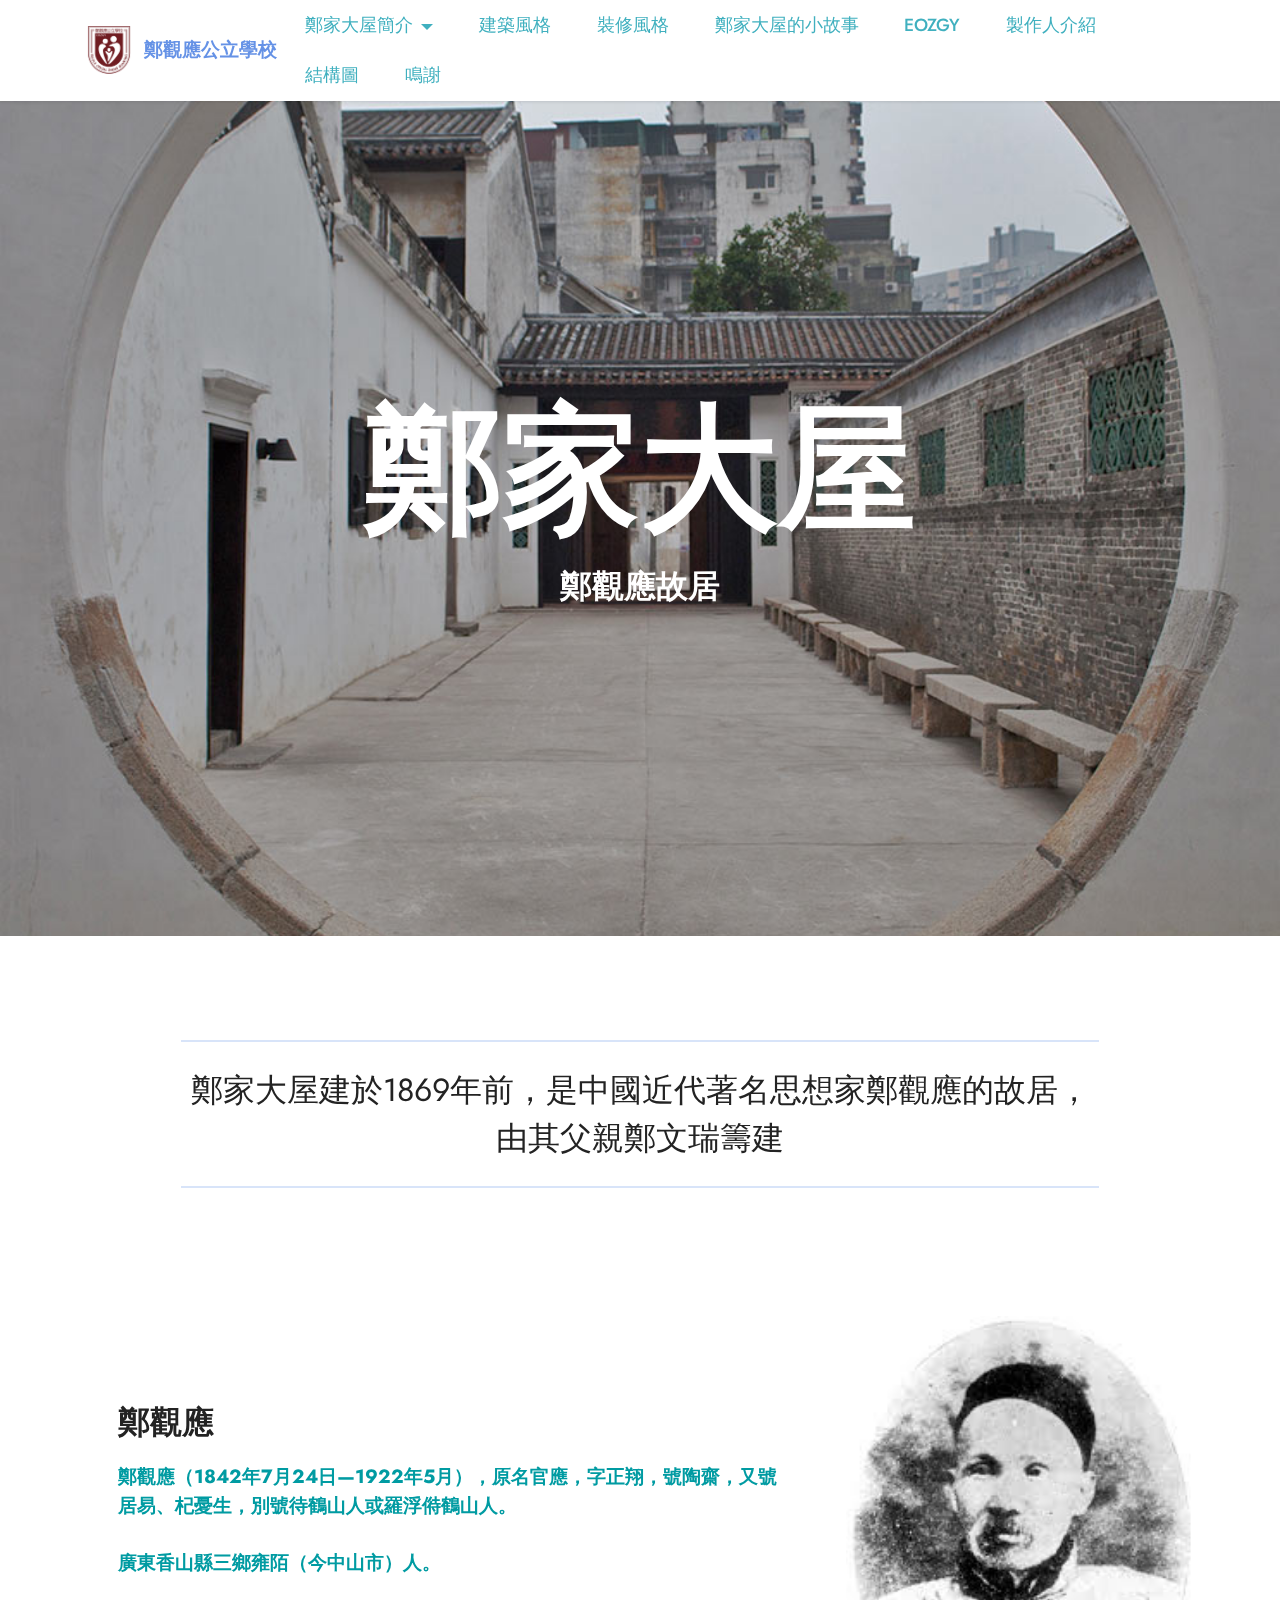
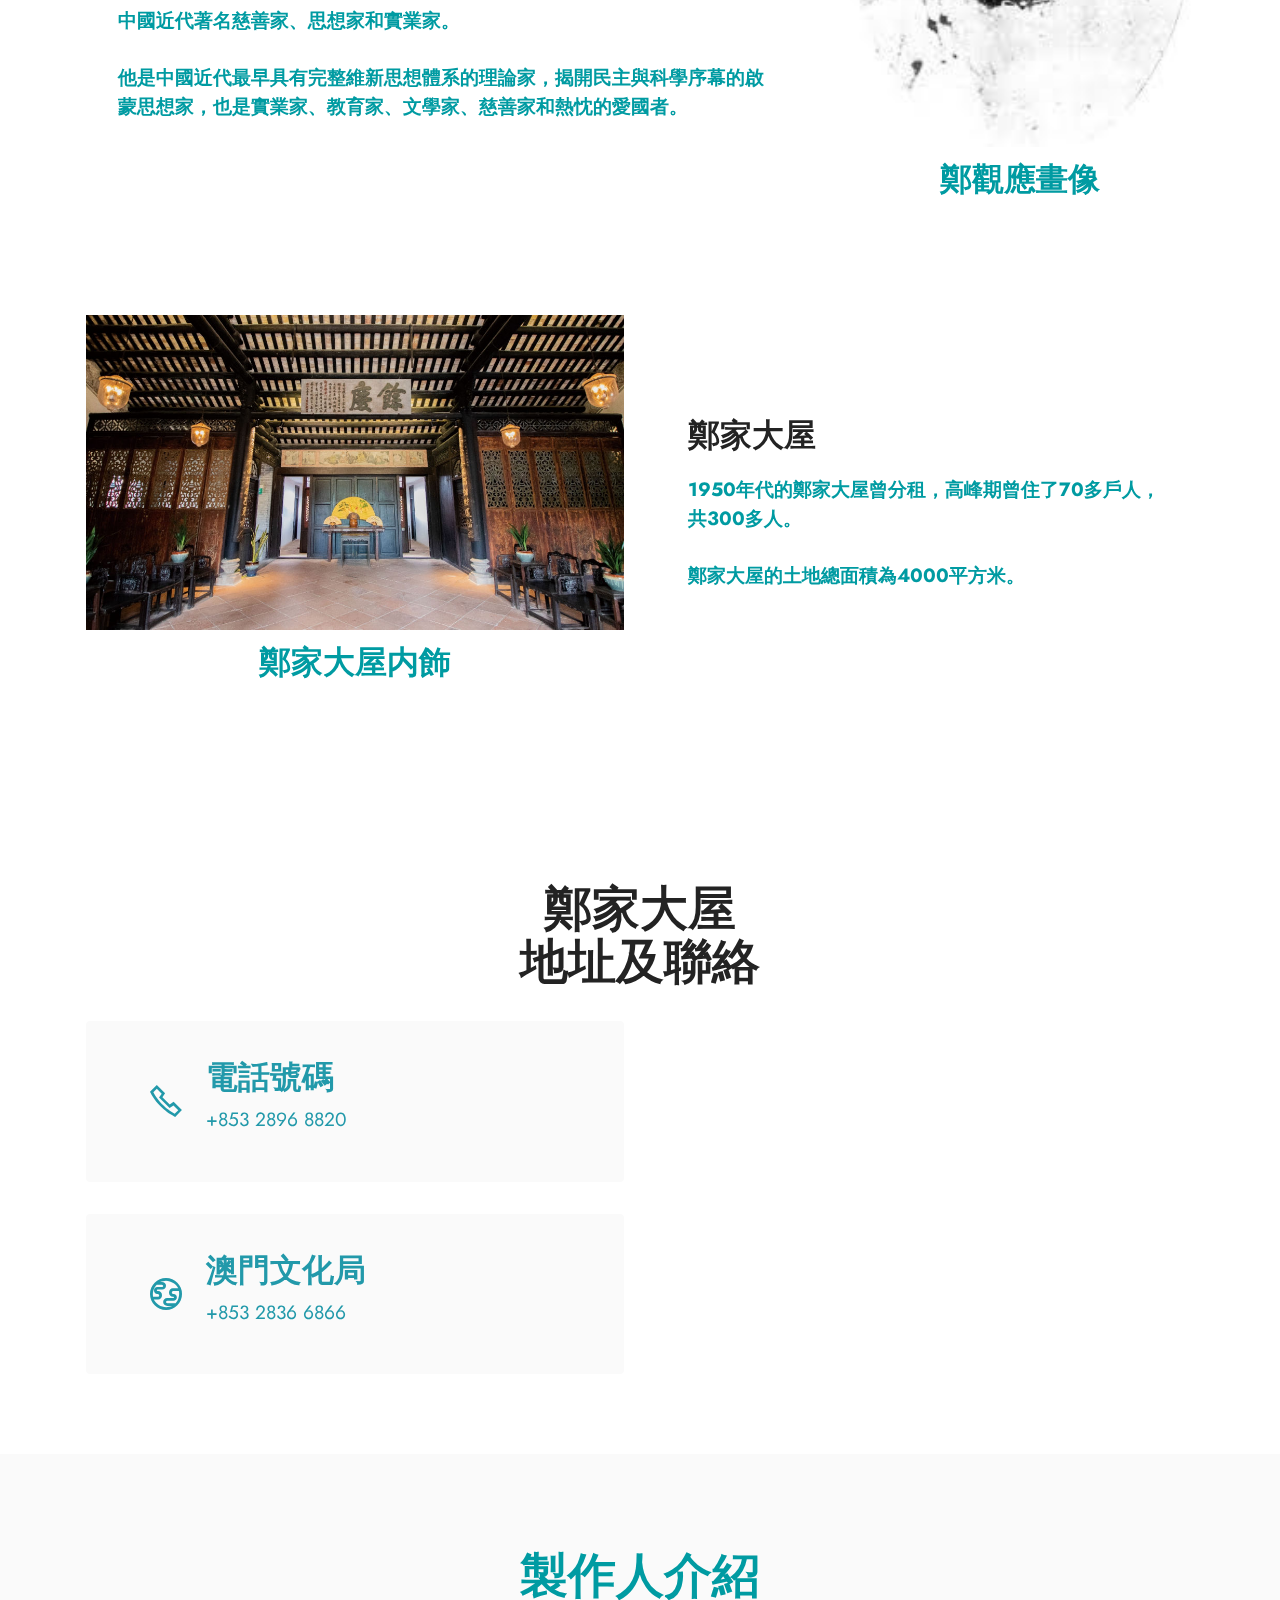
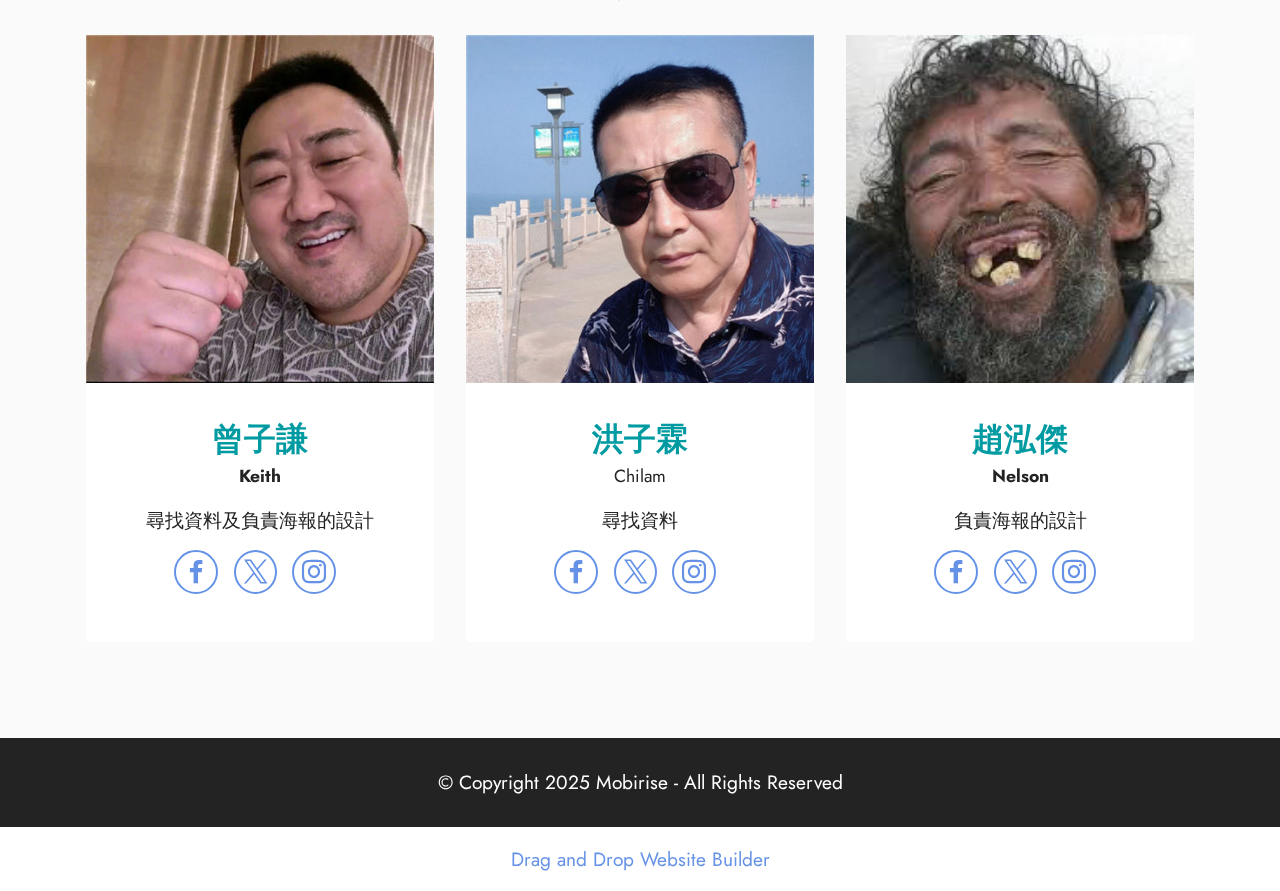
<file: index.html>
<!DOCTYPE html>
<html  >
<head>
  <!-- Site made with Mobirise Website Builder v5.9.18, https://mobirise.com -->
  <meta charset="UTF-8">
  <meta http-equiv="X-UA-Compatible" content="IE=edge">
  <meta name="generator" content="Mobirise v5.9.18, mobirise.com">
  <meta name="viewport" content="width=device-width, initial-scale=1, minimum-scale=1">
  <link rel="shortcut icon" href="assets/images/eozgy1-96x103.png" type="image/x-icon">
  <meta name="description" content="">
  
  
  <title>首頁</title>
  <link rel="stylesheet" href="assets/web/assets/mobirise-icons2/mobirise2.css">
  <link rel="stylesheet" href="assets/bootstrap/css/bootstrap.min.css">
  <link rel="stylesheet" href="assets/bootstrap/css/bootstrap-grid.min.css">
  <link rel="stylesheet" href="assets/bootstrap/css/bootstrap-reboot.min.css">
  <link rel="stylesheet" href="assets/parallax/jarallax.css">
  <link rel="stylesheet" href="assets/dropdown/css/style.css">
  <link rel="stylesheet" href="assets/socicon/css/styles.css">
  <link rel="stylesheet" href="assets/theme/css/style.css">
  <link rel="preload" href="https://fonts.googleapis.com/css?family=Jost:100,200,300,400,500,600,700,800,900,100i,200i,300i,400i,500i,600i,700i,800i,900i&display=swap" as="style" onload="this.onload=null;this.rel='stylesheet'">
  <noscript><link rel="stylesheet" href="https://fonts.googleapis.com/css?family=Jost:100,200,300,400,500,600,700,800,900,100i,200i,300i,400i,500i,600i,700i,800i,900i&display=swap"></noscript>
  <link rel="preload" as="style" href="assets/mobirise/css/mbr-additional.css?v=PtKtIa"><link rel="stylesheet" href="assets/mobirise/css/mbr-additional.css?v=PtKtIa" type="text/css">

  
  
  
</head>
<body>
  
  <section data-bs-version="5.1" class="menu menu2 cid-udyU09KcCY" once="menu" id="menu2-0">
    
    <nav class="navbar navbar-dropdown navbar-fixed-top navbar-expand-lg">
        <div class="container">
            <div class="navbar-brand">
                <span class="navbar-logo">
                    <a href="https://mobiri.se">
                        <img src="assets/images/eozgy1-96x103.png" alt="Mobirise Website Builder" style="height: 3rem;">
                    </a>
                </span>
                <span class="navbar-caption-wrap"><a class="navbar-caption text-primary display-7" href="https://mobiri.se">鄭觀應公立學校&nbsp;<br></a></span>
            </div>
            <button class="navbar-toggler" type="button" data-toggle="collapse" data-bs-toggle="collapse" data-target="#navbarSupportedContent" data-bs-target="#navbarSupportedContent" aria-controls="navbarNavAltMarkup" aria-expanded="false" aria-label="Toggle navigation">
                <div class="hamburger">
                    <span></span>
                    <span></span>
                    <span></span>
                    <span></span>
                </div>
            </button>
            <div class="collapse navbar-collapse" id="navbarSupportedContent">
                <ul class="navbar-nav nav-dropdown nav-right" data-app-modern-menu="true"><li class="nav-item dropdown"><a class="nav-link link dropdown-toggle text-success display-4" href="index.html#testimonials1-5" data-toggle="dropdown-submenu" data-bs-toggle="dropdown" data-bs-auto-close="outside" aria-expanded="false">鄭家大屋簡介</a><div class="dropdown-menu" aria-labelledby="dropdown-176"><a class="dropdown-item text-success text-primary display-4" href="page9.html#header6-2i">世界文化遺產</a><a class="text-success dropdown-item text-primary display-4" href="page1.html#header6-g">鄭家大屋的由來</a><a class="text-success show dropdown-item text-primary display-4" href="index.html#header6-1">首頁</a></div></li>
                    <li class="nav-item"><a class="nav-link link text-success text-primary display-4" href="page2.html#header6-p">建築風格</a></li>
                    <li class="nav-item"><a class="nav-link link text-success text-primary display-4" href="page3.html#header6-y">裝修風格</a>
                    </li><li class="nav-item"><a class="nav-link link text-success text-primary display-4" href="page6.html#header6-20">鄭家大屋的小故事</a></li><li class="nav-item"><a class="nav-link link text-success text-primary display-4" href="page5.html#header6-1h">EOZGY</a></li><li class="nav-item"><a class="nav-link link text-success text-primary display-4" href="page4.html#header6-1f">製作人介紹</a></li><li class="nav-item"><a class="nav-link link text-success text-primary display-4" href="page7.html#slider1-2m">結構圖</a></li><li class="nav-item"><a class="nav-link link text-success text-primary display-4" href="page8.html#header6-2b">鳴謝</a></li></ul>
                
                
            </div>
        </div>
    </nav>
</section>

<section data-bs-version="5.1" class="header6 cid-udyU2ekFEF mbr-fullscreen mbr-parallax-background" id="header6-1">

    

    
    <div class="mbr-overlay" style="opacity: 0; background-color: rgb(68, 121, 217);"></div>

    <div class="align-center container-fluid">
        <div class="row justify-content-center">
            <div class="col-12 col-lg-10">
                <h1 class="mbr-section-title mbr-fonts-style mbr-white mb-3 display-1"><strong>鄭家大屋</strong></h1>
                <h2 class="mbr-section-subtitle mbr-fonts-style mbr-white mb-3 display-5"><strong>鄭觀應故居</strong></h2>
                
                
            </div>
        </div>
    </div>
</section>

<section data-bs-version="5.1" class="content6 cid-udyU416xLd" id="content6-2">
    
    <div class="container">
        <div class="row justify-content-center">
            <div class="col-md-12 col-lg-10">
                <hr class="line">
                <p class="mbr-text align-center mbr-fonts-style my-4 display-5">鄭家大屋建於1869年前，是中國近代著名思想家鄭觀應的故居，由其父親鄭文瑞籌建</p>
                <hr class="line">
            </div>
        </div>
    </div>
</section>

<section data-bs-version="5.1" class="image2 cid-ufEVVrClvh" id="image2-2f">
    

    
    

    <div class="container">
        <div class="row align-items-center">
            <div class="col-12 col-lg-4">
                <div class="image-wrapper">
                    <img src="assets/images/455454545-202x250.jpg" alt="Mobirise Website Builder">
                    <p class="mbr-description mbr-fonts-style mt-2 align-center display-5"><strong>鄭觀應畫像</strong></p>
                </div>
            </div>
            <div class="col-12 col-lg">
                <div class="text-wrapper">
                    <h3 class="mbr-section-title mbr-fonts-style mb-3 display-5"><strong>鄭觀應</strong></h3>
                    <p class="mbr-text mbr-fonts-style display-7"><strong>鄭觀應（1842年7月24日—1922年5月），原名官應，字正翔，號陶齋，又號居易、杞憂生，別號待鶴山人或羅浮偫鶴山人。<br><br>廣東香山縣三鄉雍陌（今中山市）人。<br><br>中國近代著名慈善家、思想家和實業家。<br><br>他是中國近代最早具有完整維新思想體系的理論家，揭開民主與科學序幕的啟蒙思想家，也是實業家、教育家、文學家、慈善家和熱忱的愛國者。</strong></p>
                </div>
            </div>
        </div>
    </div>
</section>

<section data-bs-version="5.1" class="image1 cid-ufEXml6ZH4" id="image1-2h">
    

    
    

    <div class="container">
        <div class="row align-items-center">
            <div class="col-12 col-lg-6">
                <div class="image-wrapper">
                    <img src="assets/images/1221212-1036x608.jpg" alt="Mobirise Website Builder">
                    <p class="mbr-description mbr-fonts-style pt-2 align-center display-5"><strong>鄭家大屋内飾</strong></p>
                </div>
            </div>
            <div class="col-12 col-lg">
                <div class="text-wrapper">
                    <h3 class="mbr-section-title mbr-fonts-style mb-3 display-5"><strong>鄭家大屋</strong><strong><br></strong></h3>
                    <p class="mbr-text mbr-fonts-style display-7"><strong>1950年代的鄭家大屋曾分租，高峰期曾住了70多戶人，共300多人。</strong><br><br><strong>鄭家大屋的土地總面積為4000平方米。<br></strong></p>
                </div>
            </div>
        </div>
    </div>
</section>

<section data-bs-version="5.1" class="contacts3 map1 cid-udyUd5o3Wn" id="contacts3-4">

    

    
    
    <div class="container">
        <div class="mbr-section-head">
            <h3 class="mbr-section-title mbr-fonts-style align-center mb-0 display-2"><strong><br>鄭家大屋</strong><br><strong>地址及聯絡</strong></h3>
            
        </div>
        <div class="row justify-content-center mt-4">
            <div class="card col-12 col-md-6">
                <div class="card-wrapper">
                    <div class="image-wrapper">
                        <span class="mbr-iconfont mobi-mbri-phone mobi-mbri" style="color: rgb(34, 153, 170); fill: rgb(34, 153, 170);"></span>
                    </div>
                    <div class="text-wrapper">
                        <h6 class="card-title mbr-fonts-style mb-1 display-5"><strong>電話號碼</strong></h6>
                        <p class="mbr-text mbr-fonts-style display-7">+853 2896 8820</p>
                    </div>
                </div>
                <div class="card-wrapper">
                    <div class="image-wrapper">
                        <span class="mbr-iconfont mobi-mbri-globe mobi-mbri" style="color: rgb(34, 153, 170); fill: rgb(34, 153, 170);"></span>
                    </div>
                    <div class="text-wrapper">
                        <h6 class="card-title mbr-fonts-style mb-1 display-5"><strong>澳門文化局</strong></h6>
                        <p class="mbr-text mbr-fonts-style display-7">+853 2836 6866</p>
                    </div>
                </div>
            </div>
            <div class="map-wrapper col-12 col-md-6">
                <div class="google-map"><iframe frameborder="0" style="border:0" src="https://www.google.com/maps/embed/v1/place?key=AIzaSyBQ55g-IgRRgXrd803PTWDTb7kd6aAitNQ&amp;q=澳門Antonio da Silva10 Travessa de" allowfullscreen=""></iframe></div>
            </div>
        </div>
    </div>
</section>

<section data-bs-version="5.1" class="team1 cid-ufxDmWklWa" id="team1-d">
    

    
    
    <div class="container">
        <div class="row justify-content-center">
            <div class="col-12">
                <h3 class="mbr-section-title mbr-fonts-style align-center mb-4 display-2"><strong>製作人介紹</strong></h3>
                
            </div>
            <div class="col-sm-6 col-lg-4">
                <div class="card-wrap">
                    <div class="image-wrap">
                        <img src="assets/images/11212122-400x400.jpg" alt="Mobirise Website Builder">
                    </div>
                    <div class="content-wrap">
                        <h5 class="mbr-section-title card-title mbr-fonts-style align-center m-0 display-5"><strong>曾子謙</strong></h5>
                        <h6 class="mbr-role mbr-fonts-style align-center mb-3 display-4"><strong>Keith</strong></h6>
                        <p class="card-text mbr-fonts-style align-center display-7">尋找資料及負責海報的設計</p>
                        <div class="social-row display-7">
                            <div class="soc-item">
                                <a href="https://www.facebook.com/Mobirise/" target="_blank">
                                    <span class="mbr-iconfont socicon socicon-facebook"></span>
                                </a>
                            </div>
                            <div class="soc-item">
                                <a href="https://twitter.com/mobirise" target="_blank">
                                    <span class="mbr-iconfont socicon socicon-twitter"></span>
                                </a>
                            </div>
                            <div class="soc-item">
                                <a href="https://instagram.com/mobirise" target="_blank">
                                    <span class="mbr-iconfont socicon socicon-instagram"></span>
                                </a>
                            </div>
                            
                            
                        </div>
                        
                    </div>
                </div>
            </div>

            <div class="col-sm-6 col-lg-4">
                <div class="card-wrap">
                    <div class="image-wrap">
                        <img src="assets/images/23233323-400x400.jpg" alt="Mobirise Website Builder">
                    </div>
                    <div class="content-wrap">
                        <h5 class="mbr-section-title card-title mbr-fonts-style align-center m-0 display-5"><strong>洪子霖</strong></h5>
                        <h6 class="mbr-role mbr-fonts-style align-center mb-3 display-4">Chilam</h6>
                        <p class="card-text mbr-fonts-style align-center display-7">尋找資料</p>
                        <div class="social-row display-7">
                            <div class="soc-item">
                                <a href="https://www.facebook.com/Mobirise/" target="_blank">
                                    <span class="mbr-iconfont socicon socicon-facebook"></span>
                                </a>
                            </div>
                            <div class="soc-item">
                                <a href="https://twitter.com/mobirise" target="_blank">
                                    <span class="mbr-iconfont socicon socicon-twitter"></span>
                                </a>
                            </div>
                            <div class="soc-item">
                                <a href="https://instagram.com/mobirise" target="_blank">
                                    <span class="mbr-iconfont socicon socicon-instagram"></span>
                                </a>
                            </div>
                            
                            
                        </div>
                        
                    </div>
                </div>
            </div>

            <div class="col-sm-6 col-lg-4">
                <div class="card-wrap">
                    <div class="image-wrap">
                        <img src="assets/images/454545545-200x200.jpg" alt="Mobirise Website Builder">
                    </div>
                    <div class="content-wrap">
                        <h5 class="mbr-section-title card-title mbr-fonts-style align-center m-0 display-5"><strong>趙泓傑</strong></h5>
                        <h6 class="mbr-role mbr-fonts-style align-center mb-3 display-4"><strong>Nelson</strong></h6>
                        <p class="card-text mbr-fonts-style align-center display-7">負責海報的設計</p>
                        <div class="social-row display-7">
                            <div class="soc-item">
                                <a href="https://www.facebook.com/Mobirise/" target="_blank">
                                    <span class="mbr-iconfont socicon socicon-facebook"></span>
                                </a>
                            </div>
                            <div class="soc-item">
                                <a href="https://twitter.com/mobirise" target="_blank">
                                    <span class="mbr-iconfont socicon socicon-twitter"></span>
                                </a>
                            </div>
                            <div class="soc-item">
                                <a href="https://instagram.com/mobirise" target="_blank">
                                    <span class="mbr-iconfont socicon socicon-instagram"></span>
                                </a>
                            </div>
                            
                            
                        </div>
                        
                    </div>
                </div>
            </div>

            
        </div>
    </div>
</section>

<section data-bs-version="5.1" class="footer7 cid-ufxKdcPZ4k" once="footers" id="footer7-1m">

    

    

    <div class="container">
        <div class="media-container-row align-center mbr-white">
            <div class="col-12">
                <p class="mbr-text mb-0 mbr-fonts-style display-7">
                    © Copyright 2025 Mobirise - All Rights Reserved
                </p>
            </div>
        </div>
    </div>
</section><section class="display-7" style="padding: 0;align-items: center;justify-content: center;flex-wrap: wrap;    align-content: center;display: flex;position: relative;height: 4rem;"><a href="https://mobiri.se/2888951" style="flex: 1 1;height: 4rem;position: absolute;width: 100%;z-index: 1;"><img alt="" style="height: 4rem;" src="[data-uri]"></a><p style="margin: 0;text-align: center;" class="display-7">&#8204;</p><a style="z-index:1" href="https://mobirise.com/drag-drop-website-builder.html">Drag and Drop Website Builder</a></section><script src="assets/bootstrap/js/bootstrap.bundle.min.js"></script>  <script src="assets/parallax/jarallax.js"></script>  <script src="assets/smoothscroll/smooth-scroll.js"></script>  <script src="assets/ytplayer/index.js"></script>  <script src="assets/dropdown/js/navbar-dropdown.js"></script>  <script src="assets/theme/js/script.js"></script>  
  
  
</body>
</html>
</file>
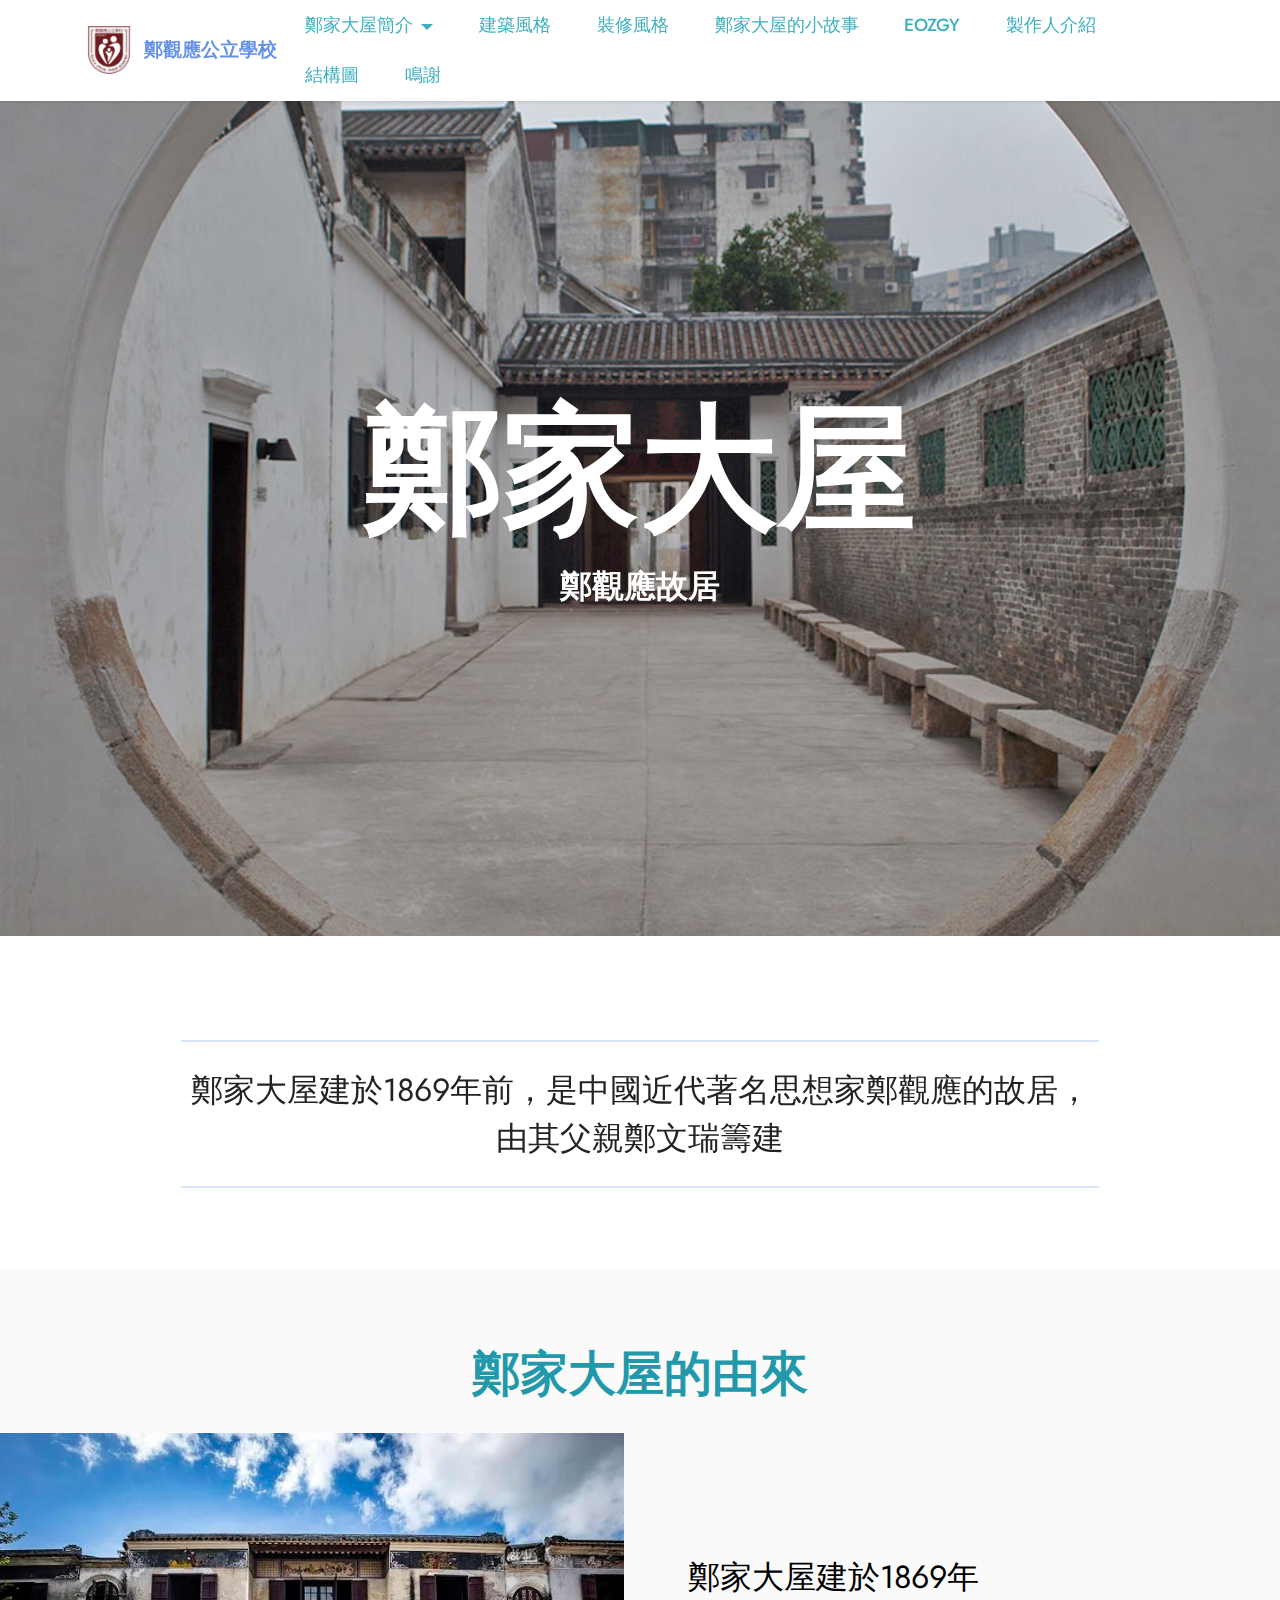
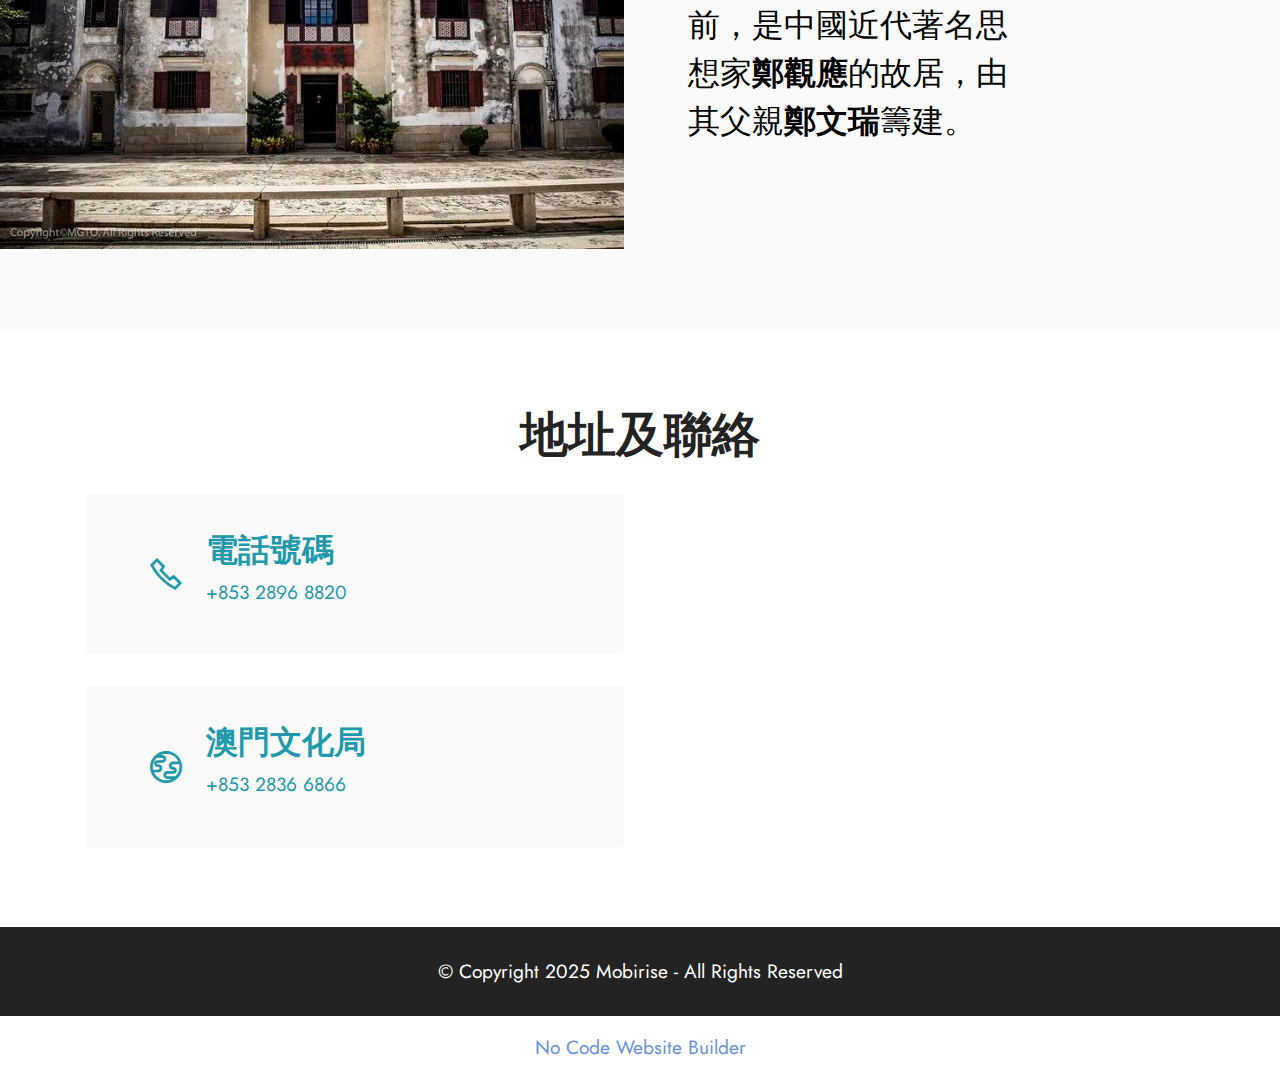
<file: page1.html>
<!DOCTYPE html>
<html  >
<head>
  <!-- Site made with Mobirise Website Builder v5.9.18, https://mobirise.com -->
  <meta charset="UTF-8">
  <meta http-equiv="X-UA-Compatible" content="IE=edge">
  <meta name="generator" content="Mobirise v5.9.18, mobirise.com">
  <meta name="viewport" content="width=device-width, initial-scale=1, minimum-scale=1">
  <link rel="shortcut icon" href="assets/images/eozgy1-96x103.png" type="image/x-icon">
  <meta name="description" content="">
  
  
  <title>鄭家大屋的由來</title>
  <link rel="stylesheet" href="assets/web/assets/mobirise-icons2/mobirise2.css">
  <link rel="stylesheet" href="assets/bootstrap/css/bootstrap.min.css">
  <link rel="stylesheet" href="assets/bootstrap/css/bootstrap-grid.min.css">
  <link rel="stylesheet" href="assets/bootstrap/css/bootstrap-reboot.min.css">
  <link rel="stylesheet" href="assets/parallax/jarallax.css">
  <link rel="stylesheet" href="assets/dropdown/css/style.css">
  <link rel="stylesheet" href="assets/socicon/css/styles.css">
  <link rel="stylesheet" href="assets/theme/css/style.css">
  <link rel="preload" href="https://fonts.googleapis.com/css?family=Jost:100,200,300,400,500,600,700,800,900,100i,200i,300i,400i,500i,600i,700i,800i,900i&display=swap" as="style" onload="this.onload=null;this.rel='stylesheet'">
  <noscript><link rel="stylesheet" href="https://fonts.googleapis.com/css?family=Jost:100,200,300,400,500,600,700,800,900,100i,200i,300i,400i,500i,600i,700i,800i,900i&display=swap"></noscript>
  <link rel="preload" as="style" href="assets/mobirise/css/mbr-additional.css?v=wUZKVs"><link rel="stylesheet" href="assets/mobirise/css/mbr-additional.css?v=wUZKVs" type="text/css">

  
  
  
</head>
<body>
  
  <section data-bs-version="5.1" class="menu menu2 cid-ufxHBduSVo" once="menu" id="menu2-f">
    
    <nav class="navbar navbar-dropdown navbar-fixed-top navbar-expand-lg">
        <div class="container">
            <div class="navbar-brand">
                <span class="navbar-logo">
                    <a href="https://mobiri.se">
                        <img src="assets/images/eozgy1-96x103.png" alt="Mobirise Website Builder" style="height: 3rem;">
                    </a>
                </span>
                <span class="navbar-caption-wrap"><a class="navbar-caption text-primary display-7" href="https://mobiri.se">鄭觀應公立學校&nbsp;<br></a></span>
            </div>
            <button class="navbar-toggler" type="button" data-toggle="collapse" data-bs-toggle="collapse" data-target="#navbarSupportedContent" data-bs-target="#navbarSupportedContent" aria-controls="navbarNavAltMarkup" aria-expanded="false" aria-label="Toggle navigation">
                <div class="hamburger">
                    <span></span>
                    <span></span>
                    <span></span>
                    <span></span>
                </div>
            </button>
            <div class="collapse navbar-collapse" id="navbarSupportedContent">
                <ul class="navbar-nav nav-dropdown nav-right" data-app-modern-menu="true"><li class="nav-item dropdown"><a class="nav-link link dropdown-toggle text-success display-4" href="index.html#testimonials1-5" data-toggle="dropdown-submenu" data-bs-toggle="dropdown" data-bs-auto-close="outside" aria-expanded="false">鄭家大屋簡介</a><div class="dropdown-menu" aria-labelledby="dropdown-176"><a class="dropdown-item text-success text-primary display-4" href="page9.html#header6-2i">世界文化遺產</a><a class="text-success dropdown-item text-primary display-4" href="page1.html#header6-g">鄭家大屋的由來</a><a class="text-success show dropdown-item text-primary display-4" href="index.html#header6-1">首頁</a></div></li>
                    <li class="nav-item"><a class="nav-link link text-success text-primary display-4" href="page2.html#header6-p">建築風格</a></li>
                    <li class="nav-item"><a class="nav-link link text-success text-primary display-4" href="page3.html#header6-y">裝修風格</a>
                    </li><li class="nav-item"><a class="nav-link link text-success text-primary display-4" href="page6.html#header6-20">鄭家大屋的小故事</a></li><li class="nav-item"><a class="nav-link link text-success text-primary display-4" href="page5.html#header6-1h">EOZGY</a></li><li class="nav-item"><a class="nav-link link text-success text-primary display-4" href="page4.html#header6-1f">製作人介紹</a></li><li class="nav-item"><a class="nav-link link text-success text-primary display-4" href="page7.html#slider1-2m">結構圖</a></li><li class="nav-item"><a class="nav-link link text-success text-primary display-4" href="page8.html#header6-2b">鳴謝</a></li></ul>
                
                
            </div>
        </div>
    </nav>
</section>

<section data-bs-version="5.1" class="header6 cid-ufxHBe90xU mbr-fullscreen mbr-parallax-background" id="header6-g">

    

    
    <div class="mbr-overlay" style="opacity: 0; background-color: rgb(68, 121, 217);"></div>

    <div class="align-center container-fluid">
        <div class="row justify-content-center">
            <div class="col-12 col-lg-10">
                <h1 class="mbr-section-title mbr-fonts-style mbr-white mb-3 display-1"><strong>鄭家大屋</strong></h1>
                <h2 class="mbr-section-subtitle mbr-fonts-style mbr-white mb-3 display-5"><strong>鄭觀應故居</strong></h2>
                
                
            </div>
        </div>
    </div>
</section>

<section data-bs-version="5.1" class="content6 cid-ufxHBeEoJc" id="content6-h">
    
    <div class="container">
        <div class="row justify-content-center">
            <div class="col-md-12 col-lg-10">
                <hr class="line">
                <p class="mbr-text align-center mbr-fonts-style my-4 display-5">鄭家大屋建於1869年前，是中國近代著名思想家鄭觀應的故居，由其父親鄭文瑞籌建</p>
                <hr class="line">
            </div>
        </div>
    </div>
</section>

<section data-bs-version="5.1" class="testimonials1 cid-ufxHBeWWpE" id="testimonials1-i">
    

    
    
    <div>
        <h3 class="mbr-section-title mbr-fonts-style align-center mb-4 display-2"><strong>鄭家大屋的由來</strong></h3>
        <div class="row align-items-center">
            <div class="col-12 col-md-6">
                <div class="image-wrapper">
                    <img src="assets/images/030303.jpeg" alt="Mobirise Website Builder">
                </div>
            </div>
            <div class="col-12 col-md col-lg-4">
                <div class="text-wrapper">
                    <p class="mbr-text mbr-fonts-style mb-4 display-5"><br>鄭家大屋建於1869年前，是中國近代著名思想家<strong>鄭觀應</strong>的故居，由其父親<strong>鄭文瑞</strong>籌建。</p>
                    
                    
                </div>
            </div>
        </div>
    </div>
</section>

<section data-bs-version="5.1" class="contacts3 map1 cid-ufxHBgBFZ2" id="contacts3-l">

    

    
    
    <div class="container">
        <div class="mbr-section-head">
            <h3 class="mbr-section-title mbr-fonts-style align-center mb-0 display-2"><strong>地址及聯絡</strong></h3>
            
        </div>
        <div class="row justify-content-center mt-4">
            <div class="card col-12 col-md-6">
                <div class="card-wrapper">
                    <div class="image-wrapper">
                        <span class="mbr-iconfont mobi-mbri-phone mobi-mbri" style="color: rgb(34, 153, 170); fill: rgb(34, 153, 170);"></span>
                    </div>
                    <div class="text-wrapper">
                        <h6 class="card-title mbr-fonts-style mb-1 display-5"><strong>電話號碼</strong></h6>
                        <p class="mbr-text mbr-fonts-style display-7">+853 2896 8820</p>
                    </div>
                </div>
                <div class="card-wrapper">
                    <div class="image-wrapper">
                        <span class="mbr-iconfont mobi-mbri-globe mobi-mbri" style="color: rgb(34, 153, 170); fill: rgb(34, 153, 170);"></span>
                    </div>
                    <div class="text-wrapper">
                        <h6 class="card-title mbr-fonts-style mb-1 display-5"><strong>澳門文化局</strong></h6>
                        <p class="mbr-text mbr-fonts-style display-7">+853 2836 6866</p>
                    </div>
                </div>
            </div>
            <div class="map-wrapper col-12 col-md-6">
                <div class="google-map"><iframe frameborder="0" style="border:0" src="https://www.google.com/maps/embed/v1/place?key=AIzaSyAtXm0x23nRCgazjDV2Kl3GTHRP411ougQ&amp;q=澳門Antonio da Silva10 Travessa de" allowfullscreen=""></iframe></div>
            </div>
        </div>
    </div>
</section>

<section data-bs-version="5.1" class="footer7 cid-ufxKdcPZ4k" once="footers" id="footer7-1m">

    

    

    <div class="container">
        <div class="media-container-row align-center mbr-white">
            <div class="col-12">
                <p class="mbr-text mb-0 mbr-fonts-style display-7">
                    © Copyright 2025 Mobirise - All Rights Reserved
                </p>
            </div>
        </div>
    </div>
</section><section class="display-7" style="padding: 0;align-items: center;justify-content: center;flex-wrap: wrap;    align-content: center;display: flex;position: relative;height: 4rem;"><a href="https://mobiri.se/2888951" style="flex: 1 1;height: 4rem;position: absolute;width: 100%;z-index: 1;"><img alt="" style="height: 4rem;" src="[data-uri]"></a><p style="margin: 0;text-align: center;" class="display-7">&#8204;</p><a style="z-index:1" href="https://mobirise.com/builder/no-code-website-builder.html">No Code Website Builder</a></section><script src="assets/bootstrap/js/bootstrap.bundle.min.js"></script>  <script src="assets/parallax/jarallax.js"></script>  <script src="assets/smoothscroll/smooth-scroll.js"></script>  <script src="assets/ytplayer/index.js"></script>  <script src="assets/dropdown/js/navbar-dropdown.js"></script>  <script src="assets/theme/js/script.js"></script>  
  
  
</body>
</html>
</file>
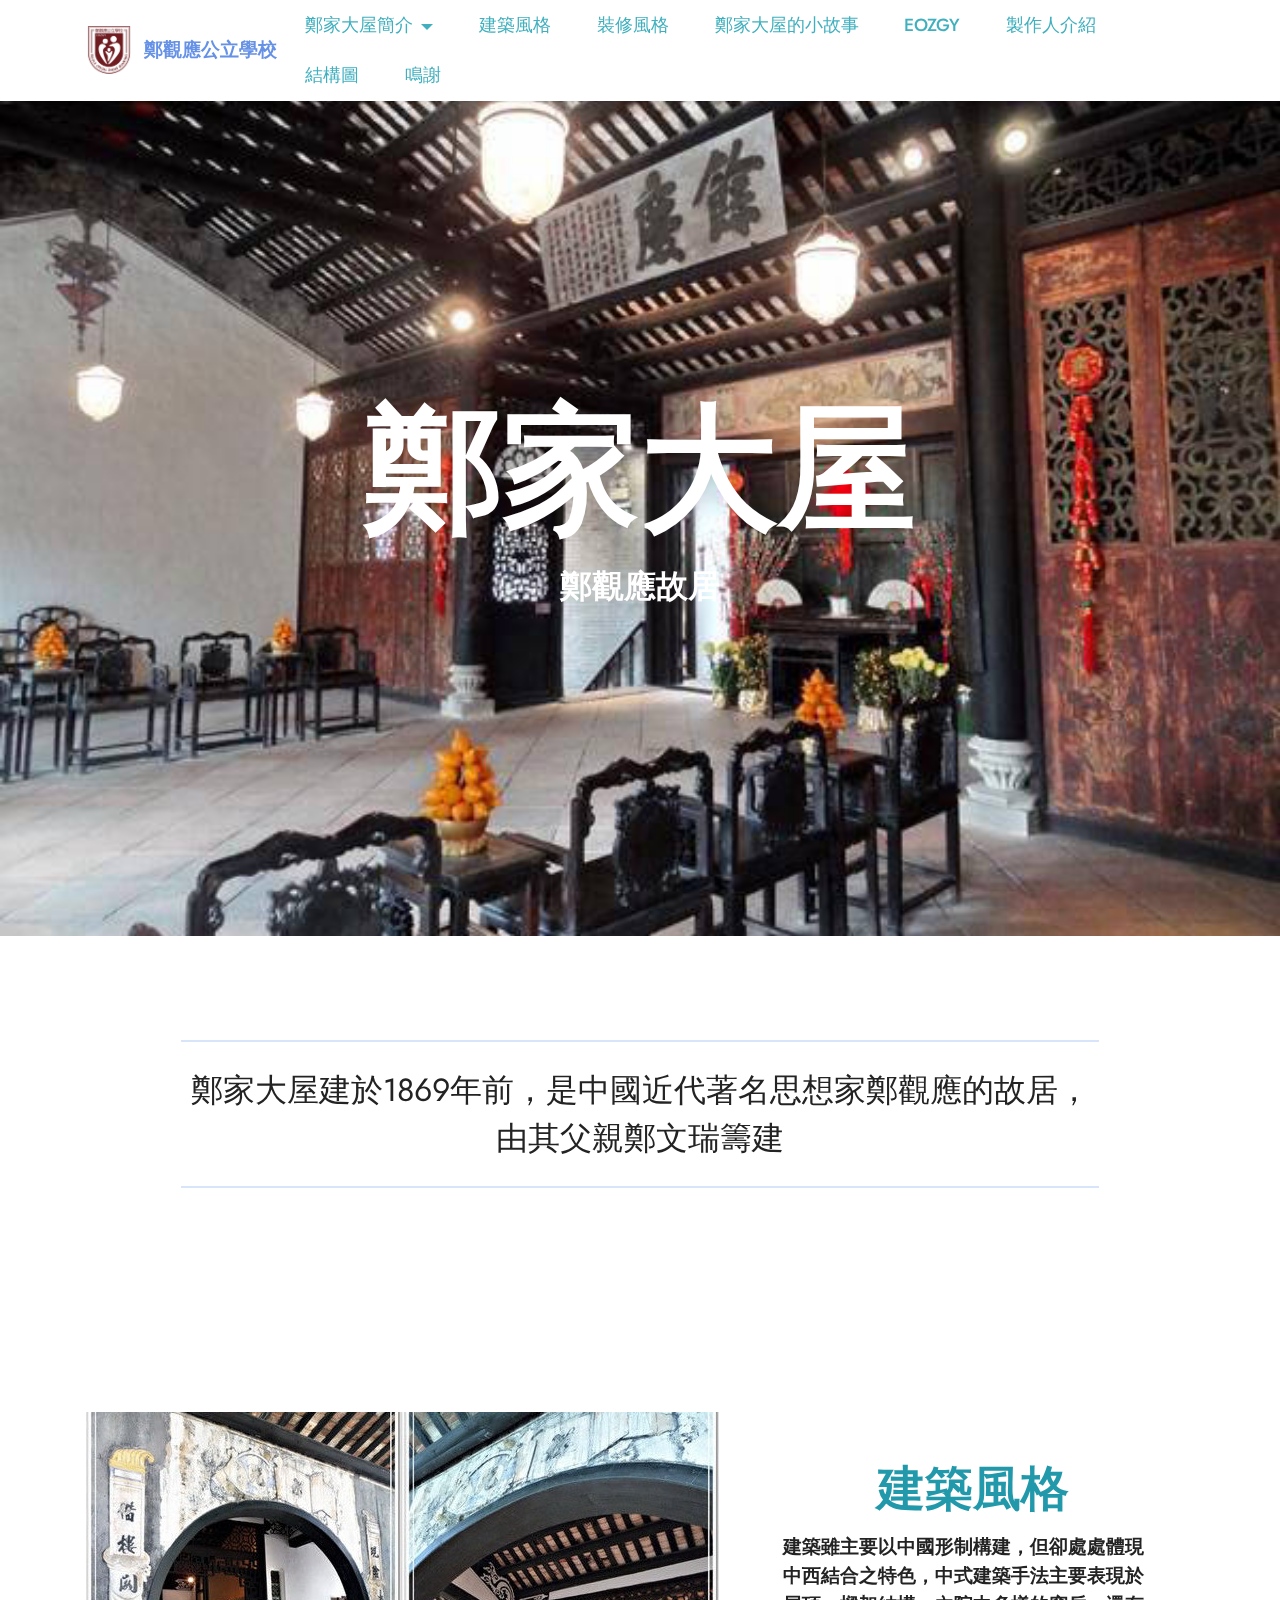
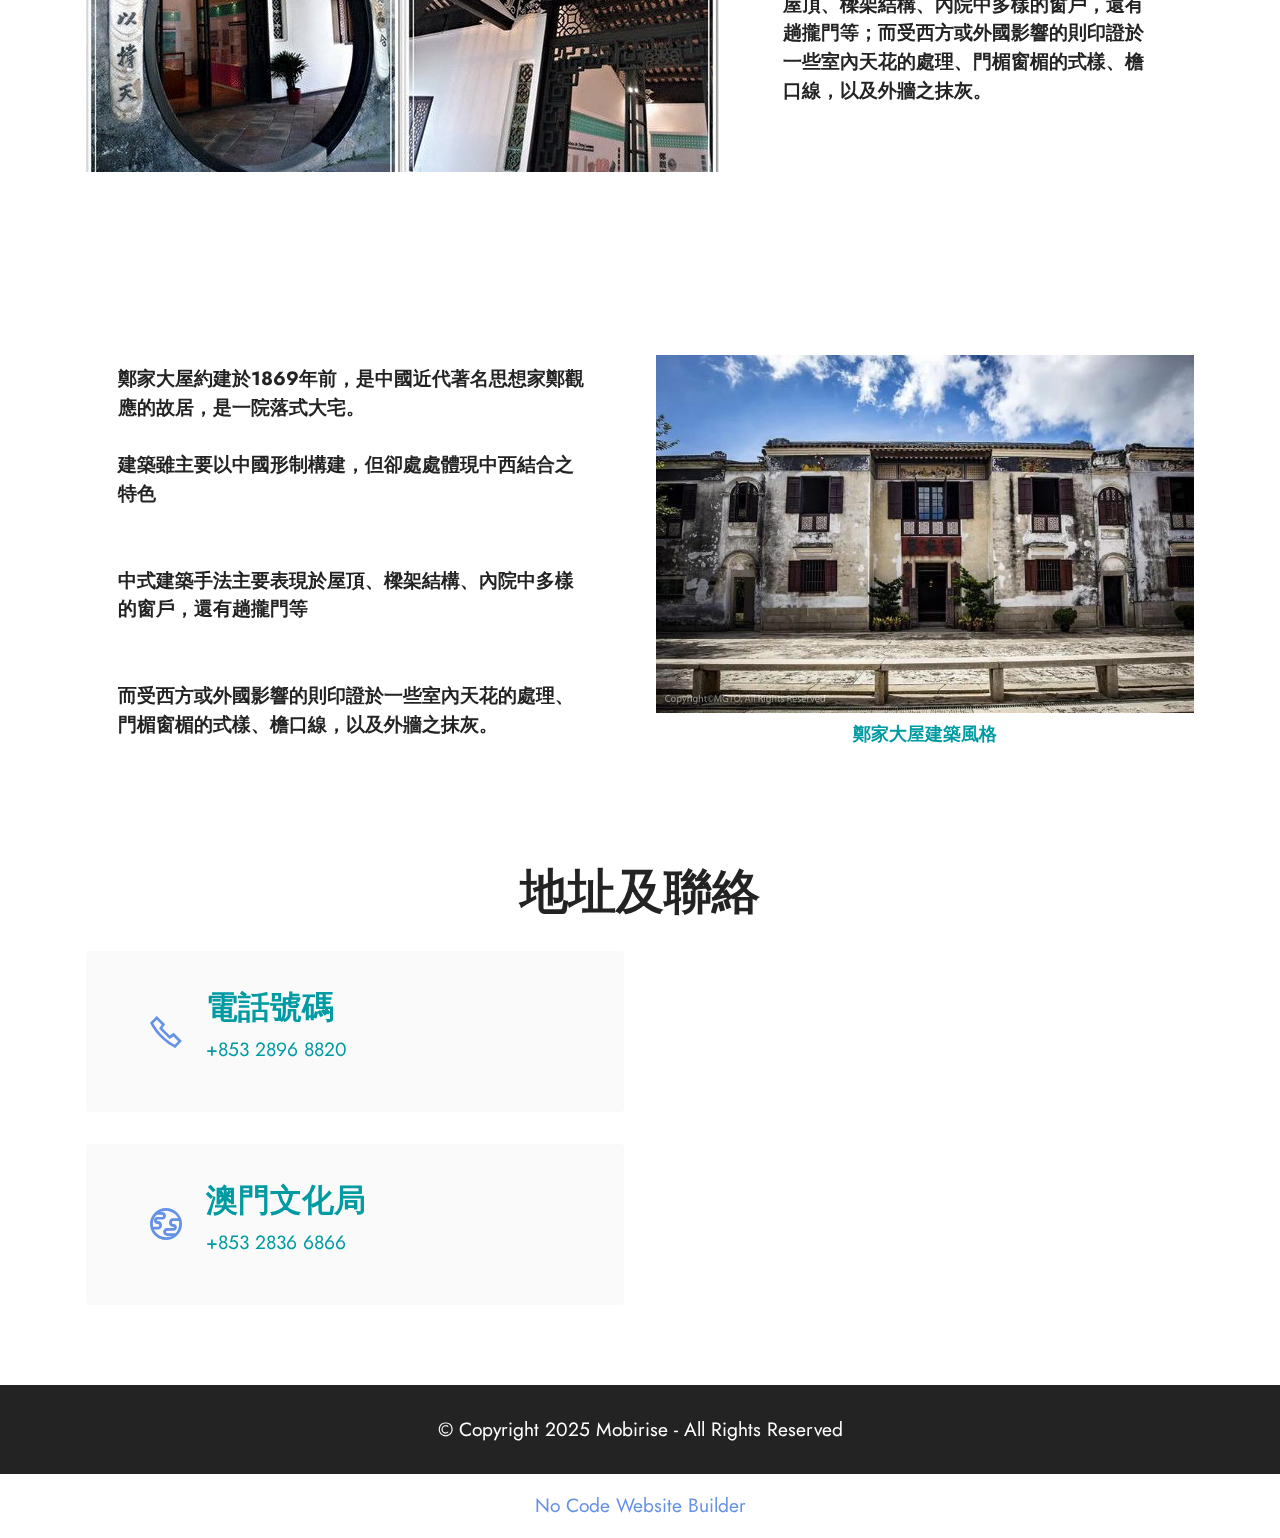
<file: page2.html>
<!DOCTYPE html>
<html  >
<head>
  <!-- Site made with Mobirise Website Builder v5.9.18, https://mobirise.com -->
  <meta charset="UTF-8">
  <meta http-equiv="X-UA-Compatible" content="IE=edge">
  <meta name="generator" content="Mobirise v5.9.18, mobirise.com">
  <meta name="viewport" content="width=device-width, initial-scale=1, minimum-scale=1">
  <link rel="shortcut icon" href="assets/images/eozgy1-96x103.png" type="image/x-icon">
  <meta name="description" content="">
  
  
  <title>建築風格</title>
  <link rel="stylesheet" href="assets/web/assets/mobirise-icons2/mobirise2.css">
  <link rel="stylesheet" href="assets/bootstrap/css/bootstrap.min.css">
  <link rel="stylesheet" href="assets/bootstrap/css/bootstrap-grid.min.css">
  <link rel="stylesheet" href="assets/bootstrap/css/bootstrap-reboot.min.css">
  <link rel="stylesheet" href="assets/parallax/jarallax.css">
  <link rel="stylesheet" href="assets/dropdown/css/style.css">
  <link rel="stylesheet" href="assets/socicon/css/styles.css">
  <link rel="stylesheet" href="assets/theme/css/style.css">
  <link rel="preload" href="https://fonts.googleapis.com/css?family=Jost:100,200,300,400,500,600,700,800,900,100i,200i,300i,400i,500i,600i,700i,800i,900i&display=swap" as="style" onload="this.onload=null;this.rel='stylesheet'">
  <noscript><link rel="stylesheet" href="https://fonts.googleapis.com/css?family=Jost:100,200,300,400,500,600,700,800,900,100i,200i,300i,400i,500i,600i,700i,800i,900i&display=swap"></noscript>
  <link rel="preload" as="style" href="assets/mobirise/css/mbr-additional.css?v=YmSBv6"><link rel="stylesheet" href="assets/mobirise/css/mbr-additional.css?v=YmSBv6" type="text/css">

  
  
  
</head>
<body>
  
  <section data-bs-version="5.1" class="menu menu2 cid-ufxHVaNd92" once="menu" id="menu2-o">
    
    <nav class="navbar navbar-dropdown navbar-fixed-top navbar-expand-lg">
        <div class="container">
            <div class="navbar-brand">
                <span class="navbar-logo">
                    <a href="https://mobiri.se">
                        <img src="assets/images/eozgy1-96x103.png" alt="Mobirise Website Builder" style="height: 3rem;">
                    </a>
                </span>
                <span class="navbar-caption-wrap"><a class="navbar-caption text-primary display-7" href="https://mobiri.se">鄭觀應公立學校&nbsp;<br></a></span>
            </div>
            <button class="navbar-toggler" type="button" data-toggle="collapse" data-bs-toggle="collapse" data-target="#navbarSupportedContent" data-bs-target="#navbarSupportedContent" aria-controls="navbarNavAltMarkup" aria-expanded="false" aria-label="Toggle navigation">
                <div class="hamburger">
                    <span></span>
                    <span></span>
                    <span></span>
                    <span></span>
                </div>
            </button>
            <div class="collapse navbar-collapse" id="navbarSupportedContent">
                <ul class="navbar-nav nav-dropdown nav-right" data-app-modern-menu="true"><li class="nav-item dropdown"><a class="nav-link link dropdown-toggle text-success display-4" href="index.html#testimonials1-5" data-toggle="dropdown-submenu" data-bs-toggle="dropdown" data-bs-auto-close="outside" aria-expanded="false">鄭家大屋簡介</a><div class="dropdown-menu" aria-labelledby="dropdown-176"><a class="dropdown-item text-success text-primary display-4" href="page9.html#header6-2i">世界文化遺產</a><a class="text-success dropdown-item text-primary display-4" href="page1.html#header6-g">鄭家大屋的由來</a><a class="text-success show dropdown-item text-primary display-4" href="index.html#header6-1">首頁</a></div></li>
                    <li class="nav-item"><a class="nav-link link text-success text-primary display-4" href="page2.html#header6-p">建築風格</a></li>
                    <li class="nav-item"><a class="nav-link link text-success text-primary display-4" href="page3.html#header6-y">裝修風格</a>
                    </li><li class="nav-item"><a class="nav-link link text-success text-primary display-4" href="page6.html#header6-20">鄭家大屋的小故事</a></li><li class="nav-item"><a class="nav-link link text-success text-primary display-4" href="page5.html#header6-1h">EOZGY</a></li><li class="nav-item"><a class="nav-link link text-success text-primary display-4" href="page4.html#header6-1f">製作人介紹</a></li><li class="nav-item"><a class="nav-link link text-success text-primary display-4" href="page7.html#slider1-2m">結構圖</a></li><li class="nav-item"><a class="nav-link link text-success text-primary display-4" href="page8.html#header6-2b">鳴謝</a></li></ul>
                
                
            </div>
        </div>
    </nav>
</section>

<section data-bs-version="5.1" class="header6 cid-ufxHVbl4Dx mbr-fullscreen mbr-parallax-background" id="header6-p">

    

    
    <div class="mbr-overlay" style="opacity: 0; background-color: rgb(68, 121, 217);"></div>

    <div class="align-center container-fluid">
        <div class="row justify-content-center">
            <div class="col-12 col-lg-10">
                <h1 class="mbr-section-title mbr-fonts-style mbr-white mb-3 display-1"><strong>鄭家大屋</strong></h1>
                <h2 class="mbr-section-subtitle mbr-fonts-style mbr-white mb-3 display-5"><strong>鄭觀應故居</strong></h2>
                
                
            </div>
        </div>
    </div>
</section>

<section data-bs-version="5.1" class="content6 cid-ufxHVbUS6Y" id="content6-q">
    
    <div class="container">
        <div class="row justify-content-center">
            <div class="col-md-12 col-lg-10">
                <hr class="line">
                <p class="mbr-text align-center mbr-fonts-style my-4 display-5">鄭家大屋建於1869年前，是中國近代著名思想家鄭觀應的故居，由其父親鄭文瑞籌建</p>
                <hr class="line">
            </div>
        </div>
    </div>
</section>

<section data-bs-version="5.1" class="image1 cid-ufxHVczGuI" id="image1-s">
    

    
    

    <div class="container">
        <div class="row align-items-center">
            <div class="col-12 col-lg-7">
                <div class="image-wrapper">
                    <img src="assets/images/1212-640x426.jpeg" alt="Mobirise Website Builder">
                    
                </div>
            </div>
            <div class="col-12 col-lg">
                <div class="text-wrapper">
                    <h3 class="mbr-section-title mbr-fonts-style mb-3 display-2"><strong>建築風格</strong></h3>
                    <p class="mbr-text mbr-fonts-style display-7"><strong>建築雖主要以中國形制構建，但卻處處體現中西結合之特色，中式建築手法主要表現於屋頂、樑架結構、內院中多樣的窗戶，還有趟攏門等；而受西方或外國影響的則印證於一些室內天花的處理、門楣窗楣的式樣、檐口線，以及外牆之抹灰。</strong></p>
                </div>
            </div>
        </div>
    </div>
</section>

<section data-bs-version="5.1" class="image2 cid-ufxSbB1Otq" id="image2-1s">
    

    
    

    <div class="container">
        <div class="row align-items-center">
            <div class="col-12 col-lg-6">
                <div class="image-wrapper">
                    <img src="assets/images/030303-720x480.jpg" alt="Mobirise Website Builder">
                    <p class="mbr-description mbr-fonts-style mt-2 align-center display-4"><strong>鄭家大屋建築風格</strong></p>
                </div>
            </div>
            <div class="col-12 col-lg">
                <div class="text-wrapper">
                    
                    <p class="mbr-text mbr-fonts-style display-7"><strong>鄭家大屋約建於1869年前，是中國近代著名思想家鄭觀應的故居，是一院落式大宅。</strong><br><strong> </strong><br><strong>建築雖主要以中國形制構建，但卻處處體現中西結合之特色</strong><br><strong><br></strong><br><strong>中式建築手法主要表現於屋頂、樑架結構、內院中多樣的窗戶，還有趟攏門等</strong><br><strong><br></strong><br><strong>而受西方或外國影響的則印證於一些室內天花的處理、門楣窗楣的式樣、檐口線，以及外牆之抹灰。</strong></p>
                </div>
            </div>
        </div>
    </div>
</section>

<section data-bs-version="5.1" class="contacts3 map1 cid-ufyAZyLqRG" id="contacts3-29">

    

    
    
    <div class="container">
        <div class="mbr-section-head">
            <h3 class="mbr-section-title mbr-fonts-style align-center mb-0 display-2"><strong>地址及聯絡</strong></h3>
            
        </div>
        <div class="row justify-content-center mt-4">
            <div class="card col-12 col-md-6">
                <div class="card-wrapper">
                    <div class="image-wrapper">
                        <span class="mbr-iconfont mobi-mbri-phone mobi-mbri"></span>
                    </div>
                    <div class="text-wrapper">
                        <h6 class="card-title mbr-fonts-style mb-1 display-5"><strong>電話號碼</strong></h6>
                        <p class="mbr-text mbr-fonts-style display-7">+853 2896 8820</p>
                    </div>
                </div>
                <div class="card-wrapper">
                    <div class="image-wrapper">
                        <span class="mbr-iconfont mobi-mbri-globe mobi-mbri"></span>
                    </div>
                    <div class="text-wrapper">
                        <h6 class="card-title mbr-fonts-style mb-1 display-5"><strong>澳門文化局</strong></h6>
                        <p class="mbr-text mbr-fonts-style display-7">+853 2836 6866</p>
                    </div>
                </div>
            </div>
            <div class="map-wrapper col-12 col-md-6">
                <div class="google-map"><iframe frameborder="0" style="border:0" src="https://www.google.com/maps/embed/v1/place?key=AIzaSyBQ55g-IgRRgXrd803PTWDTb7kd6aAitNQ&amp;q=澳門Antonio da Silva10 Travessa de" allowfullscreen=""></iframe></div>
            </div>
        </div>
    </div>
</section>

<section data-bs-version="5.1" class="footer7 cid-ufxKdcPZ4k" once="footers" id="footer7-1m">

    

    

    <div class="container">
        <div class="media-container-row align-center mbr-white">
            <div class="col-12">
                <p class="mbr-text mb-0 mbr-fonts-style display-7">
                    © Copyright 2025 Mobirise - All Rights Reserved
                </p>
            </div>
        </div>
    </div>
</section><section class="display-7" style="padding: 0;align-items: center;justify-content: center;flex-wrap: wrap;    align-content: center;display: flex;position: relative;height: 4rem;"><a href="https://mobiri.se/2888951" style="flex: 1 1;height: 4rem;position: absolute;width: 100%;z-index: 1;"><img alt="" style="height: 4rem;" src="[data-uri]"></a><p style="margin: 0;text-align: center;" class="display-7">&#8204;</p><a style="z-index:1" href="https://mobirise.com/builder/no-code-website-builder.html">No Code Website Builder</a></section><script src="assets/bootstrap/js/bootstrap.bundle.min.js"></script>  <script src="assets/parallax/jarallax.js"></script>  <script src="assets/smoothscroll/smooth-scroll.js"></script>  <script src="assets/ytplayer/index.js"></script>  <script src="assets/dropdown/js/navbar-dropdown.js"></script>  <script src="assets/theme/js/script.js"></script>  
  
  
</body>
</html>
</file>
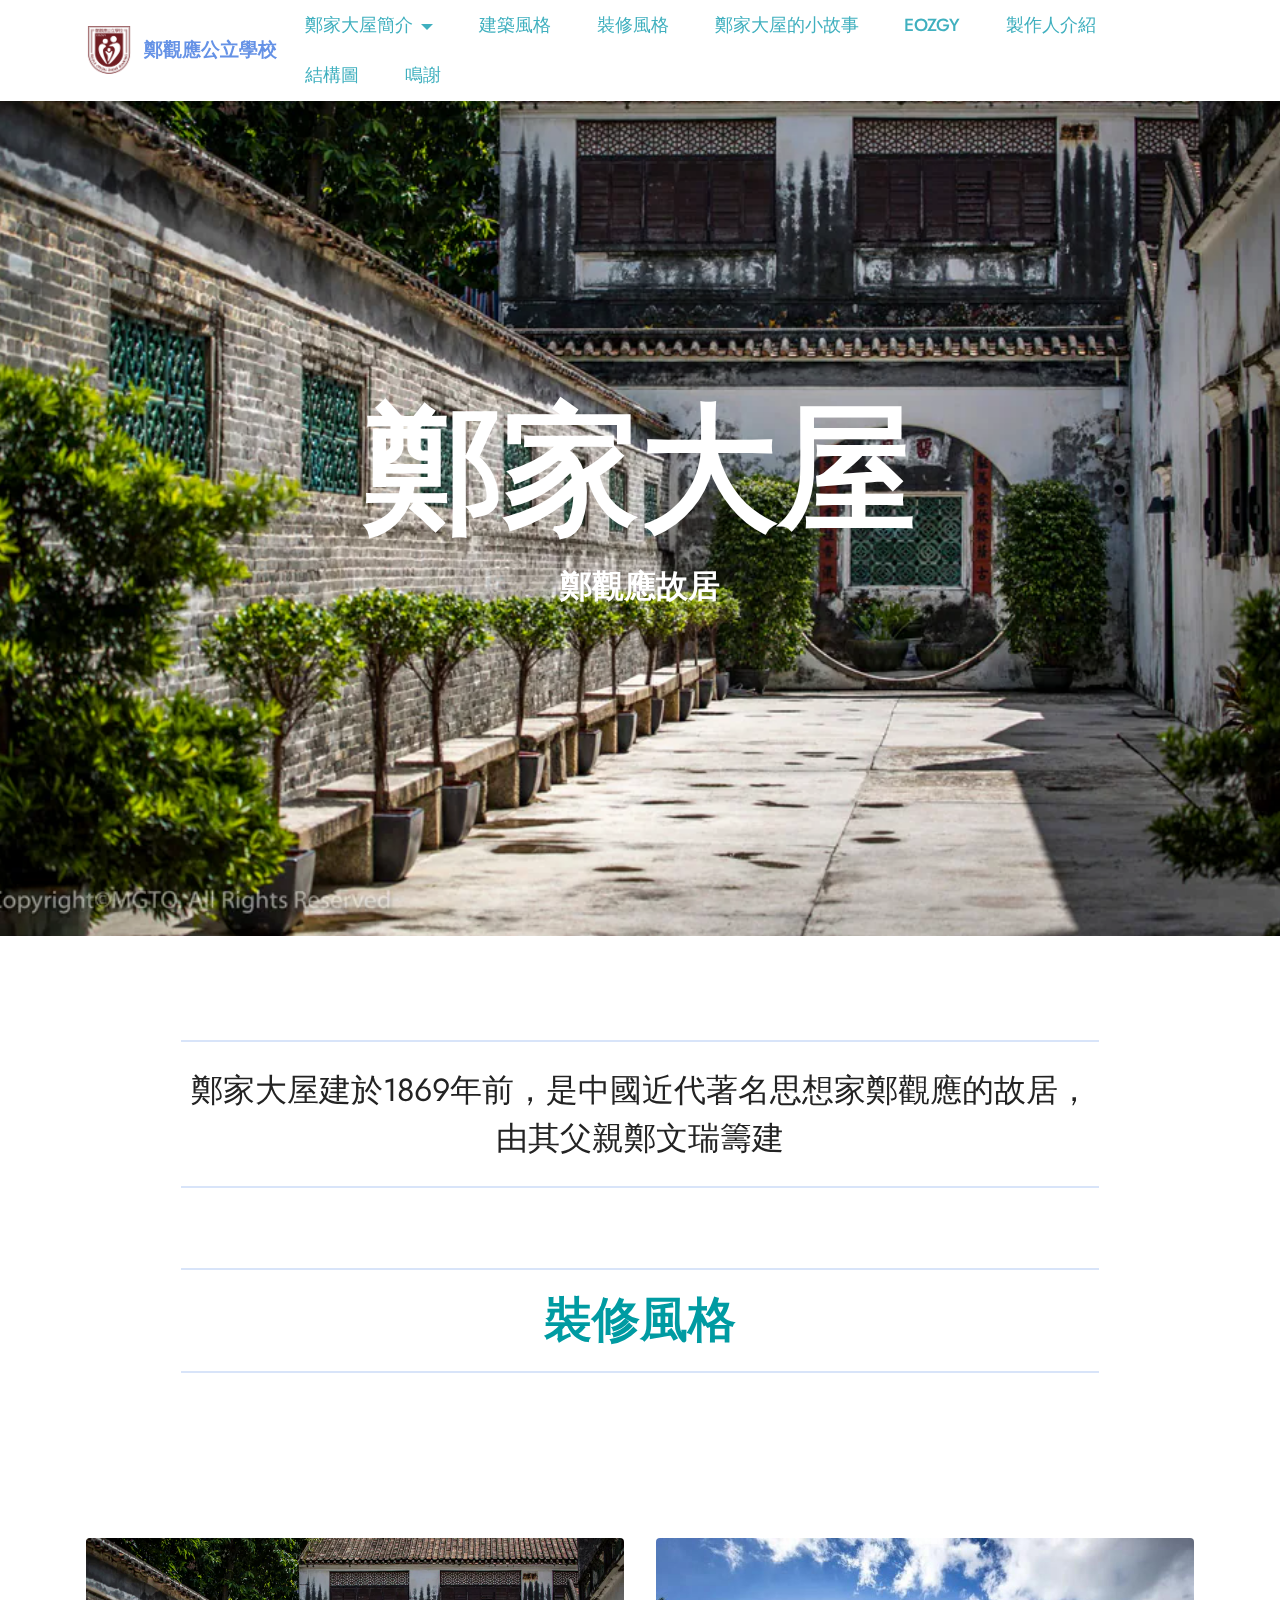
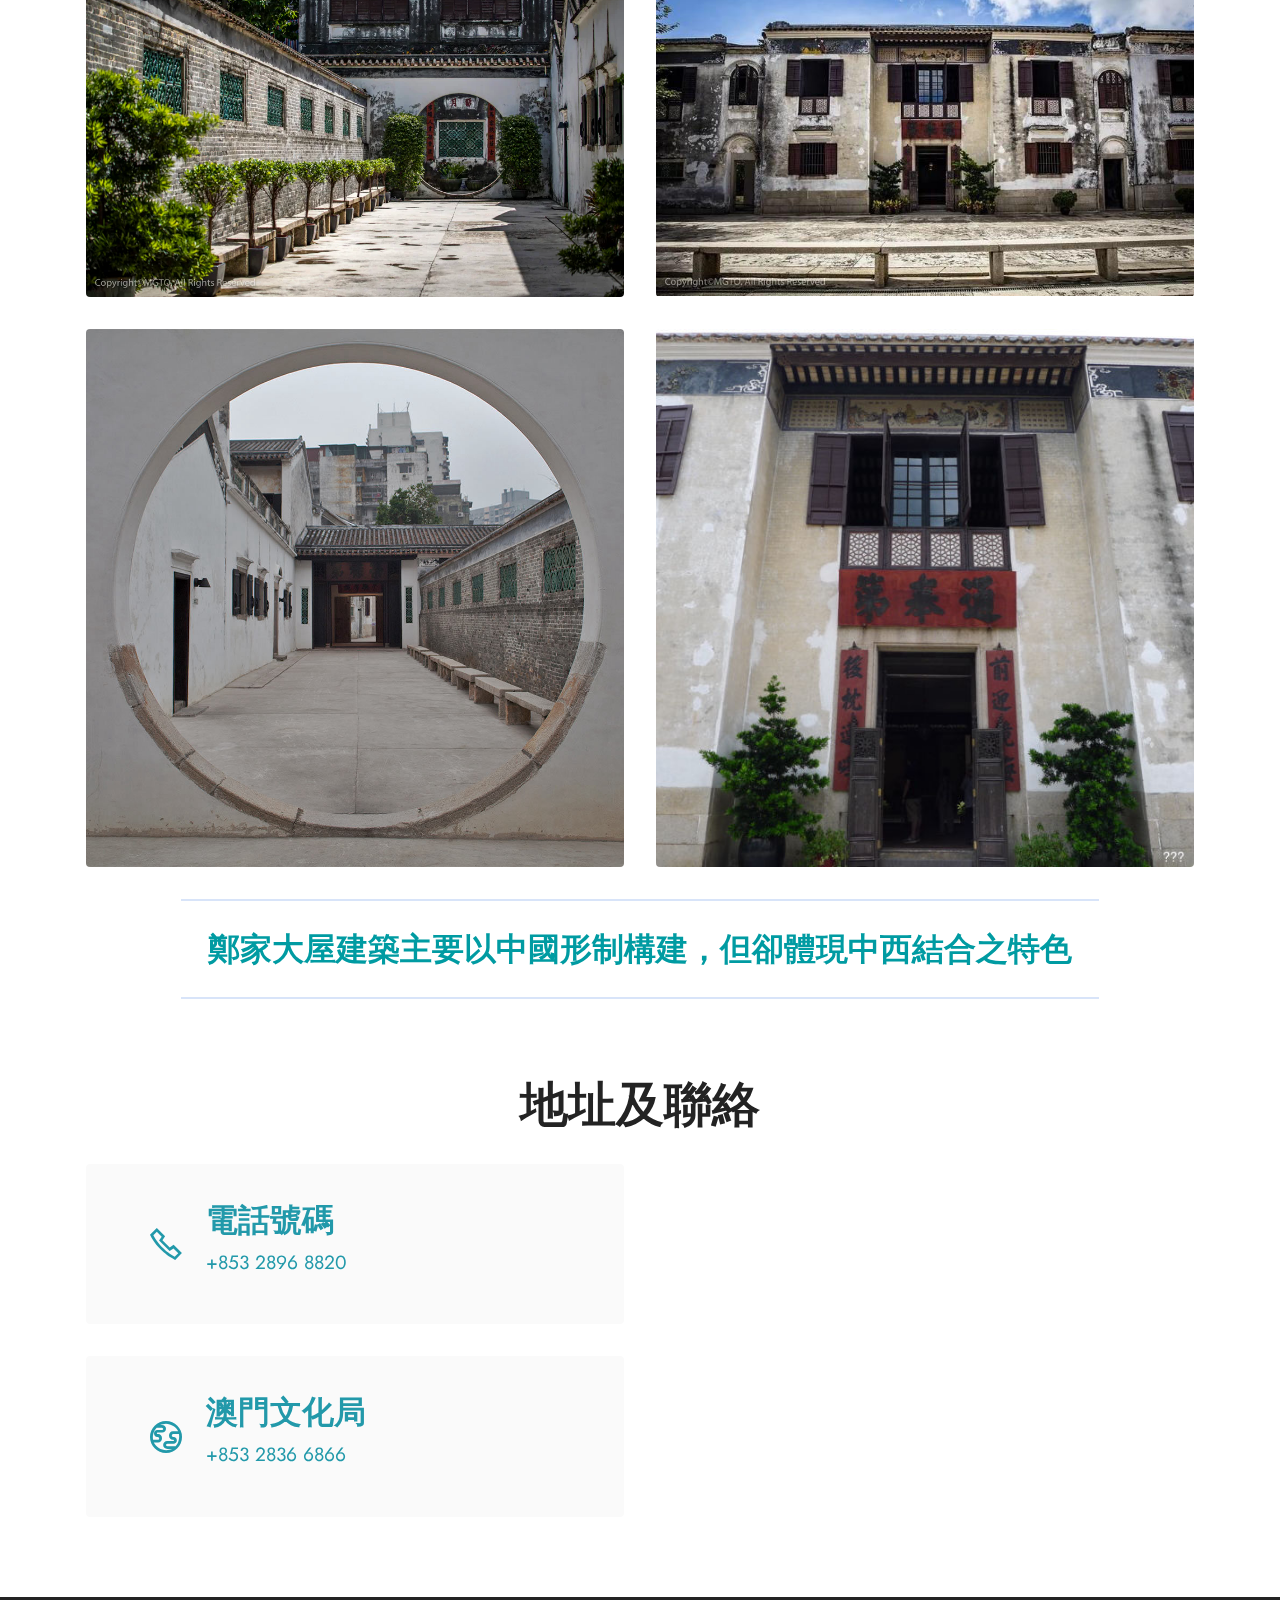
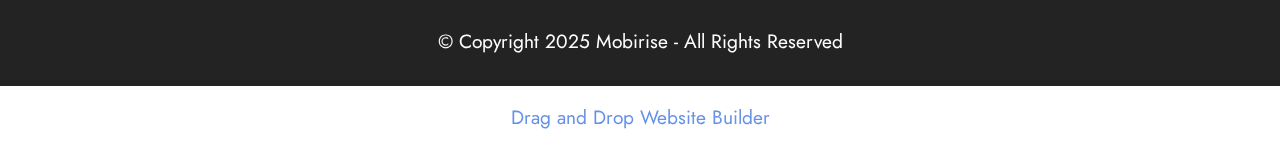
<file: page3.html>
<!DOCTYPE html>
<html  >
<head>
  <!-- Site made with Mobirise Website Builder v5.9.18, https://mobirise.com -->
  <meta charset="UTF-8">
  <meta http-equiv="X-UA-Compatible" content="IE=edge">
  <meta name="generator" content="Mobirise v5.9.18, mobirise.com">
  <meta name="viewport" content="width=device-width, initial-scale=1, minimum-scale=1">
  <link rel="shortcut icon" href="assets/images/eozgy1-96x103.png" type="image/x-icon">
  <meta name="description" content="">
  
  
  <title>裝修風格</title>
  <link rel="stylesheet" href="assets/web/assets/mobirise-icons2/mobirise2.css">
  <link rel="stylesheet" href="assets/bootstrap/css/bootstrap.min.css">
  <link rel="stylesheet" href="assets/bootstrap/css/bootstrap-grid.min.css">
  <link rel="stylesheet" href="assets/bootstrap/css/bootstrap-reboot.min.css">
  <link rel="stylesheet" href="assets/parallax/jarallax.css">
  <link rel="stylesheet" href="assets/dropdown/css/style.css">
  <link rel="stylesheet" href="assets/socicon/css/styles.css">
  <link rel="stylesheet" href="assets/theme/css/style.css">
  <link rel="preload" href="https://fonts.googleapis.com/css?family=Jost:100,200,300,400,500,600,700,800,900,100i,200i,300i,400i,500i,600i,700i,800i,900i&display=swap" as="style" onload="this.onload=null;this.rel='stylesheet'">
  <noscript><link rel="stylesheet" href="https://fonts.googleapis.com/css?family=Jost:100,200,300,400,500,600,700,800,900,100i,200i,300i,400i,500i,600i,700i,800i,900i&display=swap"></noscript>
  <link rel="preload" as="style" href="assets/mobirise/css/mbr-additional.css?v=bfqhJ8"><link rel="stylesheet" href="assets/mobirise/css/mbr-additional.css?v=bfqhJ8" type="text/css">

  
  
  
</head>
<body>
  
  <section data-bs-version="5.1" class="menu menu2 cid-ufxHVDv20E" once="menu" id="menu2-x">
    
    <nav class="navbar navbar-dropdown navbar-fixed-top navbar-expand-lg">
        <div class="container">
            <div class="navbar-brand">
                <span class="navbar-logo">
                    <a href="https://mobiri.se">
                        <img src="assets/images/eozgy1-96x103.png" alt="Mobirise Website Builder" style="height: 3rem;">
                    </a>
                </span>
                <span class="navbar-caption-wrap"><a class="navbar-caption text-primary display-7" href="https://mobiri.se">鄭觀應公立學校&nbsp;<br></a></span>
            </div>
            <button class="navbar-toggler" type="button" data-toggle="collapse" data-bs-toggle="collapse" data-target="#navbarSupportedContent" data-bs-target="#navbarSupportedContent" aria-controls="navbarNavAltMarkup" aria-expanded="false" aria-label="Toggle navigation">
                <div class="hamburger">
                    <span></span>
                    <span></span>
                    <span></span>
                    <span></span>
                </div>
            </button>
            <div class="collapse navbar-collapse" id="navbarSupportedContent">
                <ul class="navbar-nav nav-dropdown nav-right" data-app-modern-menu="true"><li class="nav-item dropdown"><a class="nav-link link dropdown-toggle text-success display-4" href="index.html#testimonials1-5" data-toggle="dropdown-submenu" data-bs-toggle="dropdown" data-bs-auto-close="outside" aria-expanded="false">鄭家大屋簡介</a><div class="dropdown-menu" aria-labelledby="dropdown-176"><a class="dropdown-item text-success text-primary display-4" href="page9.html#header6-2i">世界文化遺產</a><a class="text-success dropdown-item text-primary display-4" href="page1.html#header6-g">鄭家大屋的由來</a><a class="text-success show dropdown-item text-primary display-4" href="index.html#header6-1">首頁</a></div></li>
                    <li class="nav-item"><a class="nav-link link text-success text-primary display-4" href="page2.html#header6-p">建築風格</a></li>
                    <li class="nav-item"><a class="nav-link link text-success text-primary display-4" href="page3.html#header6-y">裝修風格</a>
                    </li><li class="nav-item"><a class="nav-link link text-success text-primary display-4" href="page6.html#header6-20">鄭家大屋的小故事</a></li><li class="nav-item"><a class="nav-link link text-success text-primary display-4" href="page5.html#header6-1h">EOZGY</a></li><li class="nav-item"><a class="nav-link link text-success text-primary display-4" href="page4.html#header6-1f">製作人介紹</a></li><li class="nav-item"><a class="nav-link link text-success text-primary display-4" href="page7.html#slider1-2m">結構圖</a></li><li class="nav-item"><a class="nav-link link text-success text-primary display-4" href="page8.html#header6-2b">鳴謝</a></li></ul>
                
                
            </div>
        </div>
    </nav>
</section>

<section data-bs-version="5.1" class="header6 cid-ufxHVDXS5a mbr-fullscreen mbr-parallax-background" id="header6-y">

    

    
    <div class="mbr-overlay" style="opacity: 0; background-color: rgb(68, 121, 217);"></div>

    <div class="align-center container-fluid">
        <div class="row justify-content-center">
            <div class="col-12 col-lg-10">
                <h1 class="mbr-section-title mbr-fonts-style mbr-white mb-3 display-1"><strong>鄭家大屋</strong></h1>
                <h2 class="mbr-section-subtitle mbr-fonts-style mbr-white mb-3 display-5"><strong>鄭觀應故居</strong></h2>
                
                
            </div>
        </div>
    </div>
</section>

<section data-bs-version="5.1" class="content6 cid-ufxHVEiie0" id="content6-z">
    
    <div class="container">
        <div class="row justify-content-center">
            <div class="col-md-12 col-lg-10">
                <hr class="line">
                <p class="mbr-text align-center mbr-fonts-style my-4 display-5">鄭家大屋建於1869年前，是中國近代著名思想家鄭觀應的故居，由其父親鄭文瑞籌建</p>
                <hr class="line">
            </div>
        </div>
    </div>
</section>

<section data-bs-version="5.1" class="content6 cid-ufxTML80Bu" id="content6-1v">
    
    <div class="container">
        <div class="row justify-content-center">
            <div class="col-md-12 col-lg-10">
                <hr class="line">
                <p class="mbr-text align-center mbr-fonts-style my-4 display-2"><strong>裝修風格</strong></p>
                <hr class="line">
            </div>
        </div>
    </div>
</section>

<section data-bs-version="5.1" class="gallery2 cid-ufxSQN9Qb4" id="gallery2-1t">
    
    
    <div class="container">
        <div class="mbr-section-head">
            <h4 class="mbr-section-title mbr-fonts-style align-center mb-0 display-2"><strong>Gallery with Tex裝修風格t and Buttons</strong></h4>
            
        </div>
        <div class="row mt-4">
            <div class="item features-image сol-12 col-md-6 col-lg-6">
                <div class="item-wrapper">
                    <div class="item-img">
                        <img src="assets/images/2323.webp" alt="Mobirise Website Builder">
                    </div>
                    
                    
                </div>
            </div>
            <div class="item features-image сol-12 col-md-6 col-lg-6">
                <div class="item-wrapper">
                    <div class="item-img">
                        <img src="assets/images/030303-720x480.jpg" alt="Mobirise Website Builder">
                    </div>
                    
                    
                </div>
            </div>
            <div class="item features-image сol-12 col-md-6 col-lg-6">
                <div class="item-wrapper">
                    <div class="item-img">
                        <img src="assets/images/mandarins-house-1000x1000.jpg" alt="Mobirise Website Builder">
                    </div>
                    
                    
                </div>
            </div>
            <div class="item features-image сol-12 col-md-6 col-lg-6">
                <div class="item-wrapper">
                    <div class="item-img">
                        <img src="assets/images/f-9929150-1-600x600.jpg" alt="Mobirise Website Builder" title="">
                    </div>
                    
                    
                </div>
            </div>
        </div>
    </div>
</section>

<section data-bs-version="5.1" class="content6 cid-ufxTYoh024" id="content6-1w">
    
    <div class="container">
        <div class="row justify-content-center">
            <div class="col-md-12 col-lg-10">
                <hr class="line">
                <p class="mbr-text align-center mbr-fonts-style my-4 display-5"><strong>鄭家大屋建築主要以中國形制構建，但卻體現中西結合之特色</strong></p>
                <hr class="line">
            </div>
        </div>
    </div>
</section>

<section data-bs-version="5.1" class="contacts3 map1 cid-ufxHVGa4pS" id="contacts3-13">

    

    
    
    <div class="container">
        <div class="mbr-section-head">
            <h3 class="mbr-section-title mbr-fonts-style align-center mb-0 display-2"><strong>地址及聯絡</strong></h3>
            
        </div>
        <div class="row justify-content-center mt-4">
            <div class="card col-12 col-md-6">
                <div class="card-wrapper">
                    <div class="image-wrapper">
                        <span class="mbr-iconfont mobi-mbri-phone mobi-mbri" style="color: rgb(34, 153, 170); fill: rgb(34, 153, 170);"></span>
                    </div>
                    <div class="text-wrapper">
                        <h6 class="card-title mbr-fonts-style mb-1 display-5"><strong>電話號碼</strong></h6>
                        <p class="mbr-text mbr-fonts-style display-7">+853 2896 8820</p>
                    </div>
                </div>
                <div class="card-wrapper">
                    <div class="image-wrapper">
                        <span class="mbr-iconfont mobi-mbri-globe mobi-mbri" style="color: rgb(34, 153, 170); fill: rgb(34, 153, 170);"></span>
                    </div>
                    <div class="text-wrapper">
                        <h6 class="card-title mbr-fonts-style mb-1 display-5"><strong>澳門文化局</strong></h6>
                        <p class="mbr-text mbr-fonts-style display-7">+853 2836 6866</p>
                    </div>
                </div>
            </div>
            <div class="map-wrapper col-12 col-md-6">
                <div class="google-map"><iframe frameborder="0" style="border:0" src="https://www.google.com/maps/embed/v1/place?key=AIzaSyDbnCmnHmtigIYiD8jIfeHQv7gW2ANhHD4&amp;q=澳門Antonio da Silva10 Travessa de" allowfullscreen=""></iframe></div>
            </div>
        </div>
    </div>
</section>

<section data-bs-version="5.1" class="footer7 cid-ufxKdcPZ4k" once="footers" id="footer7-1m">

    

    

    <div class="container">
        <div class="media-container-row align-center mbr-white">
            <div class="col-12">
                <p class="mbr-text mb-0 mbr-fonts-style display-7">
                    © Copyright 2025 Mobirise - All Rights Reserved
                </p>
            </div>
        </div>
    </div>
</section><section class="display-7" style="padding: 0;align-items: center;justify-content: center;flex-wrap: wrap;    align-content: center;display: flex;position: relative;height: 4rem;"><a href="https://mobiri.se/2888951" style="flex: 1 1;height: 4rem;position: absolute;width: 100%;z-index: 1;"><img alt="" style="height: 4rem;" src="[data-uri]"></a><p style="margin: 0;text-align: center;" class="display-7">&#8204;</p><a style="z-index:1" href="https://mobirise.com/drag-drop-website-builder.html">Drag and Drop Website Builder</a></section><script src="assets/bootstrap/js/bootstrap.bundle.min.js"></script>  <script src="assets/parallax/jarallax.js"></script>  <script src="assets/smoothscroll/smooth-scroll.js"></script>  <script src="assets/ytplayer/index.js"></script>  <script src="assets/dropdown/js/navbar-dropdown.js"></script>  <script src="assets/theme/js/script.js"></script>  
  
  
</body>
</html>
</file>
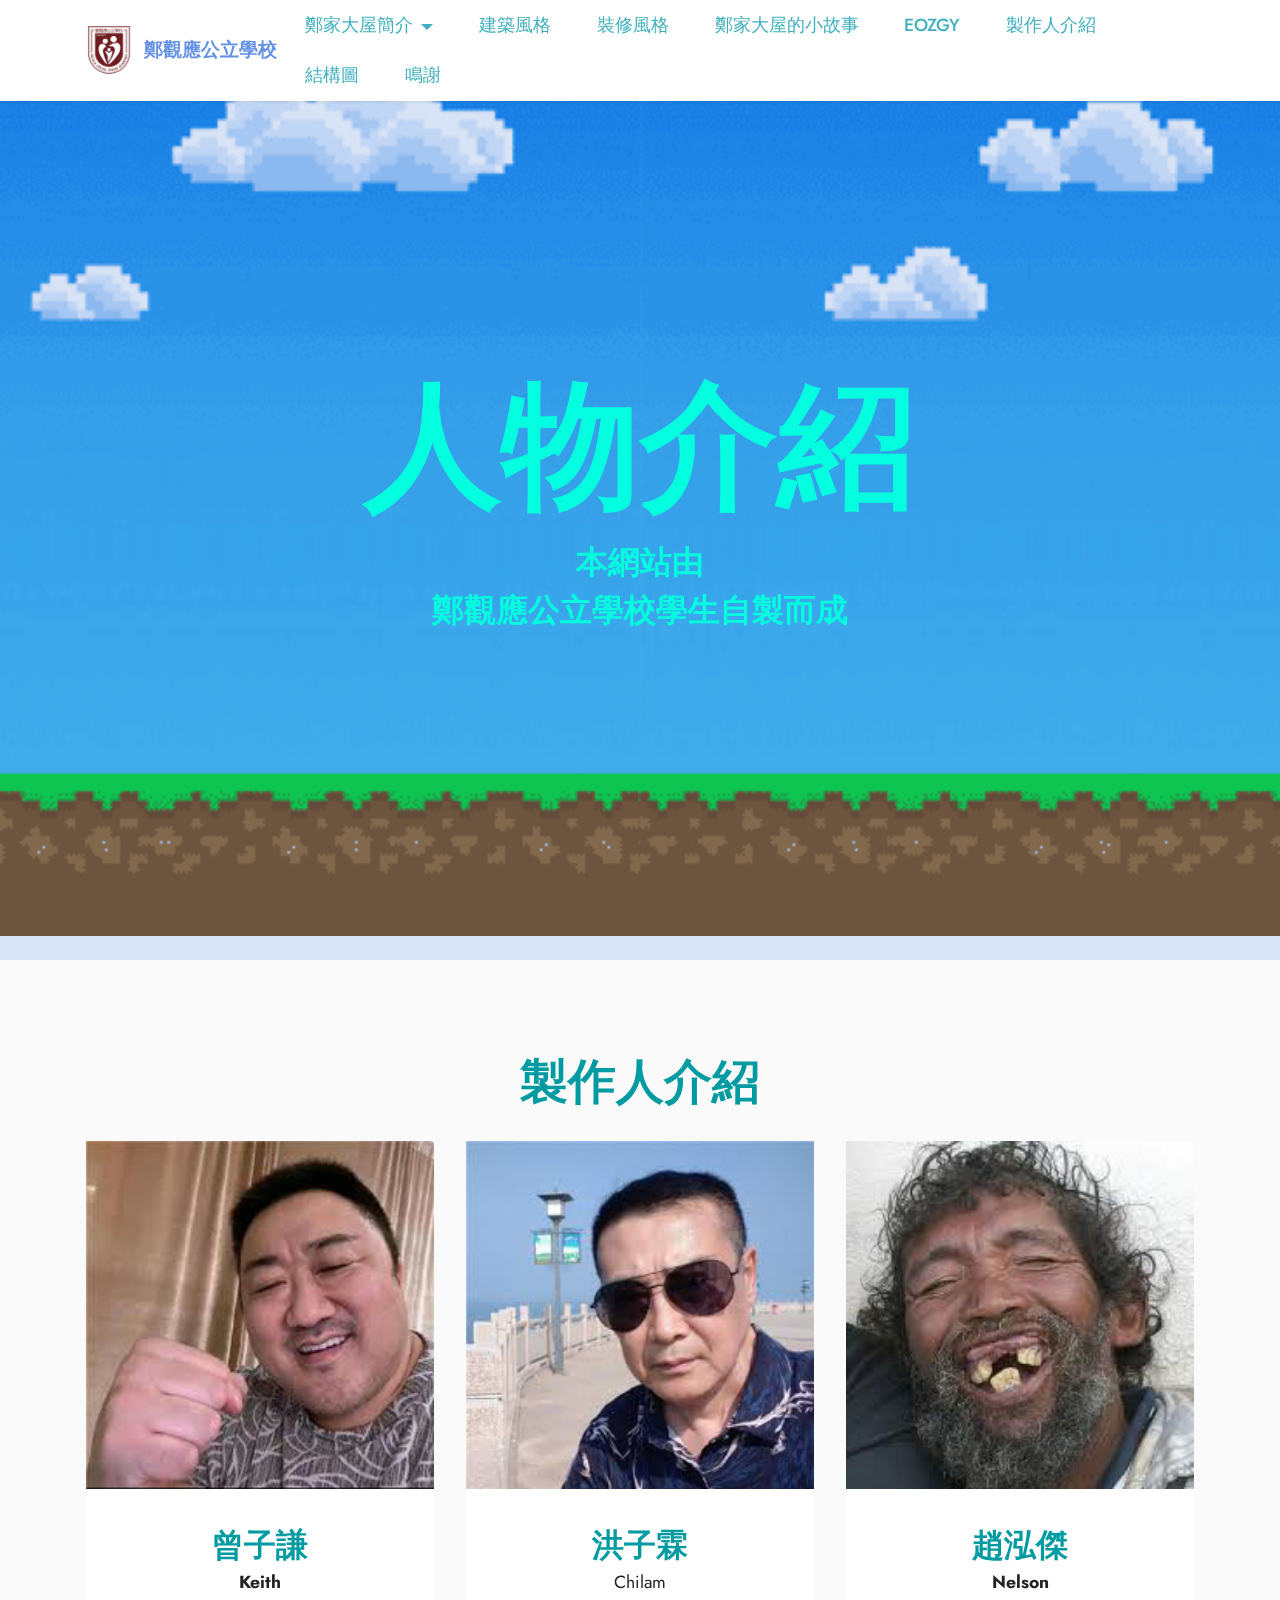
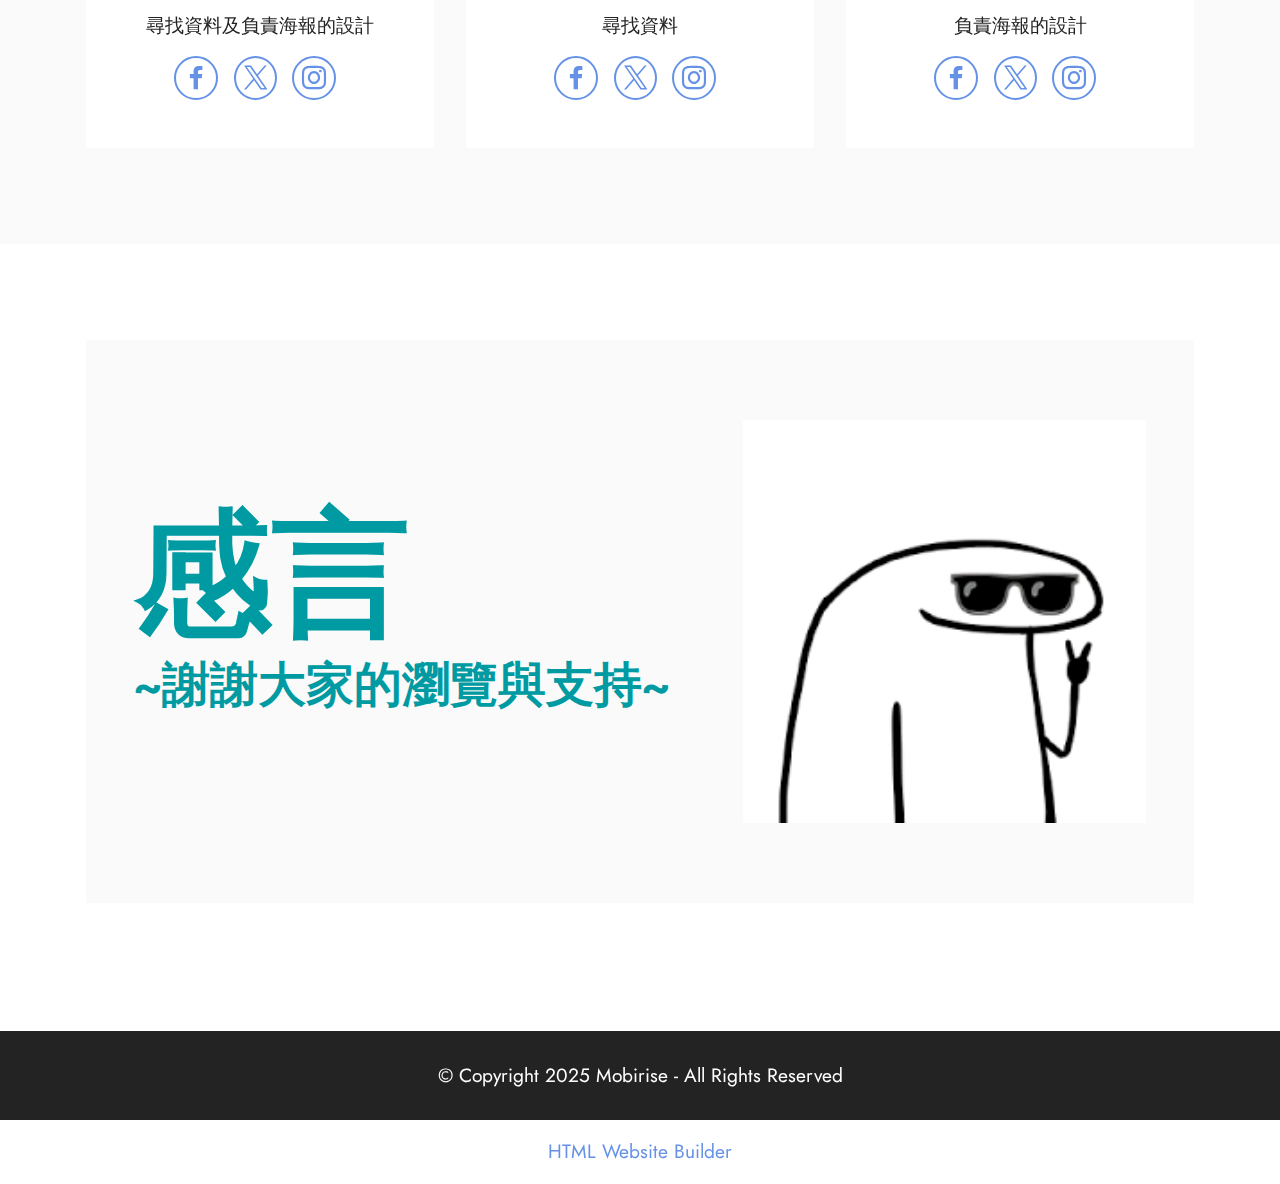
<file: page4.html>
<!DOCTYPE html>
<html  >
<head>
  <!-- Site made with Mobirise Website Builder v5.9.18, https://mobirise.com -->
  <meta charset="UTF-8">
  <meta http-equiv="X-UA-Compatible" content="IE=edge">
  <meta name="generator" content="Mobirise v5.9.18, mobirise.com">
  <meta name="viewport" content="width=device-width, initial-scale=1, minimum-scale=1">
  <link rel="shortcut icon" href="assets/images/eozgy1-96x103.png" type="image/x-icon">
  <meta name="description" content="">
  
  
  <title>製作人介紹</title>
  <link rel="stylesheet" href="assets/bootstrap/css/bootstrap.min.css">
  <link rel="stylesheet" href="assets/bootstrap/css/bootstrap-grid.min.css">
  <link rel="stylesheet" href="assets/bootstrap/css/bootstrap-reboot.min.css">
  <link rel="stylesheet" href="assets/parallax/jarallax.css">
  <link rel="stylesheet" href="assets/dropdown/css/style.css">
  <link rel="stylesheet" href="assets/socicon/css/styles.css">
  <link rel="stylesheet" href="assets/theme/css/style.css">
  <link rel="preload" href="https://fonts.googleapis.com/css?family=Jost:100,200,300,400,500,600,700,800,900,100i,200i,300i,400i,500i,600i,700i,800i,900i&display=swap" as="style" onload="this.onload=null;this.rel='stylesheet'">
  <noscript><link rel="stylesheet" href="https://fonts.googleapis.com/css?family=Jost:100,200,300,400,500,600,700,800,900,100i,200i,300i,400i,500i,600i,700i,800i,900i&display=swap"></noscript>
  <link rel="preload" as="style" href="assets/mobirise/css/mbr-additional.css?v=4ZBgO8"><link rel="stylesheet" href="assets/mobirise/css/mbr-additional.css?v=4ZBgO8" type="text/css">

  
  
  
</head>
<body>
  
  <section data-bs-version="5.1" class="menu menu2 cid-ufxIx0KlrG" once="menu" id="menu2-16">
    
    <nav class="navbar navbar-dropdown navbar-fixed-top navbar-expand-lg">
        <div class="container">
            <div class="navbar-brand">
                <span class="navbar-logo">
                    <a href="https://mobiri.se">
                        <img src="assets/images/eozgy1-96x103.png" alt="Mobirise Website Builder" style="height: 3rem;">
                    </a>
                </span>
                <span class="navbar-caption-wrap"><a class="navbar-caption text-primary display-7" href="https://mobiri.se">鄭觀應公立學校&nbsp;<br></a></span>
            </div>
            <button class="navbar-toggler" type="button" data-toggle="collapse" data-bs-toggle="collapse" data-target="#navbarSupportedContent" data-bs-target="#navbarSupportedContent" aria-controls="navbarNavAltMarkup" aria-expanded="false" aria-label="Toggle navigation">
                <div class="hamburger">
                    <span></span>
                    <span></span>
                    <span></span>
                    <span></span>
                </div>
            </button>
            <div class="collapse navbar-collapse" id="navbarSupportedContent">
                <ul class="navbar-nav nav-dropdown nav-right" data-app-modern-menu="true"><li class="nav-item dropdown"><a class="nav-link link dropdown-toggle text-success display-4" href="index.html#testimonials1-5" data-toggle="dropdown-submenu" data-bs-toggle="dropdown" data-bs-auto-close="outside" aria-expanded="false">鄭家大屋簡介</a><div class="dropdown-menu" aria-labelledby="dropdown-176"><a class="dropdown-item text-success text-primary display-4" href="page9.html#header6-2i">世界文化遺產</a><a class="text-success dropdown-item text-primary display-4" href="page1.html#header6-g">鄭家大屋的由來</a><a class="text-success show dropdown-item text-primary display-4" href="index.html#header6-1">首頁</a></div></li>
                    <li class="nav-item"><a class="nav-link link text-success text-primary display-4" href="page2.html#header6-p">建築風格</a></li>
                    <li class="nav-item"><a class="nav-link link text-success text-primary display-4" href="page3.html#header6-y">裝修風格</a>
                    </li><li class="nav-item"><a class="nav-link link text-success text-primary display-4" href="page6.html#header6-20">鄭家大屋的小故事</a></li><li class="nav-item"><a class="nav-link link text-success text-primary display-4" href="page5.html#header6-1h">EOZGY</a></li><li class="nav-item"><a class="nav-link link text-success text-primary display-4" href="page4.html#header6-1f">製作人介紹</a></li><li class="nav-item"><a class="nav-link link text-success text-primary display-4" href="page7.html#slider1-2m">結構圖</a></li><li class="nav-item"><a class="nav-link link text-success text-primary display-4" href="page8.html#header6-2b">鳴謝</a></li></ul>
                
                
            </div>
        </div>
    </nav>
</section>

<section data-bs-version="5.1" class="header6 cid-ufxIKYJkdP mbr-fullscreen mbr-parallax-background" id="header6-1f">

    

    
    <div class="mbr-overlay" style="opacity: 0.2; background-color: rgb(68, 121, 217);"></div>

    <div class="align-center container">
        <div class="row justify-content-center">
            <div class="col-12 col-lg-10">
                <h1 class="mbr-section-title mbr-fonts-style mbr-white mb-3 display-1"><strong>人物介紹</strong></h1>
                
                <p class="mbr-text mbr-white mbr-fonts-style display-5"><strong>本網站由</strong><br><strong>鄭觀應公立學校學生自製而成</strong></p>
                
            </div>
        </div>
    </div>
</section>

<section data-bs-version="5.1" class="team1 cid-ufxIx43yte" id="team1-1d">
    

    
    
    <div class="container">
        <div class="row justify-content-center">
            <div class="col-12">
                <h3 class="mbr-section-title mbr-fonts-style align-center mb-4 display-2"><strong>製作人介紹</strong></h3>
                
            </div>
            <div class="col-sm-6 col-lg-4">
                <div class="card-wrap">
                    <div class="image-wrap">
                        <img src="assets/images/jiopijpi-225x225.jpg" alt="Mobirise Website Builder">
                    </div>
                    <div class="content-wrap">
                        <h5 class="mbr-section-title card-title mbr-fonts-style align-center m-0 display-5"><strong>曾子謙</strong></h5>
                        <h6 class="mbr-role mbr-fonts-style align-center mb-3 display-4"><strong>Keith</strong></h6>
                        <p class="card-text mbr-fonts-style align-center display-7">尋找資料及負責海報的設計</p>
                        <div class="social-row display-7">
                            <div class="soc-item">
                                <a href="https://www.facebook.com/Mobirise/" target="_blank">
                                    <span class="mbr-iconfont socicon socicon-facebook"></span>
                                </a>
                            </div>
                            <div class="soc-item">
                                <a href="https://twitter.com/mobirise" target="_blank">
                                    <span class="mbr-iconfont socicon socicon-twitter"></span>
                                </a>
                            </div>
                            <div class="soc-item">
                                <a href="https://instagram.com/mobirise" target="_blank">
                                    <span class="mbr-iconfont socicon socicon-instagram"></span>
                                </a>
                            </div>
                            
                            
                        </div>
                        
                    </div>
                </div>
            </div>

            <div class="col-sm-6 col-lg-4">
                <div class="card-wrap">
                    <div class="image-wrap">
                        <img src="assets/images/wionveiwi-225x225.jpg" alt="Mobirise Website Builder">
                    </div>
                    <div class="content-wrap">
                        <h5 class="mbr-section-title card-title mbr-fonts-style align-center m-0 display-5"><strong>洪子霖</strong></h5>
                        <h6 class="mbr-role mbr-fonts-style align-center mb-3 display-4">Chilam</h6>
                        <p class="card-text mbr-fonts-style align-center display-7">尋找資料</p>
                        <div class="social-row display-7">
                            <div class="soc-item">
                                <a href="https://www.facebook.com/Mobirise/" target="_blank">
                                    <span class="mbr-iconfont socicon socicon-facebook"></span>
                                </a>
                            </div>
                            <div class="soc-item">
                                <a href="https://twitter.com/mobirise" target="_blank">
                                    <span class="mbr-iconfont socicon socicon-twitter"></span>
                                </a>
                            </div>
                            <div class="soc-item">
                                <a href="https://instagram.com/mobirise" target="_blank">
                                    <span class="mbr-iconfont socicon socicon-instagram"></span>
                                </a>
                            </div>
                            
                            
                        </div>
                        
                    </div>
                </div>
            </div>

            <div class="col-sm-6 col-lg-4">
                <div class="card-wrap">
                    <div class="image-wrap">
                        <img src="assets/images/454545545-200x200.jpg" alt="Mobirise Website Builder">
                    </div>
                    <div class="content-wrap">
                        <h5 class="mbr-section-title card-title mbr-fonts-style align-center m-0 display-5"><strong>趙泓傑</strong></h5>
                        <h6 class="mbr-role mbr-fonts-style align-center mb-3 display-4"><strong>Nelson</strong></h6>
                        <p class="card-text mbr-fonts-style align-center display-7">負責海報的設計</p>
                        <div class="social-row display-7">
                            <div class="soc-item">
                                <a href="https://www.facebook.com/Mobirise/" target="_blank">
                                    <span class="mbr-iconfont socicon socicon-facebook"></span>
                                </a>
                            </div>
                            <div class="soc-item">
                                <a href="https://twitter.com/mobirise" target="_blank">
                                    <span class="mbr-iconfont socicon socicon-twitter"></span>
                                </a>
                            </div>
                            <div class="soc-item">
                                <a href="https://instagram.com/mobirise" target="_blank">
                                    <span class="mbr-iconfont socicon socicon-instagram"></span>
                                </a>
                            </div>
                            
                            
                        </div>
                        
                    </div>
                </div>
            </div>

            
        </div>
    </div>
</section>

<section data-bs-version="5.1" class="features15 cid-ufxIx4KoyO" id="features16-1e">

    

    
    
    <div class="container">
        <div class="content-wrapper">
            <div class="row align-items-center">
                <div class="col-12 col-lg">
                    <div class="text-wrapper">
                        <h6 class="card-title mbr-fonts-style display-1"><strong>感言</strong></h6>
                        <p class="mbr-text mbr-fonts-style mb-4 display-2"><strong>~謝謝大家的瀏覽與支持~</strong></p>
                        
                    </div>
                </div>
                <div class="col-12 col-lg-5">
                    <div class="image-wrapper">
                        <img src="assets/images/84454545-225x225.png" alt="Mobirise Website Builder">
                    </div>
                </div>
            </div>
        </div>
    </div>
</section>

<section data-bs-version="5.1" class="footer7 cid-ufxKdcPZ4k" once="footers" id="footer7-1m">

    

    

    <div class="container">
        <div class="media-container-row align-center mbr-white">
            <div class="col-12">
                <p class="mbr-text mb-0 mbr-fonts-style display-7">
                    © Copyright 2025 Mobirise - All Rights Reserved
                </p>
            </div>
        </div>
    </div>
</section><section class="display-7" style="padding: 0;align-items: center;justify-content: center;flex-wrap: wrap;    align-content: center;display: flex;position: relative;height: 4rem;"><a href="https://mobiri.se/2888951" style="flex: 1 1;height: 4rem;position: absolute;width: 100%;z-index: 1;"><img alt="" style="height: 4rem;" src="[data-uri]"></a><p style="margin: 0;text-align: center;" class="display-7">&#8204;</p><a style="z-index:1" href="https://mobirise.com/html-builder.html">HTML Website Builder</a></section><script src="assets/bootstrap/js/bootstrap.bundle.min.js"></script>  <script src="assets/parallax/jarallax.js"></script>  <script src="assets/smoothscroll/smooth-scroll.js"></script>  <script src="assets/ytplayer/index.js"></script>  <script src="assets/dropdown/js/navbar-dropdown.js"></script>  <script src="assets/theme/js/script.js"></script>  
  
  
</body>
</html>
</file>
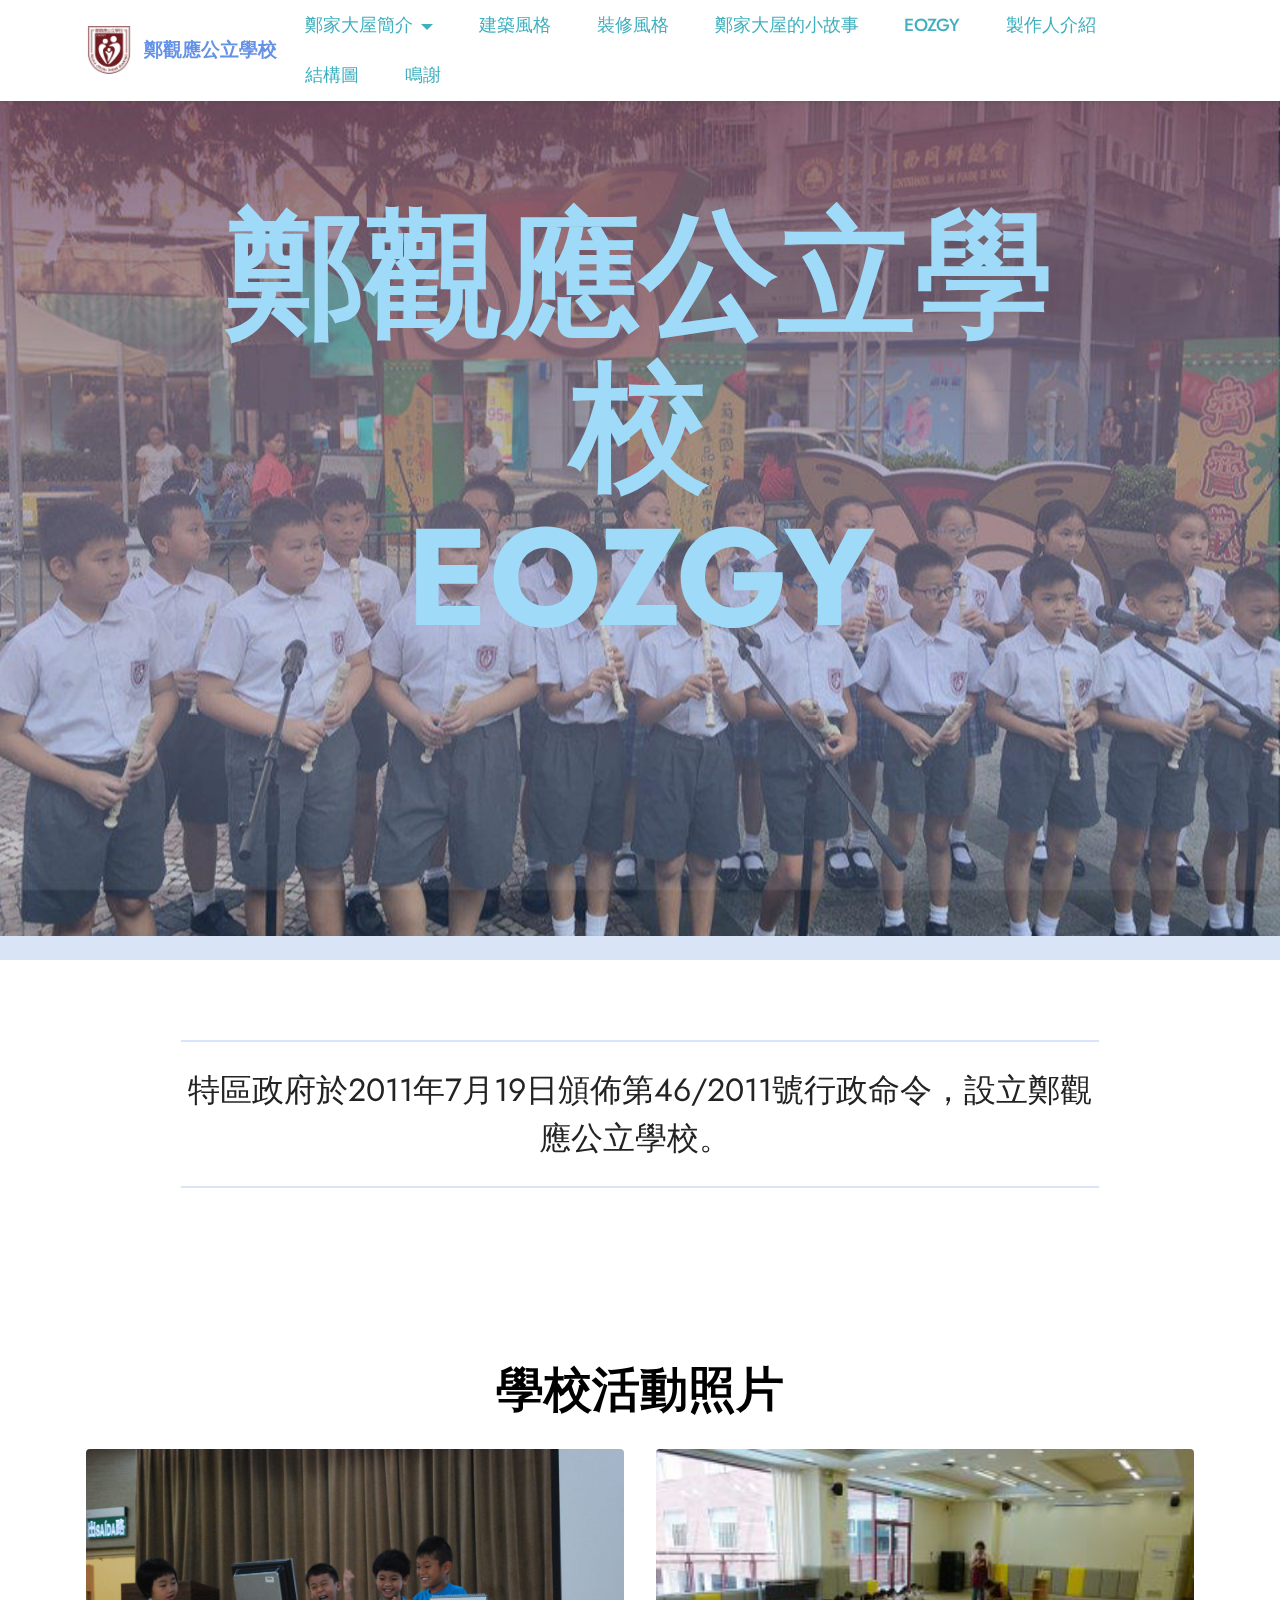
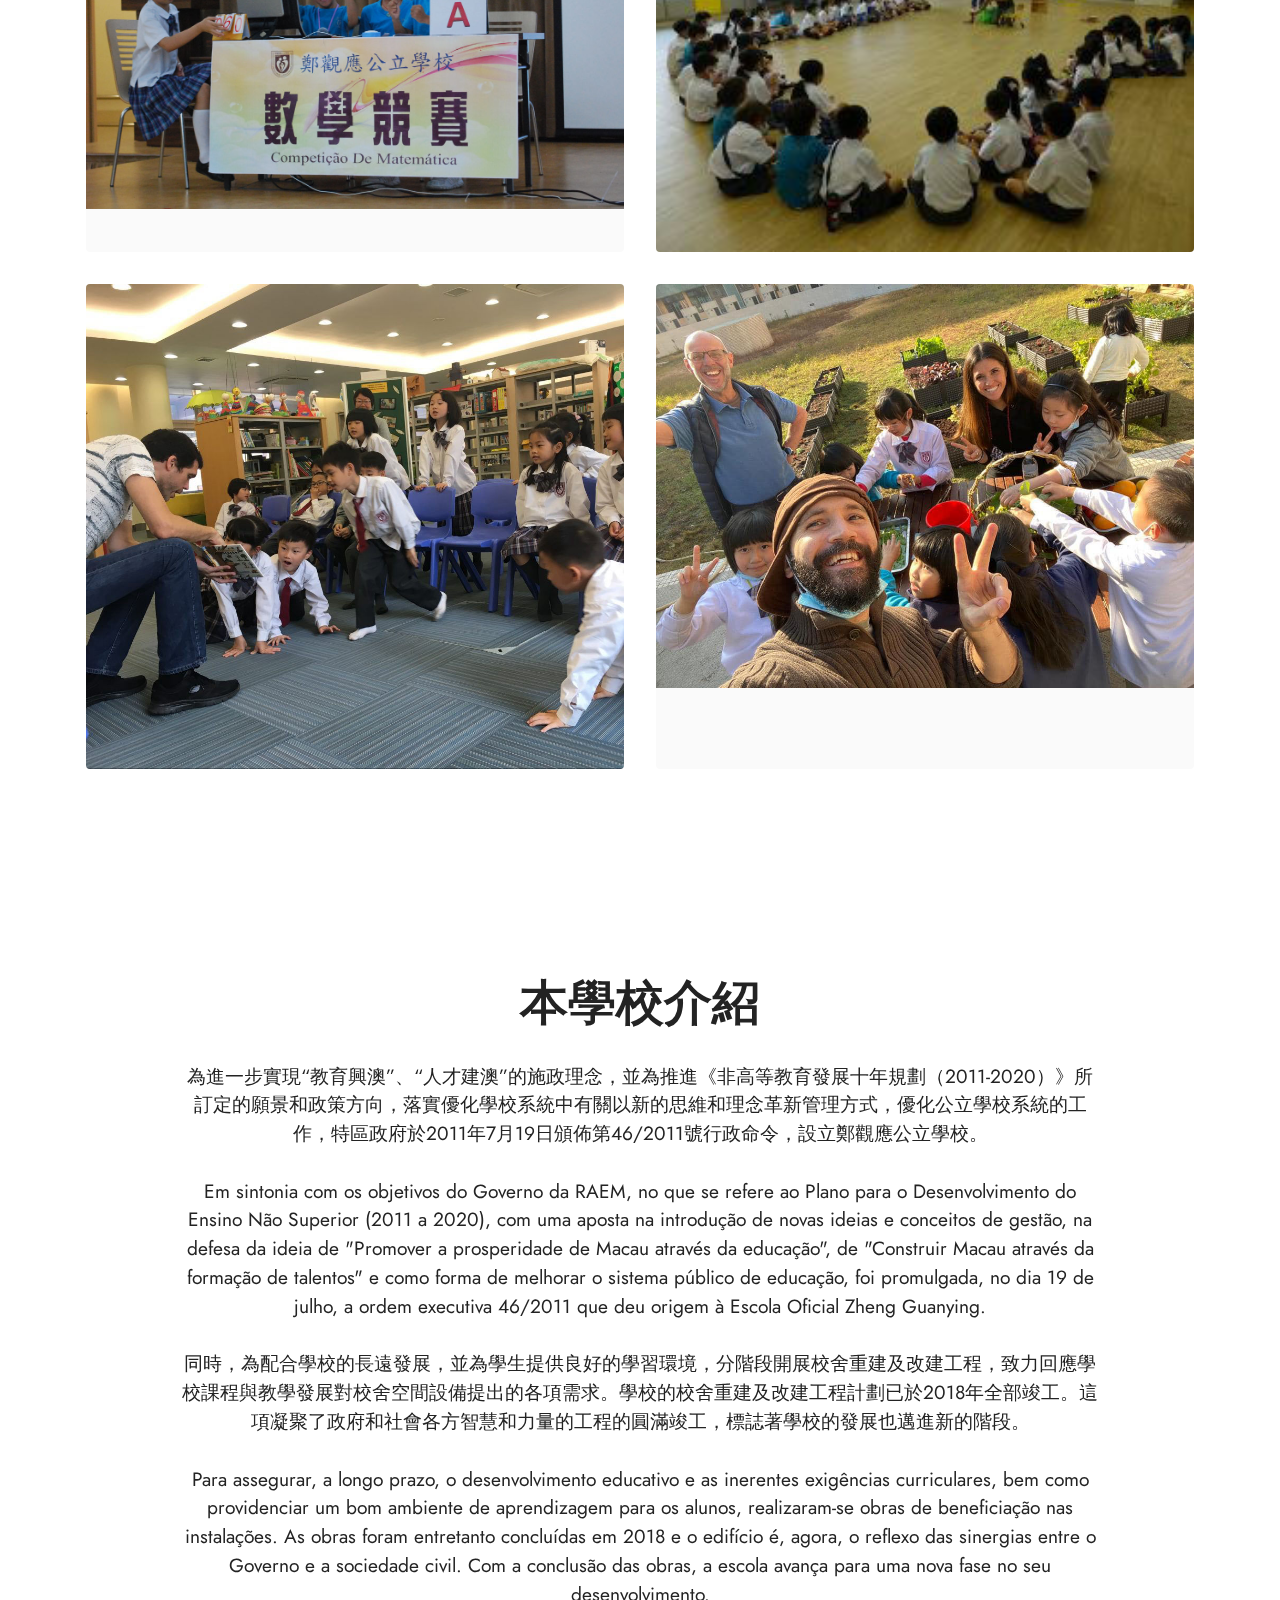
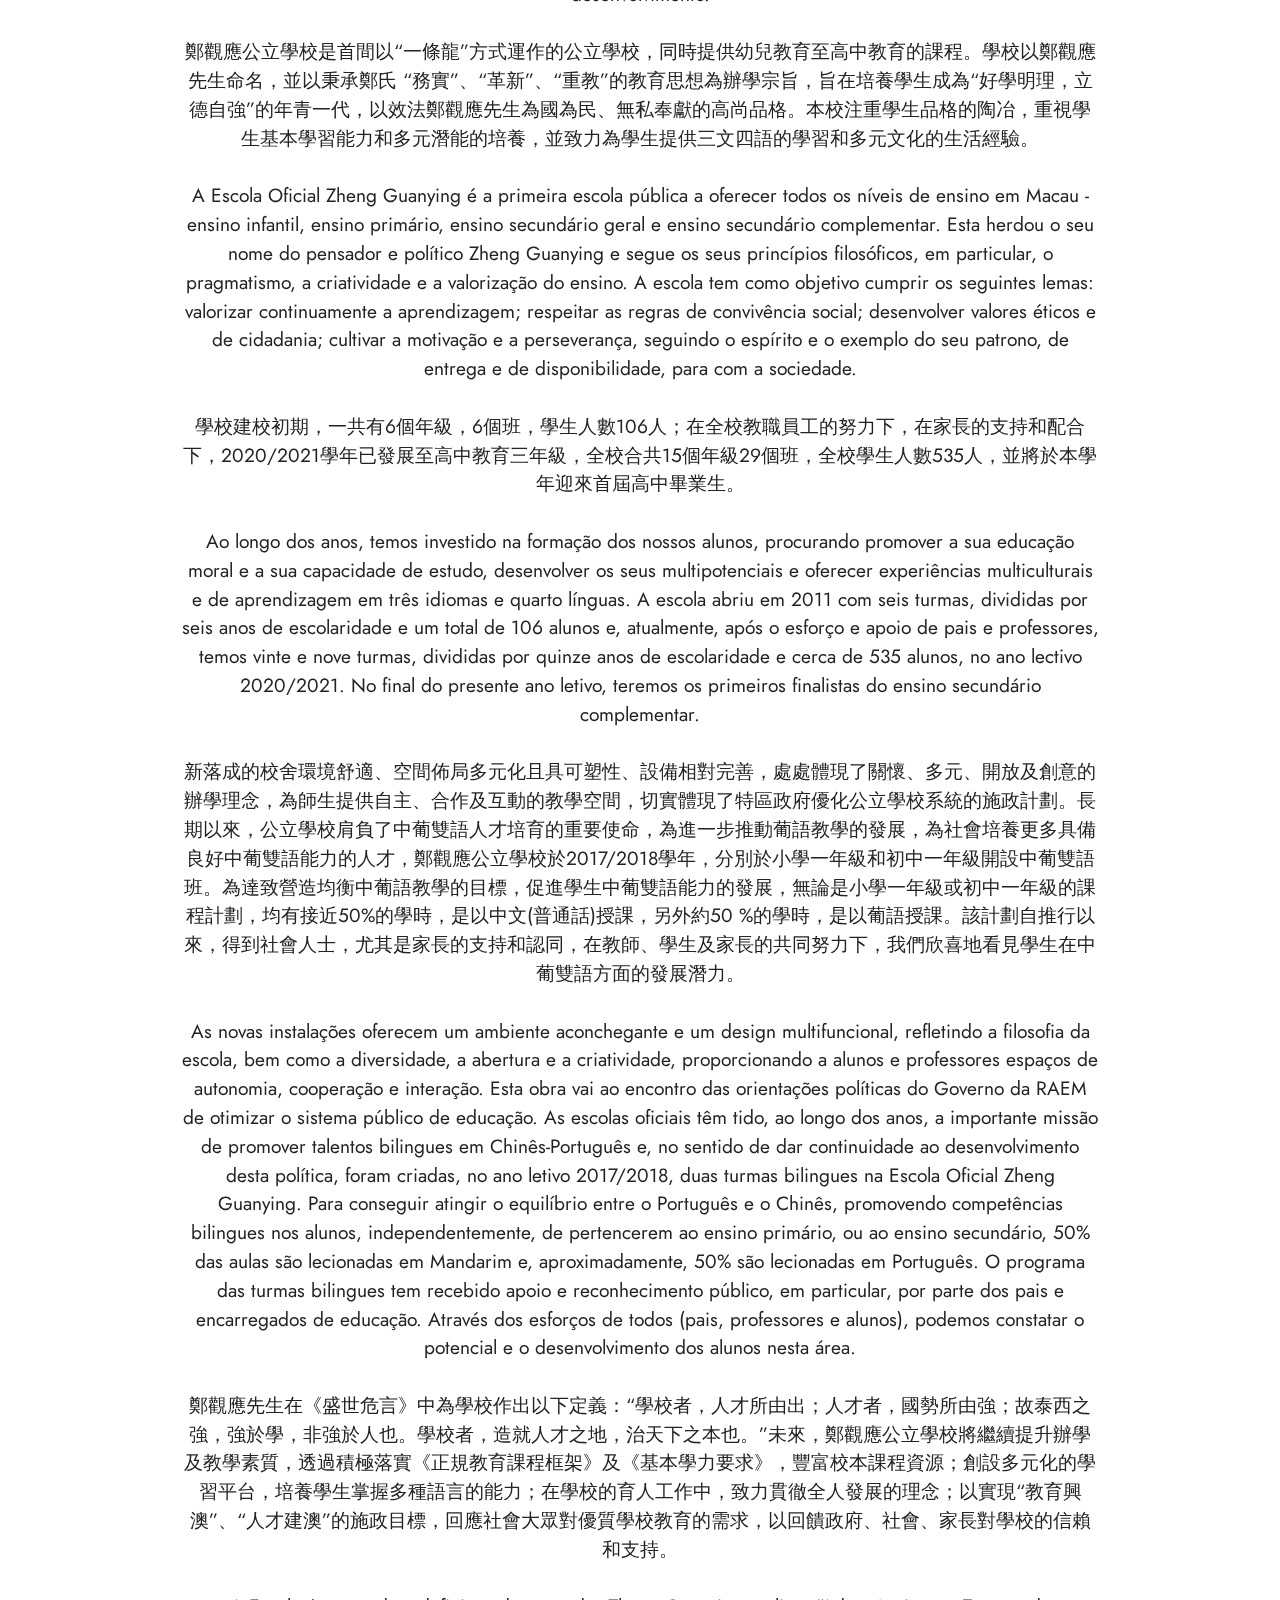
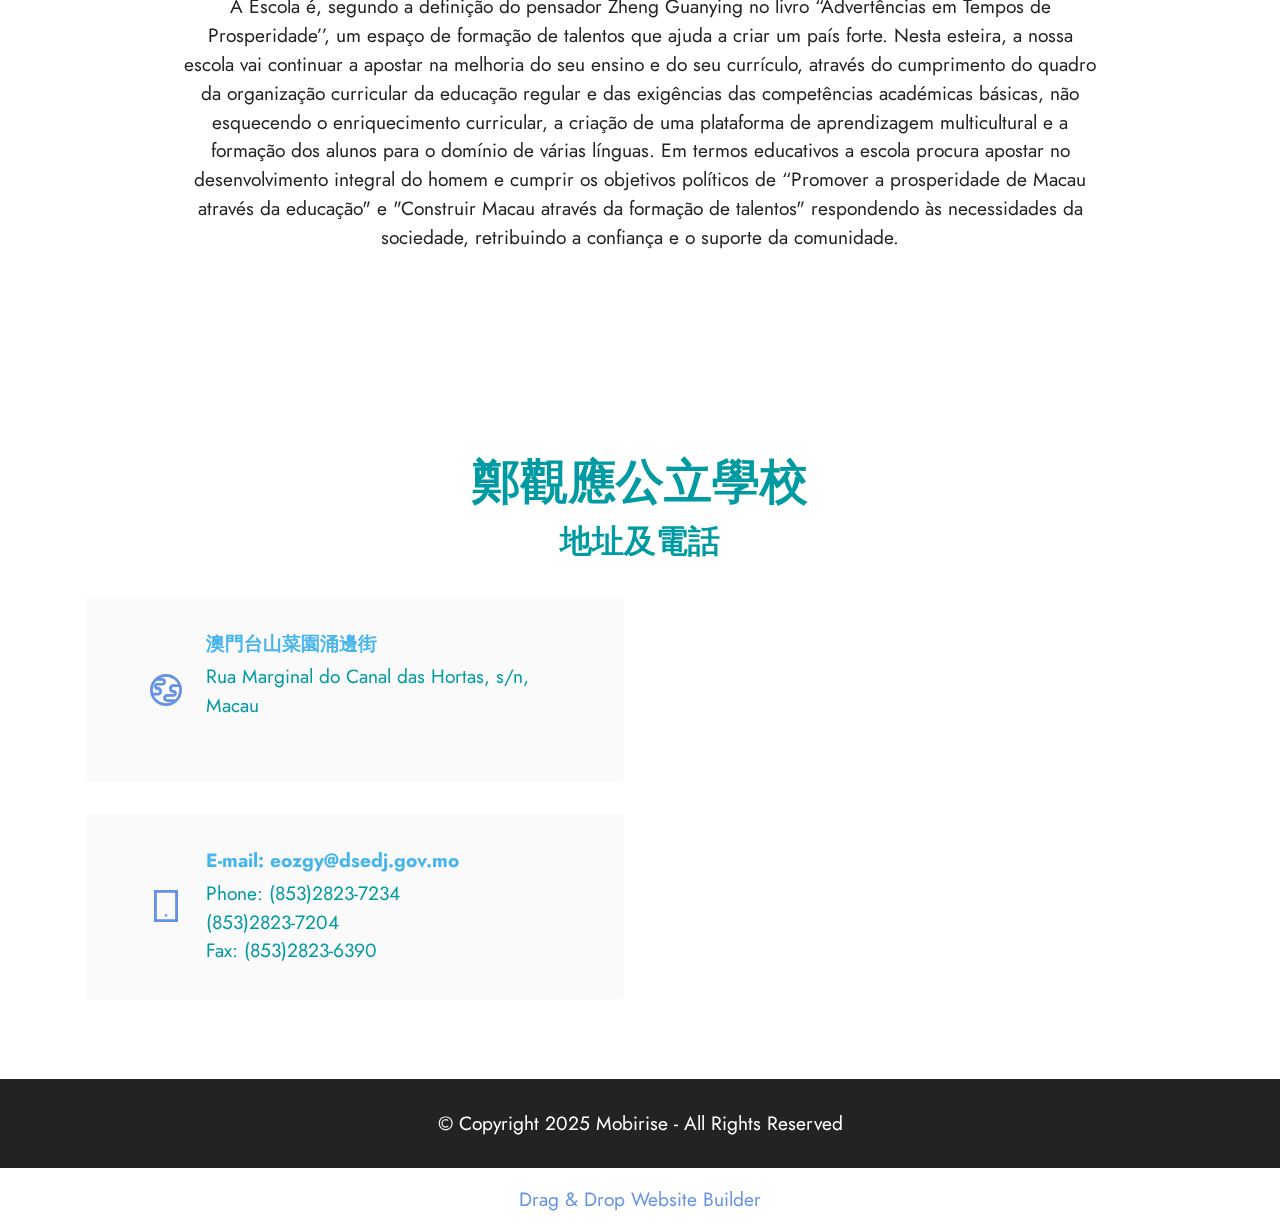
<file: page5.html>
<!DOCTYPE html>
<html  >
<head>
  <!-- Site made with Mobirise Website Builder v5.9.18, https://mobirise.com -->
  <meta charset="UTF-8">
  <meta http-equiv="X-UA-Compatible" content="IE=edge">
  <meta name="generator" content="Mobirise v5.9.18, mobirise.com">
  <meta name="viewport" content="width=device-width, initial-scale=1, minimum-scale=1">
  <link rel="shortcut icon" href="assets/images/eozgy1-96x103.png" type="image/x-icon">
  <meta name="description" content="">
  
  
  <title>eozgy</title>
  <link rel="stylesheet" href="assets/web/assets/mobirise-icons2/mobirise2.css">
  <link rel="stylesheet" href="assets/bootstrap/css/bootstrap.min.css">
  <link rel="stylesheet" href="assets/bootstrap/css/bootstrap-grid.min.css">
  <link rel="stylesheet" href="assets/bootstrap/css/bootstrap-reboot.min.css">
  <link rel="stylesheet" href="assets/parallax/jarallax.css">
  <link rel="stylesheet" href="assets/dropdown/css/style.css">
  <link rel="stylesheet" href="assets/socicon/css/styles.css">
  <link rel="stylesheet" href="assets/theme/css/style.css">
  <link rel="preload" href="https://fonts.googleapis.com/css?family=Jost:100,200,300,400,500,600,700,800,900,100i,200i,300i,400i,500i,600i,700i,800i,900i&display=swap" as="style" onload="this.onload=null;this.rel='stylesheet'">
  <noscript><link rel="stylesheet" href="https://fonts.googleapis.com/css?family=Jost:100,200,300,400,500,600,700,800,900,100i,200i,300i,400i,500i,600i,700i,800i,900i&display=swap"></noscript>
  <link rel="preload" as="style" href="assets/mobirise/css/mbr-additional.css?v=yfGrV3"><link rel="stylesheet" href="assets/mobirise/css/mbr-additional.css?v=yfGrV3" type="text/css">

  
  
  
</head>
<body>
  
  <section data-bs-version="5.1" class="menu menu2 cid-ufxIx0KlrG" once="menu" id="menu2-1g">
    
    <nav class="navbar navbar-dropdown navbar-fixed-top navbar-expand-lg">
        <div class="container">
            <div class="navbar-brand">
                <span class="navbar-logo">
                    <a href="https://mobiri.se">
                        <img src="assets/images/eozgy1-96x103.png" alt="Mobirise Website Builder" style="height: 3rem;">
                    </a>
                </span>
                <span class="navbar-caption-wrap"><a class="navbar-caption text-primary display-7" href="https://mobiri.se">鄭觀應公立學校&nbsp;<br></a></span>
            </div>
            <button class="navbar-toggler" type="button" data-toggle="collapse" data-bs-toggle="collapse" data-target="#navbarSupportedContent" data-bs-target="#navbarSupportedContent" aria-controls="navbarNavAltMarkup" aria-expanded="false" aria-label="Toggle navigation">
                <div class="hamburger">
                    <span></span>
                    <span></span>
                    <span></span>
                    <span></span>
                </div>
            </button>
            <div class="collapse navbar-collapse" id="navbarSupportedContent">
                <ul class="navbar-nav nav-dropdown nav-right" data-app-modern-menu="true"><li class="nav-item dropdown"><a class="nav-link link dropdown-toggle text-success display-4" href="index.html#testimonials1-5" data-toggle="dropdown-submenu" data-bs-toggle="dropdown" data-bs-auto-close="outside" aria-expanded="false">鄭家大屋簡介</a><div class="dropdown-menu" aria-labelledby="dropdown-176"><a class="dropdown-item text-success text-primary display-4" href="page9.html#header6-2i">世界文化遺產</a><a class="text-success dropdown-item text-primary display-4" href="page1.html#header6-g">鄭家大屋的由來</a><a class="text-success show dropdown-item text-primary display-4" href="index.html#header6-1">首頁</a></div></li>
                    <li class="nav-item"><a class="nav-link link text-success text-primary display-4" href="page2.html#header6-p">建築風格</a></li>
                    <li class="nav-item"><a class="nav-link link text-success text-primary display-4" href="page3.html#header6-y">裝修風格</a>
                    </li><li class="nav-item"><a class="nav-link link text-success text-primary display-4" href="page6.html#header6-20">鄭家大屋的小故事</a></li><li class="nav-item"><a class="nav-link link text-success text-primary display-4" href="page5.html#header6-1h">EOZGY</a></li><li class="nav-item"><a class="nav-link link text-success text-primary display-4" href="page4.html#header6-1f">製作人介紹</a></li><li class="nav-item"><a class="nav-link link text-success text-primary display-4" href="page7.html#slider1-2m">結構圖</a></li><li class="nav-item"><a class="nav-link link text-success text-primary display-4" href="page8.html#header6-2b">鳴謝</a></li></ul>
                
                
            </div>
        </div>
    </nav>
</section>

<section data-bs-version="5.1" class="header6 cid-ufxJIGrnzT mbr-fullscreen mbr-parallax-background" id="header6-1h">

    

    
    <div class="mbr-overlay" style="opacity: 0.2; background-color: rgb(68, 121, 217);"></div>

    <div class="align-center container">
        <div class="row justify-content-center">
            <div class="col-12 col-lg-10">
                <h1 class="mbr-section-title mbr-fonts-style mbr-white mb-3 display-1"><strong>鄭觀應公立學校</strong><br><strong>EOZGY<br></strong><div><strong><br></strong></div></h1>
                
                
                
            </div>
        </div>
    </div>
</section>

<section data-bs-version="5.1" class="content6 cid-ufxK908SjG" id="content6-1k">
    
    <div class="container">
        <div class="row justify-content-center">
            <div class="col-md-12 col-lg-10">
                <hr class="line">
                <p class="mbr-text align-center mbr-fonts-style my-4 display-5">特區政府於2011年7月19日頒佈第46/2011號行政命令，設立鄭觀應公立學校。&nbsp;<br></p>
                <hr class="line">
            </div>
        </div>
    </div>
</section>

<section data-bs-version="5.1" class="gallery1 cid-ufxM85AIHB" id="gallery1-1p">
    
    
    <div class="container">
        <div class="mbr-section-head">
            <h4 class="mbr-section-title mbr-fonts-style align-center mb-0 display-2"><strong>學校活動照片</strong></h4>
            
        </div>
        <div class="row mt-4">
            <div class="item features-image сol-12 col-md-6 col-lg-6">
                <div class="item-wrapper">
                    <div class="item-img">
                        <img src="assets/images/dsc-53-1256x841.jpg" alt="Mobirise Website Builder">
                    </div>
                    
                    
                </div>
            </div>
            <div class="item features-image сol-12 col-md-6 col-lg-6">
                <div class="item-wrapper">
                    <div class="item-img">
                        <img src="assets/images/315052407-1506574889860891-3535636944484148539-n-300x225.jpg" alt="Mobirise Website Builder">
                    </div>
                    
                    
                </div>
            </div>
            <div class="item features-image сol-12 col-md-6 col-lg-6">
                <div class="item-wrapper">
                    <div class="item-img">
                        <img src="assets/images/img-3175-e1534814952109-1024x922.jpg" alt="Mobirise Website Builder">
                    </div>
                    
                    
                </div>
            </div>
            <div class="item features-image сol-12 col-md-6 col-lg-6">
                <div class="item-wrapper">
                    <div class="item-img">
                        <img src="assets/images/138410151-1061391437712574-5110309317225630381-o-1024x768.jpg" alt="Mobirise Website Builder" title="">
                    </div>
                    
                    
                </div>
            </div>
        </div>
    </div>
</section>

<section data-bs-version="5.1" class="content5 cid-ufxKa7P6Ox" id="content5-1l">
    
    <div class="container">
        <div class="row justify-content-center">
            <div class="col-md-12 col-lg-10">
                <h3 class="mbr-section-title mbr-fonts-style mb-4 display-2"><strong>本學校介紹</strong></h3>
                
                <p class="mbr-text mbr-fonts-style display-7">為進一步實現“教育興澳”、“人才建澳”的施政理念，並為推進《非高等教育發展十年規劃（2011-2020）》所訂定的願景和政策方向，落實優化學校系統中有關以新的思維和理念革新管理方式，優化公立學校系統的工作，特區政府於2011年7月19日頒佈第46/2011號行政命令，設立鄭觀應公立學校。
<br>
<br>Em sintonia com os objetivos do Governo da RAEM, no que se refere ao Plano para o Desenvolvimento do Ensino Não Superior (2011 a 2020), com uma aposta na introdução de novas ideias e conceitos de gestão, na defesa da ideia de "Promover a prosperidade de Macau através da educação", de "Construir Macau através da formação de talentos" e como forma de melhorar o sistema público de educação, foi promulgada, no dia 19 de julho, a ordem executiva 46/2011 que deu origem à Escola Oficial Zheng Guanying.
<br>
<br>同時，為配合學校的長遠發展，並為學生提供良好的學習環境，分階段開展校舍重建及改建工程，致力回應學校課程與教學發展對校舍空間設備提出的各項需求。學校的校舍重建及改建工程計劃已於2018年全部竣工。這項凝聚了政府和社會各方智慧和力量的工程的圓滿竣工，標誌著學校的發展也邁進新的階段。
<br>
<br>Para assegurar, a longo prazo, o desenvolvimento educativo e as inerentes exigências curriculares, bem como providenciar um bom ambiente de aprendizagem para os alunos, realizaram-se obras de beneficiação nas instalações. As obras foram entretanto concluídas em 2018 e o edifício é, agora, o reflexo das sinergias entre o Governo e a sociedade civil. Com a conclusão das obras, a escola avança para uma nova fase no seu desenvolvimento.
<br>
<br>鄭觀應公立學校是首間以“一條龍”方式運作的公立學校，同時提供幼兒教育至高中教育的課程。學校以鄭觀應先生命名，並以秉承鄭氏 “務實”、“革新”、“重教”的教育思想為辦學宗旨，旨在培養學生成為“好學明理，立德自強”的年青一代，以效法鄭觀應先生為國為民、無私奉獻的高尚品格。本校注重學生品格的陶冶，重視學生基本學習能力和多元潛能的培養，並致力為學生提供三文四語的學習和多元文化的生活經驗。
<br>
<br>A Escola Oficial Zheng Guanying é a primeira escola pública a oferecer todos os níveis de ensino em Macau - ensino infantil, ensino primário, ensino secundário geral e ensino secundário complementar. Esta herdou o seu nome do pensador e político Zheng Guanying e segue os seus princípios filosóficos, em particular, o pragmatismo, a criatividade e a valorização do ensino. A escola tem como objetivo cumprir os seguintes lemas: valorizar continuamente a aprendizagem; respeitar as regras de convivência social; desenvolver valores éticos e de cidadania; cultivar a motivação e a perseverança, seguindo o espírito e o exemplo do seu patrono, de entrega e de disponibilidade, para com a sociedade.
<br>
<br>學校建校初期，一共有6個年級，6個班，學生人數106人；在全校教職員工的努力下，在家長的支持和配合下，2020/2021學年已發展至高中教育三年級，全校合共15個年級29個班，全校學生人數535人，並將於本學年迎來首屆高中畢業生。
<br>
<br>Ao longo dos anos, temos investido na formação dos nossos alunos, procurando promover a sua educação moral e a sua capacidade de estudo, desenvolver os seus multipotenciais e oferecer experiências multiculturais e de aprendizagem em três idiomas e quarto línguas. A escola abriu em 2011 com seis turmas, divididas por seis anos de escolaridade e um total de 106 alunos e, atualmente, após o esforço e apoio de pais e professores, temos vinte e nove turmas, divididas por quinze anos de escolaridade e cerca de 535 alunos, no ano lectivo 2020/2021. No final do presente ano letivo, teremos os primeiros finalistas do ensino secundário complementar.
<br>
<br>新落成的校舍環境舒適、空間佈局多元化且具可塑性、設備相對完善，處處體現了關懷、多元、開放及創意的辦學理念，為師生提供自主、合作及互動的教學空間，切實體現了特區政府優化公立學校系統的施政計劃。長期以來，公立學校肩負了中葡雙語人才培育的重要使命，為進一步推動葡語教學的發展，為社會培養更多具備良好中葡雙語能力的人才，鄭觀應公立學校於2017/2018學年，分別於小學一年級和初中一年級開設中葡雙語班。為達致營造均衡中葡語教學的目標，促進學生中葡雙語能力的發展，無論是小學一年級或初中一年級的課程計劃，均有接近50%的學時，是以中文(普通話)授課，另外約50 %的學時，是以葡語授課。該計劃自推行以來，得到社會人士，尤其是家長的支持和認同，在教師、學生及家長的共同努力下，我們欣喜地看見學生在中葡雙語方面的發展潛力。
<br>
<br>As novas instalações oferecem um ambiente aconchegante e um design multifuncional, refletindo a filosofia da escola, bem como a diversidade, a abertura e a criatividade, proporcionando a alunos e professores espaços de autonomia, cooperação e interação. Esta obra vai ao encontro das orientações políticas do Governo da RAEM de otimizar o sistema público de educação. As escolas oficiais têm tido, ao longo dos anos, a importante missão de promover talentos bilingues em Chinês-Português e, no sentido de dar continuidade ao desenvolvimento desta política, foram criadas, no ano letivo 2017/2018, duas turmas bilingues na Escola Oficial Zheng Guanying. Para conseguir atingir o equilíbrio entre o Português e o Chinês, promovendo competências bilingues nos alunos, independentemente, de pertencerem ao ensino primário, ou ao ensino secundário, 50% das aulas são lecionadas em Mandarim e, aproximadamente, 50% são lecionadas em Português. O programa das turmas bilingues tem recebido apoio e reconhecimento público, em particular, por parte dos pais e encarregados de educação. Através dos esforços de todos (pais, professores e alunos), podemos constatar o potencial e o desenvolvimento dos alunos nesta área.
<br>
<br>鄭觀應先生在《盛世危言》中為學校作出以下定義：“學校者，人才所由出；人才者，國勢所由強；故泰西之強，強於學，非強於人也。學校者，造就人才之地，治天下之本也。”未來，鄭觀應公立學校將繼續提升辦學及教學素質，透過積極落實《正規教育課程框架》及《基本學力要求》，豐富校本課程資源；創設多元化的學習平台，培養學生掌握多種語言的能力；在學校的育人工作中，致力貫徹全人發展的理念；以實現“教育興澳”、“人才建澳”的施政目標，回應社會大眾對優質學校教育的需求，以回饋政府、社會、家長對學校的信賴和支持。
<br>
<br>A Escola é, segundo a definição do pensador Zheng Guanying no livro “Advertências em Tempos de Prosperidade’’, um espaço de formação de talentos que ajuda a criar um país forte. Nesta esteira, a nossa escola vai continuar a apostar na melhoria do seu ensino e do seu currículo, através do cumprimento do quadro da organização curricular da educação regular e das exigências das competências académicas básicas, não esquecendo o enriquecimento curricular, a criação de uma plataforma de aprendizagem multicultural e a formação dos alunos para o domínio de várias línguas. Em termos educativos a escola procura apostar no desenvolvimento integral do homem e cumprir os objetivos políticos de “Promover a prosperidade de Macau através da educação" e "Construir Macau através da formação de talentos" respondendo às necessidades da sociedade, retribuindo a confiança e o suporte da comunidade.
<br>
<br></p>
            </div>
        </div>
    </div>
</section>

<section data-bs-version="5.1" class="contacts3 map1 cid-ufywNBXAHa" id="contacts3-28">

    

    
    
    <div class="container">
        <div class="mbr-section-head">
            <h3 class="mbr-section-title mbr-fonts-style align-center mb-0 display-2"><strong>鄭觀應公立學校</strong></h3>
            <h4 class="mbr-section-subtitle mbr-fonts-style align-center mb-0 mt-2 display-5"><strong>地址及電話</strong></h4>
        </div>
        <div class="row justify-content-center mt-4">
            <div class="card col-12 col-md-6">
                <div class="card-wrapper">
                    <div class="image-wrapper">
                        <span class="mbr-iconfont mobi-mbri-globe mobi-mbri"></span>
                    </div>
                    <div class="text-wrapper">
                        <h6 class="card-title mbr-fonts-style mb-1 display-7"><strong>澳門台山菜園涌邊街</strong></h6>
                        <p class="mbr-text mbr-fonts-style display-7">Rua Marginal do Canal das Hortas, s/n, Macau&nbsp;<br></p>
                    </div>
                </div>
                <div class="card-wrapper">
                    <div class="image-wrapper">
                        <span class="mbr-iconfont mobi-mbri-tablet-vertical mobi-mbri"></span>
                    </div>
                    <div class="text-wrapper">
                        <h6 class="card-title mbr-fonts-style mb-1 display-7"><strong>E-mail: eozgy@dsedj.gov.mo</strong></h6>
                        <p class="mbr-text mbr-fonts-style display-7">Phone: (853)2823-7234
<br>(853)2823-7204
<br>Fax:        (853)2823-6390</p>
                    </div>
                </div>
            </div>
            <div class="map-wrapper col-12 col-md-6">
                <div class="google-map"><iframe frameborder="0" style="border:0" src="https://www.google.com/maps/embed/v1/place?key=AIzaSyAtXm0x23nRCgazjDV2Kl3GTHRP411ougQ&amp;q=澳門" allowfullscreen=""></iframe></div>
            </div>
        </div>
    </div>
</section>

<section data-bs-version="5.1" class="footer7 cid-ufxKdcPZ4k" once="footers" id="footer7-1m">

    

    

    <div class="container">
        <div class="media-container-row align-center mbr-white">
            <div class="col-12">
                <p class="mbr-text mb-0 mbr-fonts-style display-7">
                    © Copyright 2025 Mobirise - All Rights Reserved
                </p>
            </div>
        </div>
    </div>
</section><section class="display-7" style="padding: 0;align-items: center;justify-content: center;flex-wrap: wrap;    align-content: center;display: flex;position: relative;height: 4rem;"><a href="https://mobiri.se/2888951" style="flex: 1 1;height: 4rem;position: absolute;width: 100%;z-index: 1;"><img alt="" style="height: 4rem;" src="[data-uri]"></a><p style="margin: 0;text-align: center;" class="display-7">&#8204;</p><a style="z-index:1" href="https://mobirise.com/drag-drop-website-builder.html">Drag & Drop Website Builder</a></section><script src="assets/bootstrap/js/bootstrap.bundle.min.js"></script>  <script src="assets/parallax/jarallax.js"></script>  <script src="assets/smoothscroll/smooth-scroll.js"></script>  <script src="assets/ytplayer/index.js"></script>  <script src="assets/dropdown/js/navbar-dropdown.js"></script>  <script src="assets/theme/js/script.js"></script>  
  
  
</body>
</html>
</file>
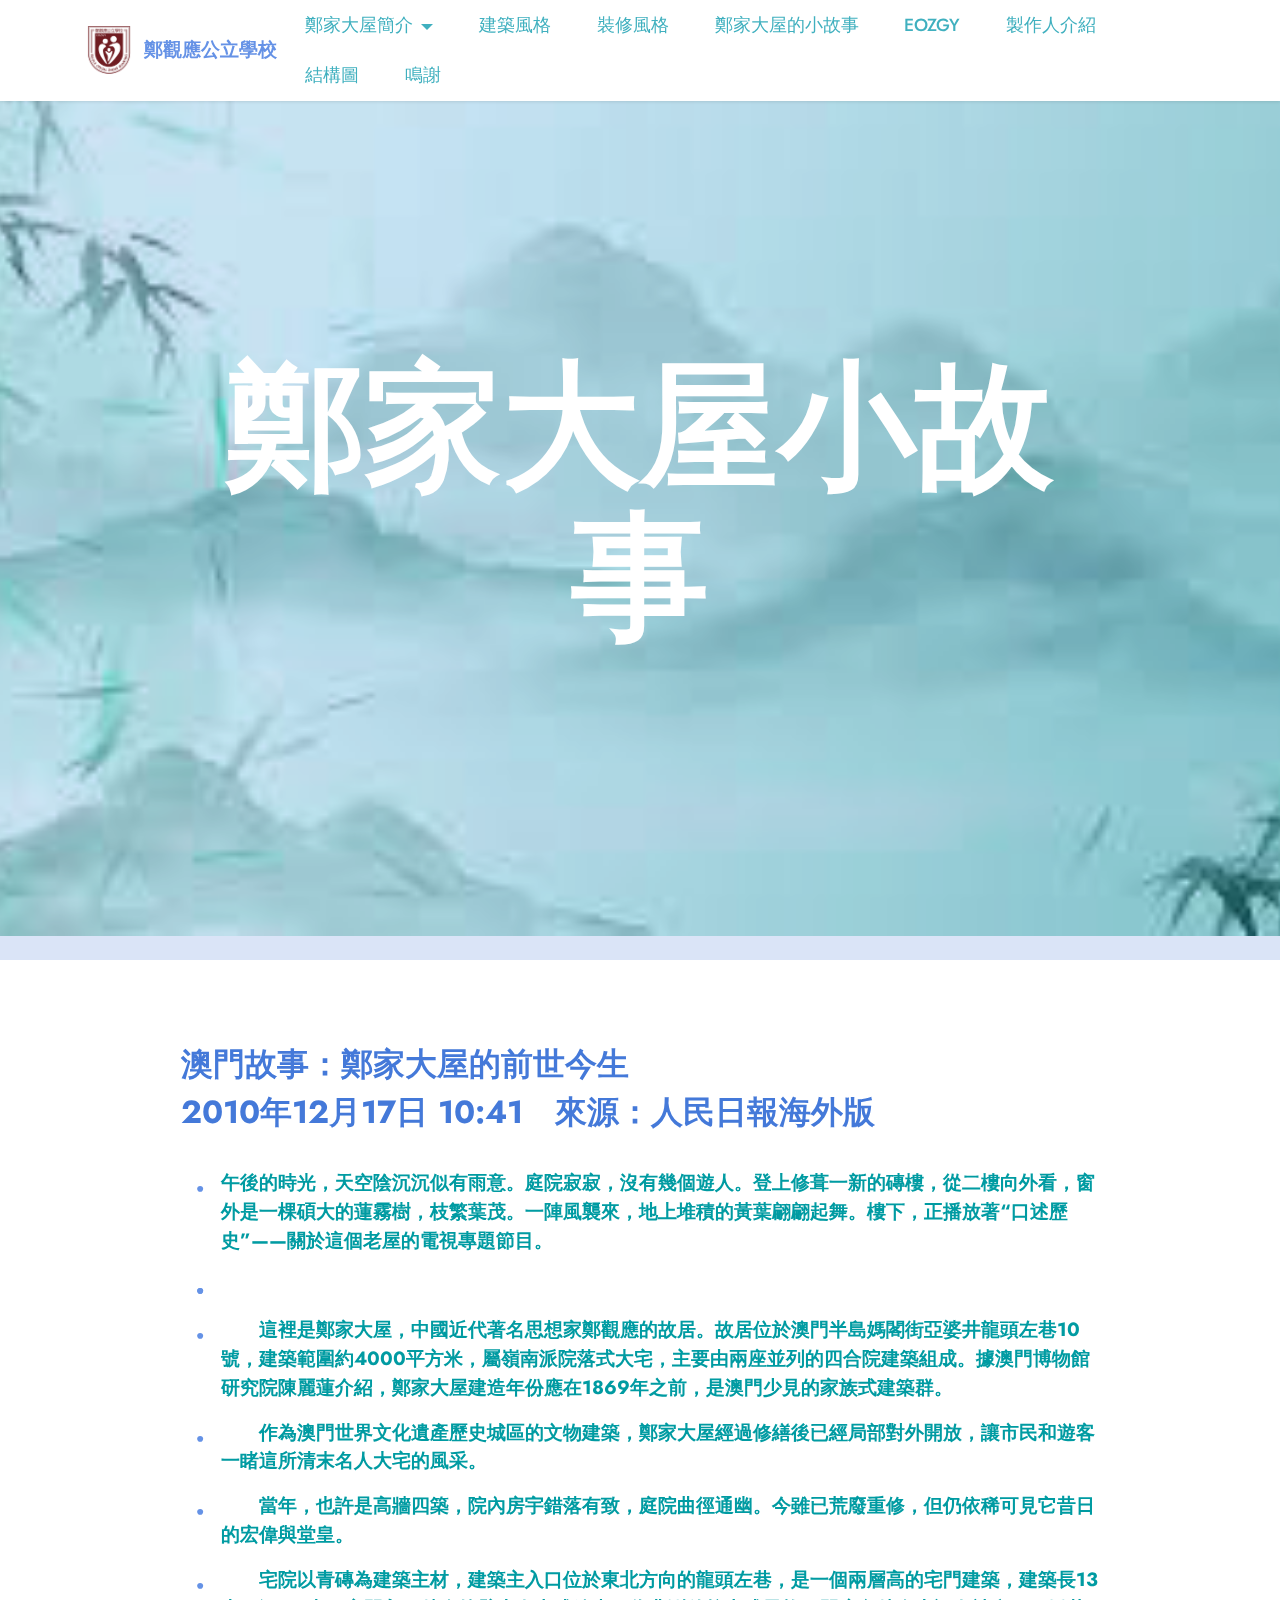
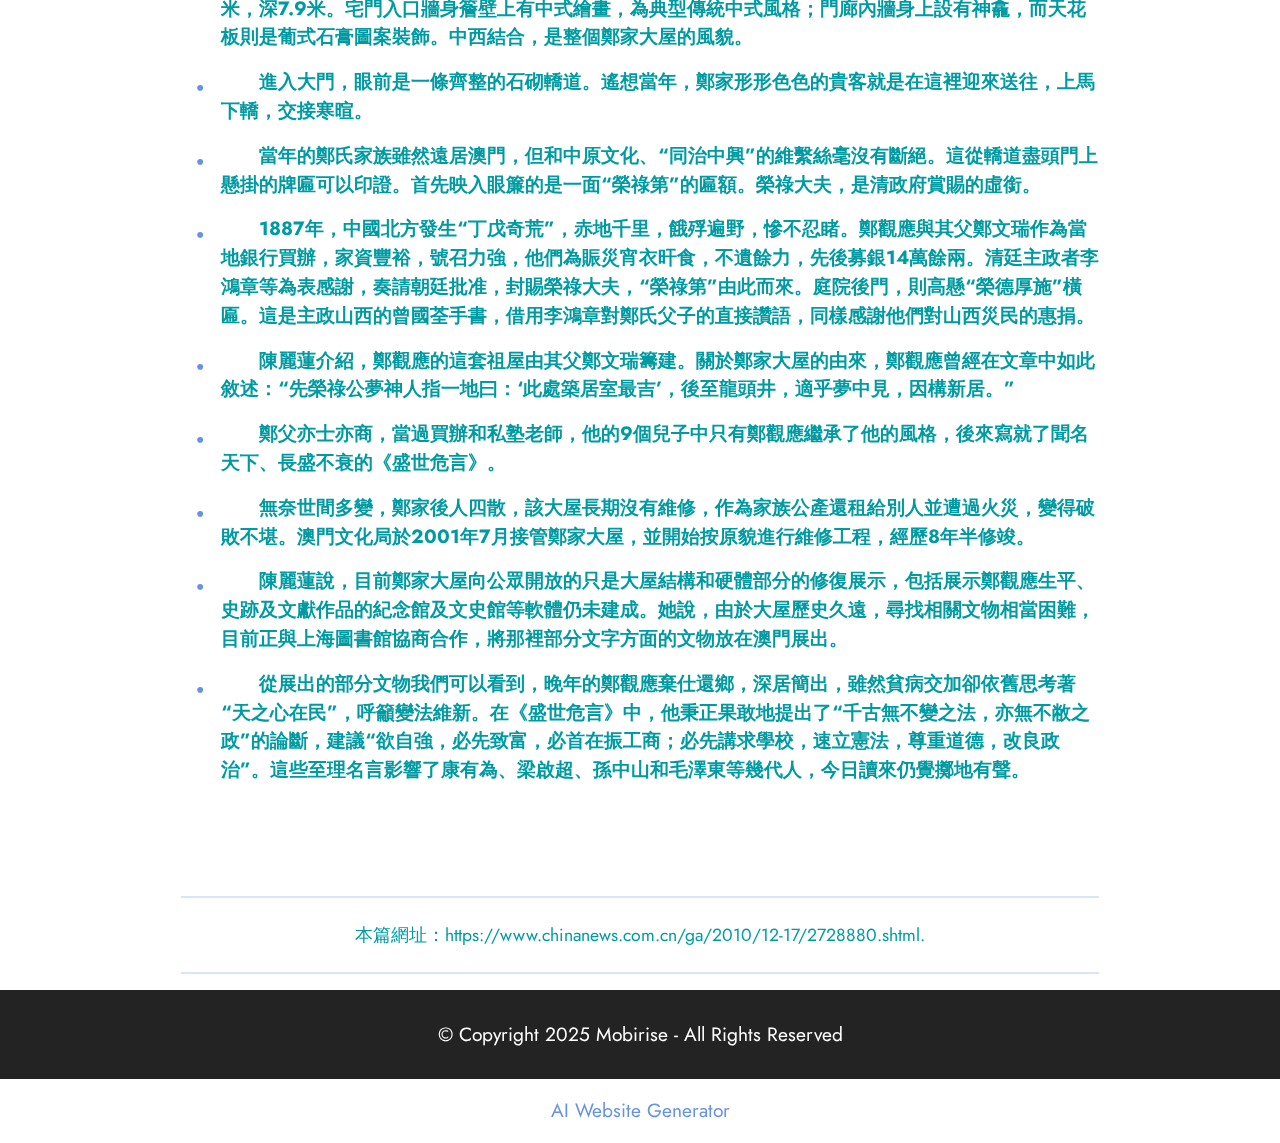
<file: page6.html>
<!DOCTYPE html>
<html  >
<head>
  <!-- Site made with Mobirise Website Builder v5.9.18, https://mobirise.com -->
  <meta charset="UTF-8">
  <meta http-equiv="X-UA-Compatible" content="IE=edge">
  <meta name="generator" content="Mobirise v5.9.18, mobirise.com">
  <meta name="viewport" content="width=device-width, initial-scale=1, minimum-scale=1">
  <link rel="shortcut icon" href="assets/images/eozgy1-96x103.png" type="image/x-icon">
  <meta name="description" content="">
  
  
  <title>鄭家大屋小故事</title>
  <link rel="stylesheet" href="assets/bootstrap/css/bootstrap.min.css">
  <link rel="stylesheet" href="assets/bootstrap/css/bootstrap-grid.min.css">
  <link rel="stylesheet" href="assets/bootstrap/css/bootstrap-reboot.min.css">
  <link rel="stylesheet" href="assets/parallax/jarallax.css">
  <link rel="stylesheet" href="assets/dropdown/css/style.css">
  <link rel="stylesheet" href="assets/socicon/css/styles.css">
  <link rel="stylesheet" href="assets/theme/css/style.css">
  <link rel="preload" href="https://fonts.googleapis.com/css?family=Jost:100,200,300,400,500,600,700,800,900,100i,200i,300i,400i,500i,600i,700i,800i,900i&display=swap" as="style" onload="this.onload=null;this.rel='stylesheet'">
  <noscript><link rel="stylesheet" href="https://fonts.googleapis.com/css?family=Jost:100,200,300,400,500,600,700,800,900,100i,200i,300i,400i,500i,600i,700i,800i,900i&display=swap"></noscript>
  <link rel="preload" as="style" href="assets/mobirise/css/mbr-additional.css?v=ct3A2C"><link rel="stylesheet" href="assets/mobirise/css/mbr-additional.css?v=ct3A2C" type="text/css">

  
  
  
</head>
<body>
  
  <section data-bs-version="5.1" class="menu menu2 cid-ufxHBduSVo" once="menu" id="menu2-1x">
    
    <nav class="navbar navbar-dropdown navbar-fixed-top navbar-expand-lg">
        <div class="container">
            <div class="navbar-brand">
                <span class="navbar-logo">
                    <a href="https://mobiri.se">
                        <img src="assets/images/eozgy1-96x103.png" alt="Mobirise Website Builder" style="height: 3rem;">
                    </a>
                </span>
                <span class="navbar-caption-wrap"><a class="navbar-caption text-primary display-7" href="https://mobiri.se">鄭觀應公立學校&nbsp;<br></a></span>
            </div>
            <button class="navbar-toggler" type="button" data-toggle="collapse" data-bs-toggle="collapse" data-target="#navbarSupportedContent" data-bs-target="#navbarSupportedContent" aria-controls="navbarNavAltMarkup" aria-expanded="false" aria-label="Toggle navigation">
                <div class="hamburger">
                    <span></span>
                    <span></span>
                    <span></span>
                    <span></span>
                </div>
            </button>
            <div class="collapse navbar-collapse" id="navbarSupportedContent">
                <ul class="navbar-nav nav-dropdown nav-right" data-app-modern-menu="true"><li class="nav-item dropdown"><a class="nav-link link dropdown-toggle text-success display-4" href="index.html#testimonials1-5" data-toggle="dropdown-submenu" data-bs-toggle="dropdown" data-bs-auto-close="outside" aria-expanded="false">鄭家大屋簡介</a><div class="dropdown-menu" aria-labelledby="dropdown-176"><a class="dropdown-item text-success text-primary display-4" href="page9.html#header6-2i">世界文化遺產</a><a class="text-success dropdown-item text-primary display-4" href="page1.html#header6-g">鄭家大屋的由來</a><a class="text-success show dropdown-item text-primary display-4" href="index.html#header6-1">首頁</a></div></li>
                    <li class="nav-item"><a class="nav-link link text-success text-primary display-4" href="page2.html#header6-p">建築風格</a></li>
                    <li class="nav-item"><a class="nav-link link text-success text-primary display-4" href="page3.html#header6-y">裝修風格</a>
                    </li><li class="nav-item"><a class="nav-link link text-success text-primary display-4" href="page6.html#header6-20">鄭家大屋的小故事</a></li><li class="nav-item"><a class="nav-link link text-success text-primary display-4" href="page5.html#header6-1h">EOZGY</a></li><li class="nav-item"><a class="nav-link link text-success text-primary display-4" href="page4.html#header6-1f">製作人介紹</a></li><li class="nav-item"><a class="nav-link link text-success text-primary display-4" href="page7.html#slider1-2m">結構圖</a></li><li class="nav-item"><a class="nav-link link text-success text-primary display-4" href="page8.html#header6-2b">鳴謝</a></li></ul>
                
                
            </div>
        </div>
    </nav>
</section>

<section data-bs-version="5.1" class="header6 cid-ufxUINcJBr mbr-fullscreen mbr-parallax-background" id="header6-20">

    

    
    <div class="mbr-overlay" style="opacity: 0.2; background-color: rgb(68, 121, 217);"></div>

    <div class="align-center container">
        <div class="row justify-content-center">
            <div class="col-12 col-lg-10">
                <h1 class="mbr-section-title mbr-fonts-style mbr-white mb-3 display-1"><strong>鄭家大屋小故事</strong></h1>
                
                
                
            </div>
        </div>
    </div>
</section>

<section data-bs-version="5.1" class="content14 cid-ufFaAFX9Rd" id="content14-2q">
    

    
    
    
    <div class="container">
        <div class="row justify-content-center">
            <div class="col-md-12 col-lg-10">
                    <h3 class="mbr-section-title mbr-fonts-style mb-4 display-5"><strong>澳門故事：鄭家大屋的前世今生
</strong><div><strong>2010年12月17日 10:41　來源：人民日報海外版　</strong></div></h3>
                <ul class="list mbr-fonts-style display-7">
                    <li><strong>午後的時光，天空陰沉沉似有雨意。庭院寂寂，沒有幾個遊人。登上修葺一新的磚樓，從二樓向外看，窗外是一棵碩大的蓮霧樹，枝繁葉茂。一陣風襲來，地上堆積的黃葉翩翩起舞。樓下，正播放著“口述歷史”——關於這個老屋的電視專題節目。
</strong></li><li>
</li><li><span style="font-size: 1.2rem;"><strong><br></strong></span></li><li><span style="font-size: 1.2rem;"><strong>　　這裡是鄭家大屋，中國近代著名思想家鄭觀應的故居。故居位於澳門半島媽閣街亞婆井龍頭左巷10號，建築範圍約4000平方米，屬嶺南派院落式大宅，主要由兩座並列的四合院建築組成。據澳門博物館研究院陳麗蓮介紹，鄭家大屋建造年份應在1869年之前，是澳門少見的家族式建築群。
</strong></span></li><li><span style="font-size: 1.2rem;"><strong>　　作為澳門世界文化遺產歷史城區的文物建築，鄭家大屋經過修繕後已經局部對外開放，讓市民和遊客一睹這所清末名人大宅的風采。
</strong></span></li><li><span style="font-size: 1.2rem;">　　<strong>當年，也許是高牆四築，院內房宇錯落有致，庭院曲徑通幽。今雖已荒廢重修，但仍依稀可見它昔日的宏偉與堂皇。
</strong></span></li><li><span style="font-size: 1.2rem;"><strong>　　宅院以青磚為建築主材，建築主入口位於東北方向的龍頭左巷，是一個兩層高的宅門建築，建築長13米，深7.9米。宅門入口牆身簷壁上有中式繪畫，為典型傳統中式風格；門廊內牆身上設有神龕，而天花板則是葡式石膏圖案裝飾。中西結合，是整個鄭家大屋的風貌。
</strong></span></li><li><span style="font-size: 1.2rem;"><strong>　　進入大門，眼前是一條齊整的石砌轎道。遙想當年，鄭家形形色色的貴客就是在這裡迎來送往，上馬下轎，交接寒暄。
</strong></span></li><li><span style="font-size: 1.2rem;"><strong>　　當年的鄭氏家族雖然遠居澳門，但和中原文化、“同治中興”的維繫絲毫沒有斷絕。這從轎道盡頭門上懸掛的牌匾可以印證。首先映入眼簾的是一面“榮祿第”的匾額。榮祿大夫，是清政府賞賜的虛銜。
</strong></span></li><li><span style="font-size: 1.2rem;"><strong>　　1887年，中國北方發生“丁戊奇荒”，赤地千里，餓殍遍野，慘不忍睹。鄭觀應與其父鄭文瑞作為當地銀行買辦，家資豐裕，號召力強，他們為賑災宵衣旰食，不遺餘力，先後募銀14萬餘兩。清廷主政者李鴻章等為表感謝，奏請朝廷批准，封賜榮祿大夫，“榮祿第”由此而來。庭院後門，則高懸“榮德厚施”橫匾。這是主政山西的曾國荃手書，借用李鴻章對鄭氏父子的直接讚語，同樣感謝他們對山西災民的惠捐。
</strong></span></li><li><span style="font-size: 1.2rem;"><strong>　　陳麗蓮介紹，鄭觀應的這套祖屋由其父鄭文瑞籌建。關於鄭家大屋的由來，鄭觀應曾經在文章中如此敘述：“先榮祿公夢神人指一地曰：‘此處築居室最吉’，後至龍頭井，適乎夢中見，因構新居。”
</strong></span></li><li><span style="font-size: 1.2rem;"><strong>　　鄭父亦士亦商，當過買辦和私塾老師，他的9個兒子中只有鄭觀應繼承了他的風格，後來寫就了聞名天下、長盛不衰的《盛世危言》。
</strong></span></li><li><span style="font-size: 1.2rem;"><strong>　　無奈世間多變，鄭家後人四散，該大屋長期沒有維修，作為家族公產還租給別人並遭過火災，變得破敗不堪。澳門文化局於2001年7月接管鄭家大屋，並開始按原貌進行維修工程，經歷8年半修竣。
</strong></span></li><li><span style="font-size: 1.2rem;"><strong>　　陳麗蓮說，目前鄭家大屋向公眾開放的只是大屋結構和硬體部分的修復展示，包括展示鄭觀應生平、史跡及文獻作品的紀念館及文史館等軟體仍未建成。她說，由於大屋歷史久遠，尋找相關文物相當困難，目前正與上海圖書館協商合作，將那裡部分文字方面的文物放在澳門展出。
</strong></span></li><li><span style="font-size: 1.2rem;"><strong>　　從展出的部分文物我們可以看到，晚年的鄭觀應棄仕還鄉，深居簡出，雖然貧病交加卻依舊思考著“天之心在民”，呼籲變法維新。在《盛世危言》中，他秉正果敢地提出了“千古無不變之法，亦無不敝之政”的論斷，建議“欲自強，必先致富，必首在振工商；必先講求學校，速立憲法，尊重道德，改良政治”。這些至理名言影響了康有為、梁啟超、孫中山和毛澤東等幾代人，今日讀來仍覺擲地有聲。　　</strong></span></li>
                </ul>
            </div>
        </div>
    </div>
</section>

<section data-bs-version="5.1" class="content6 cid-ufFbwxxJmO" id="content6-2r">
    
    <div class="container">
        <div class="row justify-content-center">
            <div class="col-md-12 col-lg-10">
                <hr class="line">
                <p class="mbr-text align-center mbr-fonts-style my-4 display-4">本篇網址：https://www.chinanews.com.cn/ga/2010/12-17/2728880.shtml.</p>
                <hr class="line">
            </div>
        </div>
    </div>
</section>

<section data-bs-version="5.1" class="footer7 cid-ufxKdcPZ4k" once="footers" id="footer7-1y">

    

    

    <div class="container">
        <div class="media-container-row align-center mbr-white">
            <div class="col-12">
                <p class="mbr-text mb-0 mbr-fonts-style display-7">
                    © Copyright 2025 Mobirise - All Rights Reserved
                </p>
            </div>
        </div>
    </div>
</section><section class="display-7" style="padding: 0;align-items: center;justify-content: center;flex-wrap: wrap;    align-content: center;display: flex;position: relative;height: 4rem;"><a href="https://mobiri.se/2888951" style="flex: 1 1;height: 4rem;position: absolute;width: 100%;z-index: 1;"><img alt="" style="height: 4rem;" src="[data-uri]"></a><p style="margin: 0;text-align: center;" class="display-7">&#8204;</p><a style="z-index:1" href="https://mobirise.com/builder/ai-website-generator.html">AI Website Generator</a></section><script src="assets/bootstrap/js/bootstrap.bundle.min.js"></script>  <script src="assets/parallax/jarallax.js"></script>  <script src="assets/smoothscroll/smooth-scroll.js"></script>  <script src="assets/ytplayer/index.js"></script>  <script src="assets/dropdown/js/navbar-dropdown.js"></script>  <script src="assets/theme/js/script.js"></script>  
  
  
</body>
</html>
</file>
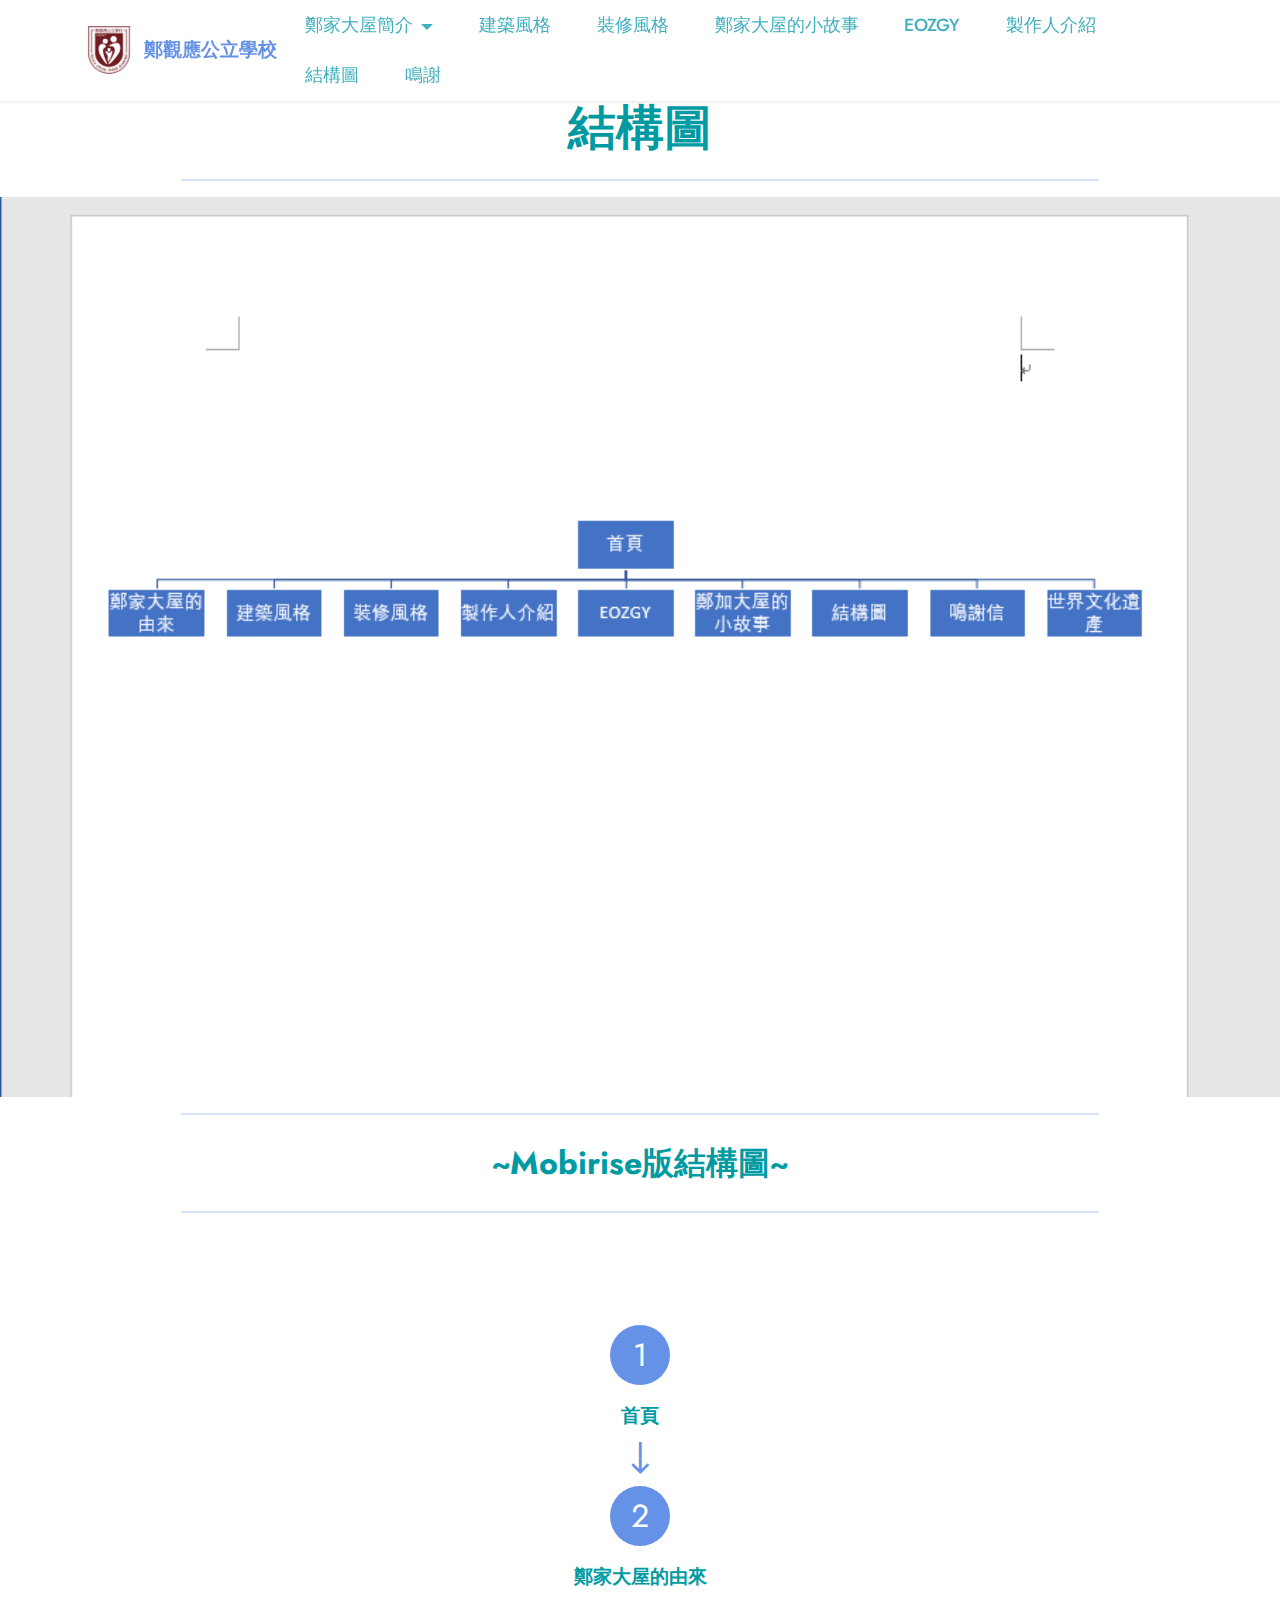
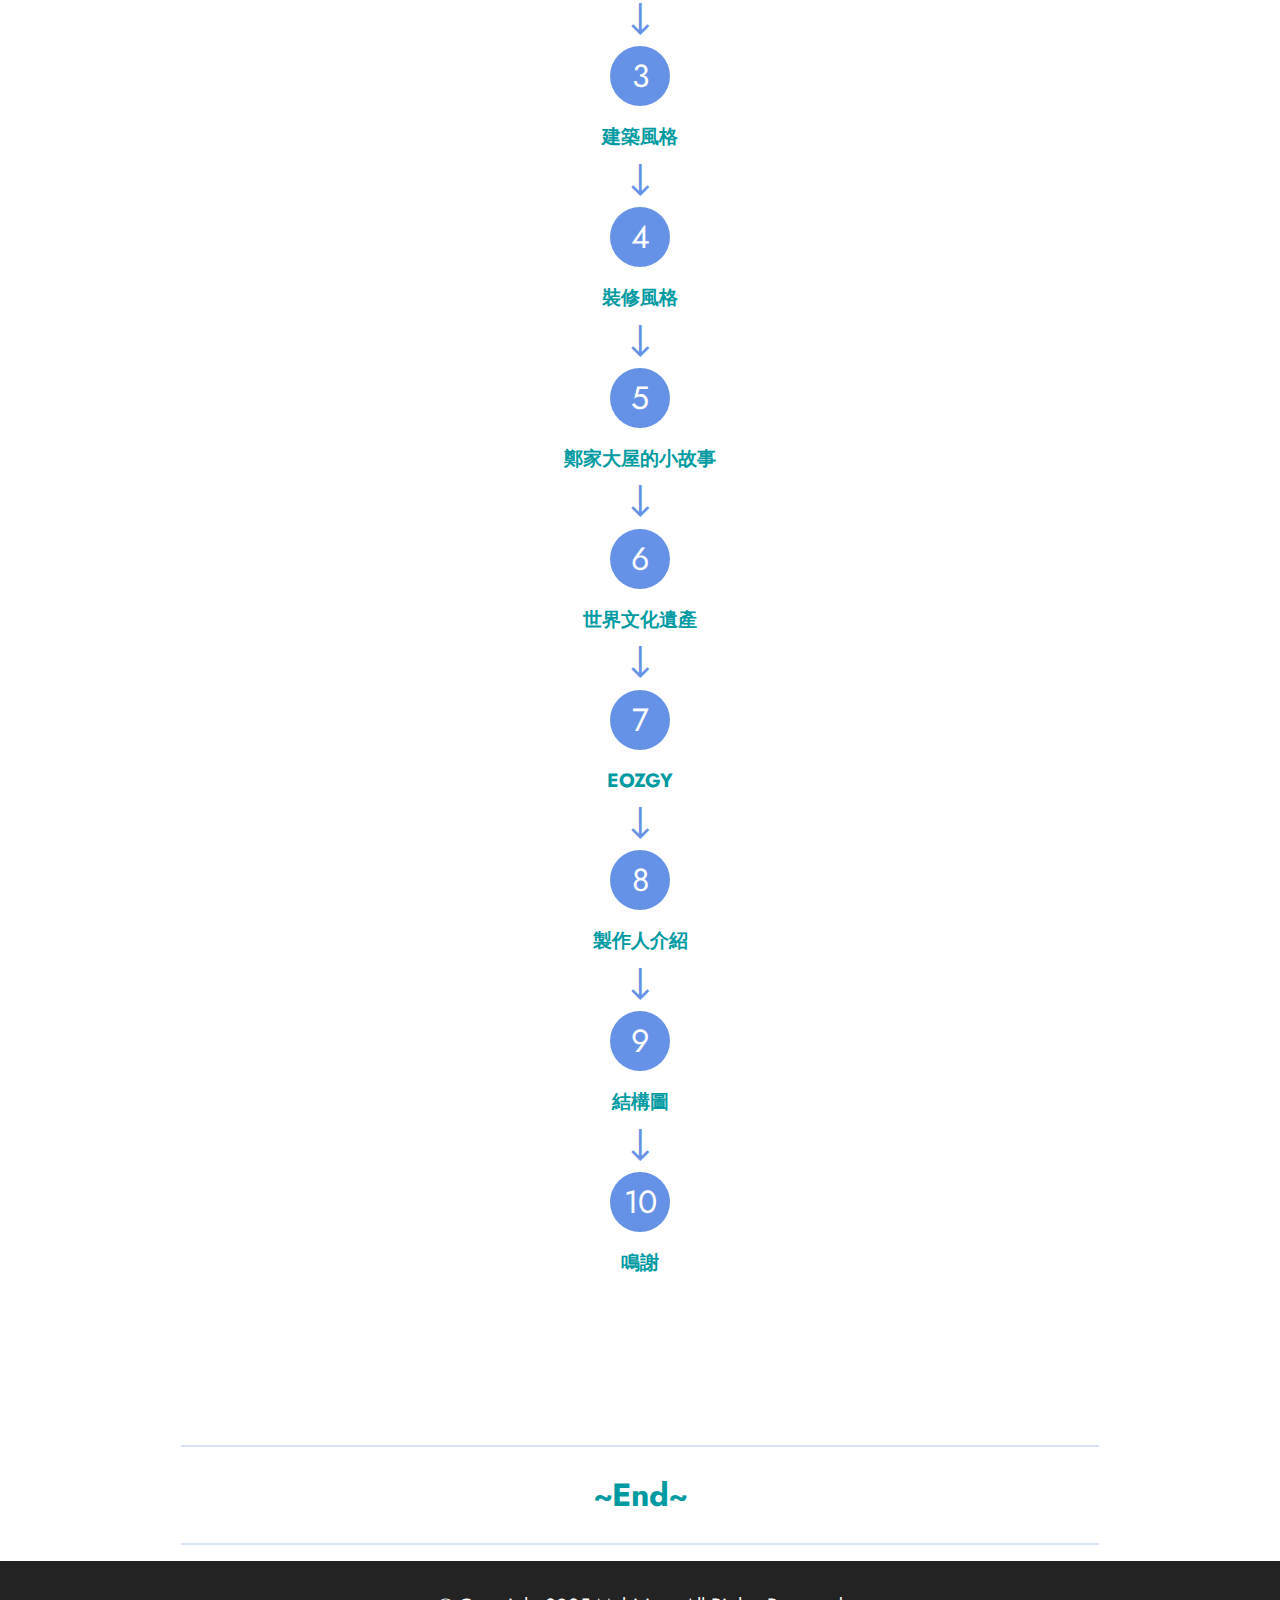
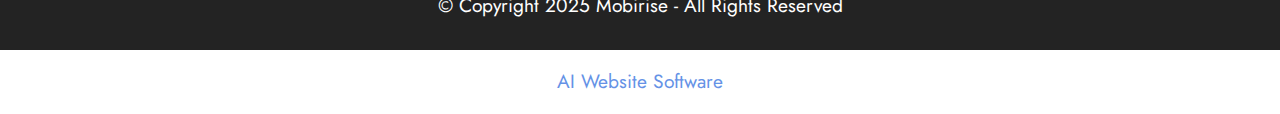
<file: page7.html>
<!DOCTYPE html>
<html  >
<head>
  <!-- Site made with Mobirise Website Builder v5.9.18, https://mobirise.com -->
  <meta charset="UTF-8">
  <meta http-equiv="X-UA-Compatible" content="IE=edge">
  <meta name="generator" content="Mobirise v5.9.18, mobirise.com">
  <meta name="viewport" content="width=device-width, initial-scale=1, minimum-scale=1">
  <link rel="shortcut icon" href="assets/images/eozgy1-96x103.png" type="image/x-icon">
  <meta name="description" content="">
  
  
  <title>結構圖</title>
  <link rel="stylesheet" href="assets/web/assets/mobirise-icons2/mobirise2.css">
  <link rel="stylesheet" href="assets/bootstrap/css/bootstrap.min.css">
  <link rel="stylesheet" href="assets/bootstrap/css/bootstrap-grid.min.css">
  <link rel="stylesheet" href="assets/bootstrap/css/bootstrap-reboot.min.css">
  <link rel="stylesheet" href="assets/dropdown/css/style.css">
  <link rel="stylesheet" href="assets/socicon/css/styles.css">
  <link rel="stylesheet" href="assets/theme/css/style.css">
  <link rel="preload" href="https://fonts.googleapis.com/css?family=Jost:100,200,300,400,500,600,700,800,900,100i,200i,300i,400i,500i,600i,700i,800i,900i&display=swap" as="style" onload="this.onload=null;this.rel='stylesheet'">
  <noscript><link rel="stylesheet" href="https://fonts.googleapis.com/css?family=Jost:100,200,300,400,500,600,700,800,900,100i,200i,300i,400i,500i,600i,700i,800i,900i&display=swap"></noscript>
  <link rel="preload" as="style" href="assets/mobirise/css/mbr-additional.css?v=FA9WSm"><link rel="stylesheet" href="assets/mobirise/css/mbr-additional.css?v=FA9WSm" type="text/css">

  
  
  
</head>
<body>
  
  <section data-bs-version="5.1" class="menu menu2 cid-ufxHBduSVo" once="menu" id="menu2-21">
    
    <nav class="navbar navbar-dropdown navbar-fixed-top navbar-expand-lg">
        <div class="container">
            <div class="navbar-brand">
                <span class="navbar-logo">
                    <a href="https://mobiri.se">
                        <img src="assets/images/eozgy1-96x103.png" alt="Mobirise Website Builder" style="height: 3rem;">
                    </a>
                </span>
                <span class="navbar-caption-wrap"><a class="navbar-caption text-primary display-7" href="https://mobiri.se">鄭觀應公立學校&nbsp;<br></a></span>
            </div>
            <button class="navbar-toggler" type="button" data-toggle="collapse" data-bs-toggle="collapse" data-target="#navbarSupportedContent" data-bs-target="#navbarSupportedContent" aria-controls="navbarNavAltMarkup" aria-expanded="false" aria-label="Toggle navigation">
                <div class="hamburger">
                    <span></span>
                    <span></span>
                    <span></span>
                    <span></span>
                </div>
            </button>
            <div class="collapse navbar-collapse" id="navbarSupportedContent">
                <ul class="navbar-nav nav-dropdown nav-right" data-app-modern-menu="true"><li class="nav-item dropdown"><a class="nav-link link dropdown-toggle text-success display-4" href="index.html#testimonials1-5" data-toggle="dropdown-submenu" data-bs-toggle="dropdown" data-bs-auto-close="outside" aria-expanded="false">鄭家大屋簡介</a><div class="dropdown-menu" aria-labelledby="dropdown-176"><a class="dropdown-item text-success text-primary display-4" href="page9.html#header6-2i">世界文化遺產</a><a class="text-success dropdown-item text-primary display-4" href="page1.html#header6-g">鄭家大屋的由來</a><a class="text-success show dropdown-item text-primary display-4" href="index.html#header6-1">首頁</a></div></li>
                    <li class="nav-item"><a class="nav-link link text-success text-primary display-4" href="page2.html#header6-p">建築風格</a></li>
                    <li class="nav-item"><a class="nav-link link text-success text-primary display-4" href="page3.html#header6-y">裝修風格</a>
                    </li><li class="nav-item"><a class="nav-link link text-success text-primary display-4" href="page6.html#header6-20">鄭家大屋的小故事</a></li><li class="nav-item"><a class="nav-link link text-success text-primary display-4" href="page5.html#header6-1h">EOZGY</a></li><li class="nav-item"><a class="nav-link link text-success text-primary display-4" href="page4.html#header6-1f">製作人介紹</a></li><li class="nav-item"><a class="nav-link link text-success text-primary display-4" href="page7.html#slider1-2m">結構圖</a></li><li class="nav-item"><a class="nav-link link text-success text-primary display-4" href="page8.html#header6-2b">鳴謝</a></li></ul>
                
                
            </div>
        </div>
    </nav>
</section>

<section data-bs-version="5.1" class="content6 cid-ufF6O56cIc" id="content6-2o">
    
    <div class="container">
        <div class="row justify-content-center">
            <div class="col-md-12 col-lg-10">
                <hr class="line">
                <p class="mbr-text align-center mbr-fonts-style my-4 display-2"><strong>結構圖</strong></p>
                <hr class="line">
            </div>
        </div>
    </div>
</section>

<section data-bs-version="5.1" class="header8 cid-ufFdD2OV6X mbr-fullscreen" id="header8-2s">
    

    
    <div class="mbr-overlay" style="opacity: 0; background-color: rgb(68, 121, 217);"></div>
    
    <div class="container-fluid">
        <div class="row justify-content-center">
            <div class="col-12">
                
                
            </div>
        </div>
    </div>
</section>

<section data-bs-version="5.1" class="content6 cid-ufFetG46Gs" id="content6-2t">
    
    <div class="container">
        <div class="row justify-content-center">
            <div class="col-md-12 col-lg-10">
                <hr class="line">
                <p class="mbr-text align-center mbr-fonts-style my-4 display-5"><strong>~Mobirise版結構圖~</strong></p>
                <hr class="line">
            </div>
        </div>
    </div>
</section>

<section data-bs-version="5.1" class="features20 cid-ufF60qVbcP" id="features21-2n">

    

    
    
    <div class="container">
        <div class="row justify-content-center">
            
            <div class="col-12 col-md-8">
                <div class="item mbr-flex">
                    <div class="icon-wrap w-100">
                        <div class="icon-box">
                            <span class="step-number mbr-fonts-style display-5">1</span>
                        </div>
                    </div>
                    <div class="text-box">
                        <h4 class="icon-title card-title mbr-black mbr-fonts-style display-7"><strong>首頁</strong></h4>
                        
                    </div>
                </div>
                <div class="item mbr-flex">
                    <div class="icon-wrap w-100">
                        <div class="icon-box">
                            <span class="step-number mbr-fonts-style display-5">2</span>
                        </div>
                    </div>
                    <div class="text-box">
                        <h4 class="icon-title card-title mbr-black mbr-fonts-style display-7"><strong>鄭家大屋的由來</strong></h4>
                        
                    </div>
                </div>
                <div class="item mbr-flex">
                    <div class="icon-wrap w-100">
                        <div class="icon-box">
                            <span class="step-number mbr-fonts-style display-5">3</span>
                        </div>
                    </div>
                    <div class="text-box">
                        <h4 class="icon-title card-title mbr-black mbr-fonts-style display-7"><strong>建築風格</strong></h4>
                        
                    </div>
                </div>
                <div class="item mbr-flex">
                    <div class="icon-wrap w-100">
                        <div class="icon-box">
                            <span class="step-number mbr-fonts-style display-5">4</span>
                        </div>
                    </div>
                    <div class="text-box">
                        <h4 class="icon-title card-title mbr-black mbr-fonts-style display-7"><strong>裝修風格</strong></h4>
                        
                    </div>
                </div>
                <div class="item mbr-flex">
                    <div class="icon-wrap w-100">
                        <div class="icon-box">
                            <span class="step-number mbr-fonts-style display-5">5</span>
                        </div>
                    </div>
                    <div class="text-box">
                        <h4 class="icon-title card-title mbr-black mbr-fonts-style display-7"><strong>鄭家大屋的小故事</strong></h4>
                        
                    </div>
                </div>
                <div class="item mbr-flex">
                    <div class="icon-wrap w-100">
                        <div class="icon-box">
                            <span class="step-number mbr-fonts-style display-5">6</span>
                        </div>
                    </div>
                    <div class="text-box">
                        <h4 class="icon-title card-title mbr-black mbr-fonts-style display-7"><strong>世界文化遺產</strong></h4>
                        
                    </div>
                </div>
                <div class="item mbr-flex">
                    <div class="icon-wrap w-100">
                        <div class="icon-box">
                            <span class="step-number mbr-fonts-style display-5">7</span>
                        </div>
                    </div>
                    <div class="text-box">
                        <h4 class="icon-title card-title mbr-black mbr-fonts-style display-7"><strong>EOZGY</strong></h4>
                        
                    </div>
                </div>
                <div class="item mbr-flex">
                    <div class="icon-wrap w-100">
                        <div class="icon-box">
                            <span class="step-number mbr-fonts-style display-5">8</span>
                        </div>
                    </div>
                    <div class="text-box">
                        <h4 class="icon-title card-title mbr-black mbr-fonts-style display-7"><strong>製作人介紹</strong></h4>
                        
                    </div>
                </div>
                <div class="item mbr-flex">
                    <div class="icon-wrap w-100">
                        <div class="icon-box">
                            <span class="step-number mbr-fonts-style display-5">9</span>
                        </div>
                    </div>
                    <div class="text-box">
                        <h4 class="icon-title card-title mbr-black mbr-fonts-style display-7"><strong>結構圖</strong></h4>
                        
                    </div>
                </div>
                <div class="item mbr-flex last">
                    <div class="icon-wrap w-100">
                        <div class="icon-box">
                            <span class="step-number mbr-fonts-style display-5">10</span>
                        </div>
                    </div>
                    <div class="text-box">
                        <h4 class="icon-title card-title mbr-black mbr-fonts-style display-7"><strong>鳴謝</strong></h4>
                        
                    </div>
                </div>
            </div>
        </div>
    </div>
</section>

<section data-bs-version="5.1" class="content6 cid-ufF7Xaq9tc" id="content6-2p">
    
    <div class="container">
        <div class="row justify-content-center">
            <div class="col-md-12 col-lg-10">
                <hr class="line">
                <p class="mbr-text align-center mbr-fonts-style my-4 display-5"><strong>~End~</strong></p>
                <hr class="line">
            </div>
        </div>
    </div>
</section>

<section data-bs-version="5.1" class="footer7 cid-ufxKdcPZ4k" once="footers" id="footer7-22">

    

    

    <div class="container">
        <div class="media-container-row align-center mbr-white">
            <div class="col-12">
                <p class="mbr-text mb-0 mbr-fonts-style display-7">
                    © Copyright 2025 Mobirise - All Rights Reserved
                </p>
            </div>
        </div>
    </div>
</section><section class="display-7" style="padding: 0;align-items: center;justify-content: center;flex-wrap: wrap;    align-content: center;display: flex;position: relative;height: 4rem;"><a href="https://mobiri.se/2888951" style="flex: 1 1;height: 4rem;position: absolute;width: 100%;z-index: 1;"><img alt="" style="height: 4rem;" src="[data-uri]"></a><p style="margin: 0;text-align: center;" class="display-7">&#8204;</p><a style="z-index:1" href="https://mobirise.com/builder/ai-website-builder.html">AI Website Software</a></section><script src="assets/bootstrap/js/bootstrap.bundle.min.js"></script>  <script src="assets/smoothscroll/smooth-scroll.js"></script>  <script src="assets/ytplayer/index.js"></script>  <script src="assets/dropdown/js/navbar-dropdown.js"></script>  <script src="assets/theme/js/script.js"></script>  
  
  
</body>
</html>
</file>
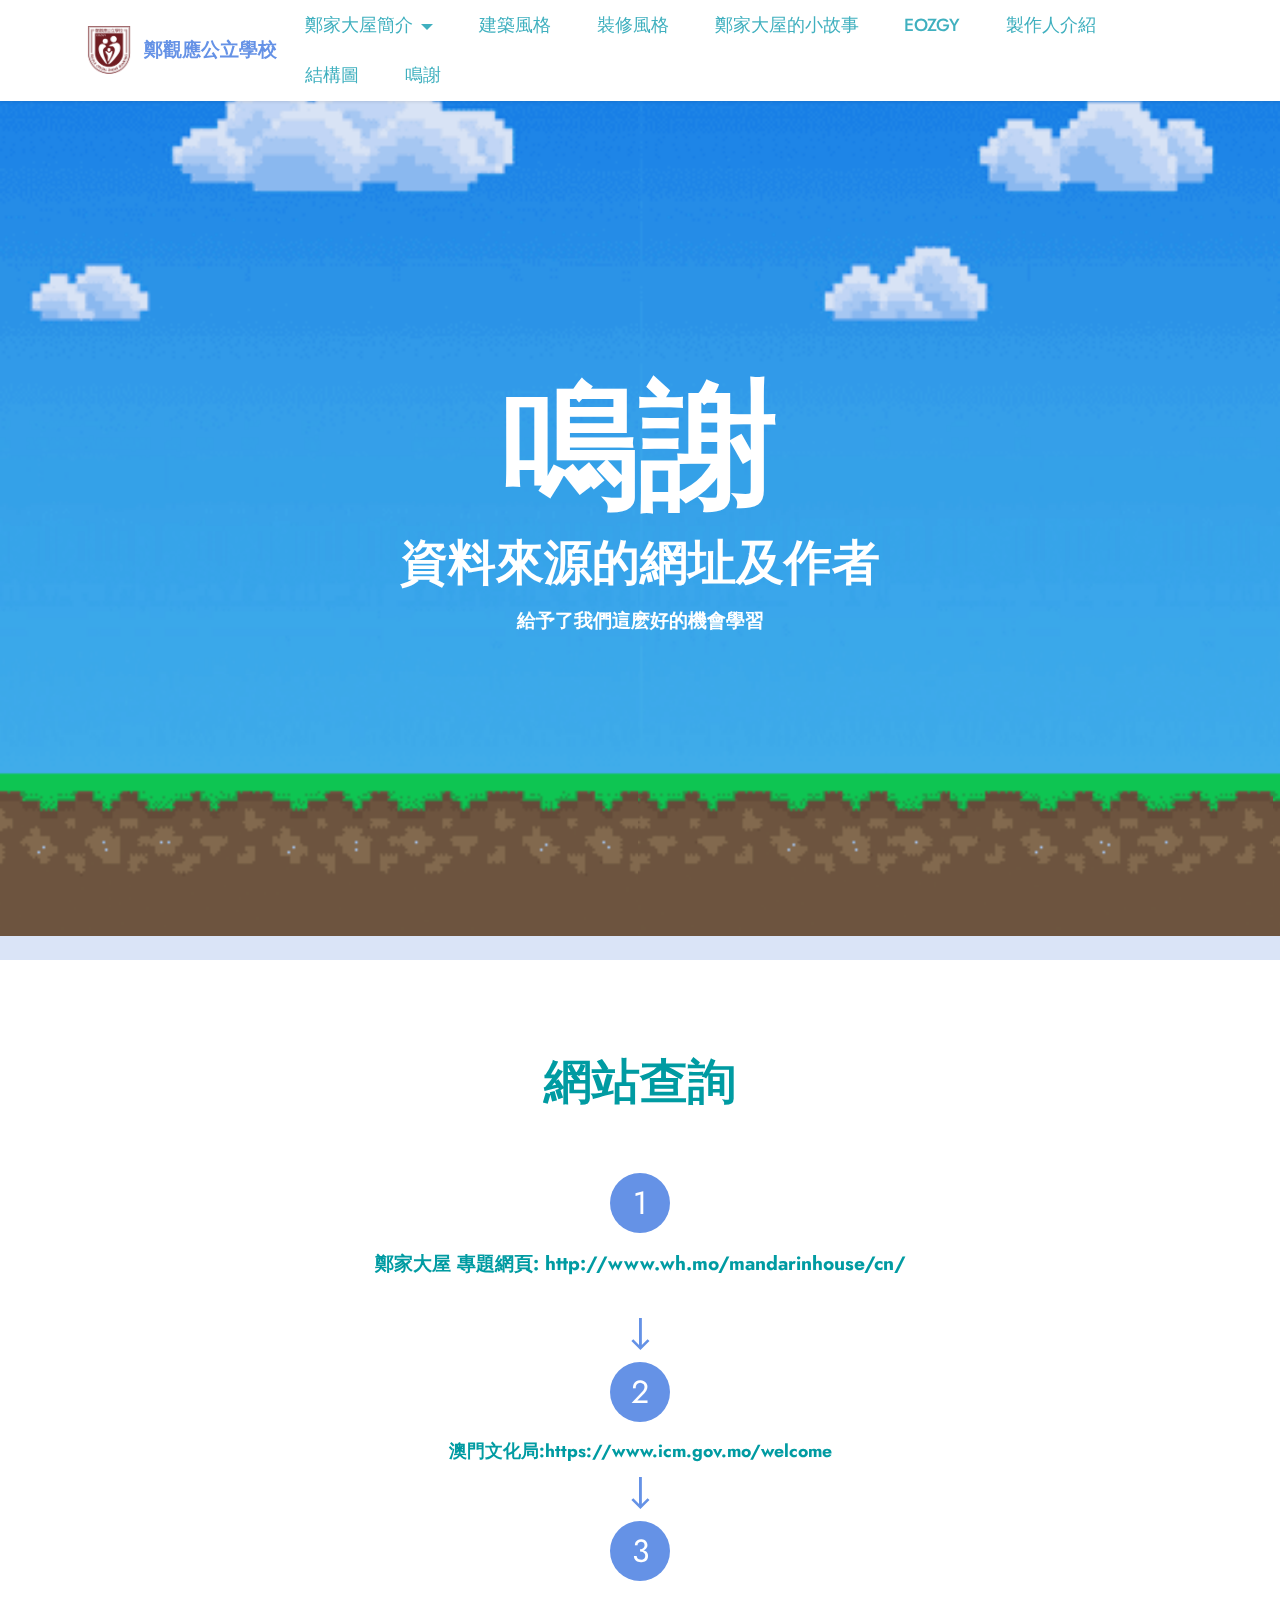
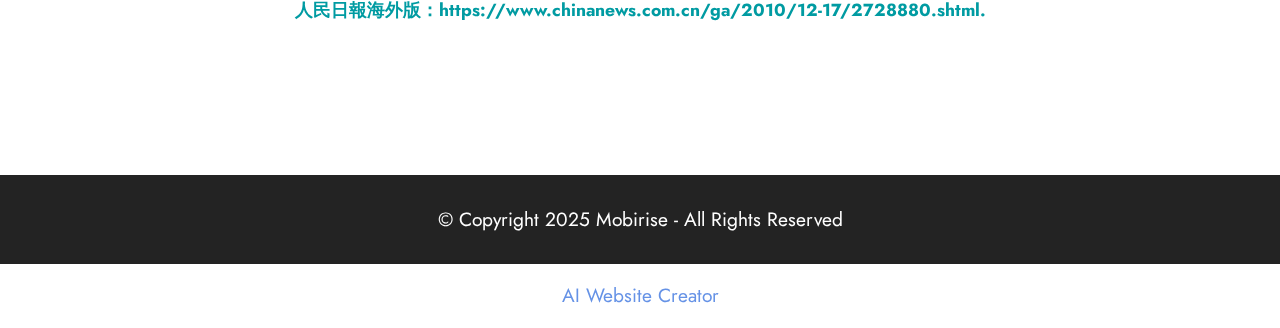
<file: page8.html>
<!DOCTYPE html>
<html  >
<head>
  <!-- Site made with Mobirise Website Builder v5.9.18, https://mobirise.com -->
  <meta charset="UTF-8">
  <meta http-equiv="X-UA-Compatible" content="IE=edge">
  <meta name="generator" content="Mobirise v5.9.18, mobirise.com">
  <meta name="viewport" content="width=device-width, initial-scale=1, minimum-scale=1">
  <link rel="shortcut icon" href="assets/images/eozgy1-96x103.png" type="image/x-icon">
  <meta name="description" content="">
  
  
  <title>鳴謝信</title>
  <link rel="stylesheet" href="assets/web/assets/mobirise-icons2/mobirise2.css">
  <link rel="stylesheet" href="assets/bootstrap/css/bootstrap.min.css">
  <link rel="stylesheet" href="assets/bootstrap/css/bootstrap-grid.min.css">
  <link rel="stylesheet" href="assets/bootstrap/css/bootstrap-reboot.min.css">
  <link rel="stylesheet" href="assets/parallax/jarallax.css">
  <link rel="stylesheet" href="assets/dropdown/css/style.css">
  <link rel="stylesheet" href="assets/socicon/css/styles.css">
  <link rel="stylesheet" href="assets/theme/css/style.css">
  <link rel="preload" href="https://fonts.googleapis.com/css?family=Jost:100,200,300,400,500,600,700,800,900,100i,200i,300i,400i,500i,600i,700i,800i,900i&display=swap" as="style" onload="this.onload=null;this.rel='stylesheet'">
  <noscript><link rel="stylesheet" href="https://fonts.googleapis.com/css?family=Jost:100,200,300,400,500,600,700,800,900,100i,200i,300i,400i,500i,600i,700i,800i,900i&display=swap"></noscript>
  <link rel="preload" as="style" href="assets/mobirise/css/mbr-additional.css?v=dJzrDX"><link rel="stylesheet" href="assets/mobirise/css/mbr-additional.css?v=dJzrDX" type="text/css">

  
  
  
</head>
<body>
  
  <section data-bs-version="5.1" class="menu menu2 cid-ufxHBduSVo" once="menu" id="menu2-23">
    
    <nav class="navbar navbar-dropdown navbar-fixed-top navbar-expand-lg">
        <div class="container">
            <div class="navbar-brand">
                <span class="navbar-logo">
                    <a href="https://mobiri.se">
                        <img src="assets/images/eozgy1-96x103.png" alt="Mobirise Website Builder" style="height: 3rem;">
                    </a>
                </span>
                <span class="navbar-caption-wrap"><a class="navbar-caption text-primary display-7" href="https://mobiri.se">鄭觀應公立學校&nbsp;<br></a></span>
            </div>
            <button class="navbar-toggler" type="button" data-toggle="collapse" data-bs-toggle="collapse" data-target="#navbarSupportedContent" data-bs-target="#navbarSupportedContent" aria-controls="navbarNavAltMarkup" aria-expanded="false" aria-label="Toggle navigation">
                <div class="hamburger">
                    <span></span>
                    <span></span>
                    <span></span>
                    <span></span>
                </div>
            </button>
            <div class="collapse navbar-collapse" id="navbarSupportedContent">
                <ul class="navbar-nav nav-dropdown nav-right" data-app-modern-menu="true"><li class="nav-item dropdown"><a class="nav-link link dropdown-toggle text-success display-4" href="index.html#testimonials1-5" data-toggle="dropdown-submenu" data-bs-toggle="dropdown" data-bs-auto-close="outside" aria-expanded="false">鄭家大屋簡介</a><div class="dropdown-menu" aria-labelledby="dropdown-176"><a class="dropdown-item text-success text-primary display-4" href="page9.html#header6-2i">世界文化遺產</a><a class="text-success dropdown-item text-primary display-4" href="page1.html#header6-g">鄭家大屋的由來</a><a class="text-success show dropdown-item text-primary display-4" href="index.html#header6-1">首頁</a></div></li>
                    <li class="nav-item"><a class="nav-link link text-success text-primary display-4" href="page2.html#header6-p">建築風格</a></li>
                    <li class="nav-item"><a class="nav-link link text-success text-primary display-4" href="page3.html#header6-y">裝修風格</a>
                    </li><li class="nav-item"><a class="nav-link link text-success text-primary display-4" href="page6.html#header6-20">鄭家大屋的小故事</a></li><li class="nav-item"><a class="nav-link link text-success text-primary display-4" href="page5.html#header6-1h">EOZGY</a></li><li class="nav-item"><a class="nav-link link text-success text-primary display-4" href="page4.html#header6-1f">製作人介紹</a></li><li class="nav-item"><a class="nav-link link text-success text-primary display-4" href="page7.html#slider1-2m">結構圖</a></li><li class="nav-item"><a class="nav-link link text-success text-primary display-4" href="page8.html#header6-2b">鳴謝</a></li></ul>
                
                
            </div>
        </div>
    </nav>
</section>

<section data-bs-version="5.1" class="header6 cid-ufyD5A2nYO mbr-fullscreen mbr-parallax-background" id="header6-2b">

    

    
    <div class="mbr-overlay" style="opacity: 0.2; background-color: rgb(68, 121, 217);"></div>

    <div class="align-center container">
        <div class="row justify-content-center">
            <div class="col-12 col-lg-10">
                <h1 class="mbr-section-title mbr-fonts-style mbr-white mb-3 display-1"><strong>鳴謝</strong></h1>
                <h2 class="mbr-section-subtitle mbr-fonts-style mbr-white mb-3 display-2"><strong>資料來源的網址及作者</strong></h2>
                <p class="mbr-text mbr-white mbr-fonts-style display-7"><strong>給予了我們這麽好的機會學習</strong></p>
                
            </div>
        </div>
    </div>
</section>

<section data-bs-version="5.1" class="features20 cid-ufyEp1e97D" id="features21-2e">

    

    
    
    <div class="container">
        <div class="row justify-content-center">
            <div class="col-md-12 col-lg-9">
                <div class="card-wrapper mb-4">
                    <div class="card-box align-center">
                        <h4 class="card-title mbr-fonts-style mb-4 display-2"><strong>網站查詢</strong></h4>
                        
                        
                    </div>
                </div>
            </div>
            <div class="col-12 col-md-8">
                <div class="item mbr-flex">
                    <div class="icon-wrap w-100">
                        <div class="icon-box">
                            <span class="step-number mbr-fonts-style display-5">1</span>
                        </div>
                    </div>
                    <div class="text-box">
                        
                        <h5 class="icon-text mbr-black mbr-fonts-style display-7"><strong>鄭家大屋 專題網頁: http://www.wh.mo/mandarinhouse/cn/
</strong><div>
</div><div><br></div></h5>
                    </div>
                </div>
                <div class="item mbr-flex">
                    <div class="icon-wrap w-100">
                        <div class="icon-box">
                            <span class="step-number mbr-fonts-style display-5">2</span>
                        </div>
                    </div>
                    <div class="text-box">
                        
                        <h5 class="icon-text mbr-black mbr-fonts-style display-4"><strong>澳門文化局:https://www.icm.gov.mo/welcome</strong></h5>
                    </div>
                </div>
                <div class="item mbr-flex last">
                    <div class="icon-wrap w-100">
                        <div class="icon-box">
                            <span class="step-number mbr-fonts-style display-5">3</span>
                        </div>
                    </div>
                    <div class="text-box">
                        
                        <h5 class="icon-text mbr-black mbr-fonts-style display-4"><strong>人民日報海外版：https://www.chinanews.com.cn/ga/2010/12-17/2728880.shtml.</strong></h5>
                    </div>
                </div>
                
                
                
                
                
                
                
            </div>
        </div>
    </div>
</section>

<section data-bs-version="5.1" class="footer7 cid-ufxKdcPZ4k" once="footers" id="footer7-24">

    

    

    <div class="container">
        <div class="media-container-row align-center mbr-white">
            <div class="col-12">
                <p class="mbr-text mb-0 mbr-fonts-style display-7">
                    © Copyright 2025 Mobirise - All Rights Reserved
                </p>
            </div>
        </div>
    </div>
</section><section class="display-7" style="padding: 0;align-items: center;justify-content: center;flex-wrap: wrap;    align-content: center;display: flex;position: relative;height: 4rem;"><a href="https://mobiri.se/2888951" style="flex: 1 1;height: 4rem;position: absolute;width: 100%;z-index: 1;"><img alt="" style="height: 4rem;" src="[data-uri]"></a><p style="margin: 0;text-align: center;" class="display-7">&#8204;</p><a style="z-index:1" href="https://mobirise.com/builder/ai-website-creator.html">AI Website Creator</a></section><script src="assets/bootstrap/js/bootstrap.bundle.min.js"></script>  <script src="assets/parallax/jarallax.js"></script>  <script src="assets/smoothscroll/smooth-scroll.js"></script>  <script src="assets/ytplayer/index.js"></script>  <script src="assets/dropdown/js/navbar-dropdown.js"></script>  <script src="assets/theme/js/script.js"></script>  
  
  
</body>
</html>
</file>
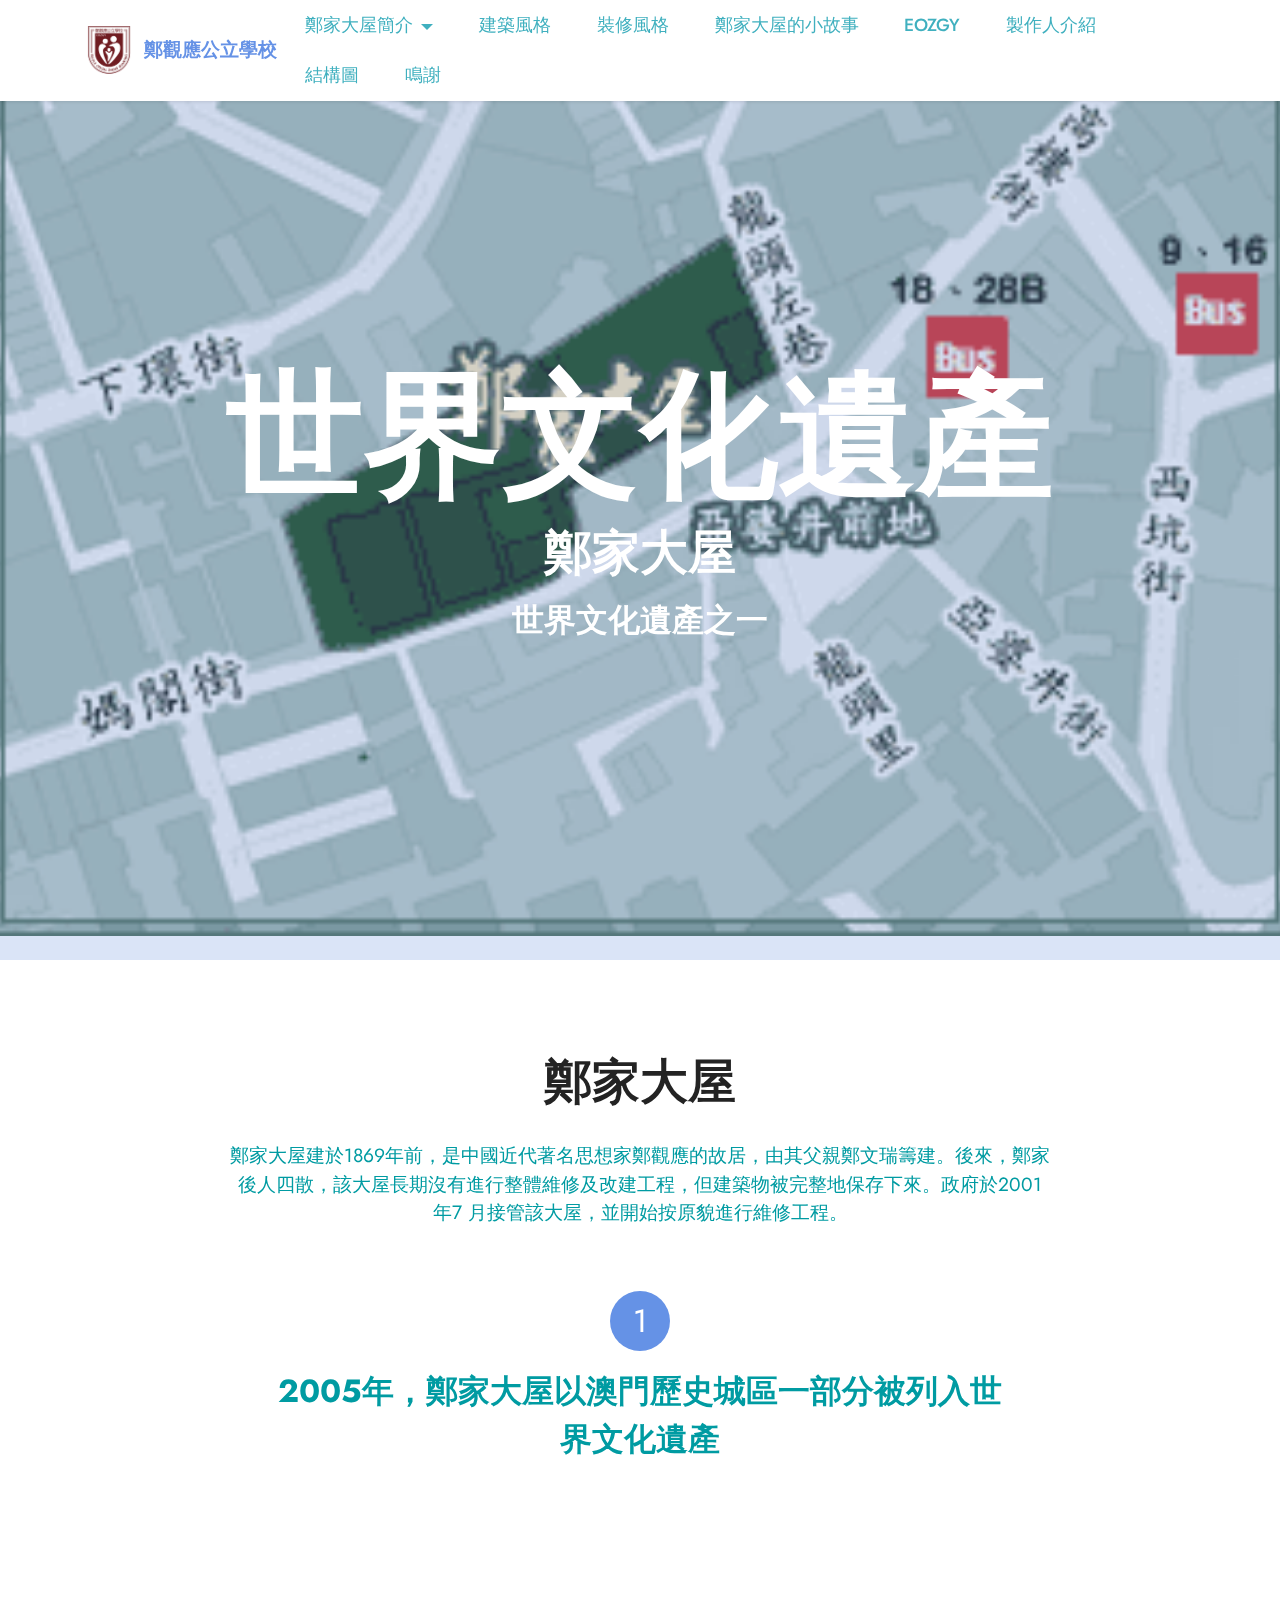
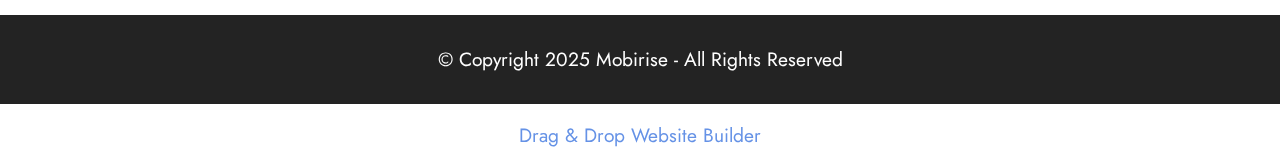
<file: page9.html>
<!DOCTYPE html>
<html  >
<head>
  <!-- Site made with Mobirise Website Builder v5.9.18, https://mobirise.com -->
  <meta charset="UTF-8">
  <meta http-equiv="X-UA-Compatible" content="IE=edge">
  <meta name="generator" content="Mobirise v5.9.18, mobirise.com">
  <meta name="viewport" content="width=device-width, initial-scale=1, minimum-scale=1">
  <link rel="shortcut icon" href="assets/images/eozgy1-96x103.png" type="image/x-icon">
  <meta name="description" content="">
  
  
  <title>世界文化遺產</title>
  <link rel="stylesheet" href="assets/web/assets/mobirise-icons2/mobirise2.css">
  <link rel="stylesheet" href="assets/bootstrap/css/bootstrap.min.css">
  <link rel="stylesheet" href="assets/bootstrap/css/bootstrap-grid.min.css">
  <link rel="stylesheet" href="assets/bootstrap/css/bootstrap-reboot.min.css">
  <link rel="stylesheet" href="assets/parallax/jarallax.css">
  <link rel="stylesheet" href="assets/dropdown/css/style.css">
  <link rel="stylesheet" href="assets/socicon/css/styles.css">
  <link rel="stylesheet" href="assets/theme/css/style.css">
  <link rel="preload" href="https://fonts.googleapis.com/css?family=Jost:100,200,300,400,500,600,700,800,900,100i,200i,300i,400i,500i,600i,700i,800i,900i&display=swap" as="style" onload="this.onload=null;this.rel='stylesheet'">
  <noscript><link rel="stylesheet" href="https://fonts.googleapis.com/css?family=Jost:100,200,300,400,500,600,700,800,900,100i,200i,300i,400i,500i,600i,700i,800i,900i&display=swap"></noscript>
  <link rel="preload" as="style" href="assets/mobirise/css/mbr-additional.css?v=P1HJde"><link rel="stylesheet" href="assets/mobirise/css/mbr-additional.css?v=P1HJde" type="text/css">

  
  
  
</head>
<body>
  
  <section data-bs-version="5.1" class="menu menu2 cid-udyU09KcCY" once="menu" id="menu2-25">
    
    <nav class="navbar navbar-dropdown navbar-fixed-top navbar-expand-lg">
        <div class="container">
            <div class="navbar-brand">
                <span class="navbar-logo">
                    <a href="https://mobiri.se">
                        <img src="assets/images/eozgy1-96x103.png" alt="Mobirise Website Builder" style="height: 3rem;">
                    </a>
                </span>
                <span class="navbar-caption-wrap"><a class="navbar-caption text-primary display-7" href="https://mobiri.se">鄭觀應公立學校&nbsp;<br></a></span>
            </div>
            <button class="navbar-toggler" type="button" data-toggle="collapse" data-bs-toggle="collapse" data-target="#navbarSupportedContent" data-bs-target="#navbarSupportedContent" aria-controls="navbarNavAltMarkup" aria-expanded="false" aria-label="Toggle navigation">
                <div class="hamburger">
                    <span></span>
                    <span></span>
                    <span></span>
                    <span></span>
                </div>
            </button>
            <div class="collapse navbar-collapse" id="navbarSupportedContent">
                <ul class="navbar-nav nav-dropdown nav-right" data-app-modern-menu="true"><li class="nav-item dropdown"><a class="nav-link link dropdown-toggle text-success display-4" href="index.html#testimonials1-5" data-toggle="dropdown-submenu" data-bs-toggle="dropdown" data-bs-auto-close="outside" aria-expanded="false">鄭家大屋簡介</a><div class="dropdown-menu" aria-labelledby="dropdown-176"><a class="dropdown-item text-success text-primary display-4" href="page9.html#header6-2i">世界文化遺產</a><a class="text-success dropdown-item text-primary display-4" href="page1.html#header6-g">鄭家大屋的由來</a><a class="text-success show dropdown-item text-primary display-4" href="index.html#header6-1">首頁</a></div></li>
                    <li class="nav-item"><a class="nav-link link text-success text-primary display-4" href="page2.html#header6-p">建築風格</a></li>
                    <li class="nav-item"><a class="nav-link link text-success text-primary display-4" href="page3.html#header6-y">裝修風格</a>
                    </li><li class="nav-item"><a class="nav-link link text-success text-primary display-4" href="page6.html#header6-20">鄭家大屋的小故事</a></li><li class="nav-item"><a class="nav-link link text-success text-primary display-4" href="page5.html#header6-1h">EOZGY</a></li><li class="nav-item"><a class="nav-link link text-success text-primary display-4" href="page4.html#header6-1f">製作人介紹</a></li><li class="nav-item"><a class="nav-link link text-success text-primary display-4" href="page7.html#slider1-2m">結構圖</a></li><li class="nav-item"><a class="nav-link link text-success text-primary display-4" href="page8.html#header6-2b">鳴謝</a></li></ul>
                
                
            </div>
        </div>
    </nav>
</section>

<section data-bs-version="5.1" class="header6 cid-ufF0PYlBn5 mbr-fullscreen mbr-parallax-background" id="header6-2i">

    

    
    <div class="mbr-overlay" style="opacity: 0.2; background-color: rgb(68, 121, 217);"></div>

    <div class="align-center container">
        <div class="row justify-content-center">
            <div class="col-12 col-lg-10">
                <h1 class="mbr-section-title mbr-fonts-style mbr-white mb-3 display-1"><strong>世界文化遺產</strong></h1>
                <h2 class="mbr-section-subtitle mbr-fonts-style mbr-white mb-3 display-2"><strong>鄭家大屋</strong></h2>
                <p class="mbr-text mbr-white mbr-fonts-style display-5"><strong>世界文化遺產之一</strong></p>
                
            </div>
        </div>
    </div>
</section>

<section data-bs-version="5.1" class="features20 cid-ufF2rbqrb2" id="features21-2j">

    

    
    
    <div class="container">
        <div class="row justify-content-center">
            <div class="col-md-12 col-lg-9">
                <div class="card-wrapper mb-4">
                    <div class="card-box align-center">
                        <h4 class="card-title mbr-fonts-style mb-4 display-2"><strong>鄭家大屋</strong></h4>
                        <p class="mbr-text mbr-fonts-style mb-4 display-7">鄭家大屋建於1869年前，是中國近代著名思想家鄭觀應的故居，由其父親鄭文瑞籌建。後來，鄭家後人四散，該大屋長期沒有進行整體維修及改建工程，但建築物被完整地保存下來。政府於2001 年7 月接管該大屋，並開始按原貌進行維修工程。</p>
                        
                    </div>
                </div>
            </div>
            <div class="col-12 col-md-8">
                <div class="item mbr-flex last">
                    <div class="icon-wrap w-100">
                        <div class="icon-box">
                            <span class="step-number mbr-fonts-style display-5">1</span>
                        </div>
                    </div>
                    <div class="text-box">
                        
                        <h5 class="icon-text mbr-black mbr-fonts-style display-5"><strong>2005年，鄭家大屋以澳門歷史城區一部分被列入世界文化遺產</strong></h5>
                    </div>
                </div>
                
                
                
                
                
                
                
                
                
            </div>
        </div>
    </div>
</section>

<section data-bs-version="5.1" class="footer7 cid-ufxKdcPZ4k" once="footers" id="footer7-26">

    

    

    <div class="container">
        <div class="media-container-row align-center mbr-white">
            <div class="col-12">
                <p class="mbr-text mb-0 mbr-fonts-style display-7">
                    © Copyright 2025 Mobirise - All Rights Reserved
                </p>
            </div>
        </div>
    </div>
</section><section class="display-7" style="padding: 0;align-items: center;justify-content: center;flex-wrap: wrap;    align-content: center;display: flex;position: relative;height: 4rem;"><a href="https://mobiri.se/2888951" style="flex: 1 1;height: 4rem;position: absolute;width: 100%;z-index: 1;"><img alt="" style="height: 4rem;" src="[data-uri]"></a><p style="margin: 0;text-align: center;" class="display-7">&#8204;</p><a style="z-index:1" href="https://mobirise.com/drag-drop-website-builder.html">Drag & Drop Website Builder</a></section><script src="assets/bootstrap/js/bootstrap.bundle.min.js"></script>  <script src="assets/parallax/jarallax.js"></script>  <script src="assets/smoothscroll/smooth-scroll.js"></script>  <script src="assets/ytplayer/index.js"></script>  <script src="assets/dropdown/js/navbar-dropdown.js"></script>  <script src="assets/theme/js/script.js"></script>  
  
  
</body>
</html>
</file>
<file: assets/web/assets/mobirise-icons2/mobirise2.css>
@font-face {
  font-family: 'Moririse2';
  font-display: swap;
  src:  url('mobirise2.eot?f2bix4');
  src:  url('mobirise2.eot?f2bix4#iefix') format('embedded-opentype'),
    url('mobirise2.ttf?f2bix4') format('truetype'),
    url('mobirise2.woff?f2bix4') format('woff'),
    url('mobirise2.svg?f2bix4#mobirise2') format('svg');
  font-weight: normal;
  font-style: normal;
}

[class^="mobi-"], [class*=" mobi-"] {
  /* use !important to prevent issues with browser extensions that change fonts */
  font-family: 'Moririse2' !important;
  speak: none;
  font-style: normal;
  font-weight: normal;
  font-variant: normal;
  text-transform: none;
  line-height: 1;

  /* Better Font Rendering =========== */
  -webkit-font-smoothing: antialiased;
  -moz-osx-font-smoothing: grayscale;
}

.mobi-mbri-add-submenu:before {
  content: "\e900";
}
.mobi-mbri-alert:before {
  content: "\e901";
}
.mobi-mbri-align-center:before {
  content: "\e902";
}
.mobi-mbri-align-justify:before {
  content: "\e903";
}
.mobi-mbri-align-left:before {
  content: "\e904";
}
.mobi-mbri-align-right:before {
  content: "\e905";
}
.mobi-mbri-android:before {
  content: "\e906";
}
.mobi-mbri-apple:before {
  content: "\e907";
}
.mobi-mbri-arrow-down:before {
  content: "\e908";
}
.mobi-mbri-arrow-next:before {
  content: "\e909";
}
.mobi-mbri-arrow-prev:before {
  content: "\e90a";
}
.mobi-mbri-arrow-up:before {
  content: "\e90b";
}
.mobi-mbri-bold:before {
  content: "\e90c";
}
.mobi-mbri-bookmark:before {
  content: "\e90d";
}
.mobi-mbri-bootstrap:before {
  content: "\e90e";
}
.mobi-mbri-briefcase:before {
  content: "\e90f";
}
.mobi-mbri-browse:before {
  content: "\e910";
}
.mobi-mbri-bulleted-list:before {
  content: "\e911";
}
.mobi-mbri-calendar:before {
  content: "\e912";
}
.mobi-mbri-camera:before {
  content: "\e913";
}
.mobi-mbri-cart-add:before {
  content: "\e914";
}
.mobi-mbri-cart-full:before {
  content: "\e915";
}
.mobi-mbri-cash:before {
  content: "\e916";
}
.mobi-mbri-change-style:before {
  content: "\e917";
}
.mobi-mbri-chat:before {
  content: "\e918";
}
.mobi-mbri-clock:before {
  content: "\e919";
}
.mobi-mbri-close:before {
  content: "\e91a";
}
.mobi-mbri-cloud:before {
  content: "\e91b";
}
.mobi-mbri-code:before {
  content: "\e91c";
}
.mobi-mbri-contact-form:before {
  content: "\e91d";
}
.mobi-mbri-credit-card:before {
  content: "\e91e";
}
.mobi-mbri-cursor-click:before {
  content: "\e91f";
}
.mobi-mbri-cust-feedback:before {
  content: "\e920";
}
.mobi-mbri-database:before {
  content: "\e921";
}
.mobi-mbri-delivery:before {
  content: "\e922";
}
.mobi-mbri-desktop:before {
  content: "\e923";
}
.mobi-mbri-devices:before {
  content: "\e924";
}
.mobi-mbri-down:before {
  content: "\e925";
}
.mobi-mbri-download-2:before {
  content: "\e926";
}
.mobi-mbri-download:before {
  content: "\e927";
}
.mobi-mbri-drag-n-drop-2:before {
  content: "\e928";
}
.mobi-mbri-drag-n-drop:before {
  content: "\e929";
}
.mobi-mbri-edit-2:before {
  content: "\e92a";
}
.mobi-mbri-edit:before {
  content: "\e92b";
}
.mobi-mbri-error:before {
  content: "\e92c";
}
.mobi-mbri-extension:before {
  content: "\e92d";
}
.mobi-mbri-features:before {
  content: "\e92e";
}
.mobi-mbri-file:before {
  content: "\e92f";
}
.mobi-mbri-flag:before {
  content: "\e930";
}
.mobi-mbri-folder:before {
  content: "\e931";
}
.mobi-mbri-gift:before {
  content: "\e932";
}
.mobi-mbri-github:before {
  content: "\e933";
}
.mobi-mbri-globe-2:before {
  content: "\e934";
}
.mobi-mbri-globe:before {
  content: "\e935";
}
.mobi-mbri-growing-chart:before {
  content: "\e936";
}
.mobi-mbri-hearth:before {
  content: "\e937";
}
.mobi-mbri-help:before {
  content: "\e938";
}
.mobi-mbri-home:before {
  content: "\e939";
}
.mobi-mbri-hot-cup:before {
  content: "\e93a";
}
.mobi-mbri-idea:before {
  content: "\e93b";
}
.mobi-mbri-image-gallery:before {
  content: "\e93c";
}
.mobi-mbri-image-slider:before {
  content: "\e93d";
}
.mobi-mbri-info:before {
  content: "\e93e";
}
.mobi-mbri-italic:before {
  content: "\e93f";
}
.mobi-mbri-key:before {
  content: "\e940";
}
.mobi-mbri-laptop:before {
  content: "\e941";
}
.mobi-mbri-layers:before {
  content: "\e942";
}
.mobi-mbri-left-right:before {
  content: "\e943";
}
.mobi-mbri-left:before {
  content: "\e944";
}
.mobi-mbri-letter:before {
  content: "\e945";
}
.mobi-mbri-like:before {
  content: "\e946";
}
.mobi-mbri-link:before {
  content: "\e947";
}
.mobi-mbri-lock:before {
  content: "\e948";
}
.mobi-mbri-login:before {
  content: "\e949";
}
.mobi-mbri-logout:before {
  content: "\e94a";
}
.mobi-mbri-magic-stick:before {
  content: "\e94b";
}
.mobi-mbri-map-pin:before {
  content: "\e94c";
}
.mobi-mbri-menu:before {
  content: "\e94d";
}
.mobi-mbri-mobile-2:before {
  content: "\e94e";
}
.mobi-mbri-mobile-horizontal:before {
  content: "\e94f";
}
.mobi-mbri-mobile:before {
  content: "\e950";
}
.mobi-mbri-mobirise:before {
  content: "\e951";
}
.mobi-mbri-more-horizontal:before {
  content: "\e952";
}
.mobi-mbri-more-vertical:before {
  content: "\e953";
}
.mobi-mbri-music:before {
  content: "\e954";
}
.mobi-mbri-new-file:before {
  content: "\e955";
}
.mobi-mbri-numbered-list:before {
  content: "\e956";
}
.mobi-mbri-opened-folder:before {
  content: "\e957";
}
.mobi-mbri-pages:before {
  content: "\e958";
}
.mobi-mbri-paper-plane:before {
  content: "\e959";
}
.mobi-mbri-paperclip:before {
  content: "\e95a";
}
.mobi-mbri-phone:before {
  content: "\e95b";
}
.mobi-mbri-photo:before {
  content: "\e95c";
}
.mobi-mbri-photos:before {
  content: "\e95d";
}
.mobi-mbri-pin:before {
  content: "\e95e";
}
.mobi-mbri-play:before {
  content: "\e95f";
}
.mobi-mbri-plus:before {
  content: "\e960";
}
.mobi-mbri-preview:before {
  content: "\e961";
}
.mobi-mbri-print:before {
  content: "\e962";
}
.mobi-mbri-protect:before {
  content: "\e963";
}
.mobi-mbri-question:before {
  content: "\e964";
}
.mobi-mbri-quote-left:before {
  content: "\e965";
}
.mobi-mbri-quote-right:before {
  content: "\e966";
}
.mobi-mbri-redo:before {
  content: "\e967";
}
.mobi-mbri-refresh:before {
  content: "\e968";
}
.mobi-mbri-responsive-2:before {
  content: "\e969";
}
.mobi-mbri-responsive:before {
  content: "\e96a";
}
.mobi-mbri-right:before {
  content: "\e96b";
}
.mobi-mbri-rocket:before {
  content: "\e96c";
}
.mobi-mbri-sad-face:before {
  content: "\e96d";
}
.mobi-mbri-sale:before {
  content: "\e96e";
}
.mobi-mbri-save:before {
  content: "\e96f";
}
.mobi-mbri-search:before {
  content: "\e970";
}
.mobi-mbri-setting-2:before {
  content: "\e971";
}
.mobi-mbri-setting-3:before {
  content: "\e972";
}
.mobi-mbri-setting:before {
  content: "\e973";
}
.mobi-mbri-share:before {
  content: "\e974";
}
.mobi-mbri-shopping-bag:before {
  content: "\e975";
}
.mobi-mbri-shopping-basket:before {
  content: "\e976";
}
.mobi-mbri-shopping-cart:before {
  content: "\e977";
}
.mobi-mbri-sites:before {
  content: "\e978";
}
.mobi-mbri-smile-face:before {
  content: "\e979";
}
.mobi-mbri-speed:before {
  content: "\e97a";
}
.mobi-mbri-star:before {
  content: "\e97b";
}
.mobi-mbri-success:before {
  content: "\e97c";
}
.mobi-mbri-sun:before {
  content: "\e97d";
}
.mobi-mbri-sun2:before {
  content: "\e97e";
}
.mobi-mbri-tablet-vertical:before {
  content: "\e97f";
}
.mobi-mbri-tablet:before {
  content: "\e980";
}
.mobi-mbri-target:before {
  content: "\e981";
}
.mobi-mbri-timer:before {
  content: "\e982";
}
.mobi-mbri-to-ftp:before {
  content: "\e983";
}
.mobi-mbri-to-local-drive:before {
  content: "\e984";
}
.mobi-mbri-touch-swipe:before {
  content: "\e985";
}
.mobi-mbri-touch:before {
  content: "\e986";
}
.mobi-mbri-trash:before {
  content: "\e987";
}
.mobi-mbri-underline:before {
  content: "\e988";
}
.mobi-mbri-undo:before {
  content: "\e989";
}
.mobi-mbri-unlink:before {
  content: "\e98a";
}
.mobi-mbri-unlock:before {
  content: "\e98b";
}
.mobi-mbri-up-down:before {
  content: "\e98c";
}
.mobi-mbri-up:before {
  content: "\e98d";
}
.mobi-mbri-update:before {
  content: "\e98e";
}
.mobi-mbri-upload-2:before {
  content: "\e98f";
}
.mobi-mbri-upload:before {
  content: "\e990";
}
.mobi-mbri-user-2:before {
  content: "\e991";
}
.mobi-mbri-user:before {
  content: "\e992";
}
.mobi-mbri-users:before {
  content: "\e993";
}
.mobi-mbri-video-play:before {
  content: "\e994";
}
.mobi-mbri-video:before {
  content: "\e995";
}
.mobi-mbri-watch:before {
  content: "\e996";
}
.mobi-mbri-website-theme-2:before {
  content: "\e997";
}
.mobi-mbri-website-theme:before {
  content: "\e998";
}
.mobi-mbri-wifi:before {
  content: "\e999";
}
.mobi-mbri-windows:before {
  content: "\e99a";
}
.mobi-mbri-zoom-in:before {
  content: "\e99b";
}
.mobi-mbri-zoom-out:before {
  content: "\e99c";
}
</file>
<file: assets/parallax/jarallax.css>
.jarallax {
    position: relative;
    z-index: 0;
}
.jarallax > .jarallax-img {
    position: absolute;
    object-fit: cover;
    /* support for plugin https://github.com/bfred-it/object-fit-images */
    font-family: 'object-fit: cover;';
    top: 0;
    left: 0;
    width: 100%;
    height: 100%;
    z-index: -1;
}
</file>
<file: assets/dropdown/css/style.css>
.navbar-dropdown {
  left: 0;
  padding: 0;
  position: absolute;
  right: 0;
  top: 0;
  transition: all 0.45s ease;
  z-index: 1030;
  background: #282828; }
  .navbar-dropdown .navbar-logo {
    margin-right: 0.8rem;
    transition: margin 0.3s ease-in-out;
    vertical-align: middle; }
    .navbar-dropdown .navbar-logo img {
      height: 3.125rem;
      transition: all 0.3s ease-in-out; }
    .navbar-dropdown .navbar-logo.mbr-iconfont {
      font-size: 3.125rem;
      line-height: 3.125rem; }
  .navbar-dropdown .navbar-caption {
    font-weight: 700;
    white-space: normal;
    vertical-align: -4px;
    line-height: 3.125rem !important; }
    .navbar-dropdown .navbar-caption, .navbar-dropdown .navbar-caption:hover {
      color: inherit;
      text-decoration: none; }
  .navbar-dropdown .mbr-iconfont + .navbar-caption {
    vertical-align: -1px; }
  .navbar-dropdown.navbar-fixed-top {
    position: fixed; }
  .navbar-dropdown .navbar-brand span {
    vertical-align: -4px; }
  .navbar-dropdown.bg-color.transparent {
    background: none; }
  .navbar-dropdown.navbar-short .navbar-brand {
    padding: 0.625rem 0; }
    .navbar-dropdown.navbar-short .navbar-brand span {
      vertical-align: -1px; }
  .navbar-dropdown.navbar-short .navbar-caption {
    line-height: 2.375rem !important;
    vertical-align: -2px; }
  .navbar-dropdown.navbar-short .navbar-logo {
    margin-right: 0.5rem; }
    .navbar-dropdown.navbar-short .navbar-logo img {
      height: 2.375rem; }
    .navbar-dropdown.navbar-short .navbar-logo.mbr-iconfont {
      font-size: 2.375rem;
      line-height: 2.375rem; }
  .navbar-dropdown.navbar-short .mbr-table-cell {
    height: 3.625rem; }
  .navbar-dropdown .navbar-close {
    left: 0.6875rem;
    position: fixed;
    top: 0.75rem;
    z-index: 1000; }
  .navbar-dropdown .hamburger-icon {
    content: "";
    display: inline-block;
    vertical-align: middle;
    width: 16px;
    -webkit-box-shadow: 0 -6px 0 1px #282828,0 0 0 1px #282828,0 6px 0 1px #282828;
    -moz-box-shadow: 0 -6px 0 1px #282828,0 0 0 1px #282828,0 6px 0 1px #282828;
    box-shadow: 0 -6px 0 1px #282828,0 0 0 1px #282828,0 6px 0 1px #282828; }

.dropdown-menu .dropdown-toggle[data-toggle="dropdown-submenu"]::after {
  border-bottom: 0.35em solid transparent;
  border-left: 0.35em solid;
  border-right: 0;
  border-top: 0.35em solid transparent;
  margin-left: 0.3rem; }

.dropdown-menu .dropdown-item:focus {
  outline: 0; }

.nav-dropdown {
  font-size: 0.75rem;
  font-weight: 500;
  height: auto !important; }
  .nav-dropdown .nav-btn {
    padding-left: 1rem; }
  .nav-dropdown .link {
    margin: .667em 1.667em;
    font-weight: 500;
    padding: 0;
    transition: color .2s ease-in-out; }
    .nav-dropdown .link.dropdown-toggle {
      margin-right: 2.583em; }
      .nav-dropdown .link.dropdown-toggle::after {
        margin-left: .25rem;
        border-top: 0.35em solid;
        border-right: 0.35em solid transparent;
        border-left: 0.35em solid transparent;
        border-bottom: 0; }
      .nav-dropdown .link.dropdown-toggle[aria-expanded="true"] {
        margin: 0;
        padding: 0.667em 3.263em  0.667em 1.667em; }
  .nav-dropdown .link::after,
  .nav-dropdown .dropdown-item::after {
    color: inherit; }
  .nav-dropdown .btn {
    font-size: 0.75rem;
    font-weight: 700;
    letter-spacing: 0;
    margin-bottom: 0;
    padding-left: 1.25rem;
    padding-right: 1.25rem; }
  .nav-dropdown .dropdown-menu {
    border-radius: 0;
    border: 0;
    left: 0;
    margin: 0;
    padding-bottom: 1.25rem;
    padding-top: 1.25rem;
    position: relative; }
  .nav-dropdown .dropdown-submenu {
    margin-left: 0.125rem;
    top: 0; }
  .nav-dropdown .dropdown-item {
    font-weight: 500;
    line-height: 2;
    padding: 0.3846em 4.615em 0.3846em 1.5385em;
    position: relative;
    transition: color .2s ease-in-out, background-color .2s ease-in-out; }
    .nav-dropdown .dropdown-item::after {
      margin-top: -0.3077em;
      position: absolute;
      right: 1.1538em;
      top: 50%; }
    .nav-dropdown .dropdown-item:focus, .nav-dropdown .dropdown-item:hover {
      background: none; }

@media (max-width: 767px) {
  .nav-dropdown.navbar-toggleable-sm {
    bottom: 0;
    display: none;
    left: 0;
    overflow-x: hidden;
    position: fixed;
    top: 0;
    transform: translateX(-100%);
    -ms-transform: translateX(-100%);
    -webkit-transform: translateX(-100%);
    width: 18.75rem;
    z-index: 999; } }
.nav-dropdown.navbar-toggleable-xl {
  bottom: 0;
  display: none;
  left: 0;
  overflow-x: hidden;
  position: fixed;
  top: 0;
  transform: translateX(-100%);
  -ms-transform: translateX(-100%);
  -webkit-transform: translateX(-100%);
  width: 18.75rem;
  z-index: 999; }

.nav-dropdown-sm {
  display: block !important;
  overflow-x: hidden;
  overflow: auto;
  padding-top: 3.875rem; }
  .nav-dropdown-sm::after {
    content: "";
    display: block;
    height: 3rem;
    width: 100%; }
  .nav-dropdown-sm.collapse.in ~ .navbar-close {
    display: block !important; }
  .nav-dropdown-sm.collapsing, .nav-dropdown-sm.collapse.in {
    transform: translateX(0);
    -ms-transform: translateX(0);
    -webkit-transform: translateX(0);
    transition: all 0.25s ease-out;
    -webkit-transition: all 0.25s ease-out;
    background: #282828; }
  .nav-dropdown-sm.collapsing[aria-expanded="false"] {
    transform: translateX(-100%);
    -ms-transform: translateX(-100%);
    -webkit-transform: translateX(-100%); }
  .nav-dropdown-sm .nav-item {
    display: block;
    margin-left: 0 !important;
    padding-left: 0; }
  .nav-dropdown-sm .link,
  .nav-dropdown-sm .dropdown-item {
    border-top: 1px dotted rgba(255, 255, 255, 0.1);
    font-size: 0.8125rem;
    line-height: 1.6;
    margin: 0 !important;
    padding: 0.875rem 2.4rem 0.875rem 1.5625rem !important;
    position: relative;
    white-space: normal; }
    .nav-dropdown-sm .link:focus, .nav-dropdown-sm .link:hover,
    .nav-dropdown-sm .dropdown-item:focus,
    .nav-dropdown-sm .dropdown-item:hover {
      background: rgba(0, 0, 0, 0.2) !important;
      color: #c0a375; }
  .nav-dropdown-sm .nav-btn {
    position: relative;
    padding: 1.5625rem 1.5625rem 0 1.5625rem; }
    .nav-dropdown-sm .nav-btn::before {
      border-top: 1px dotted rgba(255, 255, 255, 0.1);
      content: "";
      left: 0;
      position: absolute;
      top: 0;
      width: 100%; }
    .nav-dropdown-sm .nav-btn + .nav-btn {
      padding-top: 0.625rem; }
      .nav-dropdown-sm .nav-btn + .nav-btn::before {
        display: none; }
  .nav-dropdown-sm .btn {
    padding: 0.625rem 0; }
  .nav-dropdown-sm .dropdown-toggle[data-toggle="dropdown-submenu"]::after {
    margin-left: .25rem;
    border-top: 0.35em solid;
    border-right: 0.35em solid transparent;
    border-left: 0.35em solid transparent;
    border-bottom: 0; }
  .nav-dropdown-sm .dropdown-toggle[data-toggle="dropdown-submenu"][aria-expanded="true"]::after {
    border-top: 0;
    border-right: 0.35em solid transparent;
    border-left: 0.35em solid transparent;
    border-bottom: 0.35em solid; }
  .nav-dropdown-sm .dropdown-menu {
    margin: 0;
    padding: 0;
    position: relative;
    top: 0;
    left: 0;
    width: 100%;
    border: 0;
    float: none;
    border-radius: 0;
    background: none; }
  .nav-dropdown-sm .dropdown-submenu {
    left: 100%;
    margin-left: 0.125rem;
    margin-top: -1.25rem;
    top: 0; }

.navbar-toggleable-sm .nav-dropdown .dropdown-menu {
  position: absolute; }

.navbar-toggleable-sm .nav-dropdown .dropdown-submenu {
  left: 100%;
  margin-left: 0.125rem;
  margin-top: -1.25rem;
  top: 0; }

.navbar-toggleable-sm.opened .nav-dropdown .dropdown-menu {
  position: relative; }

.navbar-toggleable-sm.opened .nav-dropdown .dropdown-submenu {
  left: 0;
  margin-left: 00rem;
  margin-top: 0rem;
  top: 0; }

.is-builder .nav-dropdown.collapsing {
  transition: none !important; }
</file>
<file: assets/socicon/css/styles.css>
@charset "UTF-8";

@font-face {
  font-family: 'Socicon';
  src:  url('../fonts/socicon.eot');
  src:  url('../fonts/socicon.eot?#iefix') format('embedded-opentype'),
    url('../fonts/socicon.woff2') format('woff2'),
    url('../fonts/socicon.ttf') format('truetype'),
    url('../fonts/socicon.woff') format('woff'),
    url('../fonts/socicon.svg#socicon') format('svg');
  font-weight: normal;
  font-style: normal;
  font-display: swap;
}

[data-icon]:before {
  font-family: "socicon" !important;
  content: attr(data-icon);
  font-style: normal !important;
  font-weight: normal !important;
  font-variant: normal !important;
  text-transform: none !important;
  speak: none;
  line-height: 1;
  -webkit-font-smoothing: antialiased;
  -moz-osx-font-smoothing: grayscale;
}

[class^="socicon-"], [class*=" socicon-"] {
  /* use !important to prevent issues with browser extensions that change fonts */
  font-family: 'Socicon' !important;
  speak: none;
  font-style: normal;
  font-weight: normal;
  font-variant: normal;
  text-transform: none;
  line-height: 1;

  /* Better Font Rendering =========== */
  -webkit-font-smoothing: antialiased;
  -moz-osx-font-smoothing: grayscale;
}

.socicon-500px:before {
  content: "\e000";
}
.socicon-8tracks:before {
  content: "\e001";
}
.socicon-airbnb:before {
  content: "\e002";
}
.socicon-alliance:before {
  content: "\e003";
}
.socicon-amazon:before {
  content: "\e004";
}
.socicon-amplement:before {
  content: "\e005";
}
.socicon-android:before {
  content: "\e006";
}
.socicon-angellist:before {
  content: "\e007";
}
.socicon-apple:before {
  content: "\e008";
}
.socicon-appnet:before {
  content: "\e009";
}
.socicon-baidu:before {
  content: "\e00a";
}
.socicon-bandcamp:before {
  content: "\e00b";
}
.socicon-battlenet:before {
  content: "\e00c";
}
.socicon-mixer:before {
  content: "\e00d";
}
.socicon-bebee:before {
  content: "\e00e";
}
.socicon-bebo:before {
  content: "\e00f";
}
.socicon-behance:before {
  content: "\e010";
}
.socicon-blizzard:before {
  content: "\e011";
}
.socicon-blogger:before {
  content: "\e012";
}
.socicon-buffer:before {
  content: "\e013";
}
.socicon-chrome:before {
  content: "\e014";
}
.socicon-coderwall:before {
  content: "\e015";
}
.socicon-curse:before {
  content: "\e016";
}
.socicon-dailymotion:before {
  content: "\e017";
}
.socicon-deezer:before {
  content: "\e018";
}
.socicon-delicious:before {
  content: "\e019";
}
.socicon-deviantart:before {
  content: "\e01a";
}
.socicon-diablo:before {
  content: "\e01b";
}
.socicon-digg:before {
  content: "\e01c";
}
.socicon-discord:before {
  content: "\e01d";
}
.socicon-disqus:before {
  content: "\e01e";
}
.socicon-douban:before {
  content: "\e01f";
}
.socicon-draugiem:before {
  content: "\e020";
}
.socicon-dribbble:before {
  content: "\e021";
}
.socicon-drupal:before {
  content: "\e022";
}
.socicon-ebay:before {
  content: "\e023";
}
.socicon-ello:before {
  content: "\e024";
}
.socicon-endomodo:before {
  content: "\e025";
}
.socicon-envato:before {
  content: "\e026";
}
.socicon-etsy:before {
  content: "\e027";
}
.socicon-facebook:before {
  content: "\e028";
}
.socicon-feedburner:before {
  content: "\e029";
}
.socicon-filmweb:before {
  content: "\e02a";
}
.socicon-firefox:before {
  content: "\e02b";
}
.socicon-flattr:before {
  content: "\e02c";
}
.socicon-flickr:before {
  content: "\e02d";
}
.socicon-formulr:before {
  content: "\e02e";
}
.socicon-forrst:before {
  content: "\e02f";
}
.socicon-foursquare:before {
  content: "\e030";
}
.socicon-friendfeed:before {
  content: "\e031";
}
.socicon-github:before {
  content: "\e032";
}
.socicon-goodreads:before {
  content: "\e033";
}
.socicon-google:before {
  content: "\e034";
}
.socicon-googlescholar:before {
  content: "\e035";
}
.socicon-googlegroups:before {
  content: "\e036";
}
.socicon-googlephotos:before {
  content: "\e037";
}
.socicon-googleplus:before {
  content: "\e038";
}
.socicon-grooveshark:before {
  content: "\e039";
}
.socicon-hackerrank:before {
  content: "\e03a";
}
.socicon-hearthstone:before {
  content: "\e03b";
}
.socicon-hellocoton:before {
  content: "\e03c";
}
.socicon-heroes:before {
  content: "\e03d";
}
.socicon-smashcast:before {
  content: "\e03e";
}
.socicon-horde:before {
  content: "\e03f";
}
.socicon-houzz:before {
  content: "\e040";
}
.socicon-icq:before {
  content: "\e041";
}
.socicon-identica:before {
  content: "\e042";
}
.socicon-imdb:before {
  content: "\e043";
}
.socicon-instagram:before {
  content: "\e044";
}
.socicon-issuu:before {
  content: "\e045";
}
.socicon-istock:before {
  content: "\e046";
}
.socicon-itunes:before {
  content: "\e047";
}
.socicon-keybase:before {
  content: "\e048";
}
.socicon-lanyrd:before {
  content: "\e049";
}
.socicon-lastfm:before {
  content: "\e04a";
}
.socicon-line:before {
  content: "\e04b";
}
.socicon-linkedin:before {
  content: "\e04c";
}
.socicon-livejournal:before {
  content: "\e04d";
}
.socicon-lyft:before {
  content: "\e04e";
}
.socicon-macos:before {
  content: "\e04f";
}
.socicon-mail:before {
  content: "\e050";
}
.socicon-medium:before {
  content: "\e051";
}
.socicon-meetup:before {
  content: "\e052";
}
.socicon-mixcloud:before {
  content: "\e053";
}
.socicon-modelmayhem:before {
  content: "\e054";
}
.socicon-mumble:before {
  content: "\e055";
}
.socicon-myspace:before {
  content: "\e056";
}
.socicon-newsvine:before {
  content: "\e057";
}
.socicon-nintendo:before {
  content: "\e058";
}
.socicon-npm:before {
  content: "\e059";
}
.socicon-odnoklassniki:before {
  content: "\e05a";
}
.socicon-openid:before {
  content: "\e05b";
}
.socicon-opera:before {
  content: "\e05c";
}
.socicon-outlook:before {
  content: "\e05d";
}
.socicon-overwatch:before {
  content: "\e05e";
}
.socicon-patreon:before {
  content: "\e05f";
}
.socicon-paypal:before {
  content: "\e060";
}
.socicon-periscope:before {
  content: "\e061";
}
.socicon-persona:before {
  content: "\e062";
}
.socicon-pinterest:before {
  content: "\e063";
}
.socicon-play:before {
  content: "\e064";
}
.socicon-player:before {
  content: "\e065";
}
.socicon-playstation:before {
  content: "\e066";
}
.socicon-pocket:before {
  content: "\e067";
}
.socicon-qq:before {
  content: "\e068";
}
.socicon-quora:before {
  content: "\e069";
}
.socicon-raidcall:before {
  content: "\e06a";
}
.socicon-ravelry:before {
  content: "\e06b";
}
.socicon-reddit:before {
  content: "\e06c";
}
.socicon-renren:before {
  content: "\e06d";
}
.socicon-researchgate:before {
  content: "\e06e";
}
.socicon-residentadvisor:before {
  content: "\e06f";
}
.socicon-reverbnation:before {
  content: "\e070";
}
.socicon-rss:before {
  content: "\e071";
}
.socicon-sharethis:before {
  content: "\e072";
}
.socicon-skype:before {
  content: "\e073";
}
.socicon-slideshare:before {
  content: "\e074";
}
.socicon-smugmug:before {
  content: "\e075";
}
.socicon-snapchat:before {
  content: "\e076";
}
.socicon-songkick:before {
  content: "\e077";
}
.socicon-soundcloud:before {
  content: "\e078";
}
.socicon-spotify:before {
  content: "\e079";
}
.socicon-stackexchange:before {
  content: "\e07a";
}
.socicon-stackoverflow:before {
  content: "\e07b";
}
.socicon-starcraft:before {
  content: "\e07c";
}
.socicon-stayfriends:before {
  content: "\e07d";
}
.socicon-steam:before {
  content: "\e07e";
}
.socicon-storehouse:before {
  content: "\e07f";
}
.socicon-strava:before {
  content: "\e080";
}
.socicon-streamjar:before {
  content: "\e081";
}
.socicon-stumbleupon:before {
  content: "\e082";
}
.socicon-swarm:before {
  content: "\e083";
}
.socicon-teamspeak:before {
  content: "\e084";
}
.socicon-teamviewer:before {
  content: "\e085";
}
.socicon-technorati:before {
  content: "\e086";
}
.socicon-telegram:before {
  content: "\e087";
}
.socicon-tripadvisor:before {
  content: "\e088";
}
.socicon-tripit:before {
  content: "\e089";
}
.socicon-triplej:before {
  content: "\e08a";
}
.socicon-tumblr:before {
  content: "\e08b";
}
.socicon-twitch:before {
  content: "\e08c";
}
.socicon-twitter:before {
  content: "\e08d";
}
.socicon-uber:before {
  content: "\e08e";
}
.socicon-ventrilo:before {
  content: "\e08f";
}
.socicon-viadeo:before {
  content: "\e090";
}
.socicon-viber:before {
  content: "\e091";
}
.socicon-viewbug:before {
  content: "\e092";
}
.socicon-vimeo:before {
  content: "\e093";
}
.socicon-vine:before {
  content: "\e094";
}
.socicon-vkontakte:before {
  content: "\e095";
}
.socicon-warcraft:before {
  content: "\e096";
}
.socicon-wechat:before {
  content: "\e097";
}
.socicon-weibo:before {
  content: "\e098";
}
.socicon-whatsapp:before {
  content: "\e099";
}
.socicon-wikipedia:before {
  content: "\e09a";
}
.socicon-windows:before {
  content: "\e09b";
}
.socicon-wordpress:before {
  content: "\e09c";
}
.socicon-wykop:before {
  content: "\e09d";
}
.socicon-xbox:before {
  content: "\e09e";
}
.socicon-xing:before {
  content: "\e09f";
}
.socicon-yahoo:before {
  content: "\e0a0";
}
.socicon-yammer:before {
  content: "\e0a1";
}
.socicon-yandex:before {
  content: "\e0a2";
}
.socicon-yelp:before {
  content: "\e0a3";
}
.socicon-younow:before {
  content: "\e0a4";
}
.socicon-youtube:before {
  content: "\e0a5";
}
.socicon-zapier:before {
  content: "\e0a6";
}
.socicon-zerply:before {
  content: "\e0a7";
}
.socicon-zomato:before {
  content: "\e0a8";
}
.socicon-zynga:before {
  content: "\e0a9";
}
.socicon-spreadshirt:before {
  content: "\e901";
}
.socicon-gamejolt:before {
  content: "\e902";
}
.socicon-trello:before {
  content: "\e903";
}
.socicon-tunein:before {
  content: "\e904";
}
.socicon-bloglovin:before {
  content: "\e905";
}
.socicon-gamewisp:before {
  content: "\e906";
}
.socicon-messenger:before {
  content: "\e907";
}
.socicon-pandora:before {
  content: "\e908";
}
.socicon-augment:before {
  content: "\e909";
}
.socicon-bitbucket:before {
  content: "\e90a";
}
.socicon-fyuse:before {
  content: "\e90b";
}
.socicon-yt-gaming:before {
  content: "\e90c";
}
.socicon-sketchfab:before {
  content: "\e90d";
}
.socicon-mobcrush:before {
  content: "\e90e";
}
.socicon-microsoft:before {
  content: "\e90f";
}
.socicon-realtor:before {
  content: "\e910";
}
.socicon-tidal:before {
  content: "\e911";
}
.socicon-qobuz:before {
  content: "\e912";
}
.socicon-natgeo:before {
  content: "\e913";
}
.socicon-mastodon:before {
  content: "\e914";
}
.socicon-unsplash:before {
  content: "\e915";
}
.socicon-homeadvisor:before {
  content: "\e916";
}
.socicon-angieslist:before {
  content: "\e917";
}
.socicon-codepen:before {
  content: "\e918";
}
.socicon-slack:before {
  content: "\e919";
}
.socicon-openaigym:before {
  content: "\e91a";
}
.socicon-logmein:before {
  content: "\e91b";
}
.socicon-fiverr:before {
  content: "\e91c";
}
.socicon-gotomeeting:before {
  content: "\e91d";
}
.socicon-aliexpress:before {
  content: "\e91e";
}
.socicon-guru:before {
  content: "\e91f";
}
.socicon-appstore:before {
  content: "\e920";
}
.socicon-homes:before {
  content: "\e921";
}
.socicon-zoom:before {
  content: "\e922";
}
.socicon-alibaba:before {
  content: "\e923";
}
.socicon-craigslist:before {
  content: "\e924";
}
.socicon-wix:before {
  content: "\e925";
}
.socicon-redfin:before {
  content: "\e926";
}
.socicon-googlecalendar:before {
  content: "\e927";
}
.socicon-shopify:before {
  content: "\e928";
}
.socicon-freelancer:before {
  content: "\e929";
}
.socicon-seedrs:before {
  content: "\e92a";
}
.socicon-bing:before {
  content: "\e92b";
}
.socicon-doodle:before {
  content: "\e92c";
}
.socicon-bonanza:before {
  content: "\e92d";
}
.socicon-squarespace:before {
  content: "\e92e";
}
.socicon-toptal:before {
  content: "\e92f";
}
.socicon-gust:before {
  content: "\e930";
}
.socicon-ask:before {
  content: "\e931";
}
.socicon-trulia:before {
  content: "\e932";
}
.socicon-loomly:before {
  content: "\e933";
}
.socicon-ghost:before {
  content: "\e934";
}
.socicon-upwork:before {
  content: "\e935";
}
.socicon-fundable:before {
  content: "\e936";
}
.socicon-booking:before {
  content: "\e937";
}
.socicon-googlemaps:before {
  content: "\e938";
}
.socicon-zillow:before {
  content: "\e939";
}
.socicon-niconico:before {
  content: "\e93a";
}
.socicon-toneden:before {
  content: "\e93b";
}
.socicon-crunchbase:before {
  content: "\e93c";
}
.socicon-homefy:before {
  content: "\e93d";
}
.socicon-calendly:before {
  content: "\e93e";
}
.socicon-livemaster:before {
  content: "\e93f";
}
.socicon-udemy:before {
  content: "\e940";
}
.socicon-codered:before {
  content: "\e941";
}
.socicon-origin:before {
  content: "\e942";
}
.socicon-nextdoor:before {
  content: "\e943";
}
.socicon-portfolio:before {
  content: "\e944";
}
.socicon-instructables:before {
  content: "\e945";
}
.socicon-gitlab:before {
  content: "\e946";
}
.socicon-hackernews:before {
  content: "\e947";
}
.socicon-smashwords:before {
  content: "\e948";
}
.socicon-kobo:before {
  content: "\e949";
}
.socicon-bookbub:before {
  content: "\e94a";
}
.socicon-mailru:before {
  content: "\e94b";
}
.socicon-moddb:before {
  content: "\e94c";
}
.socicon-indiedb:before {
  content: "\e94d";
}
.socicon-traxsource:before {
  content: "\e94e";
}
.socicon-gamefor:before {
  content: "\e94f";
}
.socicon-pixiv:before {
  content: "\e950";
}
.socicon-myanimelist:before {
  content: "\e951";
}
.socicon-blackberry:before {
  content: "\e952";
}
.socicon-wickr:before {
  content: "\e953";
}
.socicon-spip:before {
  content: "\e954";
}
.socicon-napster:before {
  content: "\e955";
}
.socicon-beatport:before {
  content: "\e956";
}
.socicon-hackerone:before {
  content: "\e957";
}
.socicon-internet:before {
  content: "\e958";
}
.socicon-ubuntu:before {
  content: "\e959";
}
.socicon-artstation:before {
  content: "\e95a";
}
.socicon-invision:before {
  content: "\e95b";
}
.socicon-torial:before {
  content: "\e95c";
}
.socicon-collectorz:before {
  content: "\e95d";
}
.socicon-seenthis:before {
  content: "\e95e";
}
.socicon-googleplaymusic:before {
  content: "\e95f";
}
.socicon-debian:before {
  content: "\e960";
}
.socicon-filmfreeway:before {
  content: "\e961";
}
.socicon-gnome:before {
  content: "\e962";
}
.socicon-itchio:before {
  content: "\e963";
}
.socicon-jamendo:before {
  content: "\e964";
}
.socicon-mix:before {
  content: "\e965";
}
.socicon-sharepoint:before {
  content: "\e966";
}
.socicon-tinder:before {
  content: "\e967";
}
.socicon-windguru:before {
  content: "\e968";
}
.socicon-cdbaby:before {
  content: "\e969";
}
.socicon-elementaryos:before {
  content: "\e96a";
}
.socicon-stage32:before {
  content: "\e96b";
}
.socicon-tiktok:before {
  content: "\e96c";
}
.socicon-gitter:before {
  content: "\e96d";
}
.socicon-letterboxd:before {
  content: "\e96e";
}
.socicon-threema:before {
  content: "\e96f";
}
.socicon-splice:before {
  content: "\e970";
}
.socicon-metapop:before {
  content: "\e971";
}
.socicon-naver:before {
  content: "\e972";
}
.socicon-remote:before {
  content: "\e973";
}
.socicon-flipboard:before {
  content: "\e974";
}
.socicon-googlehangouts:before {
  content: "\e975";
}
.socicon-dlive:before {
  content: "\e976";
}
.socicon-vsco:before {
  content: "\e977";
}
.socicon-stitcher:before {
  content: "\e978";
}
.socicon-avvo:before {
  content: "\e979";
}
.socicon-redbubble:before {
  content: "\e97a";
}
.socicon-society6:before {
  content: "\e97b";
}
.socicon-zazzle:before {
  content: "\e97c";
}
.socicon-eitaa:before {
  content: "\e97d";
}
.socicon-soroush:before {
  content: "\e97e";
}
.socicon-bale:before {
  content: "\e97f";
}
</file>
<file: assets/theme/css/style.css>
@charset "UTF-8";
section {
  background-color: #ffffff;
}

body {
  font-style: normal;
  line-height: 1.5;
  font-weight: 400;
  color: #232323;
  position: relative;
}

button {
  background-color: transparent;
  border-color: transparent;
}

section,
.container,
.container-fluid {
  position: relative;
  word-wrap: break-word;
}

a.mbr-iconfont:hover {
  text-decoration: none;
}

.article .lead p,
.article .lead ul,
.article .lead ol,
.article .lead pre,
.article .lead blockquote {
  margin-bottom: 0;
}

a {
  font-style: normal;
  font-weight: 400;
  cursor: pointer;
}
a, a:hover {
  text-decoration: none;
}

.mbr-section-title {
  font-style: normal;
  line-height: 1.3;
}

.mbr-section-subtitle {
  line-height: 1.3;
}

.mbr-text {
  font-style: normal;
  line-height: 1.7;
}

h1,
h2,
h3,
h4,
h5,
h6,
.display-1,
.display-2,
.display-4,
.display-5,
.display-7,
span,
p,
a {
  line-height: 1;
  word-break: break-word;
  word-wrap: break-word;
  font-weight: 400;
}

b,
strong {
  font-weight: bold;
}

input:-webkit-autofill, input:-webkit-autofill:hover, input:-webkit-autofill:focus, input:-webkit-autofill:active {
  transition-delay: 9999s;
  -webkit-transition-property: background-color, color;
  transition-property: background-color, color;
}

textarea[type=hidden] {
  display: none;
}

section {
  background-position: 50% 50%;
  background-repeat: no-repeat;
  background-size: cover;
}
section .mbr-background-video,
section .mbr-background-video-preview {
  position: absolute;
  bottom: 0;
  left: 0;
  right: 0;
  top: 0;
}

.hidden {
  visibility: hidden;
}

.mbr-z-index20 {
  z-index: 20;
}

/*! Base colors */
.mbr-white {
  color: #ffffff;
}

.mbr-black {
  color: #111111;
}

.mbr-bg-white {
  background-color: #ffffff;
}

.mbr-bg-black {
  background-color: #000000;
}

/*! Text-aligns */
.align-left {
  text-align: left;
}

.align-center {
  text-align: center;
}

.align-right {
  text-align: right;
}

/*! Font-weight  */
.mbr-light {
  font-weight: 300;
}

.mbr-regular {
  font-weight: 400;
}

.mbr-semibold {
  font-weight: 500;
}

.mbr-bold {
  font-weight: 700;
}

/*! Media  */
.media-content {
  flex-basis: 100%;
}

.media-container-row {
  display: flex;
  flex-direction: row;
  flex-wrap: wrap;
  justify-content: center;
  align-content: center;
  align-items: start;
}
.media-container-row .media-size-item {
  width: 400px;
}

.media-container-column {
  display: flex;
  flex-direction: column;
  flex-wrap: wrap;
  justify-content: center;
  align-content: center;
  align-items: stretch;
}
.media-container-column > * {
  width: 100%;
}

@media (min-width: 992px) {
  .media-container-row {
    flex-wrap: nowrap;
  }
}
figure {
  margin-bottom: 0;
  overflow: hidden;
}

figure[mbr-media-size] {
  transition: width 0.1s;
}

img,
iframe {
  display: block;
  width: 100%;
}

.card {
  background-color: transparent;
  border: none;
}

.card-box {
  width: 100%;
}

.card-img {
  text-align: center;
  flex-shrink: 0;
  -webkit-flex-shrink: 0;
}

.media {
  max-width: 100%;
  margin: 0 auto;
}

.mbr-figure {
  align-self: center;
}

.media-container > div {
  max-width: 100%;
}

.mbr-figure img,
.card-img img {
  width: 100%;
}

@media (max-width: 991px) {
  .media-size-item {
    width: auto !important;
  }

  .media {
    width: auto;
  }

  .mbr-figure {
    width: 100% !important;
  }
}
/*! Buttons */
.mbr-section-btn {
  margin-left: -0.6rem;
  margin-right: -0.6rem;
  font-size: 0;
}

.btn {
  font-weight: 600;
  border-width: 1px;
  font-style: normal;
  margin: 0.6rem 0.6rem;
  white-space: normal;
  transition: all 0.2s ease-in-out;
  display: inline-flex;
  align-items: center;
  justify-content: center;
  word-break: break-word;
}

.btn-sm {
  font-weight: 600;
  letter-spacing: 0px;
  transition: all 0.3s ease-in-out;
}

.btn-md {
  font-weight: 600;
  letter-spacing: 0px;
  transition: all 0.3s ease-in-out;
}

.btn-lg {
  font-weight: 600;
  letter-spacing: 0px;
  transition: all 0.3s ease-in-out;
}

.btn-form {
  margin: 0;
}
.btn-form:hover {
  cursor: pointer;
}

nav .mbr-section-btn {
  margin-left: 0rem;
  margin-right: 0rem;
}

/*! Btn icon margin */
.btn .mbr-iconfont,
.btn.btn-sm .mbr-iconfont {
  order: 1;
  cursor: pointer;
  margin-left: 0.5rem;
  vertical-align: sub;
}

.btn.btn-md .mbr-iconfont,
.btn.btn-md .mbr-iconfont {
  margin-left: 0.8rem;
}

.mbr-regular {
  font-weight: 400;
}

.mbr-semibold {
  font-weight: 500;
}

.mbr-bold {
  font-weight: 700;
}

[type=submit] {
  -webkit-appearance: none;
}

/*! Full-screen */
.mbr-fullscreen .mbr-overlay {
  min-height: 100vh;
}

.mbr-fullscreen {
  display: flex;
  display: -moz-flex;
  display: -ms-flex;
  display: -o-flex;
  align-items: center;
  min-height: 100vh;
  padding-top: 3rem;
  padding-bottom: 3rem;
}

/*! Map */
.map {
  height: 25rem;
  position: relative;
}
.map iframe {
  width: 100%;
  height: 100%;
}

/*! Scroll to top arrow */
.mbr-arrow-up {
  bottom: 25px;
  right: 90px;
  position: fixed;
  text-align: right;
  z-index: 5000;
  color: #ffffff;
  font-size: 22px;
}

.mbr-arrow-up a {
  background: rgba(0, 0, 0, 0.2);
  border-radius: 50%;
  color: #fff;
  display: inline-block;
  height: 60px;
  width: 60px;
  border: 2px solid #fff;
  outline-style: none !important;
  position: relative;
  text-decoration: none;
  transition: all 0.3s ease-in-out;
  cursor: pointer;
  text-align: center;
}
.mbr-arrow-up a:hover {
  background-color: rgba(0, 0, 0, 0.4);
}
.mbr-arrow-up a i {
  line-height: 60px;
}

.mbr-arrow-up-icon {
  display: block;
  color: #fff;
}

.mbr-arrow-up-icon::before {
  content: "›";
  display: inline-block;
  font-family: serif;
  font-size: 22px;
  line-height: 1;
  font-style: normal;
  position: relative;
  top: 6px;
  left: -4px;
  transform: rotate(-90deg);
}

/*! Arrow Down */
.mbr-arrow {
  position: absolute;
  bottom: 45px;
  left: 50%;
  width: 60px;
  height: 60px;
  cursor: pointer;
  background-color: rgba(80, 80, 80, 0.5);
  border-radius: 50%;
  transform: translateX(-50%);
}
@media (max-width: 767px) {
  .mbr-arrow {
    display: none;
  }
}
.mbr-arrow > a {
  display: inline-block;
  text-decoration: none;
  outline-style: none;
  -webkit-animation: arrowdown 1.7s ease-in-out infinite;
          animation: arrowdown 1.7s ease-in-out infinite;
  color: #ffffff;
}
.mbr-arrow > a > i {
  position: absolute;
  top: -2px;
  left: 15px;
  font-size: 2rem;
}

#scrollToTop a i::before {
  content: "";
  position: absolute;
  display: block;
  border-bottom: 2.5px solid #fff;
  border-left: 2.5px solid #fff;
  width: 27.8%;
  height: 27.8%;
  left: 50%;
  top: 51%;
  transform: translateY(-30%) translateX(-50%) rotate(135deg);
}

@keyframes arrowdown {
  0% {
    transform: translateY(0px);
  }
  50% {
    transform: translateY(-5px);
  }
  100% {
    transform: translateY(0px);
  }
}
@-webkit-keyframes arrowdown {
  0% {
    transform: translateY(0px);
  }
  50% {
    transform: translateY(-5px);
  }
  100% {
    transform: translateY(0px);
  }
}
@media (max-width: 500px) {
  .mbr-arrow-up {
    left: 0;
    right: 0;
    text-align: center;
  }
}
/*Gradients animation*/
@keyframes gradient-animation {
  from {
    background-position: 0% 100%;
    -webkit-animation-timing-function: ease-in-out;
            animation-timing-function: ease-in-out;
  }
  to {
    background-position: 100% 0%;
    -webkit-animation-timing-function: ease-in-out;
            animation-timing-function: ease-in-out;
  }
}
@-webkit-keyframes gradient-animation {
  from {
    background-position: 0% 100%;
    -webkit-animation-timing-function: ease-in-out;
            animation-timing-function: ease-in-out;
  }
  to {
    background-position: 100% 0%;
    -webkit-animation-timing-function: ease-in-out;
            animation-timing-function: ease-in-out;
  }
}
.bg-gradient {
  background-size: 200% 200%;
  animation: gradient-animation 5s infinite alternate;
  -webkit-animation: gradient-animation 5s infinite alternate;
}

.menu .navbar-brand {
  display: -webkit-flex;
}
.menu .navbar-brand span {
  display: flex;
  display: -webkit-flex;
}
.menu .navbar-brand .navbar-caption-wrap {
  display: -webkit-flex;
}
.menu .navbar-brand .navbar-logo img {
  display: -webkit-flex;
  width: auto;
}
@media (min-width: 768px) and (max-width: 991px) {
  .menu .navbar-toggleable-sm .navbar-nav {
    display: -ms-flexbox;
  }
}
@media (max-width: 991px) {
  .menu .navbar-collapse {
    max-height: 93.5vh;
  }
  .menu .navbar-collapse.show {
    overflow: auto;
  }
}
@media (min-width: 992px) {
  .menu .navbar-nav.nav-dropdown {
    display: -webkit-flex;
  }
  .menu .navbar-toggleable-sm .navbar-collapse {
    display: -webkit-flex !important;
  }
  .menu .collapsed .navbar-collapse {
    max-height: 93.5vh;
  }
  .menu .collapsed .navbar-collapse.show {
    overflow: auto;
  }
}
@media (max-width: 767px) {
  .menu .navbar-collapse {
    max-height: 80vh;
  }
}

.nav-link .mbr-iconfont {
  margin-right: 0.5rem;
}

.navbar {
  display: -webkit-flex;
  -webkit-flex-wrap: wrap;
  -webkit-align-items: center;
  -webkit-justify-content: space-between;
}

.navbar-collapse {
  -webkit-flex-basis: 100%;
  -webkit-flex-grow: 1;
  -webkit-align-items: center;
}

.nav-dropdown .link {
  padding: 0.667em 1.667em !important;
  margin: 0 !important;
}

.nav {
  display: -webkit-flex;
  -webkit-flex-wrap: wrap;
}

.row {
  display: -webkit-flex;
  -webkit-flex-wrap: wrap;
}

.justify-content-center {
  -webkit-justify-content: center;
}

.form-inline {
  display: -webkit-flex;
}

.card-wrapper {
  -webkit-flex: 1;
}

.carousel-control {
  z-index: 10;
  display: -webkit-flex;
}

.carousel-controls {
  display: -webkit-flex;
}

.media {
  display: -webkit-flex;
}

.form-group:focus {
  outline: none;
}

.jq-selectbox__select {
  padding: 7px 0;
  position: relative;
}

.jq-selectbox__dropdown {
  overflow: hidden;
  border-radius: 10px;
  position: absolute;
  top: 100%;
  left: 0 !important;
  width: 100% !important;
}

.jq-selectbox__trigger-arrow {
  right: 0;
  transform: translateY(-50%);
}

.jq-selectbox li {
  padding: 1.07em 0.5em;
}

input[type=range] {
  padding-left: 0 !important;
  padding-right: 0 !important;
}

.modal-dialog,
.modal-content {
  height: 100%;
}

.modal-dialog .carousel-inner {
  height: calc(100vh - 1.75rem);
}
@media (max-width: 575px) {
  .modal-dialog .carousel-inner {
    height: calc(100vh - 1rem);
  }
}

.carousel-item {
  text-align: center;
}

.carousel-item img {
  margin: auto;
}

.navbar-toggler {
  align-self: flex-start;
  padding: 0.25rem 0.75rem;
  font-size: 1.25rem;
  line-height: 1;
  background: transparent;
  border: 1px solid transparent;
  border-radius: 0.25rem;
}

.navbar-toggler:focus,
.navbar-toggler:hover {
  text-decoration: none;
  box-shadow: none;
}

.navbar-toggler-icon {
  display: inline-block;
  width: 1.5em;
  height: 1.5em;
  vertical-align: middle;
  content: "";
  background: no-repeat center center;
  background-size: 100% 100%;
}

.navbar-toggler-left {
  position: absolute;
  left: 1rem;
}

.navbar-toggler-right {
  position: absolute;
  right: 1rem;
}

.card-img {
  width: auto;
}

.menu .navbar.collapsed:not(.beta-menu) {
  flex-direction: column;
}

.carousel-item.active,
.carousel-item-next,
.carousel-item-prev {
  display: flex;
}

.note-air-layout .dropup .dropdown-menu,
.note-air-layout .navbar-fixed-bottom .dropdown .dropdown-menu {
  bottom: initial !important;
}

html,
body {
  height: auto;
  min-height: 100vh;
}

.dropup .dropdown-toggle::after {
  display: none;
}

.form-asterisk {
  font-family: initial;
  position: absolute;
  top: -2px;
  font-weight: normal;
}

.form-control-label {
  position: relative;
  cursor: pointer;
  margin-bottom: 0.357em;
  padding: 0;
}

.alert {
  color: #ffffff;
  border-radius: 0;
  border: 0;
  font-size: 1.1rem;
  line-height: 1.5;
  margin-bottom: 1.875rem;
  padding: 1.25rem;
  position: relative;
  text-align: center;
}
.alert.alert-form::after {
  background-color: inherit;
  bottom: -7px;
  content: "";
  display: block;
  height: 14px;
  left: 50%;
  margin-left: -7px;
  position: absolute;
  transform: rotate(45deg);
  width: 14px;
}

.form-control {
  background-color: #ffffff;
  background-clip: border-box;
  color: #232323;
  line-height: 1rem !important;
  height: auto;
  padding: 0.6rem 1.2rem;
  transition: border-color 0.25s ease 0s;
  border: 1px solid transparent !important;
  border-radius: 4px;
  box-shadow: rgba(0, 0, 0, 0.07) 0px 1px 1px 0px, rgba(0, 0, 0, 0.07) 0px 1px 3px 0px, rgba(0, 0, 0, 0.03) 0px 0px 0px 1px;
}
.form-active .form-control:invalid {
  border-color: red;
}

form .row {
  margin-left: -0.6rem;
  margin-right: -0.6rem;
}
form .row [class*=col] {
  padding-left: 0.6rem;
  padding-right: 0.6rem;
}

form .mbr-section-btn {
  margin: 0;
  padding-left: 0.6rem;
  padding-right: 0.6rem;
}

form .btn {
  display: flex;
  padding: 0.6rem 1.2rem;
  margin: 0;
}

form .form-check-input {
  margin-top: 0.5;
}

textarea.form-control {
  line-height: 1.5rem !important;
}

.form-group {
  margin-bottom: 1.2rem;
}

.form-control,
form .btn {
  min-height: 48px;
}

.gdpr-block label span.textGDPR input[name=gdpr] {
  top: 7px;
}

.form-control:focus {
  box-shadow: none;
}

:focus {
  outline: none;
}

.mbr-overlay {
  background-color: #000;
  bottom: 0;
  left: 0;
  opacity: 0.5;
  position: absolute;
  right: 0;
  top: 0;
  z-index: 0;
  pointer-events: none;
}

blockquote {
  font-style: italic;
  padding: 3rem;
  font-size: 1.09rem;
  position: relative;
  border-left: 3px solid;
}

ul,
ol,
pre,
blockquote {
  margin-bottom: 2.3125rem;
}

.mt-4 {
  margin-top: 2rem !important;
}

.mb-4 {
  margin-bottom: 2rem !important;
}

@media (min-width: 992px) {
  .container {
    padding-left: 16px;
    padding-right: 16px;
  }

  .row {
    margin-left: -16px;
    margin-right: -16px;
  }
  .row > [class*=col] {
    padding-left: 16px;
    padding-right: 16px;
  }
}
@media (min-width: 768px) {
  .container-fluid {
    padding-left: 32px;
    padding-right: 32px;
  }
}
@media (min-width: 768px) and (max-width: 991px) {
  .mbr-container {
    padding-left: 32px;
    padding-right: 32px;
  }
}
@media (max-width: 767px) {
  .mbr-container {
    padding-left: 16px;
    padding-right: 16px;
  }
}
.card-wrapper,
.item-wrapper {
  overflow: hidden;
}

.app-video-wrapper > img {
  opacity: 1;
}

.item {
  position: relative;
}

.dropdown-menu .dropdown-menu {
  left: 100%;
}

.dropdown-item + .dropdown-menu {
  display: none;
}

.dropdown-item:hover + .dropdown-menu,
.dropdown-menu:hover {
  display: block;
}

@media (min-aspect-ratio: 16/9) {
  .mbr-video-foreground {
    height: 300% !important;
    top: -100% !important;
  }
}
@media (max-aspect-ratio: 16/9) {
  .mbr-video-foreground {
    width: 300% !important;
    left: -100% !important;
  }
}.engine {
	position: absolute;
	text-indent: -2400px;
	text-align: center;
	padding: 0;
	top: 0;
	left: -2400px;
}
</file>
<file: assets/mobirise/css/mbr-additional.css>
.btn {
  border-width: 2px;
}
body {
  font-family: Jost;
}
.display-1 {
  font-family: 'Jost', sans-serif;
  font-size: 8.6rem;
  line-height: 1.1;
}
.display-1 > .mbr-iconfont {
  font-size: 10.75rem;
}
.display-2 {
  font-family: 'Jost', sans-serif;
  font-size: 3rem;
  line-height: 1.1;
}
.display-2 > .mbr-iconfont {
  font-size: 3.75rem;
}
.display-4 {
  font-family: 'Jost', sans-serif;
  font-size: 1.1rem;
  line-height: 1.5;
}
.display-4 > .mbr-iconfont {
  font-size: 1.375rem;
}
.display-5 {
  font-family: 'Jost', sans-serif;
  font-size: 2rem;
  line-height: 1.5;
}
.display-5 > .mbr-iconfont {
  font-size: 2.5rem;
}
.display-7 {
  font-family: 'Jost', sans-serif;
  font-size: 1.2rem;
  line-height: 1.5;
}
.display-7 > .mbr-iconfont {
  font-size: 1.5rem;
}
/* ---- Fluid typography for mobile devices ---- */
/* 1.4 - font scale ratio ( bootstrap == 1.42857 ) */
/* 100vw - current viewport width */
/* (48 - 20)  48 == 48rem == 768px, 20 == 20rem == 320px(minimal supported viewport) */
/* 0.65 - min scale variable, may vary */
@media (max-width: 992px) {
  .display-1 {
    font-size: 6.88rem;
  }
}
@media (max-width: 768px) {
  .display-1 {
    font-size: 6.02rem;
    font-size: calc( 3.66rem + (8.6 - 3.66) * ((100vw - 20rem) / (48 - 20)));
    line-height: calc( 1.1 * (3.66rem + (8.6 - 3.66) * ((100vw - 20rem) / (48 - 20))));
  }
  .display-2 {
    font-size: 2.4rem;
    font-size: calc( 1.7rem + (3 - 1.7) * ((100vw - 20rem) / (48 - 20)));
    line-height: calc( 1.3 * (1.7rem + (3 - 1.7) * ((100vw - 20rem) / (48 - 20))));
  }
  .display-4 {
    font-size: 0.88rem;
    font-size: calc( 1.0350000000000001rem + (1.1 - 1.0350000000000001) * ((100vw - 20rem) / (48 - 20)));
    line-height: calc( 1.4 * (1.0350000000000001rem + (1.1 - 1.0350000000000001) * ((100vw - 20rem) / (48 - 20))));
  }
  .display-5 {
    font-size: 1.6rem;
    font-size: calc( 1.35rem + (2 - 1.35) * ((100vw - 20rem) / (48 - 20)));
    line-height: calc( 1.4 * (1.35rem + (2 - 1.35) * ((100vw - 20rem) / (48 - 20))));
  }
  .display-7 {
    font-size: 0.96rem;
    font-size: calc( 1.07rem + (1.2 - 1.07) * ((100vw - 20rem) / (48 - 20)));
    line-height: calc( 1.4 * (1.07rem + (1.2 - 1.07) * ((100vw - 20rem) / (48 - 20))));
  }
}
/* Buttons */
.btn {
  padding: 0.6rem 1.2rem;
  border-radius: 4px;
}
.btn-sm {
  padding: 0.6rem 1.2rem;
  border-radius: 4px;
}
.btn-md {
  padding: 0.6rem 1.2rem;
  border-radius: 4px;
}
.btn-lg {
  padding: 1rem 2.6rem;
  border-radius: 4px;
}
.bg-primary {
  background-color: #6592e6 !important;
}
.bg-success {
  background-color: #40b0bf !important;
}
.bg-info {
  background-color: #47b5ed !important;
}
.bg-warning {
  background-color: #ffe161 !important;
}
.bg-danger {
  background-color: #ff9966 !important;
}
.btn-primary,
.btn-primary:active {
  background-color: #6592e6 !important;
  border-color: #6592e6 !important;
  color: #ffffff !important;
  box-shadow: 0 2px 2px 0 rgba(0, 0, 0, 0.2);
}
.btn-primary:hover,
.btn-primary:focus,
.btn-primary.focus,
.btn-primary.active {
  color: #ffffff !important;
  background-color: #2260d2 !important;
  border-color: #2260d2 !important;
  box-shadow: 0 2px 5px 0 rgba(0, 0, 0, 0.2);
}
.btn-primary.disabled,
.btn-primary:disabled {
  color: #ffffff !important;
  background-color: #2260d2 !important;
  border-color: #2260d2 !important;
}
.btn-secondary,
.btn-secondary:active {
  background-color: #ff6666 !important;
  border-color: #ff6666 !important;
  color: #ffffff !important;
  box-shadow: 0 2px 2px 0 rgba(0, 0, 0, 0.2);
}
.btn-secondary:hover,
.btn-secondary:focus,
.btn-secondary.focus,
.btn-secondary.active {
  color: #ffffff !important;
  background-color: #ff0f0f !important;
  border-color: #ff0f0f !important;
  box-shadow: 0 2px 5px 0 rgba(0, 0, 0, 0.2);
}
.btn-secondary.disabled,
.btn-secondary:disabled {
  color: #ffffff !important;
  background-color: #ff0f0f !important;
  border-color: #ff0f0f !important;
}
.btn-info,
.btn-info:active {
  background-color: #47b5ed !important;
  border-color: #47b5ed !important;
  color: #ffffff !important;
  box-shadow: 0 2px 2px 0 rgba(0, 0, 0, 0.2);
}
.btn-info:hover,
.btn-info:focus,
.btn-info.focus,
.btn-info.active {
  color: #ffffff !important;
  background-color: #148cca !important;
  border-color: #148cca !important;
  box-shadow: 0 2px 5px 0 rgba(0, 0, 0, 0.2);
}
.btn-info.disabled,
.btn-info:disabled {
  color: #ffffff !important;
  background-color: #148cca !important;
  border-color: #148cca !important;
}
.btn-success,
.btn-success:active {
  background-color: #40b0bf !important;
  border-color: #40b0bf !important;
  color: #ffffff !important;
  box-shadow: 0 2px 2px 0 rgba(0, 0, 0, 0.2);
}
.btn-success:hover,
.btn-success:focus,
.btn-success.focus,
.btn-success.active {
  color: #ffffff !important;
  background-color: #2a747e !important;
  border-color: #2a747e !important;
  box-shadow: 0 2px 5px 0 rgba(0, 0, 0, 0.2);
}
.btn-success.disabled,
.btn-success:disabled {
  color: #ffffff !important;
  background-color: #2a747e !important;
  border-color: #2a747e !important;
}
.btn-warning,
.btn-warning:active {
  background-color: #ffe161 !important;
  border-color: #ffe161 !important;
  color: #614f00 !important;
  box-shadow: 0 2px 2px 0 rgba(0, 0, 0, 0.2);
}
.btn-warning:hover,
.btn-warning:focus,
.btn-warning.focus,
.btn-warning.active {
  color: #0a0800 !important;
  background-color: #ffd10a !important;
  border-color: #ffd10a !important;
  box-shadow: 0 2px 5px 0 rgba(0, 0, 0, 0.2);
}
.btn-warning.disabled,
.btn-warning:disabled {
  color: #614f00 !important;
  background-color: #ffd10a !important;
  border-color: #ffd10a !important;
}
.btn-danger,
.btn-danger:active {
  background-color: #ff9966 !important;
  border-color: #ff9966 !important;
  color: #ffffff !important;
  box-shadow: 0 2px 2px 0 rgba(0, 0, 0, 0.2);
}
.btn-danger:hover,
.btn-danger:focus,
.btn-danger.focus,
.btn-danger.active {
  color: #ffffff !important;
  background-color: #ff5f0f !important;
  border-color: #ff5f0f !important;
  box-shadow: 0 2px 5px 0 rgba(0, 0, 0, 0.2);
}
.btn-danger.disabled,
.btn-danger:disabled {
  color: #ffffff !important;
  background-color: #ff5f0f !important;
  border-color: #ff5f0f !important;
}
.btn-white,
.btn-white:active {
  background-color: #fafafa !important;
  border-color: #fafafa !important;
  color: #7a7a7a !important;
  box-shadow: 0 2px 2px 0 rgba(0, 0, 0, 0.2);
}
.btn-white:hover,
.btn-white:focus,
.btn-white.focus,
.btn-white.active {
  color: #4f4f4f !important;
  background-color: #cfcfcf !important;
  border-color: #cfcfcf !important;
  box-shadow: 0 2px 5px 0 rgba(0, 0, 0, 0.2);
}
.btn-white.disabled,
.btn-white:disabled {
  color: #7a7a7a !important;
  background-color: #cfcfcf !important;
  border-color: #cfcfcf !important;
}
.btn-black,
.btn-black:active {
  background-color: #232323 !important;
  border-color: #232323 !important;
  color: #ffffff !important;
  box-shadow: 0 2px 2px 0 rgba(0, 0, 0, 0.2);
}
.btn-black:hover,
.btn-black:focus,
.btn-black.focus,
.btn-black.active {
  color: #ffffff !important;
  background-color: #000000 !important;
  border-color: #000000 !important;
  box-shadow: 0 2px 5px 0 rgba(0, 0, 0, 0.2);
}
.btn-black.disabled,
.btn-black:disabled {
  color: #ffffff !important;
  background-color: #000000 !important;
  border-color: #000000 !important;
}
.btn-primary-outline,
.btn-primary-outline:active {
  background-color: transparent !important;
  border-color: #6592e6;
  color: #6592e6;
}
.btn-primary-outline:hover,
.btn-primary-outline:focus,
.btn-primary-outline.focus,
.btn-primary-outline.active {
  color: #2260d2 !important;
  background-color: transparent!important;
  border-color: #2260d2 !important;
  box-shadow: none!important;
}
.btn-primary-outline.disabled,
.btn-primary-outline:disabled {
  color: #ffffff !important;
  background-color: #6592e6 !important;
  border-color: #6592e6 !important;
}
.btn-secondary-outline,
.btn-secondary-outline:active {
  background-color: transparent !important;
  border-color: #ff6666;
  color: #ff6666;
}
.btn-secondary-outline:hover,
.btn-secondary-outline:focus,
.btn-secondary-outline.focus,
.btn-secondary-outline.active {
  color: #ff0f0f !important;
  background-color: transparent!important;
  border-color: #ff0f0f !important;
  box-shadow: none!important;
}
.btn-secondary-outline.disabled,
.btn-secondary-outline:disabled {
  color: #ffffff !important;
  background-color: #ff6666 !important;
  border-color: #ff6666 !important;
}
.btn-info-outline,
.btn-info-outline:active {
  background-color: transparent !important;
  border-color: #47b5ed;
  color: #47b5ed;
}
.btn-info-outline:hover,
.btn-info-outline:focus,
.btn-info-outline.focus,
.btn-info-outline.active {
  color: #148cca !important;
  background-color: transparent!important;
  border-color: #148cca !important;
  box-shadow: none!important;
}
.btn-info-outline.disabled,
.btn-info-outline:disabled {
  color: #ffffff !important;
  background-color: #47b5ed !important;
  border-color: #47b5ed !important;
}
.btn-success-outline,
.btn-success-outline:active {
  background-color: transparent !important;
  border-color: #40b0bf;
  color: #40b0bf;
}
.btn-success-outline:hover,
.btn-success-outline:focus,
.btn-success-outline.focus,
.btn-success-outline.active {
  color: #2a747e !important;
  background-color: transparent!important;
  border-color: #2a747e !important;
  box-shadow: none!important;
}
.btn-success-outline.disabled,
.btn-success-outline:disabled {
  color: #ffffff !important;
  background-color: #40b0bf !important;
  border-color: #40b0bf !important;
}
.btn-warning-outline,
.btn-warning-outline:active {
  background-color: transparent !important;
  border-color: #ffe161;
  color: #ffe161;
}
.btn-warning-outline:hover,
.btn-warning-outline:focus,
.btn-warning-outline.focus,
.btn-warning-outline.active {
  color: #ffd10a !important;
  background-color: transparent!important;
  border-color: #ffd10a !important;
  box-shadow: none!important;
}
.btn-warning-outline.disabled,
.btn-warning-outline:disabled {
  color: #614f00 !important;
  background-color: #ffe161 !important;
  border-color: #ffe161 !important;
}
.btn-danger-outline,
.btn-danger-outline:active {
  background-color: transparent !important;
  border-color: #ff9966;
  color: #ff9966;
}
.btn-danger-outline:hover,
.btn-danger-outline:focus,
.btn-danger-outline.focus,
.btn-danger-outline.active {
  color: #ff5f0f !important;
  background-color: transparent!important;
  border-color: #ff5f0f !important;
  box-shadow: none!important;
}
.btn-danger-outline.disabled,
.btn-danger-outline:disabled {
  color: #ffffff !important;
  background-color: #ff9966 !important;
  border-color: #ff9966 !important;
}
.btn-black-outline,
.btn-black-outline:active {
  background-color: transparent !important;
  border-color: #232323;
  color: #232323;
}
.btn-black-outline:hover,
.btn-black-outline:focus,
.btn-black-outline.focus,
.btn-black-outline.active {
  color: #000000 !important;
  background-color: transparent!important;
  border-color: #000000 !important;
  box-shadow: none!important;
}
.btn-black-outline.disabled,
.btn-black-outline:disabled {
  color: #ffffff !important;
  background-color: #232323 !important;
  border-color: #232323 !important;
}
.btn-white-outline,
.btn-white-outline:active {
  background-color: transparent !important;
  border-color: #fafafa;
  color: #fafafa;
}
.btn-white-outline:hover,
.btn-white-outline:focus,
.btn-white-outline.focus,
.btn-white-outline.active {
  color: #cfcfcf !important;
  background-color: transparent!important;
  border-color: #cfcfcf !important;
  box-shadow: none!important;
}
.btn-white-outline.disabled,
.btn-white-outline:disabled {
  color: #7a7a7a !important;
  background-color: #fafafa !important;
  border-color: #fafafa !important;
}
.text-primary {
  color: #6592e6 !important;
}
.text-secondary {
  color: #ff6666 !important;
}
.text-success {
  color: #40b0bf !important;
}
.text-info {
  color: #47b5ed !important;
}
.text-warning {
  color: #ffe161 !important;
}
.text-danger {
  color: #ff9966 !important;
}
.text-white {
  color: #fafafa !important;
}
.text-black {
  color: #232323 !important;
}
a.text-primary:hover,
a.text-primary:focus,
a.text-primary.active {
  color: #205ac5 !important;
}
a.text-secondary:hover,
a.text-secondary:focus,
a.text-secondary.active {
  color: #ff0000 !important;
}
a.text-success:hover,
a.text-success:focus,
a.text-success.active {
  color: #266a73 !important;
}
a.text-info:hover,
a.text-info:focus,
a.text-info.active {
  color: #1283bc !important;
}
a.text-warning:hover,
a.text-warning:focus,
a.text-warning.active {
  color: #facb00 !important;
}
a.text-danger:hover,
a.text-danger:focus,
a.text-danger.active {
  color: #ff5500 !important;
}
a.text-white:hover,
a.text-white:focus,
a.text-white.active {
  color: #c7c7c7 !important;
}
a.text-black:hover,
a.text-black:focus,
a.text-black.active {
  color: #000000 !important;
}
a[class*="text-"]:not(.nav-link):not(.dropdown-item):not([role]):not(.navbar-caption) {
  position: relative;
  background-image: transparent;
  background-size: 10000px 2px;
  background-repeat: no-repeat;
  background-position: 0px 1.2em;
  background-position: -10000px 1.2em;
}
a[class*="text-"]:not(.nav-link):not(.dropdown-item):not([role]):not(.navbar-caption):hover {
  transition: background-position 2s ease-in-out;
  background-image: linear-gradient(currentColor 50%, currentColor 50%);
  background-position: 0px 1.2em;
}
.nav-tabs .nav-link.active {
  color: #6592e6;
}
.nav-tabs .nav-link:not(.active) {
  color: #232323;
}
.alert-success {
  background-color: #70c770;
}
.alert-info {
  background-color: #47b5ed;
}
.alert-warning {
  background-color: #ffe161;
}
.alert-danger {
  background-color: #ff9966;
}
.mbr-section-btn a.btn:not(.btn-form) {
  border-radius: 100px;
}
.mbr-gallery-filter li a {
  border-radius: 100px !important;
}
.mbr-gallery-filter li.active .btn {
  background-color: #6592e6;
  border-color: #6592e6;
  color: #ffffff;
}
.mbr-gallery-filter li.active .btn:focus {
  box-shadow: none;
}
.nav-tabs .nav-link {
  border-radius: 100px !important;
}
a,
a:hover {
  color: #6592e6;
}
.mbr-plan-header.bg-primary .mbr-plan-subtitle,
.mbr-plan-header.bg-primary .mbr-plan-price-desc {
  color: #ffffff;
}
.mbr-plan-header.bg-success .mbr-plan-subtitle,
.mbr-plan-header.bg-success .mbr-plan-price-desc {
  color: #a0d8df;
}
.mbr-plan-header.bg-info .mbr-plan-subtitle,
.mbr-plan-header.bg-info .mbr-plan-price-desc {
  color: #ffffff;
}
.mbr-plan-header.bg-warning .mbr-plan-subtitle,
.mbr-plan-header.bg-warning .mbr-plan-price-desc {
  color: #ffffff;
}
.mbr-plan-header.bg-danger .mbr-plan-subtitle,
.mbr-plan-header.bg-danger .mbr-plan-price-desc {
  color: #ffffff;
}
/* Scroll to top button*/
.scrollToTop_wraper {
  display: none;
}
.form-control {
  font-family: 'Jost', sans-serif;
  font-size: 1.1rem;
  line-height: 1.5;
  font-weight: 400;
}
.form-control > .mbr-iconfont {
  font-size: 1.375rem;
}
.form-control:hover,
.form-control:focus {
  box-shadow: rgba(0, 0, 0, 0.07) 0px 1px 1px 0px, rgba(0, 0, 0, 0.07) 0px 1px 3px 0px, rgba(0, 0, 0, 0.03) 0px 0px 0px 1px;
  border-color: #6592e6 !important;
}
.form-control:-webkit-input-placeholder {
  font-family: 'Jost', sans-serif;
  font-size: 1.1rem;
  line-height: 1.5;
  font-weight: 400;
}
.form-control:-webkit-input-placeholder > .mbr-iconfont {
  font-size: 1.375rem;
}
blockquote {
  border-color: #6592e6;
}
/* Forms */
.mbr-form .input-group-btn a.btn {
  border-radius: 100px !important;
}
.mbr-form .input-group-btn a.btn:hover {
  box-shadow: 0 10px 40px 0 rgba(0, 0, 0, 0.2);
}
.mbr-form .input-group-btn button[type="submit"] {
  border-radius: 100px !important;
  padding: 1rem 3rem;
}
.mbr-form .input-group-btn button[type="submit"]:hover {
  box-shadow: 0 10px 40px 0 rgba(0, 0, 0, 0.2);
}
.jq-selectbox li:hover,
.jq-selectbox li.selected {
  background-color: #6592e6;
  color: #ffffff;
}
.jq-number__spin {
  transition: 0.25s ease;
}
.jq-number__spin:hover {
  border-color: #6592e6;
}
.jq-selectbox .jq-selectbox__trigger-arrow,
.jq-number__spin.minus:after,
.jq-number__spin.plus:after {
  transition: 0.4s;
  border-top-color: #353535;
  border-bottom-color: #353535;
}
.jq-selectbox:hover .jq-selectbox__trigger-arrow,
.jq-number__spin.minus:hover:after,
.jq-number__spin.plus:hover:after {
  border-top-color: #6592e6;
  border-bottom-color: #6592e6;
}
.xdsoft_datetimepicker .xdsoft_calendar td.xdsoft_default,
.xdsoft_datetimepicker .xdsoft_calendar td.xdsoft_current,
.xdsoft_datetimepicker .xdsoft_timepicker .xdsoft_time_box > div > div.xdsoft_current {
  color: #ffffff !important;
  background-color: #6592e6 !important;
  box-shadow: none !important;
}
.xdsoft_datetimepicker .xdsoft_calendar td:hover,
.xdsoft_datetimepicker .xdsoft_timepicker .xdsoft_time_box > div > div:hover {
  color: #000000 !important;
  background: #ff6666 !important;
  box-shadow: none !important;
}
.lazy-bg {
  background-image: none !important;
}
.lazy-placeholder:not(section),
.lazy-none {
  display: block;
  position: relative;
  padding-bottom: 56.25%;
  width: 100%;
  height: auto;
}
iframe.lazy-placeholder,
.lazy-placeholder:after {
  content: '';
  position: absolute;
  width: 200px;
  height: 200px;
  background: transparent no-repeat center;
  background-size: contain;
  top: 50%;
  left: 50%;
  transform: translateX(-50%) translateY(-50%);
  background-image: url("data:image/svg+xml;charset=UTF-8,%3csvg width='32' height='32' viewBox='0 0 64 64' xmlns='http://www.w3.org/2000/svg' stroke='%236592e6' %3e%3cg fill='none' fill-rule='evenodd'%3e%3cg transform='translate(16 16)' stroke-width='2'%3e%3ccircle stroke-opacity='.5' cx='16' cy='16' r='16'/%3e%3cpath d='M32 16c0-9.94-8.06-16-16-16'%3e%3canimateTransform attributeName='transform' type='rotate' from='0 16 16' to='360 16 16' dur='1s' repeatCount='indefinite'/%3e%3c/path%3e%3c/g%3e%3c/g%3e%3c/svg%3e");
}
section.lazy-placeholder:after {
  opacity: 0.5;
}
body {
  overflow-x: hidden;
}
a {
  transition: color 0.6s;
}
.cid-udyU09KcCY {
  z-index: 1000;
  width: 100%;
  position: relative;
  min-height: 60px;
}
.cid-udyU09KcCY nav.navbar {
  position: fixed;
}
.cid-udyU09KcCY .dropdown-item:before {
  font-family: Moririse2 !important;
  content: "\e966";
  display: inline-block;
  width: 0;
  position: absolute;
  left: 1rem;
  top: 0.5rem;
  margin-right: 0.5rem;
  line-height: 1;
  font-size: inherit;
  vertical-align: middle;
  text-align: center;
  overflow: hidden;
  transform: scale(0, 1);
  transition: all 0.25s ease-in-out;
}
.cid-udyU09KcCY .dropdown-menu {
  padding: 0;
  border-radius: 4px;
  box-shadow: 0 1px 3px 0 rgba(0, 0, 0, 0.1);
}
.cid-udyU09KcCY .dropdown-item {
  border-bottom: 1px solid #e6e6e6;
}
.cid-udyU09KcCY .dropdown-item:hover,
.cid-udyU09KcCY .dropdown-item:focus {
  background: #6592e6 !important;
  color: white !important;
}
.cid-udyU09KcCY .dropdown-item:hover span {
  color: white;
}
.cid-udyU09KcCY .dropdown-item:first-child {
  border-top-left-radius: 4px;
  border-top-right-radius: 4px;
}
.cid-udyU09KcCY .dropdown-item:last-child {
  border-bottom: none;
  border-bottom-left-radius: 4px;
  border-bottom-right-radius: 4px;
}
.cid-udyU09KcCY .nav-dropdown .link {
  padding: 0 0.3em !important;
  margin: 0.667em 1em !important;
}
.cid-udyU09KcCY .nav-dropdown .link.dropdown-toggle::after {
  margin-left: 0.5rem;
  margin-top: 0.2rem;
}
.cid-udyU09KcCY .nav-link {
  position: relative;
}
.cid-udyU09KcCY .container {
  display: flex;
  margin: auto;
}
@media (min-width: 992px) {
  .cid-udyU09KcCY .container {
    flex-wrap: nowrap;
  }
}
.cid-udyU09KcCY .iconfont-wrapper {
  color: #000000 !important;
  font-size: 1.5rem;
  padding-right: 0.5rem;
}
.cid-udyU09KcCY .dropdown-menu,
.cid-udyU09KcCY .navbar.opened {
  background: #ffffff !important;
}
.cid-udyU09KcCY .nav-item:focus,
.cid-udyU09KcCY .nav-link:focus {
  outline: none;
}
.cid-udyU09KcCY .dropdown .dropdown-menu .dropdown-item {
  width: auto;
  transition: all 0.25s ease-in-out;
}
.cid-udyU09KcCY .dropdown .dropdown-menu .dropdown-item::after {
  right: 0.5rem;
}
.cid-udyU09KcCY .dropdown .dropdown-menu .dropdown-item .mbr-iconfont {
  margin-right: 0.5rem;
  vertical-align: sub;
}
.cid-udyU09KcCY .dropdown .dropdown-menu .dropdown-item .mbr-iconfont:before {
  display: inline-block;
  transform: scale(1, 1);
  transition: all 0.25s ease-in-out;
}
.cid-udyU09KcCY .collapsed .dropdown-menu .dropdown-item:before {
  display: none;
}
.cid-udyU09KcCY .collapsed .dropdown .dropdown-menu .dropdown-item {
  padding: 0.235em 1.5em 0.235em 1.5em !important;
  transition: none;
  margin: 0 !important;
}
.cid-udyU09KcCY .navbar {
  min-height: 70px;
  transition: all 0.3s;
  border-bottom: 1px solid transparent;
  box-shadow: 0 1px 3px 0 rgba(0, 0, 0, 0.1);
  background: #ffffff;
}
.cid-udyU09KcCY .navbar.opened {
  transition: all 0.3s;
}
.cid-udyU09KcCY .navbar .dropdown-item {
  padding: 0.5rem 1.8rem;
}
.cid-udyU09KcCY .navbar .navbar-logo img {
  width: auto;
}
.cid-udyU09KcCY .navbar .navbar-collapse {
  justify-content: flex-end;
  z-index: 1;
}
.cid-udyU09KcCY .navbar.collapsed {
  justify-content: center;
}
.cid-udyU09KcCY .navbar.collapsed .nav-item .nav-link::before {
  display: none;
}
.cid-udyU09KcCY .navbar.collapsed.opened .dropdown-menu {
  top: 0;
}
@media (min-width: 992px) {
  .cid-udyU09KcCY .navbar.collapsed.opened:not(.navbar-short) .navbar-collapse {
    max-height: calc(98.5vh - 3rem);
  }
}
.cid-udyU09KcCY .navbar.collapsed .dropdown-menu .dropdown-submenu {
  left: 0 !important;
}
.cid-udyU09KcCY .navbar.collapsed .dropdown-menu .dropdown-item:after {
  right: auto;
}
.cid-udyU09KcCY .navbar.collapsed .dropdown-menu .dropdown-toggle[data-toggle="dropdown-submenu"]:after {
  margin-left: 0.5rem;
  margin-top: 0.2rem;
  border-top: 0.35em solid;
  border-right: 0.35em solid transparent;
  border-left: 0.35em solid transparent;
  border-bottom: 0;
  top: 41%;
}
.cid-udyU09KcCY .navbar.collapsed ul.navbar-nav li {
  margin: auto;
}
.cid-udyU09KcCY .navbar.collapsed .dropdown-menu .dropdown-item {
  padding: 0.25rem 1.5rem;
  text-align: center;
}
.cid-udyU09KcCY .navbar.collapsed .icons-menu {
  padding-left: 0;
  padding-right: 0;
  padding-top: 0.5rem;
  padding-bottom: 0.5rem;
}
@media (max-width: 991px) {
  .cid-udyU09KcCY .navbar .nav-item .nav-link::before {
    display: none;
  }
  .cid-udyU09KcCY .navbar.opened .dropdown-menu {
    top: 0;
  }
  .cid-udyU09KcCY .navbar .dropdown-menu .dropdown-submenu {
    left: 0 !important;
  }
  .cid-udyU09KcCY .navbar .dropdown-menu .dropdown-item:after {
    right: auto;
  }
  .cid-udyU09KcCY .navbar .dropdown-menu .dropdown-toggle[data-toggle="dropdown-submenu"]:after {
    margin-left: 0.5rem;
    margin-top: 0.2rem;
    border-top: 0.35em solid;
    border-right: 0.35em solid transparent;
    border-left: 0.35em solid transparent;
    border-bottom: 0;
    top: 40%;
  }
  .cid-udyU09KcCY .navbar .navbar-logo img {
    height: 3rem !important;
  }
  .cid-udyU09KcCY .navbar ul.navbar-nav li {
    margin: auto;
  }
  .cid-udyU09KcCY .navbar .dropdown-menu .dropdown-item {
    padding: 0.25rem 1.5rem !important;
    text-align: center;
  }
  .cid-udyU09KcCY .navbar .navbar-brand {
    flex-shrink: initial;
    flex-basis: auto;
    word-break: break-word;
    padding-right: 2rem;
  }
  .cid-udyU09KcCY .navbar .navbar-toggler {
    flex-basis: auto;
  }
  .cid-udyU09KcCY .navbar .icons-menu {
    padding-left: 0;
    padding-top: 0.5rem;
    padding-bottom: 0.5rem;
  }
}
.cid-udyU09KcCY .navbar.navbar-short {
  min-height: 60px;
}
.cid-udyU09KcCY .navbar.navbar-short .navbar-logo img {
  height: 2.5rem !important;
}
.cid-udyU09KcCY .navbar.navbar-short .navbar-brand {
  min-height: 60px;
  padding: 0;
}
.cid-udyU09KcCY .navbar-brand {
  min-height: 70px;
  flex-shrink: 0;
  align-items: center;
  margin-right: 0;
  padding: 10px 0;
  transition: all 0.3s;
  word-break: break-word;
  z-index: 1;
}
.cid-udyU09KcCY .navbar-brand .navbar-caption {
  line-height: inherit !important;
}
.cid-udyU09KcCY .navbar-brand .navbar-logo a {
  outline: none;
}
.cid-udyU09KcCY .dropdown-item.active,
.cid-udyU09KcCY .dropdown-item:active {
  background-color: transparent;
}
.cid-udyU09KcCY .navbar-expand-lg .navbar-nav .nav-link {
  padding: 0;
}
.cid-udyU09KcCY .nav-dropdown .link.dropdown-toggle {
  margin-right: 1.667em;
}
.cid-udyU09KcCY .nav-dropdown .link.dropdown-toggle[aria-expanded="true"] {
  margin-right: 0;
  padding: 0.667em 1.667em;
}
.cid-udyU09KcCY .navbar.navbar-expand-lg .dropdown .dropdown-menu {
  background: #ffffff;
}
.cid-udyU09KcCY .navbar.navbar-expand-lg .dropdown .dropdown-menu .dropdown-submenu {
  margin: 0;
  left: 100%;
}
.cid-udyU09KcCY .navbar .dropdown.open > .dropdown-menu {
  display: block;
}
.cid-udyU09KcCY ul.navbar-nav {
  flex-wrap: wrap;
}
.cid-udyU09KcCY .navbar-buttons {
  text-align: center;
  min-width: 170px;
}
.cid-udyU09KcCY button.navbar-toggler {
  outline: none;
  width: 31px;
  height: 20px;
  cursor: pointer;
  transition: all 0.2s;
  position: relative;
  align-self: center;
}
.cid-udyU09KcCY button.navbar-toggler .hamburger span {
  position: absolute;
  right: 0;
  width: 30px;
  height: 2px;
  border-right: 5px;
  background-color: #000000;
}
.cid-udyU09KcCY button.navbar-toggler .hamburger span:nth-child(1) {
  top: 0;
  transition: all 0.2s;
}
.cid-udyU09KcCY button.navbar-toggler .hamburger span:nth-child(2) {
  top: 8px;
  transition: all 0.15s;
}
.cid-udyU09KcCY button.navbar-toggler .hamburger span:nth-child(3) {
  top: 8px;
  transition: all 0.15s;
}
.cid-udyU09KcCY button.navbar-toggler .hamburger span:nth-child(4) {
  top: 16px;
  transition: all 0.2s;
}
.cid-udyU09KcCY nav.opened .hamburger span:nth-child(1) {
  top: 8px;
  width: 0;
  opacity: 0;
  right: 50%;
  transition: all 0.2s;
}
.cid-udyU09KcCY nav.opened .hamburger span:nth-child(2) {
  transform: rotate(45deg);
  transition: all 0.25s;
}
.cid-udyU09KcCY nav.opened .hamburger span:nth-child(3) {
  transform: rotate(-45deg);
  transition: all 0.25s;
}
.cid-udyU09KcCY nav.opened .hamburger span:nth-child(4) {
  top: 8px;
  width: 0;
  opacity: 0;
  right: 50%;
  transition: all 0.2s;
}
.cid-udyU09KcCY .navbar-dropdown {
  padding: 0 1rem;
  position: fixed;
}
.cid-udyU09KcCY a.nav-link {
  display: flex;
  align-items: center;
  justify-content: center;
}
.cid-udyU09KcCY .icons-menu {
  flex-wrap: nowrap;
  display: flex;
  justify-content: center;
  padding-left: 1rem;
  padding-right: 1rem;
  padding-top: 0.3rem;
  text-align: center;
}
@media screen and (-ms-high-contrast: active), (-ms-high-contrast: none) {
  .cid-udyU09KcCY .navbar {
    height: 70px;
  }
  .cid-udyU09KcCY .navbar.opened {
    height: auto;
  }
  .cid-udyU09KcCY .nav-item .nav-link:hover::before {
    width: 175%;
    max-width: calc(100% + 2rem);
    left: -1rem;
  }
}
.cid-udyU2ekFEF {
  background-image: url("../../../assets/images/mandarins-house.jpg");
}
.cid-udyU2ekFEF .mbr-fallback-image.disabled {
  display: none;
}
.cid-udyU2ekFEF .mbr-fallback-image {
  display: block;
  background-size: cover;
  background-position: center center;
  width: 100%;
  height: 100%;
  position: absolute;
  top: 0;
}
.cid-udyU2ekFEF .mbr-section-title {
  color: #ffffff;
}
.cid-udyU2ekFEF .mbr-section-subtitle {
  text-align: center;
  color: #ffffff;
}
.cid-udyU416xLd {
  padding-top: 5rem;
  padding-bottom: 5rem;
  background-color: #ffffff;
}
.cid-udyU416xLd .line {
  background-color: #6592e6;
  align: center;
  height: 2px;
  margin: 0 auto;
}
.cid-ufEVVrClvh {
  padding-top: 3rem;
  padding-bottom: 3rem;
  background-color: #ffffff;
}
.cid-ufEVVrClvh .mbr-fallback-image.disabled {
  display: none;
}
.cid-ufEVVrClvh .mbr-fallback-image {
  display: block;
  background-size: cover;
  background-position: center center;
  width: 100%;
  height: 100%;
  position: absolute;
  top: 0;
}
@media (max-width: 991px) {
  .cid-ufEVVrClvh .image-wrapper {
    margin-bottom: 1rem;
  }
}
.cid-ufEVVrClvh .row {
  flex-direction: row-reverse;
}
.cid-ufEVVrClvh img {
  width: 100%;
}
@media (min-width: 992px) {
  .cid-ufEVVrClvh .text-wrapper {
    padding: 2rem;
  }
}
.cid-ufEVVrClvh .mbr-description {
  color: #009ba2;
}
.cid-ufEVVrClvh .mbr-text {
  color: #009ba2;
}
.cid-ufEXml6ZH4 {
  padding-top: 3rem;
  padding-bottom: 3rem;
  background-color: #ffffff;
}
.cid-ufEXml6ZH4 .mbr-fallback-image.disabled {
  display: none;
}
.cid-ufEXml6ZH4 .mbr-fallback-image {
  display: block;
  background-size: cover;
  background-position: center center;
  width: 100%;
  height: 100%;
  position: absolute;
  top: 0;
}
@media (max-width: 991px) {
  .cid-ufEXml6ZH4 .image-wrapper {
    margin-bottom: 1rem;
  }
}
.cid-ufEXml6ZH4 img {
  width: 100%;
}
@media (min-width: 992px) {
  .cid-ufEXml6ZH4 .text-wrapper {
    padding: 2rem;
  }
}
.cid-ufEXml6ZH4 .mbr-description {
  color: #009ba2;
}
.cid-ufEXml6ZH4 .mbr-text {
  color: #009ba2;
}
.cid-udyUd5o3Wn {
  padding-top: 5rem;
  padding-bottom: 5rem;
  background: #ffffff;
}
.cid-udyUd5o3Wn .mbr-fallback-image.disabled {
  display: none;
}
.cid-udyUd5o3Wn .mbr-fallback-image {
  display: block;
  background-size: cover;
  background-position: center center;
  width: 100%;
  height: 100%;
  position: absolute;
  top: 0;
}
@media (max-width: 767px) {
  .cid-udyUd5o3Wn .row {
    flex-direction: column-reverse;
  }
  .cid-udyUd5o3Wn .row .map-wrapper {
    margin-bottom: 2rem;
  }
}
.cid-udyUd5o3Wn .google-map {
  height: 100%;
  position: relative;
}
.cid-udyUd5o3Wn .google-map iframe {
  height: 100%;
  width: 100%;
}
.cid-udyUd5o3Wn .google-map [data-state-details] {
  color: #6b6763;
  height: 1.5em;
  margin-top: -0.75em;
  padding-left: 1.25rem;
  padding-right: 1.25rem;
  position: absolute;
  text-align: center;
  top: 50%;
  width: 100%;
}
.cid-udyUd5o3Wn .google-map[data-state] {
  background: #e9e5dc;
}
.cid-udyUd5o3Wn .google-map[data-state="loading"] [data-state-details] {
  display: none;
}
.cid-udyUd5o3Wn .image-wrapper {
  display: flex;
  align-items: center;
}
.cid-udyUd5o3Wn .card-wrapper {
  display: flex;
  border-radius: 4px;
  background: #fafafa;
}
.cid-udyUd5o3Wn .card-wrapper:not(:nth-last-child(1)) {
  margin-bottom: 2rem;
}
@media (max-width: 991px) {
  .cid-udyUd5o3Wn .card-wrapper {
    padding: 1rem 2rem;
  }
}
@media (min-width: 992px) {
  .cid-udyUd5o3Wn .card-wrapper {
    padding: 2rem 4rem;
  }
}
.cid-udyUd5o3Wn .mbr-iconfont {
  font-size: 2rem;
  padding-right: 1.5rem;
  color: #6592e6;
}
.cid-udyUd5o3Wn .card-title {
  color: #2299aa;
}
.cid-udyUd5o3Wn P {
  color: #2299aa;
}
.cid-ufxDmWklWa {
  padding-top: 6rem;
  padding-bottom: 6rem;
  background: #fafafa;
}
.cid-ufxDmWklWa .mbr-fallback-image.disabled {
  display: none;
}
.cid-ufxDmWklWa .mbr-fallback-image {
  display: block;
  background-size: cover;
  background-position: center center;
  width: 100%;
  height: 100%;
  position: absolute;
  top: 0;
}
.cid-ufxDmWklWa .team-card {
  margin-bottom: 2rem;
  transition: all 0.3s;
}
.cid-ufxDmWklWa .team-card:hover {
  transform: translateY(-10px);
}
.cid-ufxDmWklWa .card-wrap {
  background: #ffffff;
  border-radius: 4px;
}
@media (max-width: 991px) {
  .cid-ufxDmWklWa .card-wrap {
    margin-bottom: 2rem;
  }
}
.cid-ufxDmWklWa .card-wrap .image-wrap img {
  width: 100%;
}
@media (min-width: 768px) {
  .cid-ufxDmWklWa .card-wrap .content-wrap {
    padding: 2rem;
  }
}
@media (max-width: 767px) {
  .cid-ufxDmWklWa .card-wrap .content-wrap {
    padding: 1rem;
  }
}
.cid-ufxDmWklWa .social-row {
  text-align: center;
}
.cid-ufxDmWklWa .social-row .soc-item {
  display: inline-block;
  text-align: center;
  border-radius: 50%;
  margin-right: 0.6rem;
  margin-bottom: 1rem;
  padding: 0.5rem;
  border: 2px solid #6592e6;
  transition: all 0.3s;
}
.cid-ufxDmWklWa .social-row .soc-item .mbr-iconfont {
  transition: all 0.3s;
  display: flex;
  justify-content: center;
  align-content: center;
  color: #6592e6;
  font-size: 1.5rem;
}
.cid-ufxDmWklWa .social-row .soc-item:hover {
  background-color: #6592e6;
}
.cid-ufxDmWklWa .social-row .soc-item:hover .mbr-iconfont {
  color: #ffffff;
}
.cid-ufxDmWklWa .mbr-role,
.cid-ufxDmWklWa .social-row {
  text-align: center;
}
.cid-ufxDmWklWa .mbr-section-title {
  color: #009ba2;
}
.cid-ufxKdcPZ4k {
  padding-top: 30px;
  padding-bottom: 30px;
  background-color: #232323;
  overflow: hidden;
}
.cid-ufxHBduSVo {
  z-index: 1000;
  width: 100%;
  position: relative;
  min-height: 60px;
}
.cid-ufxHBduSVo nav.navbar {
  position: fixed;
}
.cid-ufxHBduSVo .dropdown-item:before {
  font-family: Moririse2 !important;
  content: "\e966";
  display: inline-block;
  width: 0;
  position: absolute;
  left: 1rem;
  top: 0.5rem;
  margin-right: 0.5rem;
  line-height: 1;
  font-size: inherit;
  vertical-align: middle;
  text-align: center;
  overflow: hidden;
  transform: scale(0, 1);
  transition: all 0.25s ease-in-out;
}
.cid-ufxHBduSVo .dropdown-menu {
  padding: 0;
  border-radius: 4px;
  box-shadow: 0 1px 3px 0 rgba(0, 0, 0, 0.1);
}
.cid-ufxHBduSVo .dropdown-item {
  border-bottom: 1px solid #e6e6e6;
}
.cid-ufxHBduSVo .dropdown-item:hover,
.cid-ufxHBduSVo .dropdown-item:focus {
  background: #6592e6 !important;
  color: white !important;
}
.cid-ufxHBduSVo .dropdown-item:hover span {
  color: white;
}
.cid-ufxHBduSVo .dropdown-item:first-child {
  border-top-left-radius: 4px;
  border-top-right-radius: 4px;
}
.cid-ufxHBduSVo .dropdown-item:last-child {
  border-bottom: none;
  border-bottom-left-radius: 4px;
  border-bottom-right-radius: 4px;
}
.cid-ufxHBduSVo .nav-dropdown .link {
  padding: 0 0.3em !important;
  margin: 0.667em 1em !important;
}
.cid-ufxHBduSVo .nav-dropdown .link.dropdown-toggle::after {
  margin-left: 0.5rem;
  margin-top: 0.2rem;
}
.cid-ufxHBduSVo .nav-link {
  position: relative;
}
.cid-ufxHBduSVo .container {
  display: flex;
  margin: auto;
}
@media (min-width: 992px) {
  .cid-ufxHBduSVo .container {
    flex-wrap: nowrap;
  }
}
.cid-ufxHBduSVo .iconfont-wrapper {
  color: #000000 !important;
  font-size: 1.5rem;
  padding-right: 0.5rem;
}
.cid-ufxHBduSVo .dropdown-menu,
.cid-ufxHBduSVo .navbar.opened {
  background: #ffffff !important;
}
.cid-ufxHBduSVo .nav-item:focus,
.cid-ufxHBduSVo .nav-link:focus {
  outline: none;
}
.cid-ufxHBduSVo .dropdown .dropdown-menu .dropdown-item {
  width: auto;
  transition: all 0.25s ease-in-out;
}
.cid-ufxHBduSVo .dropdown .dropdown-menu .dropdown-item::after {
  right: 0.5rem;
}
.cid-ufxHBduSVo .dropdown .dropdown-menu .dropdown-item .mbr-iconfont {
  margin-right: 0.5rem;
  vertical-align: sub;
}
.cid-ufxHBduSVo .dropdown .dropdown-menu .dropdown-item .mbr-iconfont:before {
  display: inline-block;
  transform: scale(1, 1);
  transition: all 0.25s ease-in-out;
}
.cid-ufxHBduSVo .collapsed .dropdown-menu .dropdown-item:before {
  display: none;
}
.cid-ufxHBduSVo .collapsed .dropdown .dropdown-menu .dropdown-item {
  padding: 0.235em 1.5em 0.235em 1.5em !important;
  transition: none;
  margin: 0 !important;
}
.cid-ufxHBduSVo .navbar {
  min-height: 70px;
  transition: all 0.3s;
  border-bottom: 1px solid transparent;
  box-shadow: 0 1px 3px 0 rgba(0, 0, 0, 0.1);
  background: #ffffff;
}
.cid-ufxHBduSVo .navbar.opened {
  transition: all 0.3s;
}
.cid-ufxHBduSVo .navbar .dropdown-item {
  padding: 0.5rem 1.8rem;
}
.cid-ufxHBduSVo .navbar .navbar-logo img {
  width: auto;
}
.cid-ufxHBduSVo .navbar .navbar-collapse {
  justify-content: flex-end;
  z-index: 1;
}
.cid-ufxHBduSVo .navbar.collapsed {
  justify-content: center;
}
.cid-ufxHBduSVo .navbar.collapsed .nav-item .nav-link::before {
  display: none;
}
.cid-ufxHBduSVo .navbar.collapsed.opened .dropdown-menu {
  top: 0;
}
@media (min-width: 992px) {
  .cid-ufxHBduSVo .navbar.collapsed.opened:not(.navbar-short) .navbar-collapse {
    max-height: calc(98.5vh - 3rem);
  }
}
.cid-ufxHBduSVo .navbar.collapsed .dropdown-menu .dropdown-submenu {
  left: 0 !important;
}
.cid-ufxHBduSVo .navbar.collapsed .dropdown-menu .dropdown-item:after {
  right: auto;
}
.cid-ufxHBduSVo .navbar.collapsed .dropdown-menu .dropdown-toggle[data-toggle="dropdown-submenu"]:after {
  margin-left: 0.5rem;
  margin-top: 0.2rem;
  border-top: 0.35em solid;
  border-right: 0.35em solid transparent;
  border-left: 0.35em solid transparent;
  border-bottom: 0;
  top: 41%;
}
.cid-ufxHBduSVo .navbar.collapsed ul.navbar-nav li {
  margin: auto;
}
.cid-ufxHBduSVo .navbar.collapsed .dropdown-menu .dropdown-item {
  padding: 0.25rem 1.5rem;
  text-align: center;
}
.cid-ufxHBduSVo .navbar.collapsed .icons-menu {
  padding-left: 0;
  padding-right: 0;
  padding-top: 0.5rem;
  padding-bottom: 0.5rem;
}
@media (max-width: 991px) {
  .cid-ufxHBduSVo .navbar .nav-item .nav-link::before {
    display: none;
  }
  .cid-ufxHBduSVo .navbar.opened .dropdown-menu {
    top: 0;
  }
  .cid-ufxHBduSVo .navbar .dropdown-menu .dropdown-submenu {
    left: 0 !important;
  }
  .cid-ufxHBduSVo .navbar .dropdown-menu .dropdown-item:after {
    right: auto;
  }
  .cid-ufxHBduSVo .navbar .dropdown-menu .dropdown-toggle[data-toggle="dropdown-submenu"]:after {
    margin-left: 0.5rem;
    margin-top: 0.2rem;
    border-top: 0.35em solid;
    border-right: 0.35em solid transparent;
    border-left: 0.35em solid transparent;
    border-bottom: 0;
    top: 40%;
  }
  .cid-ufxHBduSVo .navbar .navbar-logo img {
    height: 3rem !important;
  }
  .cid-ufxHBduSVo .navbar ul.navbar-nav li {
    margin: auto;
  }
  .cid-ufxHBduSVo .navbar .dropdown-menu .dropdown-item {
    padding: 0.25rem 1.5rem !important;
    text-align: center;
  }
  .cid-ufxHBduSVo .navbar .navbar-brand {
    flex-shrink: initial;
    flex-basis: auto;
    word-break: break-word;
    padding-right: 2rem;
  }
  .cid-ufxHBduSVo .navbar .navbar-toggler {
    flex-basis: auto;
  }
  .cid-ufxHBduSVo .navbar .icons-menu {
    padding-left: 0;
    padding-top: 0.5rem;
    padding-bottom: 0.5rem;
  }
}
.cid-ufxHBduSVo .navbar.navbar-short {
  min-height: 60px;
}
.cid-ufxHBduSVo .navbar.navbar-short .navbar-logo img {
  height: 2.5rem !important;
}
.cid-ufxHBduSVo .navbar.navbar-short .navbar-brand {
  min-height: 60px;
  padding: 0;
}
.cid-ufxHBduSVo .navbar-brand {
  min-height: 70px;
  flex-shrink: 0;
  align-items: center;
  margin-right: 0;
  padding: 10px 0;
  transition: all 0.3s;
  word-break: break-word;
  z-index: 1;
}
.cid-ufxHBduSVo .navbar-brand .navbar-caption {
  line-height: inherit !important;
}
.cid-ufxHBduSVo .navbar-brand .navbar-logo a {
  outline: none;
}
.cid-ufxHBduSVo .dropdown-item.active,
.cid-ufxHBduSVo .dropdown-item:active {
  background-color: transparent;
}
.cid-ufxHBduSVo .navbar-expand-lg .navbar-nav .nav-link {
  padding: 0;
}
.cid-ufxHBduSVo .nav-dropdown .link.dropdown-toggle {
  margin-right: 1.667em;
}
.cid-ufxHBduSVo .nav-dropdown .link.dropdown-toggle[aria-expanded="true"] {
  margin-right: 0;
  padding: 0.667em 1.667em;
}
.cid-ufxHBduSVo .navbar.navbar-expand-lg .dropdown .dropdown-menu {
  background: #ffffff;
}
.cid-ufxHBduSVo .navbar.navbar-expand-lg .dropdown .dropdown-menu .dropdown-submenu {
  margin: 0;
  left: 100%;
}
.cid-ufxHBduSVo .navbar .dropdown.open > .dropdown-menu {
  display: block;
}
.cid-ufxHBduSVo ul.navbar-nav {
  flex-wrap: wrap;
}
.cid-ufxHBduSVo .navbar-buttons {
  text-align: center;
  min-width: 170px;
}
.cid-ufxHBduSVo button.navbar-toggler {
  outline: none;
  width: 31px;
  height: 20px;
  cursor: pointer;
  transition: all 0.2s;
  position: relative;
  align-self: center;
}
.cid-ufxHBduSVo button.navbar-toggler .hamburger span {
  position: absolute;
  right: 0;
  width: 30px;
  height: 2px;
  border-right: 5px;
  background-color: #000000;
}
.cid-ufxHBduSVo button.navbar-toggler .hamburger span:nth-child(1) {
  top: 0;
  transition: all 0.2s;
}
.cid-ufxHBduSVo button.navbar-toggler .hamburger span:nth-child(2) {
  top: 8px;
  transition: all 0.15s;
}
.cid-ufxHBduSVo button.navbar-toggler .hamburger span:nth-child(3) {
  top: 8px;
  transition: all 0.15s;
}
.cid-ufxHBduSVo button.navbar-toggler .hamburger span:nth-child(4) {
  top: 16px;
  transition: all 0.2s;
}
.cid-ufxHBduSVo nav.opened .hamburger span:nth-child(1) {
  top: 8px;
  width: 0;
  opacity: 0;
  right: 50%;
  transition: all 0.2s;
}
.cid-ufxHBduSVo nav.opened .hamburger span:nth-child(2) {
  transform: rotate(45deg);
  transition: all 0.25s;
}
.cid-ufxHBduSVo nav.opened .hamburger span:nth-child(3) {
  transform: rotate(-45deg);
  transition: all 0.25s;
}
.cid-ufxHBduSVo nav.opened .hamburger span:nth-child(4) {
  top: 8px;
  width: 0;
  opacity: 0;
  right: 50%;
  transition: all 0.2s;
}
.cid-ufxHBduSVo .navbar-dropdown {
  padding: 0 1rem;
  position: fixed;
}
.cid-ufxHBduSVo a.nav-link {
  display: flex;
  align-items: center;
  justify-content: center;
}
.cid-ufxHBduSVo .icons-menu {
  flex-wrap: nowrap;
  display: flex;
  justify-content: center;
  padding-left: 1rem;
  padding-right: 1rem;
  padding-top: 0.3rem;
  text-align: center;
}
@media screen and (-ms-high-contrast: active), (-ms-high-contrast: none) {
  .cid-ufxHBduSVo .navbar {
    height: 70px;
  }
  .cid-ufxHBduSVo .navbar.opened {
    height: auto;
  }
  .cid-ufxHBduSVo .nav-item .nav-link:hover::before {
    width: 175%;
    max-width: calc(100% + 2rem);
    left: -1rem;
  }
}
.cid-ufxHBe90xU {
  background-image: url("../../../assets/images/mandarins-house.jpg");
}
.cid-ufxHBe90xU .mbr-fallback-image.disabled {
  display: none;
}
.cid-ufxHBe90xU .mbr-fallback-image {
  display: block;
  background-size: cover;
  background-position: center center;
  width: 100%;
  height: 100%;
  position: absolute;
  top: 0;
}
.cid-ufxHBe90xU .mbr-section-title {
  color: #ffffff;
}
.cid-ufxHBe90xU .mbr-section-subtitle {
  text-align: center;
  color: #ffffff;
}
.cid-ufxHBeEoJc {
  padding-top: 5rem;
  padding-bottom: 5rem;
  background-color: #ffffff;
}
.cid-ufxHBeEoJc .line {
  background-color: #6592e6;
  align: center;
  height: 2px;
  margin: 0 auto;
}
.cid-ufxHBeWWpE {
  padding-top: 5rem;
  padding-bottom: 5rem;
  background-color: #fafafa;
}
.cid-ufxHBeWWpE .mbr-fallback-image.disabled {
  display: none;
}
.cid-ufxHBeWWpE .mbr-fallback-image {
  display: block;
  background-size: cover;
  background-position: center center;
  width: 100%;
  height: 100%;
  position: absolute;
  top: 0;
}
.cid-ufxHBeWWpE .text-wrapper {
  padding: 1rem;
}
@media (min-width: 992px) {
  .cid-ufxHBeWWpE .text-wrapper {
    padding: 2rem;
  }
}
.cid-ufxHBeWWpE .image-wrapper img {
  width: 100%;
  object-fit: cover;
}
@media (max-width: 767px) {
  .cid-ufxHBeWWpE .image-wrapper {
    margin-bottom: 2rem;
  }
}
.cid-ufxHBeWWpE .mbr-text {
  text-align: left;
  color: #000000;
}
.cid-ufxHBeWWpE .mbr-section-title {
  color: #2299aa;
}
.cid-ufxHBgBFZ2 {
  padding-top: 5rem;
  padding-bottom: 5rem;
  background: #ffffff;
}
.cid-ufxHBgBFZ2 .mbr-fallback-image.disabled {
  display: none;
}
.cid-ufxHBgBFZ2 .mbr-fallback-image {
  display: block;
  background-size: cover;
  background-position: center center;
  width: 100%;
  height: 100%;
  position: absolute;
  top: 0;
}
@media (max-width: 767px) {
  .cid-ufxHBgBFZ2 .row {
    flex-direction: column-reverse;
  }
  .cid-ufxHBgBFZ2 .row .map-wrapper {
    margin-bottom: 2rem;
  }
}
.cid-ufxHBgBFZ2 .google-map {
  height: 100%;
  position: relative;
}
.cid-ufxHBgBFZ2 .google-map iframe {
  height: 100%;
  width: 100%;
}
.cid-ufxHBgBFZ2 .google-map [data-state-details] {
  color: #6b6763;
  height: 1.5em;
  margin-top: -0.75em;
  padding-left: 1.25rem;
  padding-right: 1.25rem;
  position: absolute;
  text-align: center;
  top: 50%;
  width: 100%;
}
.cid-ufxHBgBFZ2 .google-map[data-state] {
  background: #e9e5dc;
}
.cid-ufxHBgBFZ2 .google-map[data-state="loading"] [data-state-details] {
  display: none;
}
.cid-ufxHBgBFZ2 .image-wrapper {
  display: flex;
  align-items: center;
}
.cid-ufxHBgBFZ2 .card-wrapper {
  display: flex;
  border-radius: 4px;
  background: #fafafa;
}
.cid-ufxHBgBFZ2 .card-wrapper:not(:nth-last-child(1)) {
  margin-bottom: 2rem;
}
@media (max-width: 991px) {
  .cid-ufxHBgBFZ2 .card-wrapper {
    padding: 1rem 2rem;
  }
}
@media (min-width: 992px) {
  .cid-ufxHBgBFZ2 .card-wrapper {
    padding: 2rem 4rem;
  }
}
.cid-ufxHBgBFZ2 .mbr-iconfont {
  font-size: 2rem;
  padding-right: 1.5rem;
  color: #6592e6;
}
.cid-ufxHBgBFZ2 .card-title {
  color: #2299aa;
}
.cid-ufxHBgBFZ2 P {
  color: #2299aa;
}
.cid-ufxKdcPZ4k {
  padding-top: 30px;
  padding-bottom: 30px;
  background-color: #232323;
  overflow: hidden;
}
.cid-ufxHVaNd92 {
  z-index: 1000;
  width: 100%;
  position: relative;
  min-height: 60px;
}
.cid-ufxHVaNd92 nav.navbar {
  position: fixed;
}
.cid-ufxHVaNd92 .dropdown-item:before {
  font-family: Moririse2 !important;
  content: "\e966";
  display: inline-block;
  width: 0;
  position: absolute;
  left: 1rem;
  top: 0.5rem;
  margin-right: 0.5rem;
  line-height: 1;
  font-size: inherit;
  vertical-align: middle;
  text-align: center;
  overflow: hidden;
  transform: scale(0, 1);
  transition: all 0.25s ease-in-out;
}
.cid-ufxHVaNd92 .dropdown-menu {
  padding: 0;
  border-radius: 4px;
  box-shadow: 0 1px 3px 0 rgba(0, 0, 0, 0.1);
}
.cid-ufxHVaNd92 .dropdown-item {
  border-bottom: 1px solid #e6e6e6;
}
.cid-ufxHVaNd92 .dropdown-item:hover,
.cid-ufxHVaNd92 .dropdown-item:focus {
  background: #6592e6 !important;
  color: white !important;
}
.cid-ufxHVaNd92 .dropdown-item:hover span {
  color: white;
}
.cid-ufxHVaNd92 .dropdown-item:first-child {
  border-top-left-radius: 4px;
  border-top-right-radius: 4px;
}
.cid-ufxHVaNd92 .dropdown-item:last-child {
  border-bottom: none;
  border-bottom-left-radius: 4px;
  border-bottom-right-radius: 4px;
}
.cid-ufxHVaNd92 .nav-dropdown .link {
  padding: 0 0.3em !important;
  margin: 0.667em 1em !important;
}
.cid-ufxHVaNd92 .nav-dropdown .link.dropdown-toggle::after {
  margin-left: 0.5rem;
  margin-top: 0.2rem;
}
.cid-ufxHVaNd92 .nav-link {
  position: relative;
}
.cid-ufxHVaNd92 .container {
  display: flex;
  margin: auto;
}
@media (min-width: 992px) {
  .cid-ufxHVaNd92 .container {
    flex-wrap: nowrap;
  }
}
.cid-ufxHVaNd92 .iconfont-wrapper {
  color: #000000 !important;
  font-size: 1.5rem;
  padding-right: 0.5rem;
}
.cid-ufxHVaNd92 .dropdown-menu,
.cid-ufxHVaNd92 .navbar.opened {
  background: #ffffff !important;
}
.cid-ufxHVaNd92 .nav-item:focus,
.cid-ufxHVaNd92 .nav-link:focus {
  outline: none;
}
.cid-ufxHVaNd92 .dropdown .dropdown-menu .dropdown-item {
  width: auto;
  transition: all 0.25s ease-in-out;
}
.cid-ufxHVaNd92 .dropdown .dropdown-menu .dropdown-item::after {
  right: 0.5rem;
}
.cid-ufxHVaNd92 .dropdown .dropdown-menu .dropdown-item .mbr-iconfont {
  margin-right: 0.5rem;
  vertical-align: sub;
}
.cid-ufxHVaNd92 .dropdown .dropdown-menu .dropdown-item .mbr-iconfont:before {
  display: inline-block;
  transform: scale(1, 1);
  transition: all 0.25s ease-in-out;
}
.cid-ufxHVaNd92 .collapsed .dropdown-menu .dropdown-item:before {
  display: none;
}
.cid-ufxHVaNd92 .collapsed .dropdown .dropdown-menu .dropdown-item {
  padding: 0.235em 1.5em 0.235em 1.5em !important;
  transition: none;
  margin: 0 !important;
}
.cid-ufxHVaNd92 .navbar {
  min-height: 70px;
  transition: all 0.3s;
  border-bottom: 1px solid transparent;
  box-shadow: 0 1px 3px 0 rgba(0, 0, 0, 0.1);
  background: #ffffff;
}
.cid-ufxHVaNd92 .navbar.opened {
  transition: all 0.3s;
}
.cid-ufxHVaNd92 .navbar .dropdown-item {
  padding: 0.5rem 1.8rem;
}
.cid-ufxHVaNd92 .navbar .navbar-logo img {
  width: auto;
}
.cid-ufxHVaNd92 .navbar .navbar-collapse {
  justify-content: flex-end;
  z-index: 1;
}
.cid-ufxHVaNd92 .navbar.collapsed {
  justify-content: center;
}
.cid-ufxHVaNd92 .navbar.collapsed .nav-item .nav-link::before {
  display: none;
}
.cid-ufxHVaNd92 .navbar.collapsed.opened .dropdown-menu {
  top: 0;
}
@media (min-width: 992px) {
  .cid-ufxHVaNd92 .navbar.collapsed.opened:not(.navbar-short) .navbar-collapse {
    max-height: calc(98.5vh - 3rem);
  }
}
.cid-ufxHVaNd92 .navbar.collapsed .dropdown-menu .dropdown-submenu {
  left: 0 !important;
}
.cid-ufxHVaNd92 .navbar.collapsed .dropdown-menu .dropdown-item:after {
  right: auto;
}
.cid-ufxHVaNd92 .navbar.collapsed .dropdown-menu .dropdown-toggle[data-toggle="dropdown-submenu"]:after {
  margin-left: 0.5rem;
  margin-top: 0.2rem;
  border-top: 0.35em solid;
  border-right: 0.35em solid transparent;
  border-left: 0.35em solid transparent;
  border-bottom: 0;
  top: 41%;
}
.cid-ufxHVaNd92 .navbar.collapsed ul.navbar-nav li {
  margin: auto;
}
.cid-ufxHVaNd92 .navbar.collapsed .dropdown-menu .dropdown-item {
  padding: 0.25rem 1.5rem;
  text-align: center;
}
.cid-ufxHVaNd92 .navbar.collapsed .icons-menu {
  padding-left: 0;
  padding-right: 0;
  padding-top: 0.5rem;
  padding-bottom: 0.5rem;
}
@media (max-width: 991px) {
  .cid-ufxHVaNd92 .navbar .nav-item .nav-link::before {
    display: none;
  }
  .cid-ufxHVaNd92 .navbar.opened .dropdown-menu {
    top: 0;
  }
  .cid-ufxHVaNd92 .navbar .dropdown-menu .dropdown-submenu {
    left: 0 !important;
  }
  .cid-ufxHVaNd92 .navbar .dropdown-menu .dropdown-item:after {
    right: auto;
  }
  .cid-ufxHVaNd92 .navbar .dropdown-menu .dropdown-toggle[data-toggle="dropdown-submenu"]:after {
    margin-left: 0.5rem;
    margin-top: 0.2rem;
    border-top: 0.35em solid;
    border-right: 0.35em solid transparent;
    border-left: 0.35em solid transparent;
    border-bottom: 0;
    top: 40%;
  }
  .cid-ufxHVaNd92 .navbar .navbar-logo img {
    height: 3rem !important;
  }
  .cid-ufxHVaNd92 .navbar ul.navbar-nav li {
    margin: auto;
  }
  .cid-ufxHVaNd92 .navbar .dropdown-menu .dropdown-item {
    padding: 0.25rem 1.5rem !important;
    text-align: center;
  }
  .cid-ufxHVaNd92 .navbar .navbar-brand {
    flex-shrink: initial;
    flex-basis: auto;
    word-break: break-word;
    padding-right: 2rem;
  }
  .cid-ufxHVaNd92 .navbar .navbar-toggler {
    flex-basis: auto;
  }
  .cid-ufxHVaNd92 .navbar .icons-menu {
    padding-left: 0;
    padding-top: 0.5rem;
    padding-bottom: 0.5rem;
  }
}
.cid-ufxHVaNd92 .navbar.navbar-short {
  min-height: 60px;
}
.cid-ufxHVaNd92 .navbar.navbar-short .navbar-logo img {
  height: 2.5rem !important;
}
.cid-ufxHVaNd92 .navbar.navbar-short .navbar-brand {
  min-height: 60px;
  padding: 0;
}
.cid-ufxHVaNd92 .navbar-brand {
  min-height: 70px;
  flex-shrink: 0;
  align-items: center;
  margin-right: 0;
  padding: 10px 0;
  transition: all 0.3s;
  word-break: break-word;
  z-index: 1;
}
.cid-ufxHVaNd92 .navbar-brand .navbar-caption {
  line-height: inherit !important;
}
.cid-ufxHVaNd92 .navbar-brand .navbar-logo a {
  outline: none;
}
.cid-ufxHVaNd92 .dropdown-item.active,
.cid-ufxHVaNd92 .dropdown-item:active {
  background-color: transparent;
}
.cid-ufxHVaNd92 .navbar-expand-lg .navbar-nav .nav-link {
  padding: 0;
}
.cid-ufxHVaNd92 .nav-dropdown .link.dropdown-toggle {
  margin-right: 1.667em;
}
.cid-ufxHVaNd92 .nav-dropdown .link.dropdown-toggle[aria-expanded="true"] {
  margin-right: 0;
  padding: 0.667em 1.667em;
}
.cid-ufxHVaNd92 .navbar.navbar-expand-lg .dropdown .dropdown-menu {
  background: #ffffff;
}
.cid-ufxHVaNd92 .navbar.navbar-expand-lg .dropdown .dropdown-menu .dropdown-submenu {
  margin: 0;
  left: 100%;
}
.cid-ufxHVaNd92 .navbar .dropdown.open > .dropdown-menu {
  display: block;
}
.cid-ufxHVaNd92 ul.navbar-nav {
  flex-wrap: wrap;
}
.cid-ufxHVaNd92 .navbar-buttons {
  text-align: center;
  min-width: 170px;
}
.cid-ufxHVaNd92 button.navbar-toggler {
  outline: none;
  width: 31px;
  height: 20px;
  cursor: pointer;
  transition: all 0.2s;
  position: relative;
  align-self: center;
}
.cid-ufxHVaNd92 button.navbar-toggler .hamburger span {
  position: absolute;
  right: 0;
  width: 30px;
  height: 2px;
  border-right: 5px;
  background-color: #000000;
}
.cid-ufxHVaNd92 button.navbar-toggler .hamburger span:nth-child(1) {
  top: 0;
  transition: all 0.2s;
}
.cid-ufxHVaNd92 button.navbar-toggler .hamburger span:nth-child(2) {
  top: 8px;
  transition: all 0.15s;
}
.cid-ufxHVaNd92 button.navbar-toggler .hamburger span:nth-child(3) {
  top: 8px;
  transition: all 0.15s;
}
.cid-ufxHVaNd92 button.navbar-toggler .hamburger span:nth-child(4) {
  top: 16px;
  transition: all 0.2s;
}
.cid-ufxHVaNd92 nav.opened .hamburger span:nth-child(1) {
  top: 8px;
  width: 0;
  opacity: 0;
  right: 50%;
  transition: all 0.2s;
}
.cid-ufxHVaNd92 nav.opened .hamburger span:nth-child(2) {
  transform: rotate(45deg);
  transition: all 0.25s;
}
.cid-ufxHVaNd92 nav.opened .hamburger span:nth-child(3) {
  transform: rotate(-45deg);
  transition: all 0.25s;
}
.cid-ufxHVaNd92 nav.opened .hamburger span:nth-child(4) {
  top: 8px;
  width: 0;
  opacity: 0;
  right: 50%;
  transition: all 0.2s;
}
.cid-ufxHVaNd92 .navbar-dropdown {
  padding: 0 1rem;
  position: fixed;
}
.cid-ufxHVaNd92 a.nav-link {
  display: flex;
  align-items: center;
  justify-content: center;
}
.cid-ufxHVaNd92 .icons-menu {
  flex-wrap: nowrap;
  display: flex;
  justify-content: center;
  padding-left: 1rem;
  padding-right: 1rem;
  padding-top: 0.3rem;
  text-align: center;
}
@media screen and (-ms-high-contrast: active), (-ms-high-contrast: none) {
  .cid-ufxHVaNd92 .navbar {
    height: 70px;
  }
  .cid-ufxHVaNd92 .navbar.opened {
    height: auto;
  }
  .cid-ufxHVaNd92 .nav-item .nav-link:hover::before {
    width: 175%;
    max-width: calc(100% + 2rem);
    left: -1rem;
  }
}
.cid-ufxHVbl4Dx {
  background-image: url("../../../assets/images/492-600x436.jpg");
}
.cid-ufxHVbl4Dx .mbr-fallback-image.disabled {
  display: none;
}
.cid-ufxHVbl4Dx .mbr-fallback-image {
  display: block;
  background-size: cover;
  background-position: center center;
  width: 100%;
  height: 100%;
  position: absolute;
  top: 0;
}
.cid-ufxHVbl4Dx .mbr-section-title {
  color: #ffffff;
}
.cid-ufxHVbl4Dx .mbr-section-subtitle {
  text-align: center;
  color: #ffffff;
}
.cid-ufxHVbUS6Y {
  padding-top: 5rem;
  padding-bottom: 5rem;
  background-color: #ffffff;
}
.cid-ufxHVbUS6Y .line {
  background-color: #6592e6;
  align: center;
  height: 2px;
  margin: 0 auto;
}
.cid-ufxHVczGuI {
  padding-top: 9rem;
  padding-bottom: 10rem;
  background-color: #ffffff;
}
.cid-ufxHVczGuI .mbr-fallback-image.disabled {
  display: none;
}
.cid-ufxHVczGuI .mbr-fallback-image {
  display: block;
  background-size: cover;
  background-position: center center;
  width: 100%;
  height: 100%;
  position: absolute;
  top: 0;
}
@media (max-width: 991px) {
  .cid-ufxHVczGuI .image-wrapper {
    margin-bottom: 1rem;
  }
}
.cid-ufxHVczGuI img {
  width: 100%;
}
@media (min-width: 992px) {
  .cid-ufxHVczGuI .text-wrapper {
    padding: 2rem;
  }
}
.cid-ufxHVczGuI .mbr-section-title {
  color: #2299aa;
  text-align: center;
}
.cid-ufxHVczGuI .mbr-text {
  text-align: left;
}
.cid-ufxSbB1Otq {
  padding-top: 0rem;
  padding-bottom: 0rem;
  background-color: #ffffff;
}
.cid-ufxSbB1Otq .mbr-fallback-image.disabled {
  display: none;
}
.cid-ufxSbB1Otq .mbr-fallback-image {
  display: block;
  background-size: cover;
  background-position: center center;
  width: 100%;
  height: 100%;
  position: absolute;
  top: 0;
}
@media (max-width: 991px) {
  .cid-ufxSbB1Otq .image-wrapper {
    margin-bottom: 1rem;
  }
}
.cid-ufxSbB1Otq .row {
  flex-direction: row-reverse;
}
.cid-ufxSbB1Otq img {
  width: 100%;
}
@media (min-width: 992px) {
  .cid-ufxSbB1Otq .text-wrapper {
    padding: 2rem;
  }
}
.cid-ufxSbB1Otq .mbr-description {
  color: #009ba2;
}
.cid-ufyAZyLqRG {
  padding-top: 5rem;
  padding-bottom: 5rem;
  background: #ffffff;
}
.cid-ufyAZyLqRG .mbr-fallback-image.disabled {
  display: none;
}
.cid-ufyAZyLqRG .mbr-fallback-image {
  display: block;
  background-size: cover;
  background-position: center center;
  width: 100%;
  height: 100%;
  position: absolute;
  top: 0;
}
@media (max-width: 767px) {
  .cid-ufyAZyLqRG .row {
    flex-direction: column-reverse;
  }
  .cid-ufyAZyLqRG .row .map-wrapper {
    margin-bottom: 2rem;
  }
}
.cid-ufyAZyLqRG .google-map {
  height: 100%;
  position: relative;
}
.cid-ufyAZyLqRG .google-map iframe {
  height: 100%;
  width: 100%;
}
.cid-ufyAZyLqRG .google-map [data-state-details] {
  color: #6b6763;
  height: 1.5em;
  margin-top: -0.75em;
  padding-left: 1.25rem;
  padding-right: 1.25rem;
  position: absolute;
  text-align: center;
  top: 50%;
  width: 100%;
}
.cid-ufyAZyLqRG .google-map[data-state] {
  background: #e9e5dc;
}
.cid-ufyAZyLqRG .google-map[data-state="loading"] [data-state-details] {
  display: none;
}
.cid-ufyAZyLqRG .image-wrapper {
  display: flex;
  align-items: center;
}
.cid-ufyAZyLqRG .card-wrapper {
  display: flex;
  border-radius: 4px;
  background: #fafafa;
}
.cid-ufyAZyLqRG .card-wrapper:not(:nth-last-child(1)) {
  margin-bottom: 2rem;
}
@media (max-width: 991px) {
  .cid-ufyAZyLqRG .card-wrapper {
    padding: 1rem 2rem;
  }
}
@media (min-width: 992px) {
  .cid-ufyAZyLqRG .card-wrapper {
    padding: 2rem 4rem;
  }
}
.cid-ufyAZyLqRG .mbr-iconfont {
  font-size: 2rem;
  padding-right: 1.5rem;
  color: #6592e6;
}
.cid-ufyAZyLqRG P {
  color: #009ba2;
}
.cid-ufyAZyLqRG .card-title {
  color: #009ba2;
}
.cid-ufxKdcPZ4k {
  padding-top: 30px;
  padding-bottom: 30px;
  background-color: #232323;
  overflow: hidden;
}
.cid-ufxHVDv20E {
  z-index: 1000;
  width: 100%;
  position: relative;
  min-height: 60px;
}
.cid-ufxHVDv20E nav.navbar {
  position: fixed;
}
.cid-ufxHVDv20E .dropdown-item:before {
  font-family: Moririse2 !important;
  content: "\e966";
  display: inline-block;
  width: 0;
  position: absolute;
  left: 1rem;
  top: 0.5rem;
  margin-right: 0.5rem;
  line-height: 1;
  font-size: inherit;
  vertical-align: middle;
  text-align: center;
  overflow: hidden;
  transform: scale(0, 1);
  transition: all 0.25s ease-in-out;
}
.cid-ufxHVDv20E .dropdown-menu {
  padding: 0;
  border-radius: 4px;
  box-shadow: 0 1px 3px 0 rgba(0, 0, 0, 0.1);
}
.cid-ufxHVDv20E .dropdown-item {
  border-bottom: 1px solid #e6e6e6;
}
.cid-ufxHVDv20E .dropdown-item:hover,
.cid-ufxHVDv20E .dropdown-item:focus {
  background: #6592e6 !important;
  color: white !important;
}
.cid-ufxHVDv20E .dropdown-item:hover span {
  color: white;
}
.cid-ufxHVDv20E .dropdown-item:first-child {
  border-top-left-radius: 4px;
  border-top-right-radius: 4px;
}
.cid-ufxHVDv20E .dropdown-item:last-child {
  border-bottom: none;
  border-bottom-left-radius: 4px;
  border-bottom-right-radius: 4px;
}
.cid-ufxHVDv20E .nav-dropdown .link {
  padding: 0 0.3em !important;
  margin: 0.667em 1em !important;
}
.cid-ufxHVDv20E .nav-dropdown .link.dropdown-toggle::after {
  margin-left: 0.5rem;
  margin-top: 0.2rem;
}
.cid-ufxHVDv20E .nav-link {
  position: relative;
}
.cid-ufxHVDv20E .container {
  display: flex;
  margin: auto;
}
@media (min-width: 992px) {
  .cid-ufxHVDv20E .container {
    flex-wrap: nowrap;
  }
}
.cid-ufxHVDv20E .iconfont-wrapper {
  color: #000000 !important;
  font-size: 1.5rem;
  padding-right: 0.5rem;
}
.cid-ufxHVDv20E .dropdown-menu,
.cid-ufxHVDv20E .navbar.opened {
  background: #ffffff !important;
}
.cid-ufxHVDv20E .nav-item:focus,
.cid-ufxHVDv20E .nav-link:focus {
  outline: none;
}
.cid-ufxHVDv20E .dropdown .dropdown-menu .dropdown-item {
  width: auto;
  transition: all 0.25s ease-in-out;
}
.cid-ufxHVDv20E .dropdown .dropdown-menu .dropdown-item::after {
  right: 0.5rem;
}
.cid-ufxHVDv20E .dropdown .dropdown-menu .dropdown-item .mbr-iconfont {
  margin-right: 0.5rem;
  vertical-align: sub;
}
.cid-ufxHVDv20E .dropdown .dropdown-menu .dropdown-item .mbr-iconfont:before {
  display: inline-block;
  transform: scale(1, 1);
  transition: all 0.25s ease-in-out;
}
.cid-ufxHVDv20E .collapsed .dropdown-menu .dropdown-item:before {
  display: none;
}
.cid-ufxHVDv20E .collapsed .dropdown .dropdown-menu .dropdown-item {
  padding: 0.235em 1.5em 0.235em 1.5em !important;
  transition: none;
  margin: 0 !important;
}
.cid-ufxHVDv20E .navbar {
  min-height: 70px;
  transition: all 0.3s;
  border-bottom: 1px solid transparent;
  box-shadow: 0 1px 3px 0 rgba(0, 0, 0, 0.1);
  background: #ffffff;
}
.cid-ufxHVDv20E .navbar.opened {
  transition: all 0.3s;
}
.cid-ufxHVDv20E .navbar .dropdown-item {
  padding: 0.5rem 1.8rem;
}
.cid-ufxHVDv20E .navbar .navbar-logo img {
  width: auto;
}
.cid-ufxHVDv20E .navbar .navbar-collapse {
  justify-content: flex-end;
  z-index: 1;
}
.cid-ufxHVDv20E .navbar.collapsed {
  justify-content: center;
}
.cid-ufxHVDv20E .navbar.collapsed .nav-item .nav-link::before {
  display: none;
}
.cid-ufxHVDv20E .navbar.collapsed.opened .dropdown-menu {
  top: 0;
}
@media (min-width: 992px) {
  .cid-ufxHVDv20E .navbar.collapsed.opened:not(.navbar-short) .navbar-collapse {
    max-height: calc(98.5vh - 3rem);
  }
}
.cid-ufxHVDv20E .navbar.collapsed .dropdown-menu .dropdown-submenu {
  left: 0 !important;
}
.cid-ufxHVDv20E .navbar.collapsed .dropdown-menu .dropdown-item:after {
  right: auto;
}
.cid-ufxHVDv20E .navbar.collapsed .dropdown-menu .dropdown-toggle[data-toggle="dropdown-submenu"]:after {
  margin-left: 0.5rem;
  margin-top: 0.2rem;
  border-top: 0.35em solid;
  border-right: 0.35em solid transparent;
  border-left: 0.35em solid transparent;
  border-bottom: 0;
  top: 41%;
}
.cid-ufxHVDv20E .navbar.collapsed ul.navbar-nav li {
  margin: auto;
}
.cid-ufxHVDv20E .navbar.collapsed .dropdown-menu .dropdown-item {
  padding: 0.25rem 1.5rem;
  text-align: center;
}
.cid-ufxHVDv20E .navbar.collapsed .icons-menu {
  padding-left: 0;
  padding-right: 0;
  padding-top: 0.5rem;
  padding-bottom: 0.5rem;
}
@media (max-width: 991px) {
  .cid-ufxHVDv20E .navbar .nav-item .nav-link::before {
    display: none;
  }
  .cid-ufxHVDv20E .navbar.opened .dropdown-menu {
    top: 0;
  }
  .cid-ufxHVDv20E .navbar .dropdown-menu .dropdown-submenu {
    left: 0 !important;
  }
  .cid-ufxHVDv20E .navbar .dropdown-menu .dropdown-item:after {
    right: auto;
  }
  .cid-ufxHVDv20E .navbar .dropdown-menu .dropdown-toggle[data-toggle="dropdown-submenu"]:after {
    margin-left: 0.5rem;
    margin-top: 0.2rem;
    border-top: 0.35em solid;
    border-right: 0.35em solid transparent;
    border-left: 0.35em solid transparent;
    border-bottom: 0;
    top: 40%;
  }
  .cid-ufxHVDv20E .navbar .navbar-logo img {
    height: 3rem !important;
  }
  .cid-ufxHVDv20E .navbar ul.navbar-nav li {
    margin: auto;
  }
  .cid-ufxHVDv20E .navbar .dropdown-menu .dropdown-item {
    padding: 0.25rem 1.5rem !important;
    text-align: center;
  }
  .cid-ufxHVDv20E .navbar .navbar-brand {
    flex-shrink: initial;
    flex-basis: auto;
    word-break: break-word;
    padding-right: 2rem;
  }
  .cid-ufxHVDv20E .navbar .navbar-toggler {
    flex-basis: auto;
  }
  .cid-ufxHVDv20E .navbar .icons-menu {
    padding-left: 0;
    padding-top: 0.5rem;
    padding-bottom: 0.5rem;
  }
}
.cid-ufxHVDv20E .navbar.navbar-short {
  min-height: 60px;
}
.cid-ufxHVDv20E .navbar.navbar-short .navbar-logo img {
  height: 2.5rem !important;
}
.cid-ufxHVDv20E .navbar.navbar-short .navbar-brand {
  min-height: 60px;
  padding: 0;
}
.cid-ufxHVDv20E .navbar-brand {
  min-height: 70px;
  flex-shrink: 0;
  align-items: center;
  margin-right: 0;
  padding: 10px 0;
  transition: all 0.3s;
  word-break: break-word;
  z-index: 1;
}
.cid-ufxHVDv20E .navbar-brand .navbar-caption {
  line-height: inherit !important;
}
.cid-ufxHVDv20E .navbar-brand .navbar-logo a {
  outline: none;
}
.cid-ufxHVDv20E .dropdown-item.active,
.cid-ufxHVDv20E .dropdown-item:active {
  background-color: transparent;
}
.cid-ufxHVDv20E .navbar-expand-lg .navbar-nav .nav-link {
  padding: 0;
}
.cid-ufxHVDv20E .nav-dropdown .link.dropdown-toggle {
  margin-right: 1.667em;
}
.cid-ufxHVDv20E .nav-dropdown .link.dropdown-toggle[aria-expanded="true"] {
  margin-right: 0;
  padding: 0.667em 1.667em;
}
.cid-ufxHVDv20E .navbar.navbar-expand-lg .dropdown .dropdown-menu {
  background: #ffffff;
}
.cid-ufxHVDv20E .navbar.navbar-expand-lg .dropdown .dropdown-menu .dropdown-submenu {
  margin: 0;
  left: 100%;
}
.cid-ufxHVDv20E .navbar .dropdown.open > .dropdown-menu {
  display: block;
}
.cid-ufxHVDv20E ul.navbar-nav {
  flex-wrap: wrap;
}
.cid-ufxHVDv20E .navbar-buttons {
  text-align: center;
  min-width: 170px;
}
.cid-ufxHVDv20E button.navbar-toggler {
  outline: none;
  width: 31px;
  height: 20px;
  cursor: pointer;
  transition: all 0.2s;
  position: relative;
  align-self: center;
}
.cid-ufxHVDv20E button.navbar-toggler .hamburger span {
  position: absolute;
  right: 0;
  width: 30px;
  height: 2px;
  border-right: 5px;
  background-color: #000000;
}
.cid-ufxHVDv20E button.navbar-toggler .hamburger span:nth-child(1) {
  top: 0;
  transition: all 0.2s;
}
.cid-ufxHVDv20E button.navbar-toggler .hamburger span:nth-child(2) {
  top: 8px;
  transition: all 0.15s;
}
.cid-ufxHVDv20E button.navbar-toggler .hamburger span:nth-child(3) {
  top: 8px;
  transition: all 0.15s;
}
.cid-ufxHVDv20E button.navbar-toggler .hamburger span:nth-child(4) {
  top: 16px;
  transition: all 0.2s;
}
.cid-ufxHVDv20E nav.opened .hamburger span:nth-child(1) {
  top: 8px;
  width: 0;
  opacity: 0;
  right: 50%;
  transition: all 0.2s;
}
.cid-ufxHVDv20E nav.opened .hamburger span:nth-child(2) {
  transform: rotate(45deg);
  transition: all 0.25s;
}
.cid-ufxHVDv20E nav.opened .hamburger span:nth-child(3) {
  transform: rotate(-45deg);
  transition: all 0.25s;
}
.cid-ufxHVDv20E nav.opened .hamburger span:nth-child(4) {
  top: 8px;
  width: 0;
  opacity: 0;
  right: 50%;
  transition: all 0.2s;
}
.cid-ufxHVDv20E .navbar-dropdown {
  padding: 0 1rem;
  position: fixed;
}
.cid-ufxHVDv20E a.nav-link {
  display: flex;
  align-items: center;
  justify-content: center;
}
.cid-ufxHVDv20E .icons-menu {
  flex-wrap: nowrap;
  display: flex;
  justify-content: center;
  padding-left: 1rem;
  padding-right: 1rem;
  padding-top: 0.3rem;
  text-align: center;
}
@media screen and (-ms-high-contrast: active), (-ms-high-contrast: none) {
  .cid-ufxHVDv20E .navbar {
    height: 70px;
  }
  .cid-ufxHVDv20E .navbar.opened {
    height: auto;
  }
  .cid-ufxHVDv20E .nav-item .nav-link:hover::before {
    width: 175%;
    max-width: calc(100% + 2rem);
    left: -1rem;
  }
}
.cid-ufxHVDXS5a {
  background-image: url("../../../assets/images/2323.webp");
}
.cid-ufxHVDXS5a .mbr-fallback-image.disabled {
  display: none;
}
.cid-ufxHVDXS5a .mbr-fallback-image {
  display: block;
  background-size: cover;
  background-position: center center;
  width: 100%;
  height: 100%;
  position: absolute;
  top: 0;
}
.cid-ufxHVDXS5a .mbr-section-title {
  color: #ffffff;
}
.cid-ufxHVDXS5a .mbr-section-subtitle {
  text-align: center;
  color: #ffffff;
}
.cid-ufxHVEiie0 {
  padding-top: 5rem;
  padding-bottom: 0rem;
  background-color: #ffffff;
}
.cid-ufxHVEiie0 .line {
  background-color: #6592e6;
  align: center;
  height: 2px;
  margin: 0 auto;
}
.cid-ufxTML80Bu {
  padding-top: 5rem;
  padding-bottom: 5rem;
  background-color: #ffffff;
}
.cid-ufxTML80Bu .line {
  background-color: #6592e6;
  align: center;
  height: 2px;
  margin: 0 auto;
}
.cid-ufxTML80Bu .mbr-text {
  color: #009ba2;
}
.cid-ufxSQN9Qb4 {
  padding-top: 0rem;
  padding-bottom: 0rem;
  background-color: #ffffff;
}
.cid-ufxSQN9Qb4 img,
.cid-ufxSQN9Qb4 .item-img {
  width: 100%;
}
.cid-ufxSQN9Qb4 .item:focus,
.cid-ufxSQN9Qb4 span:focus {
  outline: none;
}
.cid-ufxSQN9Qb4 .item {
  cursor: pointer;
  margin-bottom: 2rem;
  position: relative;
}
.cid-ufxSQN9Qb4 .item-wrapper {
  position: unset;
  border-radius: 4px;
  background: #ffffff;
  height: 100%;
  display: flex;
  flex-flow: column nowrap;
}
@media (min-width: 992px) {
  .cid-ufxSQN9Qb4 .item-wrapper .item-content {
    padding: 2rem;
  }
}
@media (max-width: 991px) {
  .cid-ufxSQN9Qb4 .item-wrapper .item-content {
    padding: 1rem;
  }
}
.cid-ufxSQN9Qb4 .mbr-section-btn {
  margin-top: auto !important;
}
.cid-ufxSQN9Qb4 .mbr-section-title {
  color: #ffffff;
}
.cid-ufxSQN9Qb4 .mbr-text,
.cid-ufxSQN9Qb4 .mbr-section-btn {
  text-align: center;
}
.cid-ufxSQN9Qb4 .item-title {
  text-align: center;
}
.cid-ufxSQN9Qb4 .item-subtitle {
  text-align: left;
}
.cid-ufxTYoh024 {
  padding-top: 0rem;
  padding-bottom: 0rem;
  background-color: #ffffff;
}
.cid-ufxTYoh024 .line {
  background-color: #6592e6;
  align: center;
  height: 2px;
  margin: 0 auto;
}
.cid-ufxTYoh024 .mbr-text {
  color: #009ba2;
}
.cid-ufxHVGa4pS {
  padding-top: 5rem;
  padding-bottom: 5rem;
  background: #ffffff;
}
.cid-ufxHVGa4pS .mbr-fallback-image.disabled {
  display: none;
}
.cid-ufxHVGa4pS .mbr-fallback-image {
  display: block;
  background-size: cover;
  background-position: center center;
  width: 100%;
  height: 100%;
  position: absolute;
  top: 0;
}
@media (max-width: 767px) {
  .cid-ufxHVGa4pS .row {
    flex-direction: column-reverse;
  }
  .cid-ufxHVGa4pS .row .map-wrapper {
    margin-bottom: 2rem;
  }
}
.cid-ufxHVGa4pS .google-map {
  height: 100%;
  position: relative;
}
.cid-ufxHVGa4pS .google-map iframe {
  height: 100%;
  width: 100%;
}
.cid-ufxHVGa4pS .google-map [data-state-details] {
  color: #6b6763;
  height: 1.5em;
  margin-top: -0.75em;
  padding-left: 1.25rem;
  padding-right: 1.25rem;
  position: absolute;
  text-align: center;
  top: 50%;
  width: 100%;
}
.cid-ufxHVGa4pS .google-map[data-state] {
  background: #e9e5dc;
}
.cid-ufxHVGa4pS .google-map[data-state="loading"] [data-state-details] {
  display: none;
}
.cid-ufxHVGa4pS .image-wrapper {
  display: flex;
  align-items: center;
}
.cid-ufxHVGa4pS .card-wrapper {
  display: flex;
  border-radius: 4px;
  background: #fafafa;
}
.cid-ufxHVGa4pS .card-wrapper:not(:nth-last-child(1)) {
  margin-bottom: 2rem;
}
@media (max-width: 991px) {
  .cid-ufxHVGa4pS .card-wrapper {
    padding: 1rem 2rem;
  }
}
@media (min-width: 992px) {
  .cid-ufxHVGa4pS .card-wrapper {
    padding: 2rem 4rem;
  }
}
.cid-ufxHVGa4pS .mbr-iconfont {
  font-size: 2rem;
  padding-right: 1.5rem;
  color: #6592e6;
}
.cid-ufxHVGa4pS .card-title {
  color: #2299aa;
}
.cid-ufxHVGa4pS P {
  color: #2299aa;
}
.cid-ufxKdcPZ4k {
  padding-top: 30px;
  padding-bottom: 30px;
  background-color: #232323;
  overflow: hidden;
}
.cid-ufxIx0KlrG {
  z-index: 1000;
  width: 100%;
  position: relative;
  min-height: 60px;
}
.cid-ufxIx0KlrG nav.navbar {
  position: fixed;
}
.cid-ufxIx0KlrG .dropdown-item:before {
  font-family: Moririse2 !important;
  content: "\e966";
  display: inline-block;
  width: 0;
  position: absolute;
  left: 1rem;
  top: 0.5rem;
  margin-right: 0.5rem;
  line-height: 1;
  font-size: inherit;
  vertical-align: middle;
  text-align: center;
  overflow: hidden;
  transform: scale(0, 1);
  transition: all 0.25s ease-in-out;
}
.cid-ufxIx0KlrG .dropdown-menu {
  padding: 0;
  border-radius: 4px;
  box-shadow: 0 1px 3px 0 rgba(0, 0, 0, 0.1);
}
.cid-ufxIx0KlrG .dropdown-item {
  border-bottom: 1px solid #e6e6e6;
}
.cid-ufxIx0KlrG .dropdown-item:hover,
.cid-ufxIx0KlrG .dropdown-item:focus {
  background: #6592e6 !important;
  color: white !important;
}
.cid-ufxIx0KlrG .dropdown-item:hover span {
  color: white;
}
.cid-ufxIx0KlrG .dropdown-item:first-child {
  border-top-left-radius: 4px;
  border-top-right-radius: 4px;
}
.cid-ufxIx0KlrG .dropdown-item:last-child {
  border-bottom: none;
  border-bottom-left-radius: 4px;
  border-bottom-right-radius: 4px;
}
.cid-ufxIx0KlrG .nav-dropdown .link {
  padding: 0 0.3em !important;
  margin: 0.667em 1em !important;
}
.cid-ufxIx0KlrG .nav-dropdown .link.dropdown-toggle::after {
  margin-left: 0.5rem;
  margin-top: 0.2rem;
}
.cid-ufxIx0KlrG .nav-link {
  position: relative;
}
.cid-ufxIx0KlrG .container {
  display: flex;
  margin: auto;
}
@media (min-width: 992px) {
  .cid-ufxIx0KlrG .container {
    flex-wrap: nowrap;
  }
}
.cid-ufxIx0KlrG .iconfont-wrapper {
  color: #000000 !important;
  font-size: 1.5rem;
  padding-right: 0.5rem;
}
.cid-ufxIx0KlrG .dropdown-menu,
.cid-ufxIx0KlrG .navbar.opened {
  background: #ffffff !important;
}
.cid-ufxIx0KlrG .nav-item:focus,
.cid-ufxIx0KlrG .nav-link:focus {
  outline: none;
}
.cid-ufxIx0KlrG .dropdown .dropdown-menu .dropdown-item {
  width: auto;
  transition: all 0.25s ease-in-out;
}
.cid-ufxIx0KlrG .dropdown .dropdown-menu .dropdown-item::after {
  right: 0.5rem;
}
.cid-ufxIx0KlrG .dropdown .dropdown-menu .dropdown-item .mbr-iconfont {
  margin-right: 0.5rem;
  vertical-align: sub;
}
.cid-ufxIx0KlrG .dropdown .dropdown-menu .dropdown-item .mbr-iconfont:before {
  display: inline-block;
  transform: scale(1, 1);
  transition: all 0.25s ease-in-out;
}
.cid-ufxIx0KlrG .collapsed .dropdown-menu .dropdown-item:before {
  display: none;
}
.cid-ufxIx0KlrG .collapsed .dropdown .dropdown-menu .dropdown-item {
  padding: 0.235em 1.5em 0.235em 1.5em !important;
  transition: none;
  margin: 0 !important;
}
.cid-ufxIx0KlrG .navbar {
  min-height: 70px;
  transition: all 0.3s;
  border-bottom: 1px solid transparent;
  box-shadow: 0 1px 3px 0 rgba(0, 0, 0, 0.1);
  background: #ffffff;
}
.cid-ufxIx0KlrG .navbar.opened {
  transition: all 0.3s;
}
.cid-ufxIx0KlrG .navbar .dropdown-item {
  padding: 0.5rem 1.8rem;
}
.cid-ufxIx0KlrG .navbar .navbar-logo img {
  width: auto;
}
.cid-ufxIx0KlrG .navbar .navbar-collapse {
  justify-content: flex-end;
  z-index: 1;
}
.cid-ufxIx0KlrG .navbar.collapsed {
  justify-content: center;
}
.cid-ufxIx0KlrG .navbar.collapsed .nav-item .nav-link::before {
  display: none;
}
.cid-ufxIx0KlrG .navbar.collapsed.opened .dropdown-menu {
  top: 0;
}
@media (min-width: 992px) {
  .cid-ufxIx0KlrG .navbar.collapsed.opened:not(.navbar-short) .navbar-collapse {
    max-height: calc(98.5vh - 3rem);
  }
}
.cid-ufxIx0KlrG .navbar.collapsed .dropdown-menu .dropdown-submenu {
  left: 0 !important;
}
.cid-ufxIx0KlrG .navbar.collapsed .dropdown-menu .dropdown-item:after {
  right: auto;
}
.cid-ufxIx0KlrG .navbar.collapsed .dropdown-menu .dropdown-toggle[data-toggle="dropdown-submenu"]:after {
  margin-left: 0.5rem;
  margin-top: 0.2rem;
  border-top: 0.35em solid;
  border-right: 0.35em solid transparent;
  border-left: 0.35em solid transparent;
  border-bottom: 0;
  top: 41%;
}
.cid-ufxIx0KlrG .navbar.collapsed ul.navbar-nav li {
  margin: auto;
}
.cid-ufxIx0KlrG .navbar.collapsed .dropdown-menu .dropdown-item {
  padding: 0.25rem 1.5rem;
  text-align: center;
}
.cid-ufxIx0KlrG .navbar.collapsed .icons-menu {
  padding-left: 0;
  padding-right: 0;
  padding-top: 0.5rem;
  padding-bottom: 0.5rem;
}
@media (max-width: 991px) {
  .cid-ufxIx0KlrG .navbar .nav-item .nav-link::before {
    display: none;
  }
  .cid-ufxIx0KlrG .navbar.opened .dropdown-menu {
    top: 0;
  }
  .cid-ufxIx0KlrG .navbar .dropdown-menu .dropdown-submenu {
    left: 0 !important;
  }
  .cid-ufxIx0KlrG .navbar .dropdown-menu .dropdown-item:after {
    right: auto;
  }
  .cid-ufxIx0KlrG .navbar .dropdown-menu .dropdown-toggle[data-toggle="dropdown-submenu"]:after {
    margin-left: 0.5rem;
    margin-top: 0.2rem;
    border-top: 0.35em solid;
    border-right: 0.35em solid transparent;
    border-left: 0.35em solid transparent;
    border-bottom: 0;
    top: 40%;
  }
  .cid-ufxIx0KlrG .navbar .navbar-logo img {
    height: 3rem !important;
  }
  .cid-ufxIx0KlrG .navbar ul.navbar-nav li {
    margin: auto;
  }
  .cid-ufxIx0KlrG .navbar .dropdown-menu .dropdown-item {
    padding: 0.25rem 1.5rem !important;
    text-align: center;
  }
  .cid-ufxIx0KlrG .navbar .navbar-brand {
    flex-shrink: initial;
    flex-basis: auto;
    word-break: break-word;
    padding-right: 2rem;
  }
  .cid-ufxIx0KlrG .navbar .navbar-toggler {
    flex-basis: auto;
  }
  .cid-ufxIx0KlrG .navbar .icons-menu {
    padding-left: 0;
    padding-top: 0.5rem;
    padding-bottom: 0.5rem;
  }
}
.cid-ufxIx0KlrG .navbar.navbar-short {
  min-height: 60px;
}
.cid-ufxIx0KlrG .navbar.navbar-short .navbar-logo img {
  height: 2.5rem !important;
}
.cid-ufxIx0KlrG .navbar.navbar-short .navbar-brand {
  min-height: 60px;
  padding: 0;
}
.cid-ufxIx0KlrG .navbar-brand {
  min-height: 70px;
  flex-shrink: 0;
  align-items: center;
  margin-right: 0;
  padding: 10px 0;
  transition: all 0.3s;
  word-break: break-word;
  z-index: 1;
}
.cid-ufxIx0KlrG .navbar-brand .navbar-caption {
  line-height: inherit !important;
}
.cid-ufxIx0KlrG .navbar-brand .navbar-logo a {
  outline: none;
}
.cid-ufxIx0KlrG .dropdown-item.active,
.cid-ufxIx0KlrG .dropdown-item:active {
  background-color: transparent;
}
.cid-ufxIx0KlrG .navbar-expand-lg .navbar-nav .nav-link {
  padding: 0;
}
.cid-ufxIx0KlrG .nav-dropdown .link.dropdown-toggle {
  margin-right: 1.667em;
}
.cid-ufxIx0KlrG .nav-dropdown .link.dropdown-toggle[aria-expanded="true"] {
  margin-right: 0;
  padding: 0.667em 1.667em;
}
.cid-ufxIx0KlrG .navbar.navbar-expand-lg .dropdown .dropdown-menu {
  background: #ffffff;
}
.cid-ufxIx0KlrG .navbar.navbar-expand-lg .dropdown .dropdown-menu .dropdown-submenu {
  margin: 0;
  left: 100%;
}
.cid-ufxIx0KlrG .navbar .dropdown.open > .dropdown-menu {
  display: block;
}
.cid-ufxIx0KlrG ul.navbar-nav {
  flex-wrap: wrap;
}
.cid-ufxIx0KlrG .navbar-buttons {
  text-align: center;
  min-width: 170px;
}
.cid-ufxIx0KlrG button.navbar-toggler {
  outline: none;
  width: 31px;
  height: 20px;
  cursor: pointer;
  transition: all 0.2s;
  position: relative;
  align-self: center;
}
.cid-ufxIx0KlrG button.navbar-toggler .hamburger span {
  position: absolute;
  right: 0;
  width: 30px;
  height: 2px;
  border-right: 5px;
  background-color: #000000;
}
.cid-ufxIx0KlrG button.navbar-toggler .hamburger span:nth-child(1) {
  top: 0;
  transition: all 0.2s;
}
.cid-ufxIx0KlrG button.navbar-toggler .hamburger span:nth-child(2) {
  top: 8px;
  transition: all 0.15s;
}
.cid-ufxIx0KlrG button.navbar-toggler .hamburger span:nth-child(3) {
  top: 8px;
  transition: all 0.15s;
}
.cid-ufxIx0KlrG button.navbar-toggler .hamburger span:nth-child(4) {
  top: 16px;
  transition: all 0.2s;
}
.cid-ufxIx0KlrG nav.opened .hamburger span:nth-child(1) {
  top: 8px;
  width: 0;
  opacity: 0;
  right: 50%;
  transition: all 0.2s;
}
.cid-ufxIx0KlrG nav.opened .hamburger span:nth-child(2) {
  transform: rotate(45deg);
  transition: all 0.25s;
}
.cid-ufxIx0KlrG nav.opened .hamburger span:nth-child(3) {
  transform: rotate(-45deg);
  transition: all 0.25s;
}
.cid-ufxIx0KlrG nav.opened .hamburger span:nth-child(4) {
  top: 8px;
  width: 0;
  opacity: 0;
  right: 50%;
  transition: all 0.2s;
}
.cid-ufxIx0KlrG .navbar-dropdown {
  padding: 0 1rem;
  position: fixed;
}
.cid-ufxIx0KlrG a.nav-link {
  display: flex;
  align-items: center;
  justify-content: center;
}
.cid-ufxIx0KlrG .icons-menu {
  flex-wrap: nowrap;
  display: flex;
  justify-content: center;
  padding-left: 1rem;
  padding-right: 1rem;
  padding-top: 0.3rem;
  text-align: center;
}
@media screen and (-ms-high-contrast: active), (-ms-high-contrast: none) {
  .cid-ufxIx0KlrG .navbar {
    height: 70px;
  }
  .cid-ufxIx0KlrG .navbar.opened {
    height: auto;
  }
  .cid-ufxIx0KlrG .nav-item .nav-link:hover::before {
    width: 175%;
    max-width: calc(100% + 2rem);
    left: -1rem;
  }
}
.cid-ufxIKYJkdP {
  background-image: url("../../../assets/images/3213232132131.gif");
}
.cid-ufxIKYJkdP .mbr-fallback-image.disabled {
  display: none;
}
.cid-ufxIKYJkdP .mbr-fallback-image {
  display: block;
  background-size: cover;
  background-position: center center;
  width: 100%;
  height: 100%;
  position: absolute;
  top: 0;
}
.cid-ufxIKYJkdP .mbr-section-title {
  color: #04fedf;
}
.cid-ufxIKYJkdP .mbr-text,
.cid-ufxIKYJkdP .mbr-section-btn {
  color: #04fedf;
}
.cid-ufxIx43yte {
  padding-top: 6rem;
  padding-bottom: 6rem;
  background: #fafafa;
}
.cid-ufxIx43yte .mbr-fallback-image.disabled {
  display: none;
}
.cid-ufxIx43yte .mbr-fallback-image {
  display: block;
  background-size: cover;
  background-position: center center;
  width: 100%;
  height: 100%;
  position: absolute;
  top: 0;
}
.cid-ufxIx43yte .team-card {
  margin-bottom: 2rem;
  transition: all 0.3s;
}
.cid-ufxIx43yte .team-card:hover {
  transform: translateY(-10px);
}
.cid-ufxIx43yte .card-wrap {
  background: #ffffff;
  border-radius: 4px;
}
@media (max-width: 991px) {
  .cid-ufxIx43yte .card-wrap {
    margin-bottom: 2rem;
  }
}
.cid-ufxIx43yte .card-wrap .image-wrap img {
  width: 100%;
}
@media (min-width: 768px) {
  .cid-ufxIx43yte .card-wrap .content-wrap {
    padding: 2rem;
  }
}
@media (max-width: 767px) {
  .cid-ufxIx43yte .card-wrap .content-wrap {
    padding: 1rem;
  }
}
.cid-ufxIx43yte .social-row {
  text-align: center;
}
.cid-ufxIx43yte .social-row .soc-item {
  display: inline-block;
  text-align: center;
  border-radius: 50%;
  margin-right: 0.6rem;
  margin-bottom: 1rem;
  padding: 0.5rem;
  border: 2px solid #6592e6;
  transition: all 0.3s;
}
.cid-ufxIx43yte .social-row .soc-item .mbr-iconfont {
  transition: all 0.3s;
  display: flex;
  justify-content: center;
  align-content: center;
  color: #6592e6;
  font-size: 1.5rem;
}
.cid-ufxIx43yte .social-row .soc-item:hover {
  background-color: #6592e6;
}
.cid-ufxIx43yte .social-row .soc-item:hover .mbr-iconfont {
  color: #ffffff;
}
.cid-ufxIx43yte .mbr-role,
.cid-ufxIx43yte .social-row {
  text-align: center;
}
.cid-ufxIx43yte .mbr-section-title {
  color: #009ba2;
}
.cid-ufxIx4KoyO {
  padding-top: 6rem;
  padding-bottom: 8rem;
  background-color: #ffffff;
}
.cid-ufxIx4KoyO .mbr-fallback-image.disabled {
  display: none;
}
.cid-ufxIx4KoyO .mbr-fallback-image {
  display: block;
  background-size: cover;
  background-position: center center;
  width: 100%;
  height: 100%;
  position: absolute;
  top: 0;
}
.cid-ufxIx4KoyO .content-wrapper {
  background: #fafafa;
}
@media (max-width: 991px) {
  .cid-ufxIx4KoyO .content-wrapper .row {
    flex-direction: column-reverse;
  }
  .cid-ufxIx4KoyO .content-wrapper .image-wrapper {
    margin-bottom: 2rem;
  }
}
@media (max-width: 767px) {
  .cid-ufxIx4KoyO .content-wrapper {
    padding: 1rem;
  }
}
@media (min-width: 768px) and (max-width: 991px) {
  .cid-ufxIx4KoyO .content-wrapper {
    padding: 2rem;
  }
}
@media (min-width: 992px) {
  .cid-ufxIx4KoyO .content-wrapper {
    padding: 5rem 3rem;
  }
  .cid-ufxIx4KoyO .content-wrapper .text-wrapper {
    padding-right: 2rem;
  }
}
.cid-ufxIx4KoyO .image-wrapper img {
  width: 100%;
  object-fit: cover;
}
.cid-ufxIx4KoyO .card-title {
  text-align: left;
  color: #009ba2;
}
.cid-ufxIx4KoyO .mbr-text,
.cid-ufxIx4KoyO .mbr-section-btn {
  color: #009ba2;
}
.cid-ufxKdcPZ4k {
  padding-top: 30px;
  padding-bottom: 30px;
  background-color: #232323;
  overflow: hidden;
}
.cid-ufxIx0KlrG {
  z-index: 1000;
  width: 100%;
  position: relative;
  min-height: 60px;
}
.cid-ufxIx0KlrG nav.navbar {
  position: fixed;
}
.cid-ufxIx0KlrG .dropdown-item:before {
  font-family: Moririse2 !important;
  content: "\e966";
  display: inline-block;
  width: 0;
  position: absolute;
  left: 1rem;
  top: 0.5rem;
  margin-right: 0.5rem;
  line-height: 1;
  font-size: inherit;
  vertical-align: middle;
  text-align: center;
  overflow: hidden;
  transform: scale(0, 1);
  transition: all 0.25s ease-in-out;
}
.cid-ufxIx0KlrG .dropdown-menu {
  padding: 0;
  border-radius: 4px;
  box-shadow: 0 1px 3px 0 rgba(0, 0, 0, 0.1);
}
.cid-ufxIx0KlrG .dropdown-item {
  border-bottom: 1px solid #e6e6e6;
}
.cid-ufxIx0KlrG .dropdown-item:hover,
.cid-ufxIx0KlrG .dropdown-item:focus {
  background: #6592e6 !important;
  color: white !important;
}
.cid-ufxIx0KlrG .dropdown-item:hover span {
  color: white;
}
.cid-ufxIx0KlrG .dropdown-item:first-child {
  border-top-left-radius: 4px;
  border-top-right-radius: 4px;
}
.cid-ufxIx0KlrG .dropdown-item:last-child {
  border-bottom: none;
  border-bottom-left-radius: 4px;
  border-bottom-right-radius: 4px;
}
.cid-ufxIx0KlrG .nav-dropdown .link {
  padding: 0 0.3em !important;
  margin: 0.667em 1em !important;
}
.cid-ufxIx0KlrG .nav-dropdown .link.dropdown-toggle::after {
  margin-left: 0.5rem;
  margin-top: 0.2rem;
}
.cid-ufxIx0KlrG .nav-link {
  position: relative;
}
.cid-ufxIx0KlrG .container {
  display: flex;
  margin: auto;
}
@media (min-width: 992px) {
  .cid-ufxIx0KlrG .container {
    flex-wrap: nowrap;
  }
}
.cid-ufxIx0KlrG .iconfont-wrapper {
  color: #000000 !important;
  font-size: 1.5rem;
  padding-right: 0.5rem;
}
.cid-ufxIx0KlrG .dropdown-menu,
.cid-ufxIx0KlrG .navbar.opened {
  background: #ffffff !important;
}
.cid-ufxIx0KlrG .nav-item:focus,
.cid-ufxIx0KlrG .nav-link:focus {
  outline: none;
}
.cid-ufxIx0KlrG .dropdown .dropdown-menu .dropdown-item {
  width: auto;
  transition: all 0.25s ease-in-out;
}
.cid-ufxIx0KlrG .dropdown .dropdown-menu .dropdown-item::after {
  right: 0.5rem;
}
.cid-ufxIx0KlrG .dropdown .dropdown-menu .dropdown-item .mbr-iconfont {
  margin-right: 0.5rem;
  vertical-align: sub;
}
.cid-ufxIx0KlrG .dropdown .dropdown-menu .dropdown-item .mbr-iconfont:before {
  display: inline-block;
  transform: scale(1, 1);
  transition: all 0.25s ease-in-out;
}
.cid-ufxIx0KlrG .collapsed .dropdown-menu .dropdown-item:before {
  display: none;
}
.cid-ufxIx0KlrG .collapsed .dropdown .dropdown-menu .dropdown-item {
  padding: 0.235em 1.5em 0.235em 1.5em !important;
  transition: none;
  margin: 0 !important;
}
.cid-ufxIx0KlrG .navbar {
  min-height: 70px;
  transition: all 0.3s;
  border-bottom: 1px solid transparent;
  box-shadow: 0 1px 3px 0 rgba(0, 0, 0, 0.1);
  background: #ffffff;
}
.cid-ufxIx0KlrG .navbar.opened {
  transition: all 0.3s;
}
.cid-ufxIx0KlrG .navbar .dropdown-item {
  padding: 0.5rem 1.8rem;
}
.cid-ufxIx0KlrG .navbar .navbar-logo img {
  width: auto;
}
.cid-ufxIx0KlrG .navbar .navbar-collapse {
  justify-content: flex-end;
  z-index: 1;
}
.cid-ufxIx0KlrG .navbar.collapsed {
  justify-content: center;
}
.cid-ufxIx0KlrG .navbar.collapsed .nav-item .nav-link::before {
  display: none;
}
.cid-ufxIx0KlrG .navbar.collapsed.opened .dropdown-menu {
  top: 0;
}
@media (min-width: 992px) {
  .cid-ufxIx0KlrG .navbar.collapsed.opened:not(.navbar-short) .navbar-collapse {
    max-height: calc(98.5vh - 3rem);
  }
}
.cid-ufxIx0KlrG .navbar.collapsed .dropdown-menu .dropdown-submenu {
  left: 0 !important;
}
.cid-ufxIx0KlrG .navbar.collapsed .dropdown-menu .dropdown-item:after {
  right: auto;
}
.cid-ufxIx0KlrG .navbar.collapsed .dropdown-menu .dropdown-toggle[data-toggle="dropdown-submenu"]:after {
  margin-left: 0.5rem;
  margin-top: 0.2rem;
  border-top: 0.35em solid;
  border-right: 0.35em solid transparent;
  border-left: 0.35em solid transparent;
  border-bottom: 0;
  top: 41%;
}
.cid-ufxIx0KlrG .navbar.collapsed ul.navbar-nav li {
  margin: auto;
}
.cid-ufxIx0KlrG .navbar.collapsed .dropdown-menu .dropdown-item {
  padding: 0.25rem 1.5rem;
  text-align: center;
}
.cid-ufxIx0KlrG .navbar.collapsed .icons-menu {
  padding-left: 0;
  padding-right: 0;
  padding-top: 0.5rem;
  padding-bottom: 0.5rem;
}
@media (max-width: 991px) {
  .cid-ufxIx0KlrG .navbar .nav-item .nav-link::before {
    display: none;
  }
  .cid-ufxIx0KlrG .navbar.opened .dropdown-menu {
    top: 0;
  }
  .cid-ufxIx0KlrG .navbar .dropdown-menu .dropdown-submenu {
    left: 0 !important;
  }
  .cid-ufxIx0KlrG .navbar .dropdown-menu .dropdown-item:after {
    right: auto;
  }
  .cid-ufxIx0KlrG .navbar .dropdown-menu .dropdown-toggle[data-toggle="dropdown-submenu"]:after {
    margin-left: 0.5rem;
    margin-top: 0.2rem;
    border-top: 0.35em solid;
    border-right: 0.35em solid transparent;
    border-left: 0.35em solid transparent;
    border-bottom: 0;
    top: 40%;
  }
  .cid-ufxIx0KlrG .navbar .navbar-logo img {
    height: 3rem !important;
  }
  .cid-ufxIx0KlrG .navbar ul.navbar-nav li {
    margin: auto;
  }
  .cid-ufxIx0KlrG .navbar .dropdown-menu .dropdown-item {
    padding: 0.25rem 1.5rem !important;
    text-align: center;
  }
  .cid-ufxIx0KlrG .navbar .navbar-brand {
    flex-shrink: initial;
    flex-basis: auto;
    word-break: break-word;
    padding-right: 2rem;
  }
  .cid-ufxIx0KlrG .navbar .navbar-toggler {
    flex-basis: auto;
  }
  .cid-ufxIx0KlrG .navbar .icons-menu {
    padding-left: 0;
    padding-top: 0.5rem;
    padding-bottom: 0.5rem;
  }
}
.cid-ufxIx0KlrG .navbar.navbar-short {
  min-height: 60px;
}
.cid-ufxIx0KlrG .navbar.navbar-short .navbar-logo img {
  height: 2.5rem !important;
}
.cid-ufxIx0KlrG .navbar.navbar-short .navbar-brand {
  min-height: 60px;
  padding: 0;
}
.cid-ufxIx0KlrG .navbar-brand {
  min-height: 70px;
  flex-shrink: 0;
  align-items: center;
  margin-right: 0;
  padding: 10px 0;
  transition: all 0.3s;
  word-break: break-word;
  z-index: 1;
}
.cid-ufxIx0KlrG .navbar-brand .navbar-caption {
  line-height: inherit !important;
}
.cid-ufxIx0KlrG .navbar-brand .navbar-logo a {
  outline: none;
}
.cid-ufxIx0KlrG .dropdown-item.active,
.cid-ufxIx0KlrG .dropdown-item:active {
  background-color: transparent;
}
.cid-ufxIx0KlrG .navbar-expand-lg .navbar-nav .nav-link {
  padding: 0;
}
.cid-ufxIx0KlrG .nav-dropdown .link.dropdown-toggle {
  margin-right: 1.667em;
}
.cid-ufxIx0KlrG .nav-dropdown .link.dropdown-toggle[aria-expanded="true"] {
  margin-right: 0;
  padding: 0.667em 1.667em;
}
.cid-ufxIx0KlrG .navbar.navbar-expand-lg .dropdown .dropdown-menu {
  background: #ffffff;
}
.cid-ufxIx0KlrG .navbar.navbar-expand-lg .dropdown .dropdown-menu .dropdown-submenu {
  margin: 0;
  left: 100%;
}
.cid-ufxIx0KlrG .navbar .dropdown.open > .dropdown-menu {
  display: block;
}
.cid-ufxIx0KlrG ul.navbar-nav {
  flex-wrap: wrap;
}
.cid-ufxIx0KlrG .navbar-buttons {
  text-align: center;
  min-width: 170px;
}
.cid-ufxIx0KlrG button.navbar-toggler {
  outline: none;
  width: 31px;
  height: 20px;
  cursor: pointer;
  transition: all 0.2s;
  position: relative;
  align-self: center;
}
.cid-ufxIx0KlrG button.navbar-toggler .hamburger span {
  position: absolute;
  right: 0;
  width: 30px;
  height: 2px;
  border-right: 5px;
  background-color: #000000;
}
.cid-ufxIx0KlrG button.navbar-toggler .hamburger span:nth-child(1) {
  top: 0;
  transition: all 0.2s;
}
.cid-ufxIx0KlrG button.navbar-toggler .hamburger span:nth-child(2) {
  top: 8px;
  transition: all 0.15s;
}
.cid-ufxIx0KlrG button.navbar-toggler .hamburger span:nth-child(3) {
  top: 8px;
  transition: all 0.15s;
}
.cid-ufxIx0KlrG button.navbar-toggler .hamburger span:nth-child(4) {
  top: 16px;
  transition: all 0.2s;
}
.cid-ufxIx0KlrG nav.opened .hamburger span:nth-child(1) {
  top: 8px;
  width: 0;
  opacity: 0;
  right: 50%;
  transition: all 0.2s;
}
.cid-ufxIx0KlrG nav.opened .hamburger span:nth-child(2) {
  transform: rotate(45deg);
  transition: all 0.25s;
}
.cid-ufxIx0KlrG nav.opened .hamburger span:nth-child(3) {
  transform: rotate(-45deg);
  transition: all 0.25s;
}
.cid-ufxIx0KlrG nav.opened .hamburger span:nth-child(4) {
  top: 8px;
  width: 0;
  opacity: 0;
  right: 50%;
  transition: all 0.2s;
}
.cid-ufxIx0KlrG .navbar-dropdown {
  padding: 0 1rem;
  position: fixed;
}
.cid-ufxIx0KlrG a.nav-link {
  display: flex;
  align-items: center;
  justify-content: center;
}
.cid-ufxIx0KlrG .icons-menu {
  flex-wrap: nowrap;
  display: flex;
  justify-content: center;
  padding-left: 1rem;
  padding-right: 1rem;
  padding-top: 0.3rem;
  text-align: center;
}
@media screen and (-ms-high-contrast: active), (-ms-high-contrast: none) {
  .cid-ufxIx0KlrG .navbar {
    height: 70px;
  }
  .cid-ufxIx0KlrG .navbar.opened {
    height: auto;
  }
  .cid-ufxIx0KlrG .nav-item .nav-link:hover::before {
    width: 175%;
    max-width: calc(100% + 2rem);
    left: -1rem;
  }
}
.cid-ufxJIGrnzT {
  background-image: url("../../../assets/images/1-960x720.jpg");
}
.cid-ufxJIGrnzT .mbr-fallback-image.disabled {
  display: none;
}
.cid-ufxJIGrnzT .mbr-fallback-image {
  display: block;
  background-size: cover;
  background-position: center center;
  width: 100%;
  height: 100%;
  position: absolute;
  top: 0;
}
.cid-ufxJIGrnzT .mbr-section-title {
  color: #9fdbf8;
}
.cid-ufxK908SjG {
  padding-top: 5rem;
  padding-bottom: 5rem;
  background-color: #ffffff;
}
.cid-ufxK908SjG .line {
  background-color: #6592e6;
  align: center;
  height: 2px;
  margin: 0 auto;
}
.cid-ufxM85AIHB {
  padding-top: 6rem;
  padding-bottom: 6rem;
  background-color: #ffffff;
}
.cid-ufxM85AIHB img,
.cid-ufxM85AIHB .item-img {
  width: 100%;
}
.cid-ufxM85AIHB .item:focus,
.cid-ufxM85AIHB span:focus {
  outline: none;
}
.cid-ufxM85AIHB .item {
  cursor: pointer;
  margin-bottom: 2rem;
  position: relative;
}
.cid-ufxM85AIHB .item-wrapper {
  position: unset;
  border-radius: 4px;
  background: #fafafa;
  height: 100%;
  display: flex;
  flex-flow: column nowrap;
}
@media (min-width: 992px) {
  .cid-ufxM85AIHB .item-wrapper .item-content {
    padding: 2rem;
  }
}
@media (max-width: 991px) {
  .cid-ufxM85AIHB .item-wrapper .item-content {
    padding: 1rem;
  }
}
.cid-ufxM85AIHB .mbr-section-btn {
  margin-top: auto !important;
}
.cid-ufxM85AIHB .mbr-section-title {
  color: #000000;
}
.cid-ufxKa7P6Ox {
  padding-top: 5rem;
  padding-bottom: 5rem;
  background-color: #ffffff;
}
.cid-ufxKa7P6Ox .mbr-text {
  text-align: center;
}
.cid-ufxKa7P6Ox .mbr-section-title {
  text-align: center;
}
.cid-ufywNBXAHa {
  padding-top: 5rem;
  padding-bottom: 5rem;
  background: #ffffff;
}
.cid-ufywNBXAHa .mbr-fallback-image.disabled {
  display: none;
}
.cid-ufywNBXAHa .mbr-fallback-image {
  display: block;
  background-size: cover;
  background-position: center center;
  width: 100%;
  height: 100%;
  position: absolute;
  top: 0;
}
@media (max-width: 767px) {
  .cid-ufywNBXAHa .row {
    flex-direction: column-reverse;
  }
  .cid-ufywNBXAHa .row .map-wrapper {
    margin-bottom: 2rem;
  }
}
.cid-ufywNBXAHa .google-map {
  height: 100%;
  position: relative;
}
.cid-ufywNBXAHa .google-map iframe {
  height: 100%;
  width: 100%;
}
.cid-ufywNBXAHa .google-map [data-state-details] {
  color: #6b6763;
  height: 1.5em;
  margin-top: -0.75em;
  padding-left: 1.25rem;
  padding-right: 1.25rem;
  position: absolute;
  text-align: center;
  top: 50%;
  width: 100%;
}
.cid-ufywNBXAHa .google-map[data-state] {
  background: #e9e5dc;
}
.cid-ufywNBXAHa .google-map[data-state="loading"] [data-state-details] {
  display: none;
}
.cid-ufywNBXAHa .image-wrapper {
  display: flex;
  align-items: center;
}
.cid-ufywNBXAHa .card-wrapper {
  display: flex;
  border-radius: 4px;
  background: #fafafa;
}
.cid-ufywNBXAHa .card-wrapper:not(:nth-last-child(1)) {
  margin-bottom: 2rem;
}
@media (max-width: 991px) {
  .cid-ufywNBXAHa .card-wrapper {
    padding: 1rem 2rem;
  }
}
@media (min-width: 992px) {
  .cid-ufywNBXAHa .card-wrapper {
    padding: 2rem 4rem;
  }
}
.cid-ufywNBXAHa .mbr-iconfont {
  font-size: 2rem;
  padding-right: 1.5rem;
  color: #6592e6;
}
.cid-ufywNBXAHa .mbr-section-title {
  color: #009ba2;
}
.cid-ufywNBXAHa .mbr-section-subtitle {
  color: #009ba2;
}
.cid-ufywNBXAHa .card-title {
  color: #47b5ed;
}
.cid-ufywNBXAHa P {
  color: #009ba2;
}
.cid-ufxKdcPZ4k {
  padding-top: 30px;
  padding-bottom: 30px;
  background-color: #232323;
  overflow: hidden;
}
.cid-ufxHBduSVo {
  z-index: 1000;
  width: 100%;
  position: relative;
  min-height: 60px;
}
.cid-ufxHBduSVo nav.navbar {
  position: fixed;
}
.cid-ufxHBduSVo .dropdown-item:before {
  font-family: Moririse2 !important;
  content: "\e966";
  display: inline-block;
  width: 0;
  position: absolute;
  left: 1rem;
  top: 0.5rem;
  margin-right: 0.5rem;
  line-height: 1;
  font-size: inherit;
  vertical-align: middle;
  text-align: center;
  overflow: hidden;
  transform: scale(0, 1);
  transition: all 0.25s ease-in-out;
}
.cid-ufxHBduSVo .dropdown-menu {
  padding: 0;
  border-radius: 4px;
  box-shadow: 0 1px 3px 0 rgba(0, 0, 0, 0.1);
}
.cid-ufxHBduSVo .dropdown-item {
  border-bottom: 1px solid #e6e6e6;
}
.cid-ufxHBduSVo .dropdown-item:hover,
.cid-ufxHBduSVo .dropdown-item:focus {
  background: #6592e6 !important;
  color: white !important;
}
.cid-ufxHBduSVo .dropdown-item:hover span {
  color: white;
}
.cid-ufxHBduSVo .dropdown-item:first-child {
  border-top-left-radius: 4px;
  border-top-right-radius: 4px;
}
.cid-ufxHBduSVo .dropdown-item:last-child {
  border-bottom: none;
  border-bottom-left-radius: 4px;
  border-bottom-right-radius: 4px;
}
.cid-ufxHBduSVo .nav-dropdown .link {
  padding: 0 0.3em !important;
  margin: 0.667em 1em !important;
}
.cid-ufxHBduSVo .nav-dropdown .link.dropdown-toggle::after {
  margin-left: 0.5rem;
  margin-top: 0.2rem;
}
.cid-ufxHBduSVo .nav-link {
  position: relative;
}
.cid-ufxHBduSVo .container {
  display: flex;
  margin: auto;
}
@media (min-width: 992px) {
  .cid-ufxHBduSVo .container {
    flex-wrap: nowrap;
  }
}
.cid-ufxHBduSVo .iconfont-wrapper {
  color: #000000 !important;
  font-size: 1.5rem;
  padding-right: 0.5rem;
}
.cid-ufxHBduSVo .dropdown-menu,
.cid-ufxHBduSVo .navbar.opened {
  background: #ffffff !important;
}
.cid-ufxHBduSVo .nav-item:focus,
.cid-ufxHBduSVo .nav-link:focus {
  outline: none;
}
.cid-ufxHBduSVo .dropdown .dropdown-menu .dropdown-item {
  width: auto;
  transition: all 0.25s ease-in-out;
}
.cid-ufxHBduSVo .dropdown .dropdown-menu .dropdown-item::after {
  right: 0.5rem;
}
.cid-ufxHBduSVo .dropdown .dropdown-menu .dropdown-item .mbr-iconfont {
  margin-right: 0.5rem;
  vertical-align: sub;
}
.cid-ufxHBduSVo .dropdown .dropdown-menu .dropdown-item .mbr-iconfont:before {
  display: inline-block;
  transform: scale(1, 1);
  transition: all 0.25s ease-in-out;
}
.cid-ufxHBduSVo .collapsed .dropdown-menu .dropdown-item:before {
  display: none;
}
.cid-ufxHBduSVo .collapsed .dropdown .dropdown-menu .dropdown-item {
  padding: 0.235em 1.5em 0.235em 1.5em !important;
  transition: none;
  margin: 0 !important;
}
.cid-ufxHBduSVo .navbar {
  min-height: 70px;
  transition: all 0.3s;
  border-bottom: 1px solid transparent;
  box-shadow: 0 1px 3px 0 rgba(0, 0, 0, 0.1);
  background: #ffffff;
}
.cid-ufxHBduSVo .navbar.opened {
  transition: all 0.3s;
}
.cid-ufxHBduSVo .navbar .dropdown-item {
  padding: 0.5rem 1.8rem;
}
.cid-ufxHBduSVo .navbar .navbar-logo img {
  width: auto;
}
.cid-ufxHBduSVo .navbar .navbar-collapse {
  justify-content: flex-end;
  z-index: 1;
}
.cid-ufxHBduSVo .navbar.collapsed {
  justify-content: center;
}
.cid-ufxHBduSVo .navbar.collapsed .nav-item .nav-link::before {
  display: none;
}
.cid-ufxHBduSVo .navbar.collapsed.opened .dropdown-menu {
  top: 0;
}
@media (min-width: 992px) {
  .cid-ufxHBduSVo .navbar.collapsed.opened:not(.navbar-short) .navbar-collapse {
    max-height: calc(98.5vh - 3rem);
  }
}
.cid-ufxHBduSVo .navbar.collapsed .dropdown-menu .dropdown-submenu {
  left: 0 !important;
}
.cid-ufxHBduSVo .navbar.collapsed .dropdown-menu .dropdown-item:after {
  right: auto;
}
.cid-ufxHBduSVo .navbar.collapsed .dropdown-menu .dropdown-toggle[data-toggle="dropdown-submenu"]:after {
  margin-left: 0.5rem;
  margin-top: 0.2rem;
  border-top: 0.35em solid;
  border-right: 0.35em solid transparent;
  border-left: 0.35em solid transparent;
  border-bottom: 0;
  top: 41%;
}
.cid-ufxHBduSVo .navbar.collapsed ul.navbar-nav li {
  margin: auto;
}
.cid-ufxHBduSVo .navbar.collapsed .dropdown-menu .dropdown-item {
  padding: 0.25rem 1.5rem;
  text-align: center;
}
.cid-ufxHBduSVo .navbar.collapsed .icons-menu {
  padding-left: 0;
  padding-right: 0;
  padding-top: 0.5rem;
  padding-bottom: 0.5rem;
}
@media (max-width: 991px) {
  .cid-ufxHBduSVo .navbar .nav-item .nav-link::before {
    display: none;
  }
  .cid-ufxHBduSVo .navbar.opened .dropdown-menu {
    top: 0;
  }
  .cid-ufxHBduSVo .navbar .dropdown-menu .dropdown-submenu {
    left: 0 !important;
  }
  .cid-ufxHBduSVo .navbar .dropdown-menu .dropdown-item:after {
    right: auto;
  }
  .cid-ufxHBduSVo .navbar .dropdown-menu .dropdown-toggle[data-toggle="dropdown-submenu"]:after {
    margin-left: 0.5rem;
    margin-top: 0.2rem;
    border-top: 0.35em solid;
    border-right: 0.35em solid transparent;
    border-left: 0.35em solid transparent;
    border-bottom: 0;
    top: 40%;
  }
  .cid-ufxHBduSVo .navbar .navbar-logo img {
    height: 3rem !important;
  }
  .cid-ufxHBduSVo .navbar ul.navbar-nav li {
    margin: auto;
  }
  .cid-ufxHBduSVo .navbar .dropdown-menu .dropdown-item {
    padding: 0.25rem 1.5rem !important;
    text-align: center;
  }
  .cid-ufxHBduSVo .navbar .navbar-brand {
    flex-shrink: initial;
    flex-basis: auto;
    word-break: break-word;
    padding-right: 2rem;
  }
  .cid-ufxHBduSVo .navbar .navbar-toggler {
    flex-basis: auto;
  }
  .cid-ufxHBduSVo .navbar .icons-menu {
    padding-left: 0;
    padding-top: 0.5rem;
    padding-bottom: 0.5rem;
  }
}
.cid-ufxHBduSVo .navbar.navbar-short {
  min-height: 60px;
}
.cid-ufxHBduSVo .navbar.navbar-short .navbar-logo img {
  height: 2.5rem !important;
}
.cid-ufxHBduSVo .navbar.navbar-short .navbar-brand {
  min-height: 60px;
  padding: 0;
}
.cid-ufxHBduSVo .navbar-brand {
  min-height: 70px;
  flex-shrink: 0;
  align-items: center;
  margin-right: 0;
  padding: 10px 0;
  transition: all 0.3s;
  word-break: break-word;
  z-index: 1;
}
.cid-ufxHBduSVo .navbar-brand .navbar-caption {
  line-height: inherit !important;
}
.cid-ufxHBduSVo .navbar-brand .navbar-logo a {
  outline: none;
}
.cid-ufxHBduSVo .dropdown-item.active,
.cid-ufxHBduSVo .dropdown-item:active {
  background-color: transparent;
}
.cid-ufxHBduSVo .navbar-expand-lg .navbar-nav .nav-link {
  padding: 0;
}
.cid-ufxHBduSVo .nav-dropdown .link.dropdown-toggle {
  margin-right: 1.667em;
}
.cid-ufxHBduSVo .nav-dropdown .link.dropdown-toggle[aria-expanded="true"] {
  margin-right: 0;
  padding: 0.667em 1.667em;
}
.cid-ufxHBduSVo .navbar.navbar-expand-lg .dropdown .dropdown-menu {
  background: #ffffff;
}
.cid-ufxHBduSVo .navbar.navbar-expand-lg .dropdown .dropdown-menu .dropdown-submenu {
  margin: 0;
  left: 100%;
}
.cid-ufxHBduSVo .navbar .dropdown.open > .dropdown-menu {
  display: block;
}
.cid-ufxHBduSVo ul.navbar-nav {
  flex-wrap: wrap;
}
.cid-ufxHBduSVo .navbar-buttons {
  text-align: center;
  min-width: 170px;
}
.cid-ufxHBduSVo button.navbar-toggler {
  outline: none;
  width: 31px;
  height: 20px;
  cursor: pointer;
  transition: all 0.2s;
  position: relative;
  align-self: center;
}
.cid-ufxHBduSVo button.navbar-toggler .hamburger span {
  position: absolute;
  right: 0;
  width: 30px;
  height: 2px;
  border-right: 5px;
  background-color: #000000;
}
.cid-ufxHBduSVo button.navbar-toggler .hamburger span:nth-child(1) {
  top: 0;
  transition: all 0.2s;
}
.cid-ufxHBduSVo button.navbar-toggler .hamburger span:nth-child(2) {
  top: 8px;
  transition: all 0.15s;
}
.cid-ufxHBduSVo button.navbar-toggler .hamburger span:nth-child(3) {
  top: 8px;
  transition: all 0.15s;
}
.cid-ufxHBduSVo button.navbar-toggler .hamburger span:nth-child(4) {
  top: 16px;
  transition: all 0.2s;
}
.cid-ufxHBduSVo nav.opened .hamburger span:nth-child(1) {
  top: 8px;
  width: 0;
  opacity: 0;
  right: 50%;
  transition: all 0.2s;
}
.cid-ufxHBduSVo nav.opened .hamburger span:nth-child(2) {
  transform: rotate(45deg);
  transition: all 0.25s;
}
.cid-ufxHBduSVo nav.opened .hamburger span:nth-child(3) {
  transform: rotate(-45deg);
  transition: all 0.25s;
}
.cid-ufxHBduSVo nav.opened .hamburger span:nth-child(4) {
  top: 8px;
  width: 0;
  opacity: 0;
  right: 50%;
  transition: all 0.2s;
}
.cid-ufxHBduSVo .navbar-dropdown {
  padding: 0 1rem;
  position: fixed;
}
.cid-ufxHBduSVo a.nav-link {
  display: flex;
  align-items: center;
  justify-content: center;
}
.cid-ufxHBduSVo .icons-menu {
  flex-wrap: nowrap;
  display: flex;
  justify-content: center;
  padding-left: 1rem;
  padding-right: 1rem;
  padding-top: 0.3rem;
  text-align: center;
}
@media screen and (-ms-high-contrast: active), (-ms-high-contrast: none) {
  .cid-ufxHBduSVo .navbar {
    height: 70px;
  }
  .cid-ufxHBduSVo .navbar.opened {
    height: auto;
  }
  .cid-ufxHBduSVo .nav-item .nav-link:hover::before {
    width: 175%;
    max-width: calc(100% + 2rem);
    left: -1rem;
  }
}
.cid-ufxUINcJBr {
  background-image: url("../../../assets/images/4668481654984-318x159.jpg");
}
.cid-ufxUINcJBr .mbr-fallback-image.disabled {
  display: none;
}
.cid-ufxUINcJBr .mbr-fallback-image {
  display: block;
  background-size: cover;
  background-position: center center;
  width: 100%;
  height: 100%;
  position: absolute;
  top: 0;
}
.cid-ufxUINcJBr .mbr-section-title {
  color: #ffffff;
}
.cid-ufFaAFX9Rd {
  padding-top: 5rem;
  padding-bottom: 5rem;
  background-color: #ffffff;
}
.cid-ufFaAFX9Rd .mbr-fallback-image.disabled {
  display: none;
}
.cid-ufFaAFX9Rd .mbr-fallback-image {
  display: block;
  background-size: cover;
  background-position: center center;
  width: 100%;
  height: 100%;
  position: absolute;
  top: 0;
}
.cid-ufFaAFX9Rd ul {
  list-style: none;
  margin: 0;
  padding-left: 2.5rem;
}
.cid-ufFaAFX9Rd li {
  position: relative;
  margin-bottom: 1rem;
}
.cid-ufFaAFX9Rd ul li::before {
  position: absolute;
  left: -1.6rem;
  content: "\2022";
  color: #6592e6;
  font-weight: bold;
  font-size: 2rem;
  width: 1.6rem;
}
.cid-ufFaAFX9Rd .list {
  color: #009ba2;
}
.cid-ufFaAFX9Rd H3 {
  color: #4479d9;
}
.cid-ufFbwxxJmO {
  padding-top: 1rem;
  padding-bottom: 1rem;
  background-color: #ffffff;
}
.cid-ufFbwxxJmO .line {
  background-color: #6592e6;
  align: center;
  height: 2px;
  margin: 0 auto;
}
.cid-ufFbwxxJmO .mbr-text {
  color: #009ba2;
}
.cid-ufxKdcPZ4k {
  padding-top: 30px;
  padding-bottom: 30px;
  background-color: #232323;
  overflow: hidden;
}
.cid-ufxHBduSVo {
  z-index: 1000;
  width: 100%;
  position: relative;
  min-height: 60px;
}
.cid-ufxHBduSVo nav.navbar {
  position: fixed;
}
.cid-ufxHBduSVo .dropdown-item:before {
  font-family: Moririse2 !important;
  content: "\e966";
  display: inline-block;
  width: 0;
  position: absolute;
  left: 1rem;
  top: 0.5rem;
  margin-right: 0.5rem;
  line-height: 1;
  font-size: inherit;
  vertical-align: middle;
  text-align: center;
  overflow: hidden;
  transform: scale(0, 1);
  transition: all 0.25s ease-in-out;
}
.cid-ufxHBduSVo .dropdown-menu {
  padding: 0;
  border-radius: 4px;
  box-shadow: 0 1px 3px 0 rgba(0, 0, 0, 0.1);
}
.cid-ufxHBduSVo .dropdown-item {
  border-bottom: 1px solid #e6e6e6;
}
.cid-ufxHBduSVo .dropdown-item:hover,
.cid-ufxHBduSVo .dropdown-item:focus {
  background: #6592e6 !important;
  color: white !important;
}
.cid-ufxHBduSVo .dropdown-item:hover span {
  color: white;
}
.cid-ufxHBduSVo .dropdown-item:first-child {
  border-top-left-radius: 4px;
  border-top-right-radius: 4px;
}
.cid-ufxHBduSVo .dropdown-item:last-child {
  border-bottom: none;
  border-bottom-left-radius: 4px;
  border-bottom-right-radius: 4px;
}
.cid-ufxHBduSVo .nav-dropdown .link {
  padding: 0 0.3em !important;
  margin: 0.667em 1em !important;
}
.cid-ufxHBduSVo .nav-dropdown .link.dropdown-toggle::after {
  margin-left: 0.5rem;
  margin-top: 0.2rem;
}
.cid-ufxHBduSVo .nav-link {
  position: relative;
}
.cid-ufxHBduSVo .container {
  display: flex;
  margin: auto;
}
@media (min-width: 992px) {
  .cid-ufxHBduSVo .container {
    flex-wrap: nowrap;
  }
}
.cid-ufxHBduSVo .iconfont-wrapper {
  color: #000000 !important;
  font-size: 1.5rem;
  padding-right: 0.5rem;
}
.cid-ufxHBduSVo .dropdown-menu,
.cid-ufxHBduSVo .navbar.opened {
  background: #ffffff !important;
}
.cid-ufxHBduSVo .nav-item:focus,
.cid-ufxHBduSVo .nav-link:focus {
  outline: none;
}
.cid-ufxHBduSVo .dropdown .dropdown-menu .dropdown-item {
  width: auto;
  transition: all 0.25s ease-in-out;
}
.cid-ufxHBduSVo .dropdown .dropdown-menu .dropdown-item::after {
  right: 0.5rem;
}
.cid-ufxHBduSVo .dropdown .dropdown-menu .dropdown-item .mbr-iconfont {
  margin-right: 0.5rem;
  vertical-align: sub;
}
.cid-ufxHBduSVo .dropdown .dropdown-menu .dropdown-item .mbr-iconfont:before {
  display: inline-block;
  transform: scale(1, 1);
  transition: all 0.25s ease-in-out;
}
.cid-ufxHBduSVo .collapsed .dropdown-menu .dropdown-item:before {
  display: none;
}
.cid-ufxHBduSVo .collapsed .dropdown .dropdown-menu .dropdown-item {
  padding: 0.235em 1.5em 0.235em 1.5em !important;
  transition: none;
  margin: 0 !important;
}
.cid-ufxHBduSVo .navbar {
  min-height: 70px;
  transition: all 0.3s;
  border-bottom: 1px solid transparent;
  box-shadow: 0 1px 3px 0 rgba(0, 0, 0, 0.1);
  background: #ffffff;
}
.cid-ufxHBduSVo .navbar.opened {
  transition: all 0.3s;
}
.cid-ufxHBduSVo .navbar .dropdown-item {
  padding: 0.5rem 1.8rem;
}
.cid-ufxHBduSVo .navbar .navbar-logo img {
  width: auto;
}
.cid-ufxHBduSVo .navbar .navbar-collapse {
  justify-content: flex-end;
  z-index: 1;
}
.cid-ufxHBduSVo .navbar.collapsed {
  justify-content: center;
}
.cid-ufxHBduSVo .navbar.collapsed .nav-item .nav-link::before {
  display: none;
}
.cid-ufxHBduSVo .navbar.collapsed.opened .dropdown-menu {
  top: 0;
}
@media (min-width: 992px) {
  .cid-ufxHBduSVo .navbar.collapsed.opened:not(.navbar-short) .navbar-collapse {
    max-height: calc(98.5vh - 3rem);
  }
}
.cid-ufxHBduSVo .navbar.collapsed .dropdown-menu .dropdown-submenu {
  left: 0 !important;
}
.cid-ufxHBduSVo .navbar.collapsed .dropdown-menu .dropdown-item:after {
  right: auto;
}
.cid-ufxHBduSVo .navbar.collapsed .dropdown-menu .dropdown-toggle[data-toggle="dropdown-submenu"]:after {
  margin-left: 0.5rem;
  margin-top: 0.2rem;
  border-top: 0.35em solid;
  border-right: 0.35em solid transparent;
  border-left: 0.35em solid transparent;
  border-bottom: 0;
  top: 41%;
}
.cid-ufxHBduSVo .navbar.collapsed ul.navbar-nav li {
  margin: auto;
}
.cid-ufxHBduSVo .navbar.collapsed .dropdown-menu .dropdown-item {
  padding: 0.25rem 1.5rem;
  text-align: center;
}
.cid-ufxHBduSVo .navbar.collapsed .icons-menu {
  padding-left: 0;
  padding-right: 0;
  padding-top: 0.5rem;
  padding-bottom: 0.5rem;
}
@media (max-width: 991px) {
  .cid-ufxHBduSVo .navbar .nav-item .nav-link::before {
    display: none;
  }
  .cid-ufxHBduSVo .navbar.opened .dropdown-menu {
    top: 0;
  }
  .cid-ufxHBduSVo .navbar .dropdown-menu .dropdown-submenu {
    left: 0 !important;
  }
  .cid-ufxHBduSVo .navbar .dropdown-menu .dropdown-item:after {
    right: auto;
  }
  .cid-ufxHBduSVo .navbar .dropdown-menu .dropdown-toggle[data-toggle="dropdown-submenu"]:after {
    margin-left: 0.5rem;
    margin-top: 0.2rem;
    border-top: 0.35em solid;
    border-right: 0.35em solid transparent;
    border-left: 0.35em solid transparent;
    border-bottom: 0;
    top: 40%;
  }
  .cid-ufxHBduSVo .navbar .navbar-logo img {
    height: 3rem !important;
  }
  .cid-ufxHBduSVo .navbar ul.navbar-nav li {
    margin: auto;
  }
  .cid-ufxHBduSVo .navbar .dropdown-menu .dropdown-item {
    padding: 0.25rem 1.5rem !important;
    text-align: center;
  }
  .cid-ufxHBduSVo .navbar .navbar-brand {
    flex-shrink: initial;
    flex-basis: auto;
    word-break: break-word;
    padding-right: 2rem;
  }
  .cid-ufxHBduSVo .navbar .navbar-toggler {
    flex-basis: auto;
  }
  .cid-ufxHBduSVo .navbar .icons-menu {
    padding-left: 0;
    padding-top: 0.5rem;
    padding-bottom: 0.5rem;
  }
}
.cid-ufxHBduSVo .navbar.navbar-short {
  min-height: 60px;
}
.cid-ufxHBduSVo .navbar.navbar-short .navbar-logo img {
  height: 2.5rem !important;
}
.cid-ufxHBduSVo .navbar.navbar-short .navbar-brand {
  min-height: 60px;
  padding: 0;
}
.cid-ufxHBduSVo .navbar-brand {
  min-height: 70px;
  flex-shrink: 0;
  align-items: center;
  margin-right: 0;
  padding: 10px 0;
  transition: all 0.3s;
  word-break: break-word;
  z-index: 1;
}
.cid-ufxHBduSVo .navbar-brand .navbar-caption {
  line-height: inherit !important;
}
.cid-ufxHBduSVo .navbar-brand .navbar-logo a {
  outline: none;
}
.cid-ufxHBduSVo .dropdown-item.active,
.cid-ufxHBduSVo .dropdown-item:active {
  background-color: transparent;
}
.cid-ufxHBduSVo .navbar-expand-lg .navbar-nav .nav-link {
  padding: 0;
}
.cid-ufxHBduSVo .nav-dropdown .link.dropdown-toggle {
  margin-right: 1.667em;
}
.cid-ufxHBduSVo .nav-dropdown .link.dropdown-toggle[aria-expanded="true"] {
  margin-right: 0;
  padding: 0.667em 1.667em;
}
.cid-ufxHBduSVo .navbar.navbar-expand-lg .dropdown .dropdown-menu {
  background: #ffffff;
}
.cid-ufxHBduSVo .navbar.navbar-expand-lg .dropdown .dropdown-menu .dropdown-submenu {
  margin: 0;
  left: 100%;
}
.cid-ufxHBduSVo .navbar .dropdown.open > .dropdown-menu {
  display: block;
}
.cid-ufxHBduSVo ul.navbar-nav {
  flex-wrap: wrap;
}
.cid-ufxHBduSVo .navbar-buttons {
  text-align: center;
  min-width: 170px;
}
.cid-ufxHBduSVo button.navbar-toggler {
  outline: none;
  width: 31px;
  height: 20px;
  cursor: pointer;
  transition: all 0.2s;
  position: relative;
  align-self: center;
}
.cid-ufxHBduSVo button.navbar-toggler .hamburger span {
  position: absolute;
  right: 0;
  width: 30px;
  height: 2px;
  border-right: 5px;
  background-color: #000000;
}
.cid-ufxHBduSVo button.navbar-toggler .hamburger span:nth-child(1) {
  top: 0;
  transition: all 0.2s;
}
.cid-ufxHBduSVo button.navbar-toggler .hamburger span:nth-child(2) {
  top: 8px;
  transition: all 0.15s;
}
.cid-ufxHBduSVo button.navbar-toggler .hamburger span:nth-child(3) {
  top: 8px;
  transition: all 0.15s;
}
.cid-ufxHBduSVo button.navbar-toggler .hamburger span:nth-child(4) {
  top: 16px;
  transition: all 0.2s;
}
.cid-ufxHBduSVo nav.opened .hamburger span:nth-child(1) {
  top: 8px;
  width: 0;
  opacity: 0;
  right: 50%;
  transition: all 0.2s;
}
.cid-ufxHBduSVo nav.opened .hamburger span:nth-child(2) {
  transform: rotate(45deg);
  transition: all 0.25s;
}
.cid-ufxHBduSVo nav.opened .hamburger span:nth-child(3) {
  transform: rotate(-45deg);
  transition: all 0.25s;
}
.cid-ufxHBduSVo nav.opened .hamburger span:nth-child(4) {
  top: 8px;
  width: 0;
  opacity: 0;
  right: 50%;
  transition: all 0.2s;
}
.cid-ufxHBduSVo .navbar-dropdown {
  padding: 0 1rem;
  position: fixed;
}
.cid-ufxHBduSVo a.nav-link {
  display: flex;
  align-items: center;
  justify-content: center;
}
.cid-ufxHBduSVo .icons-menu {
  flex-wrap: nowrap;
  display: flex;
  justify-content: center;
  padding-left: 1rem;
  padding-right: 1rem;
  padding-top: 0.3rem;
  text-align: center;
}
@media screen and (-ms-high-contrast: active), (-ms-high-contrast: none) {
  .cid-ufxHBduSVo .navbar {
    height: 70px;
  }
  .cid-ufxHBduSVo .navbar.opened {
    height: auto;
  }
  .cid-ufxHBduSVo .nav-item .nav-link:hover::before {
    width: 175%;
    max-width: calc(100% + 2rem);
    left: -1rem;
  }
}
.cid-ufF6O56cIc {
  padding-top: 1rem;
  padding-bottom: 1rem;
  background-color: #ffffff;
}
.cid-ufF6O56cIc .line {
  background-color: #6592e6;
  align: center;
  height: 2px;
  margin: 0 auto;
}
.cid-ufF6O56cIc .mbr-text {
  color: #009ba2;
}
.cid-ufFdD2OV6X {
  background-image: url("../../../assets/images/pppppppp-908x965.png");
}
.cid-ufFdD2OV6X .mbr-fallback-image.disabled {
  display: none;
}
.cid-ufFdD2OV6X .mbr-fallback-image {
  display: block;
  background-size: cover;
  background-position: center center;
  width: 100%;
  height: 100%;
  position: absolute;
  top: 0;
}
.cid-ufFetG46Gs {
  padding-top: 1rem;
  padding-bottom: 1rem;
  background-color: #ffffff;
}
.cid-ufFetG46Gs .line {
  background-color: #6592e6;
  align: center;
  height: 2px;
  margin: 0 auto;
}
.cid-ufFetG46Gs .mbr-text {
  color: #009ba2;
}
.cid-ufF60qVbcP {
  padding-top: 6rem;
  padding-bottom: 6rem;
  background-color: #ffffff;
}
.cid-ufF60qVbcP .mbr-fallback-image.disabled {
  display: none;
}
.cid-ufF60qVbcP .mbr-fallback-image {
  display: block;
  background-size: cover;
  background-position: center center;
  width: 100%;
  height: 100%;
  position: absolute;
  top: 0;
}
.cid-ufF60qVbcP .item {
  display: flex;
  align-items: center;
  margin-bottom: 2rem;
  flex-direction: column;
  position: relative;
  margin-bottom: 3rem;
}
.cid-ufF60qVbcP .item .icon-wrap {
  text-align: center;
}
.cid-ufF60qVbcP .item::before {
  content: "\e925";
  font-family: Moririse2 !important;
  position: absolute;
  font-size: 32px;
  left: 50%;
  top: 97%;
  color: #6592e6;
  transform: translate(-50%, 0);
}
.cid-ufF60qVbcP .item:last-child:before {
  display: none;
}
.cid-ufF60qVbcP .item.last::before {
  display: none;
}
.cid-ufF60qVbcP .icon-box {
  background: #6592e6;
  width: 60px;
  min-width: 60px;
  height: 60px;
  border-radius: 50%;
  margin-bottom: 1rem;
  text-align: center;
  display: inline-block;
}
.cid-ufF60qVbcP .text-box {
  text-align: center;
}
.cid-ufF60qVbcP span {
  font-size: 2rem;
  color: #ffffff;
  line-height: 60px;
}
@media (max-width: 991px) {
  .cid-ufF60qVbcP .card {
    margin-bottom: 2rem;
  }
  .cid-ufF60qVbcP .card-wrapper {
    margin-bottom: 2rem;
  }
}
.cid-ufF60qVbcP .card-title,
.cid-ufF60qVbcP .card-box {
  color: #009ba2;
}
.cid-ufF7Xaq9tc {
  padding-top: 1rem;
  padding-bottom: 1rem;
  background-color: #ffffff;
}
.cid-ufF7Xaq9tc .line {
  background-color: #6592e6;
  align: center;
  height: 2px;
  margin: 0 auto;
}
.cid-ufF7Xaq9tc .mbr-text {
  color: #009ba2;
}
.cid-ufxKdcPZ4k {
  padding-top: 30px;
  padding-bottom: 30px;
  background-color: #232323;
  overflow: hidden;
}
.cid-ufxHBduSVo {
  z-index: 1000;
  width: 100%;
  position: relative;
  min-height: 60px;
}
.cid-ufxHBduSVo nav.navbar {
  position: fixed;
}
.cid-ufxHBduSVo .dropdown-item:before {
  font-family: Moririse2 !important;
  content: "\e966";
  display: inline-block;
  width: 0;
  position: absolute;
  left: 1rem;
  top: 0.5rem;
  margin-right: 0.5rem;
  line-height: 1;
  font-size: inherit;
  vertical-align: middle;
  text-align: center;
  overflow: hidden;
  transform: scale(0, 1);
  transition: all 0.25s ease-in-out;
}
.cid-ufxHBduSVo .dropdown-menu {
  padding: 0;
  border-radius: 4px;
  box-shadow: 0 1px 3px 0 rgba(0, 0, 0, 0.1);
}
.cid-ufxHBduSVo .dropdown-item {
  border-bottom: 1px solid #e6e6e6;
}
.cid-ufxHBduSVo .dropdown-item:hover,
.cid-ufxHBduSVo .dropdown-item:focus {
  background: #6592e6 !important;
  color: white !important;
}
.cid-ufxHBduSVo .dropdown-item:hover span {
  color: white;
}
.cid-ufxHBduSVo .dropdown-item:first-child {
  border-top-left-radius: 4px;
  border-top-right-radius: 4px;
}
.cid-ufxHBduSVo .dropdown-item:last-child {
  border-bottom: none;
  border-bottom-left-radius: 4px;
  border-bottom-right-radius: 4px;
}
.cid-ufxHBduSVo .nav-dropdown .link {
  padding: 0 0.3em !important;
  margin: 0.667em 1em !important;
}
.cid-ufxHBduSVo .nav-dropdown .link.dropdown-toggle::after {
  margin-left: 0.5rem;
  margin-top: 0.2rem;
}
.cid-ufxHBduSVo .nav-link {
  position: relative;
}
.cid-ufxHBduSVo .container {
  display: flex;
  margin: auto;
}
@media (min-width: 992px) {
  .cid-ufxHBduSVo .container {
    flex-wrap: nowrap;
  }
}
.cid-ufxHBduSVo .iconfont-wrapper {
  color: #000000 !important;
  font-size: 1.5rem;
  padding-right: 0.5rem;
}
.cid-ufxHBduSVo .dropdown-menu,
.cid-ufxHBduSVo .navbar.opened {
  background: #ffffff !important;
}
.cid-ufxHBduSVo .nav-item:focus,
.cid-ufxHBduSVo .nav-link:focus {
  outline: none;
}
.cid-ufxHBduSVo .dropdown .dropdown-menu .dropdown-item {
  width: auto;
  transition: all 0.25s ease-in-out;
}
.cid-ufxHBduSVo .dropdown .dropdown-menu .dropdown-item::after {
  right: 0.5rem;
}
.cid-ufxHBduSVo .dropdown .dropdown-menu .dropdown-item .mbr-iconfont {
  margin-right: 0.5rem;
  vertical-align: sub;
}
.cid-ufxHBduSVo .dropdown .dropdown-menu .dropdown-item .mbr-iconfont:before {
  display: inline-block;
  transform: scale(1, 1);
  transition: all 0.25s ease-in-out;
}
.cid-ufxHBduSVo .collapsed .dropdown-menu .dropdown-item:before {
  display: none;
}
.cid-ufxHBduSVo .collapsed .dropdown .dropdown-menu .dropdown-item {
  padding: 0.235em 1.5em 0.235em 1.5em !important;
  transition: none;
  margin: 0 !important;
}
.cid-ufxHBduSVo .navbar {
  min-height: 70px;
  transition: all 0.3s;
  border-bottom: 1px solid transparent;
  box-shadow: 0 1px 3px 0 rgba(0, 0, 0, 0.1);
  background: #ffffff;
}
.cid-ufxHBduSVo .navbar.opened {
  transition: all 0.3s;
}
.cid-ufxHBduSVo .navbar .dropdown-item {
  padding: 0.5rem 1.8rem;
}
.cid-ufxHBduSVo .navbar .navbar-logo img {
  width: auto;
}
.cid-ufxHBduSVo .navbar .navbar-collapse {
  justify-content: flex-end;
  z-index: 1;
}
.cid-ufxHBduSVo .navbar.collapsed {
  justify-content: center;
}
.cid-ufxHBduSVo .navbar.collapsed .nav-item .nav-link::before {
  display: none;
}
.cid-ufxHBduSVo .navbar.collapsed.opened .dropdown-menu {
  top: 0;
}
@media (min-width: 992px) {
  .cid-ufxHBduSVo .navbar.collapsed.opened:not(.navbar-short) .navbar-collapse {
    max-height: calc(98.5vh - 3rem);
  }
}
.cid-ufxHBduSVo .navbar.collapsed .dropdown-menu .dropdown-submenu {
  left: 0 !important;
}
.cid-ufxHBduSVo .navbar.collapsed .dropdown-menu .dropdown-item:after {
  right: auto;
}
.cid-ufxHBduSVo .navbar.collapsed .dropdown-menu .dropdown-toggle[data-toggle="dropdown-submenu"]:after {
  margin-left: 0.5rem;
  margin-top: 0.2rem;
  border-top: 0.35em solid;
  border-right: 0.35em solid transparent;
  border-left: 0.35em solid transparent;
  border-bottom: 0;
  top: 41%;
}
.cid-ufxHBduSVo .navbar.collapsed ul.navbar-nav li {
  margin: auto;
}
.cid-ufxHBduSVo .navbar.collapsed .dropdown-menu .dropdown-item {
  padding: 0.25rem 1.5rem;
  text-align: center;
}
.cid-ufxHBduSVo .navbar.collapsed .icons-menu {
  padding-left: 0;
  padding-right: 0;
  padding-top: 0.5rem;
  padding-bottom: 0.5rem;
}
@media (max-width: 991px) {
  .cid-ufxHBduSVo .navbar .nav-item .nav-link::before {
    display: none;
  }
  .cid-ufxHBduSVo .navbar.opened .dropdown-menu {
    top: 0;
  }
  .cid-ufxHBduSVo .navbar .dropdown-menu .dropdown-submenu {
    left: 0 !important;
  }
  .cid-ufxHBduSVo .navbar .dropdown-menu .dropdown-item:after {
    right: auto;
  }
  .cid-ufxHBduSVo .navbar .dropdown-menu .dropdown-toggle[data-toggle="dropdown-submenu"]:after {
    margin-left: 0.5rem;
    margin-top: 0.2rem;
    border-top: 0.35em solid;
    border-right: 0.35em solid transparent;
    border-left: 0.35em solid transparent;
    border-bottom: 0;
    top: 40%;
  }
  .cid-ufxHBduSVo .navbar .navbar-logo img {
    height: 3rem !important;
  }
  .cid-ufxHBduSVo .navbar ul.navbar-nav li {
    margin: auto;
  }
  .cid-ufxHBduSVo .navbar .dropdown-menu .dropdown-item {
    padding: 0.25rem 1.5rem !important;
    text-align: center;
  }
  .cid-ufxHBduSVo .navbar .navbar-brand {
    flex-shrink: initial;
    flex-basis: auto;
    word-break: break-word;
    padding-right: 2rem;
  }
  .cid-ufxHBduSVo .navbar .navbar-toggler {
    flex-basis: auto;
  }
  .cid-ufxHBduSVo .navbar .icons-menu {
    padding-left: 0;
    padding-top: 0.5rem;
    padding-bottom: 0.5rem;
  }
}
.cid-ufxHBduSVo .navbar.navbar-short {
  min-height: 60px;
}
.cid-ufxHBduSVo .navbar.navbar-short .navbar-logo img {
  height: 2.5rem !important;
}
.cid-ufxHBduSVo .navbar.navbar-short .navbar-brand {
  min-height: 60px;
  padding: 0;
}
.cid-ufxHBduSVo .navbar-brand {
  min-height: 70px;
  flex-shrink: 0;
  align-items: center;
  margin-right: 0;
  padding: 10px 0;
  transition: all 0.3s;
  word-break: break-word;
  z-index: 1;
}
.cid-ufxHBduSVo .navbar-brand .navbar-caption {
  line-height: inherit !important;
}
.cid-ufxHBduSVo .navbar-brand .navbar-logo a {
  outline: none;
}
.cid-ufxHBduSVo .dropdown-item.active,
.cid-ufxHBduSVo .dropdown-item:active {
  background-color: transparent;
}
.cid-ufxHBduSVo .navbar-expand-lg .navbar-nav .nav-link {
  padding: 0;
}
.cid-ufxHBduSVo .nav-dropdown .link.dropdown-toggle {
  margin-right: 1.667em;
}
.cid-ufxHBduSVo .nav-dropdown .link.dropdown-toggle[aria-expanded="true"] {
  margin-right: 0;
  padding: 0.667em 1.667em;
}
.cid-ufxHBduSVo .navbar.navbar-expand-lg .dropdown .dropdown-menu {
  background: #ffffff;
}
.cid-ufxHBduSVo .navbar.navbar-expand-lg .dropdown .dropdown-menu .dropdown-submenu {
  margin: 0;
  left: 100%;
}
.cid-ufxHBduSVo .navbar .dropdown.open > .dropdown-menu {
  display: block;
}
.cid-ufxHBduSVo ul.navbar-nav {
  flex-wrap: wrap;
}
.cid-ufxHBduSVo .navbar-buttons {
  text-align: center;
  min-width: 170px;
}
.cid-ufxHBduSVo button.navbar-toggler {
  outline: none;
  width: 31px;
  height: 20px;
  cursor: pointer;
  transition: all 0.2s;
  position: relative;
  align-self: center;
}
.cid-ufxHBduSVo button.navbar-toggler .hamburger span {
  position: absolute;
  right: 0;
  width: 30px;
  height: 2px;
  border-right: 5px;
  background-color: #000000;
}
.cid-ufxHBduSVo button.navbar-toggler .hamburger span:nth-child(1) {
  top: 0;
  transition: all 0.2s;
}
.cid-ufxHBduSVo button.navbar-toggler .hamburger span:nth-child(2) {
  top: 8px;
  transition: all 0.15s;
}
.cid-ufxHBduSVo button.navbar-toggler .hamburger span:nth-child(3) {
  top: 8px;
  transition: all 0.15s;
}
.cid-ufxHBduSVo button.navbar-toggler .hamburger span:nth-child(4) {
  top: 16px;
  transition: all 0.2s;
}
.cid-ufxHBduSVo nav.opened .hamburger span:nth-child(1) {
  top: 8px;
  width: 0;
  opacity: 0;
  right: 50%;
  transition: all 0.2s;
}
.cid-ufxHBduSVo nav.opened .hamburger span:nth-child(2) {
  transform: rotate(45deg);
  transition: all 0.25s;
}
.cid-ufxHBduSVo nav.opened .hamburger span:nth-child(3) {
  transform: rotate(-45deg);
  transition: all 0.25s;
}
.cid-ufxHBduSVo nav.opened .hamburger span:nth-child(4) {
  top: 8px;
  width: 0;
  opacity: 0;
  right: 50%;
  transition: all 0.2s;
}
.cid-ufxHBduSVo .navbar-dropdown {
  padding: 0 1rem;
  position: fixed;
}
.cid-ufxHBduSVo a.nav-link {
  display: flex;
  align-items: center;
  justify-content: center;
}
.cid-ufxHBduSVo .icons-menu {
  flex-wrap: nowrap;
  display: flex;
  justify-content: center;
  padding-left: 1rem;
  padding-right: 1rem;
  padding-top: 0.3rem;
  text-align: center;
}
@media screen and (-ms-high-contrast: active), (-ms-high-contrast: none) {
  .cid-ufxHBduSVo .navbar {
    height: 70px;
  }
  .cid-ufxHBduSVo .navbar.opened {
    height: auto;
  }
  .cid-ufxHBduSVo .nav-item .nav-link:hover::before {
    width: 175%;
    max-width: calc(100% + 2rem);
    left: -1rem;
  }
}
.cid-ufyD5A2nYO {
  background-image: url("../../../assets/images/3213232132131.gif");
}
.cid-ufyD5A2nYO .mbr-fallback-image.disabled {
  display: none;
}
.cid-ufyD5A2nYO .mbr-fallback-image {
  display: block;
  background-size: cover;
  background-position: center center;
  width: 100%;
  height: 100%;
  position: absolute;
  top: 0;
}
.cid-ufyEp1e97D {
  padding-top: 6rem;
  padding-bottom: 6rem;
  background-color: #ffffff;
}
.cid-ufyEp1e97D .mbr-fallback-image.disabled {
  display: none;
}
.cid-ufyEp1e97D .mbr-fallback-image {
  display: block;
  background-size: cover;
  background-position: center center;
  width: 100%;
  height: 100%;
  position: absolute;
  top: 0;
}
.cid-ufyEp1e97D .item {
  display: flex;
  align-items: center;
  margin-bottom: 2rem;
  flex-direction: column;
  position: relative;
  margin-bottom: 3rem;
}
.cid-ufyEp1e97D .item .icon-wrap {
  text-align: center;
}
.cid-ufyEp1e97D .item::before {
  content: "\e925";
  font-family: Moririse2 !important;
  position: absolute;
  font-size: 32px;
  left: 50%;
  top: 97%;
  color: #6592e6;
  transform: translate(-50%, 0);
}
.cid-ufyEp1e97D .item:last-child:before {
  display: none;
}
.cid-ufyEp1e97D .item.last::before {
  display: none;
}
.cid-ufyEp1e97D .icon-box {
  background: #6592e6;
  width: 60px;
  min-width: 60px;
  height: 60px;
  border-radius: 50%;
  margin-bottom: 1rem;
  text-align: center;
  display: inline-block;
}
.cid-ufyEp1e97D .text-box {
  text-align: center;
}
.cid-ufyEp1e97D span {
  font-size: 2rem;
  color: #ffffff;
  line-height: 60px;
}
@media (max-width: 991px) {
  .cid-ufyEp1e97D .card {
    margin-bottom: 2rem;
  }
  .cid-ufyEp1e97D .card-wrapper {
    margin-bottom: 2rem;
  }
}
.cid-ufyEp1e97D .icon-text {
  color: #009ba2;
}
.cid-ufyEp1e97D .card-title,
.cid-ufyEp1e97D .card-box {
  color: #009ba2;
}
.cid-ufxKdcPZ4k {
  padding-top: 30px;
  padding-bottom: 30px;
  background-color: #232323;
  overflow: hidden;
}
.cid-udyU09KcCY {
  z-index: 1000;
  width: 100%;
  position: relative;
  min-height: 60px;
}
.cid-udyU09KcCY nav.navbar {
  position: fixed;
}
.cid-udyU09KcCY .dropdown-item:before {
  font-family: Moririse2 !important;
  content: "\e966";
  display: inline-block;
  width: 0;
  position: absolute;
  left: 1rem;
  top: 0.5rem;
  margin-right: 0.5rem;
  line-height: 1;
  font-size: inherit;
  vertical-align: middle;
  text-align: center;
  overflow: hidden;
  transform: scale(0, 1);
  transition: all 0.25s ease-in-out;
}
.cid-udyU09KcCY .dropdown-menu {
  padding: 0;
  border-radius: 4px;
  box-shadow: 0 1px 3px 0 rgba(0, 0, 0, 0.1);
}
.cid-udyU09KcCY .dropdown-item {
  border-bottom: 1px solid #e6e6e6;
}
.cid-udyU09KcCY .dropdown-item:hover,
.cid-udyU09KcCY .dropdown-item:focus {
  background: #6592e6 !important;
  color: white !important;
}
.cid-udyU09KcCY .dropdown-item:hover span {
  color: white;
}
.cid-udyU09KcCY .dropdown-item:first-child {
  border-top-left-radius: 4px;
  border-top-right-radius: 4px;
}
.cid-udyU09KcCY .dropdown-item:last-child {
  border-bottom: none;
  border-bottom-left-radius: 4px;
  border-bottom-right-radius: 4px;
}
.cid-udyU09KcCY .nav-dropdown .link {
  padding: 0 0.3em !important;
  margin: 0.667em 1em !important;
}
.cid-udyU09KcCY .nav-dropdown .link.dropdown-toggle::after {
  margin-left: 0.5rem;
  margin-top: 0.2rem;
}
.cid-udyU09KcCY .nav-link {
  position: relative;
}
.cid-udyU09KcCY .container {
  display: flex;
  margin: auto;
}
@media (min-width: 992px) {
  .cid-udyU09KcCY .container {
    flex-wrap: nowrap;
  }
}
.cid-udyU09KcCY .iconfont-wrapper {
  color: #000000 !important;
  font-size: 1.5rem;
  padding-right: 0.5rem;
}
.cid-udyU09KcCY .dropdown-menu,
.cid-udyU09KcCY .navbar.opened {
  background: #ffffff !important;
}
.cid-udyU09KcCY .nav-item:focus,
.cid-udyU09KcCY .nav-link:focus {
  outline: none;
}
.cid-udyU09KcCY .dropdown .dropdown-menu .dropdown-item {
  width: auto;
  transition: all 0.25s ease-in-out;
}
.cid-udyU09KcCY .dropdown .dropdown-menu .dropdown-item::after {
  right: 0.5rem;
}
.cid-udyU09KcCY .dropdown .dropdown-menu .dropdown-item .mbr-iconfont {
  margin-right: 0.5rem;
  vertical-align: sub;
}
.cid-udyU09KcCY .dropdown .dropdown-menu .dropdown-item .mbr-iconfont:before {
  display: inline-block;
  transform: scale(1, 1);
  transition: all 0.25s ease-in-out;
}
.cid-udyU09KcCY .collapsed .dropdown-menu .dropdown-item:before {
  display: none;
}
.cid-udyU09KcCY .collapsed .dropdown .dropdown-menu .dropdown-item {
  padding: 0.235em 1.5em 0.235em 1.5em !important;
  transition: none;
  margin: 0 !important;
}
.cid-udyU09KcCY .navbar {
  min-height: 70px;
  transition: all 0.3s;
  border-bottom: 1px solid transparent;
  box-shadow: 0 1px 3px 0 rgba(0, 0, 0, 0.1);
  background: #ffffff;
}
.cid-udyU09KcCY .navbar.opened {
  transition: all 0.3s;
}
.cid-udyU09KcCY .navbar .dropdown-item {
  padding: 0.5rem 1.8rem;
}
.cid-udyU09KcCY .navbar .navbar-logo img {
  width: auto;
}
.cid-udyU09KcCY .navbar .navbar-collapse {
  justify-content: flex-end;
  z-index: 1;
}
.cid-udyU09KcCY .navbar.collapsed {
  justify-content: center;
}
.cid-udyU09KcCY .navbar.collapsed .nav-item .nav-link::before {
  display: none;
}
.cid-udyU09KcCY .navbar.collapsed.opened .dropdown-menu {
  top: 0;
}
@media (min-width: 992px) {
  .cid-udyU09KcCY .navbar.collapsed.opened:not(.navbar-short) .navbar-collapse {
    max-height: calc(98.5vh - 3rem);
  }
}
.cid-udyU09KcCY .navbar.collapsed .dropdown-menu .dropdown-submenu {
  left: 0 !important;
}
.cid-udyU09KcCY .navbar.collapsed .dropdown-menu .dropdown-item:after {
  right: auto;
}
.cid-udyU09KcCY .navbar.collapsed .dropdown-menu .dropdown-toggle[data-toggle="dropdown-submenu"]:after {
  margin-left: 0.5rem;
  margin-top: 0.2rem;
  border-top: 0.35em solid;
  border-right: 0.35em solid transparent;
  border-left: 0.35em solid transparent;
  border-bottom: 0;
  top: 41%;
}
.cid-udyU09KcCY .navbar.collapsed ul.navbar-nav li {
  margin: auto;
}
.cid-udyU09KcCY .navbar.collapsed .dropdown-menu .dropdown-item {
  padding: 0.25rem 1.5rem;
  text-align: center;
}
.cid-udyU09KcCY .navbar.collapsed .icons-menu {
  padding-left: 0;
  padding-right: 0;
  padding-top: 0.5rem;
  padding-bottom: 0.5rem;
}
@media (max-width: 991px) {
  .cid-udyU09KcCY .navbar .nav-item .nav-link::before {
    display: none;
  }
  .cid-udyU09KcCY .navbar.opened .dropdown-menu {
    top: 0;
  }
  .cid-udyU09KcCY .navbar .dropdown-menu .dropdown-submenu {
    left: 0 !important;
  }
  .cid-udyU09KcCY .navbar .dropdown-menu .dropdown-item:after {
    right: auto;
  }
  .cid-udyU09KcCY .navbar .dropdown-menu .dropdown-toggle[data-toggle="dropdown-submenu"]:after {
    margin-left: 0.5rem;
    margin-top: 0.2rem;
    border-top: 0.35em solid;
    border-right: 0.35em solid transparent;
    border-left: 0.35em solid transparent;
    border-bottom: 0;
    top: 40%;
  }
  .cid-udyU09KcCY .navbar .navbar-logo img {
    height: 3rem !important;
  }
  .cid-udyU09KcCY .navbar ul.navbar-nav li {
    margin: auto;
  }
  .cid-udyU09KcCY .navbar .dropdown-menu .dropdown-item {
    padding: 0.25rem 1.5rem !important;
    text-align: center;
  }
  .cid-udyU09KcCY .navbar .navbar-brand {
    flex-shrink: initial;
    flex-basis: auto;
    word-break: break-word;
    padding-right: 2rem;
  }
  .cid-udyU09KcCY .navbar .navbar-toggler {
    flex-basis: auto;
  }
  .cid-udyU09KcCY .navbar .icons-menu {
    padding-left: 0;
    padding-top: 0.5rem;
    padding-bottom: 0.5rem;
  }
}
.cid-udyU09KcCY .navbar.navbar-short {
  min-height: 60px;
}
.cid-udyU09KcCY .navbar.navbar-short .navbar-logo img {
  height: 2.5rem !important;
}
.cid-udyU09KcCY .navbar.navbar-short .navbar-brand {
  min-height: 60px;
  padding: 0;
}
.cid-udyU09KcCY .navbar-brand {
  min-height: 70px;
  flex-shrink: 0;
  align-items: center;
  margin-right: 0;
  padding: 10px 0;
  transition: all 0.3s;
  word-break: break-word;
  z-index: 1;
}
.cid-udyU09KcCY .navbar-brand .navbar-caption {
  line-height: inherit !important;
}
.cid-udyU09KcCY .navbar-brand .navbar-logo a {
  outline: none;
}
.cid-udyU09KcCY .dropdown-item.active,
.cid-udyU09KcCY .dropdown-item:active {
  background-color: transparent;
}
.cid-udyU09KcCY .navbar-expand-lg .navbar-nav .nav-link {
  padding: 0;
}
.cid-udyU09KcCY .nav-dropdown .link.dropdown-toggle {
  margin-right: 1.667em;
}
.cid-udyU09KcCY .nav-dropdown .link.dropdown-toggle[aria-expanded="true"] {
  margin-right: 0;
  padding: 0.667em 1.667em;
}
.cid-udyU09KcCY .navbar.navbar-expand-lg .dropdown .dropdown-menu {
  background: #ffffff;
}
.cid-udyU09KcCY .navbar.navbar-expand-lg .dropdown .dropdown-menu .dropdown-submenu {
  margin: 0;
  left: 100%;
}
.cid-udyU09KcCY .navbar .dropdown.open > .dropdown-menu {
  display: block;
}
.cid-udyU09KcCY ul.navbar-nav {
  flex-wrap: wrap;
}
.cid-udyU09KcCY .navbar-buttons {
  text-align: center;
  min-width: 170px;
}
.cid-udyU09KcCY button.navbar-toggler {
  outline: none;
  width: 31px;
  height: 20px;
  cursor: pointer;
  transition: all 0.2s;
  position: relative;
  align-self: center;
}
.cid-udyU09KcCY button.navbar-toggler .hamburger span {
  position: absolute;
  right: 0;
  width: 30px;
  height: 2px;
  border-right: 5px;
  background-color: #000000;
}
.cid-udyU09KcCY button.navbar-toggler .hamburger span:nth-child(1) {
  top: 0;
  transition: all 0.2s;
}
.cid-udyU09KcCY button.navbar-toggler .hamburger span:nth-child(2) {
  top: 8px;
  transition: all 0.15s;
}
.cid-udyU09KcCY button.navbar-toggler .hamburger span:nth-child(3) {
  top: 8px;
  transition: all 0.15s;
}
.cid-udyU09KcCY button.navbar-toggler .hamburger span:nth-child(4) {
  top: 16px;
  transition: all 0.2s;
}
.cid-udyU09KcCY nav.opened .hamburger span:nth-child(1) {
  top: 8px;
  width: 0;
  opacity: 0;
  right: 50%;
  transition: all 0.2s;
}
.cid-udyU09KcCY nav.opened .hamburger span:nth-child(2) {
  transform: rotate(45deg);
  transition: all 0.25s;
}
.cid-udyU09KcCY nav.opened .hamburger span:nth-child(3) {
  transform: rotate(-45deg);
  transition: all 0.25s;
}
.cid-udyU09KcCY nav.opened .hamburger span:nth-child(4) {
  top: 8px;
  width: 0;
  opacity: 0;
  right: 50%;
  transition: all 0.2s;
}
.cid-udyU09KcCY .navbar-dropdown {
  padding: 0 1rem;
  position: fixed;
}
.cid-udyU09KcCY a.nav-link {
  display: flex;
  align-items: center;
  justify-content: center;
}
.cid-udyU09KcCY .icons-menu {
  flex-wrap: nowrap;
  display: flex;
  justify-content: center;
  padding-left: 1rem;
  padding-right: 1rem;
  padding-top: 0.3rem;
  text-align: center;
}
@media screen and (-ms-high-contrast: active), (-ms-high-contrast: none) {
  .cid-udyU09KcCY .navbar {
    height: 70px;
  }
  .cid-udyU09KcCY .navbar.opened {
    height: auto;
  }
  .cid-udyU09KcCY .nav-item .nav-link:hover::before {
    width: 175%;
    max-width: calc(100% + 2rem);
    left: -1rem;
  }
}
.cid-ufF0PYlBn5 {
  background-image: url("../../../assets/images/7878787878787787887878787.gif");
}
.cid-ufF0PYlBn5 .mbr-fallback-image.disabled {
  display: none;
}
.cid-ufF0PYlBn5 .mbr-fallback-image {
  display: block;
  background-size: cover;
  background-position: center center;
  width: 100%;
  height: 100%;
  position: absolute;
  top: 0;
}
.cid-ufF0PYlBn5 .mbr-section-subtitle {
  color: #ffffff;
}
.cid-ufF2rbqrb2 {
  padding-top: 6rem;
  padding-bottom: 6rem;
  background-color: #ffffff;
}
.cid-ufF2rbqrb2 .mbr-fallback-image.disabled {
  display: none;
}
.cid-ufF2rbqrb2 .mbr-fallback-image {
  display: block;
  background-size: cover;
  background-position: center center;
  width: 100%;
  height: 100%;
  position: absolute;
  top: 0;
}
.cid-ufF2rbqrb2 .item {
  display: flex;
  align-items: center;
  margin-bottom: 2rem;
  flex-direction: column;
  position: relative;
  margin-bottom: 3rem;
}
.cid-ufF2rbqrb2 .item .icon-wrap {
  text-align: center;
}
.cid-ufF2rbqrb2 .item::before {
  content: "\e925";
  font-family: Moririse2 !important;
  position: absolute;
  font-size: 32px;
  left: 50%;
  top: 97%;
  color: #6592e6;
  transform: translate(-50%, 0);
}
.cid-ufF2rbqrb2 .item:last-child:before {
  display: none;
}
.cid-ufF2rbqrb2 .item.last::before {
  display: none;
}
.cid-ufF2rbqrb2 .icon-box {
  background: #6592e6;
  width: 60px;
  min-width: 60px;
  height: 60px;
  border-radius: 50%;
  margin-bottom: 1rem;
  text-align: center;
  display: inline-block;
}
.cid-ufF2rbqrb2 .text-box {
  text-align: center;
}
.cid-ufF2rbqrb2 span {
  font-size: 2rem;
  color: #ffffff;
  line-height: 60px;
}
@media (max-width: 991px) {
  .cid-ufF2rbqrb2 .card {
    margin-bottom: 2rem;
  }
  .cid-ufF2rbqrb2 .card-wrapper {
    margin-bottom: 2rem;
  }
}
.cid-ufF2rbqrb2 .mbr-text,
.cid-ufF2rbqrb2 .mbr-section-btn {
  color: #009ba2;
}
.cid-ufF2rbqrb2 .icon-text {
  color: #009ba2;
}
.cid-ufxKdcPZ4k {
  padding-top: 30px;
  padding-bottom: 30px;
  background-color: #232323;
  overflow: hidden;
}
</file>
